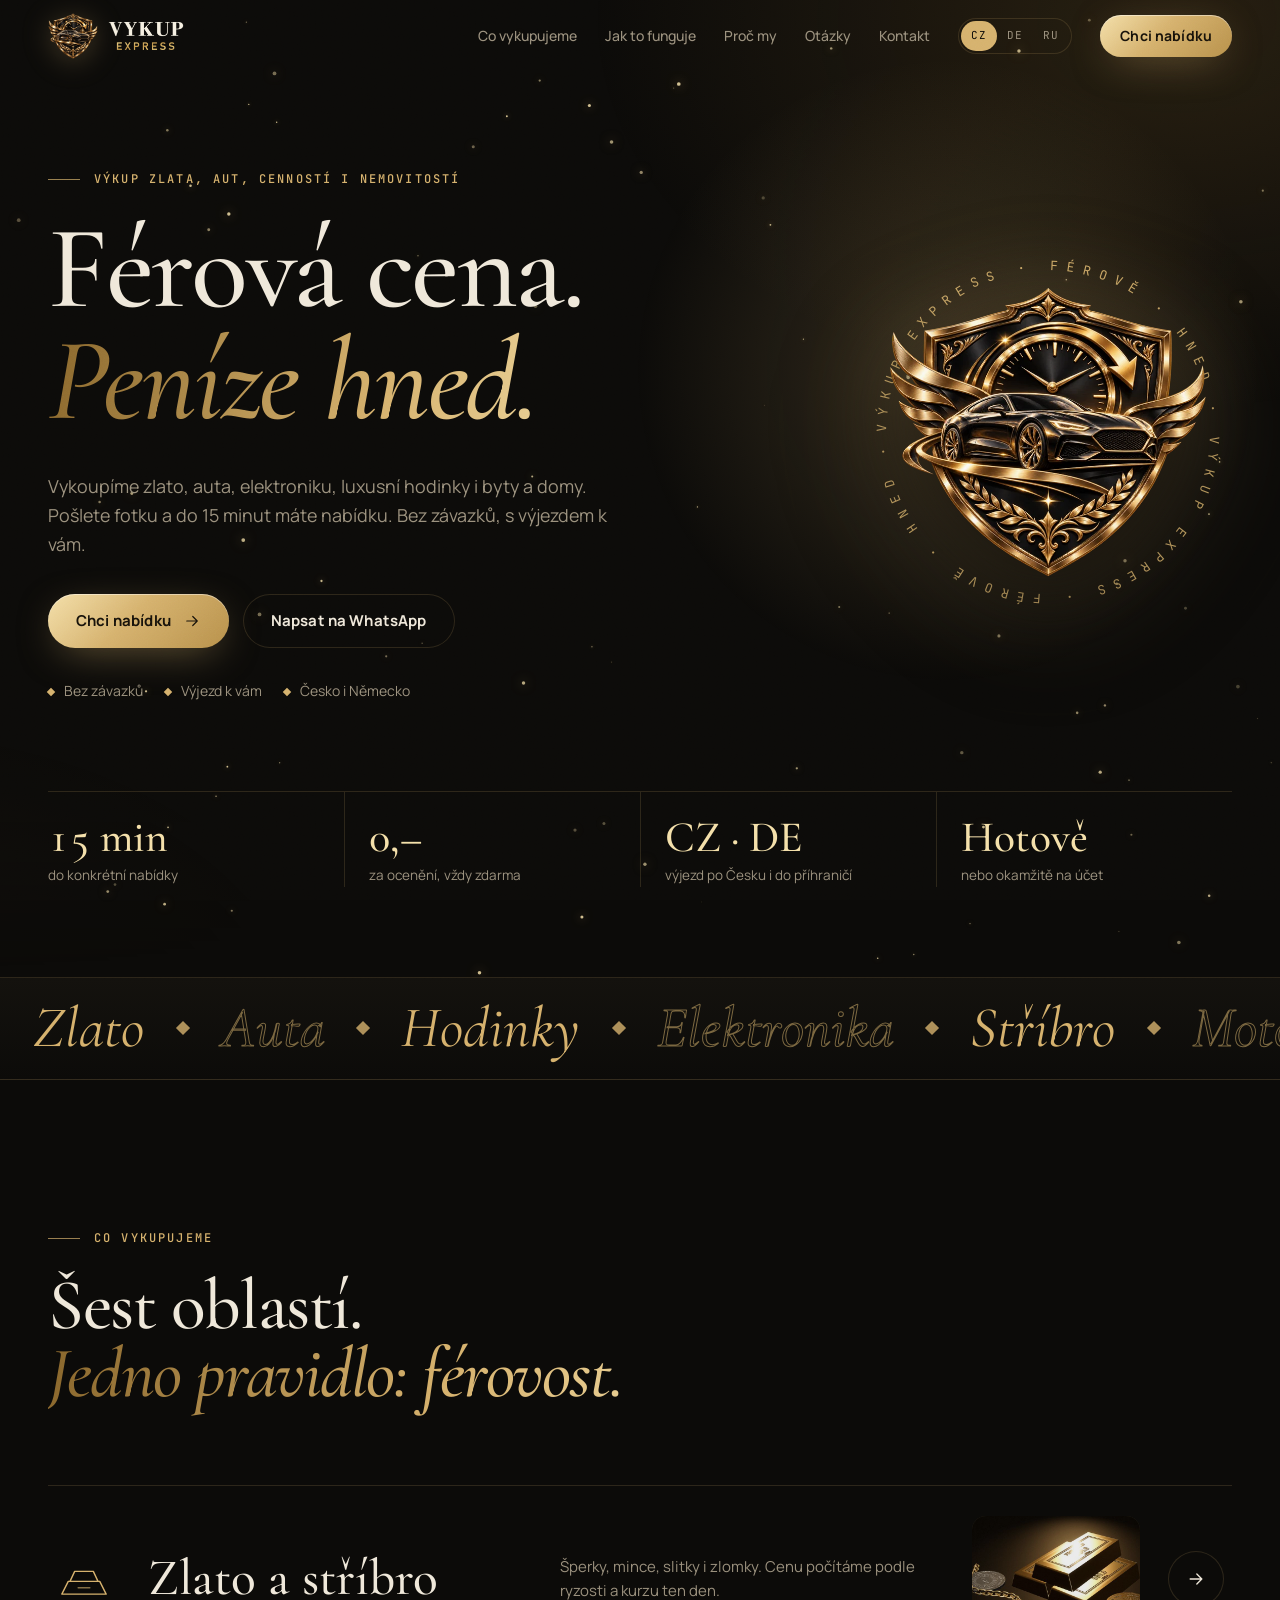
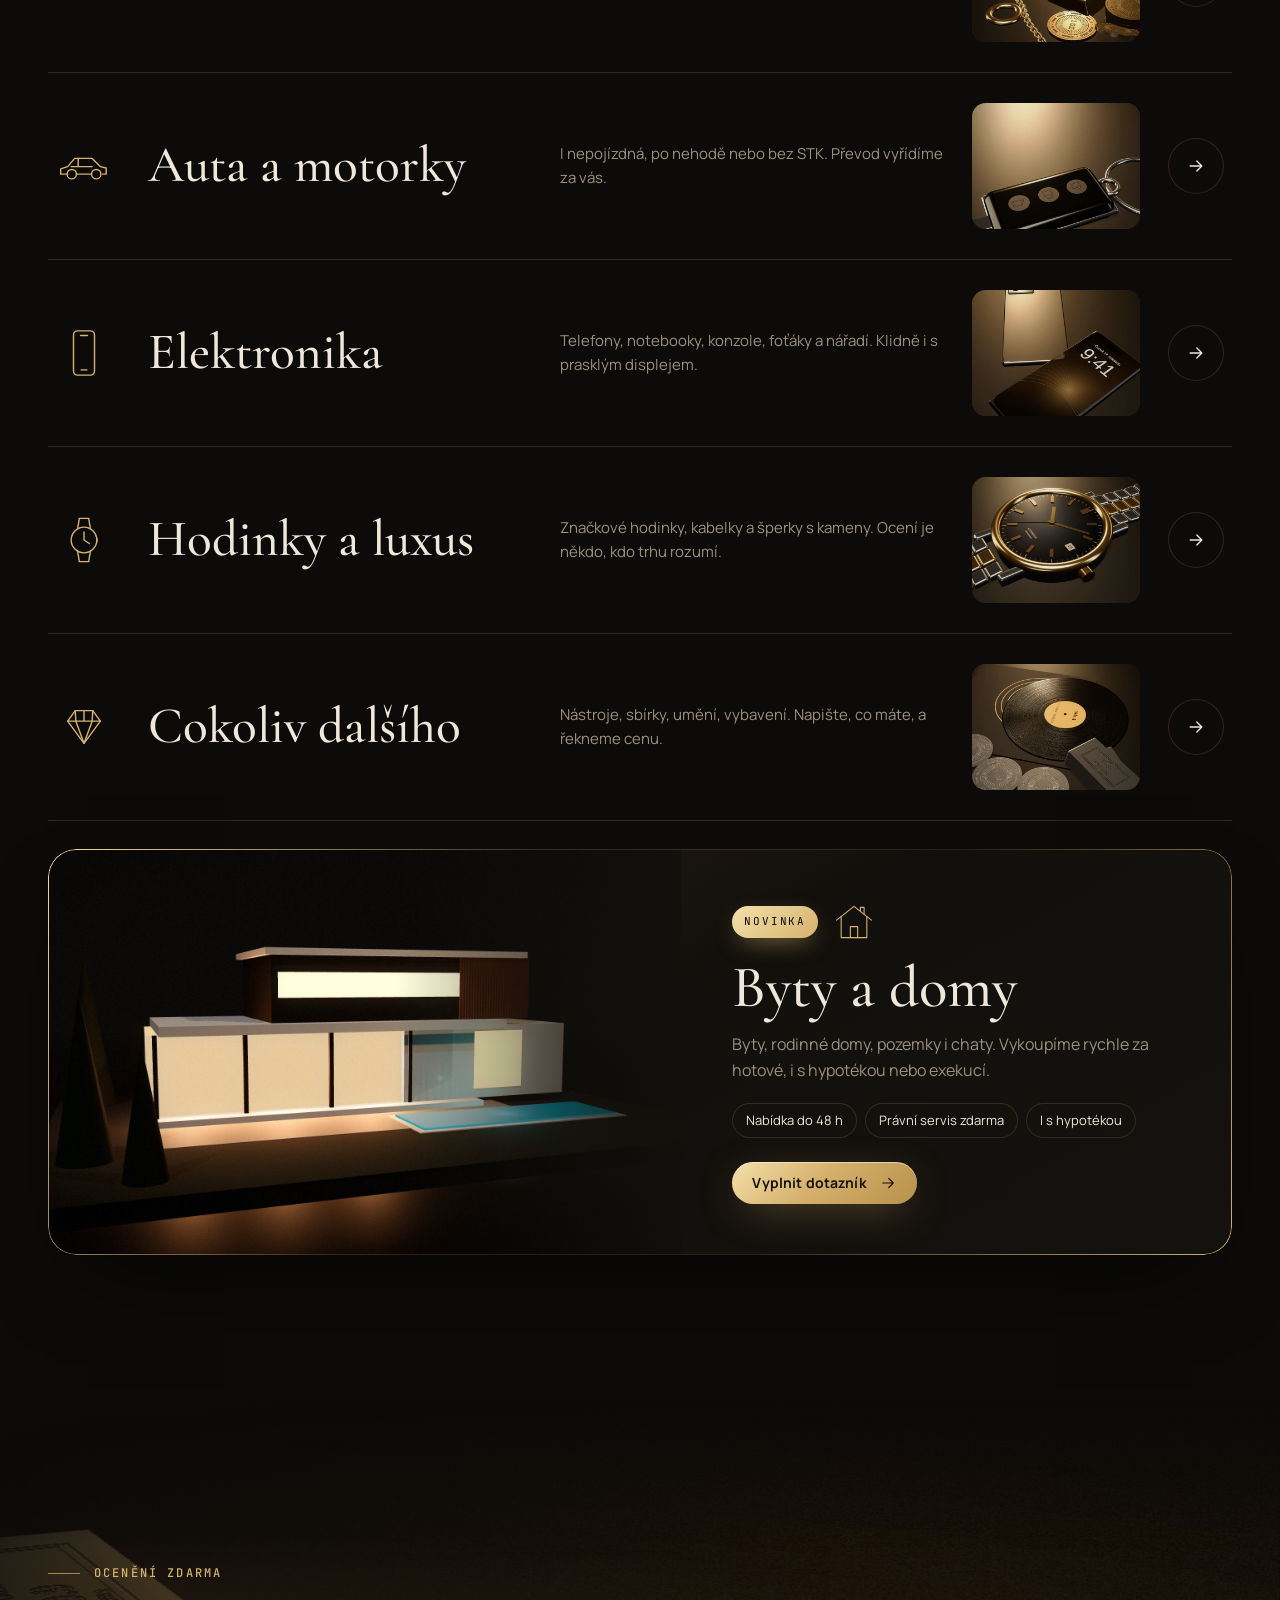
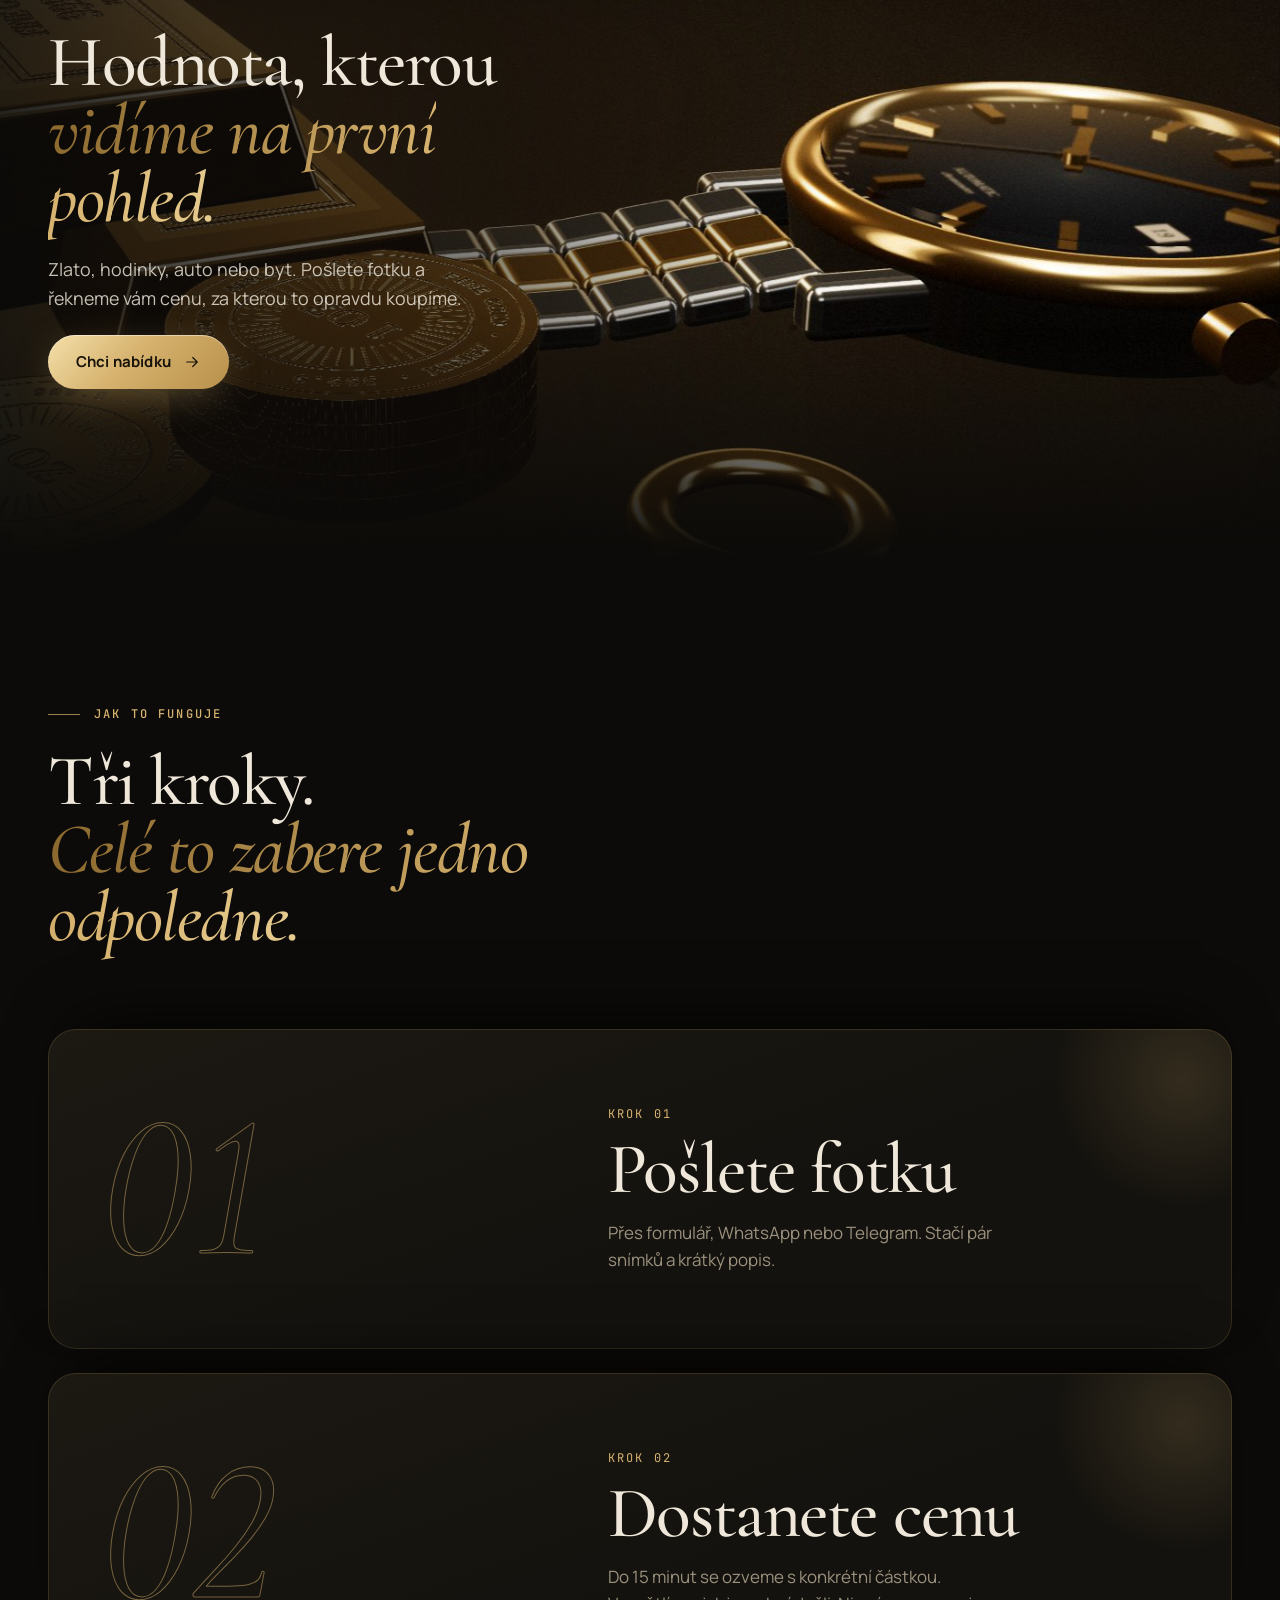
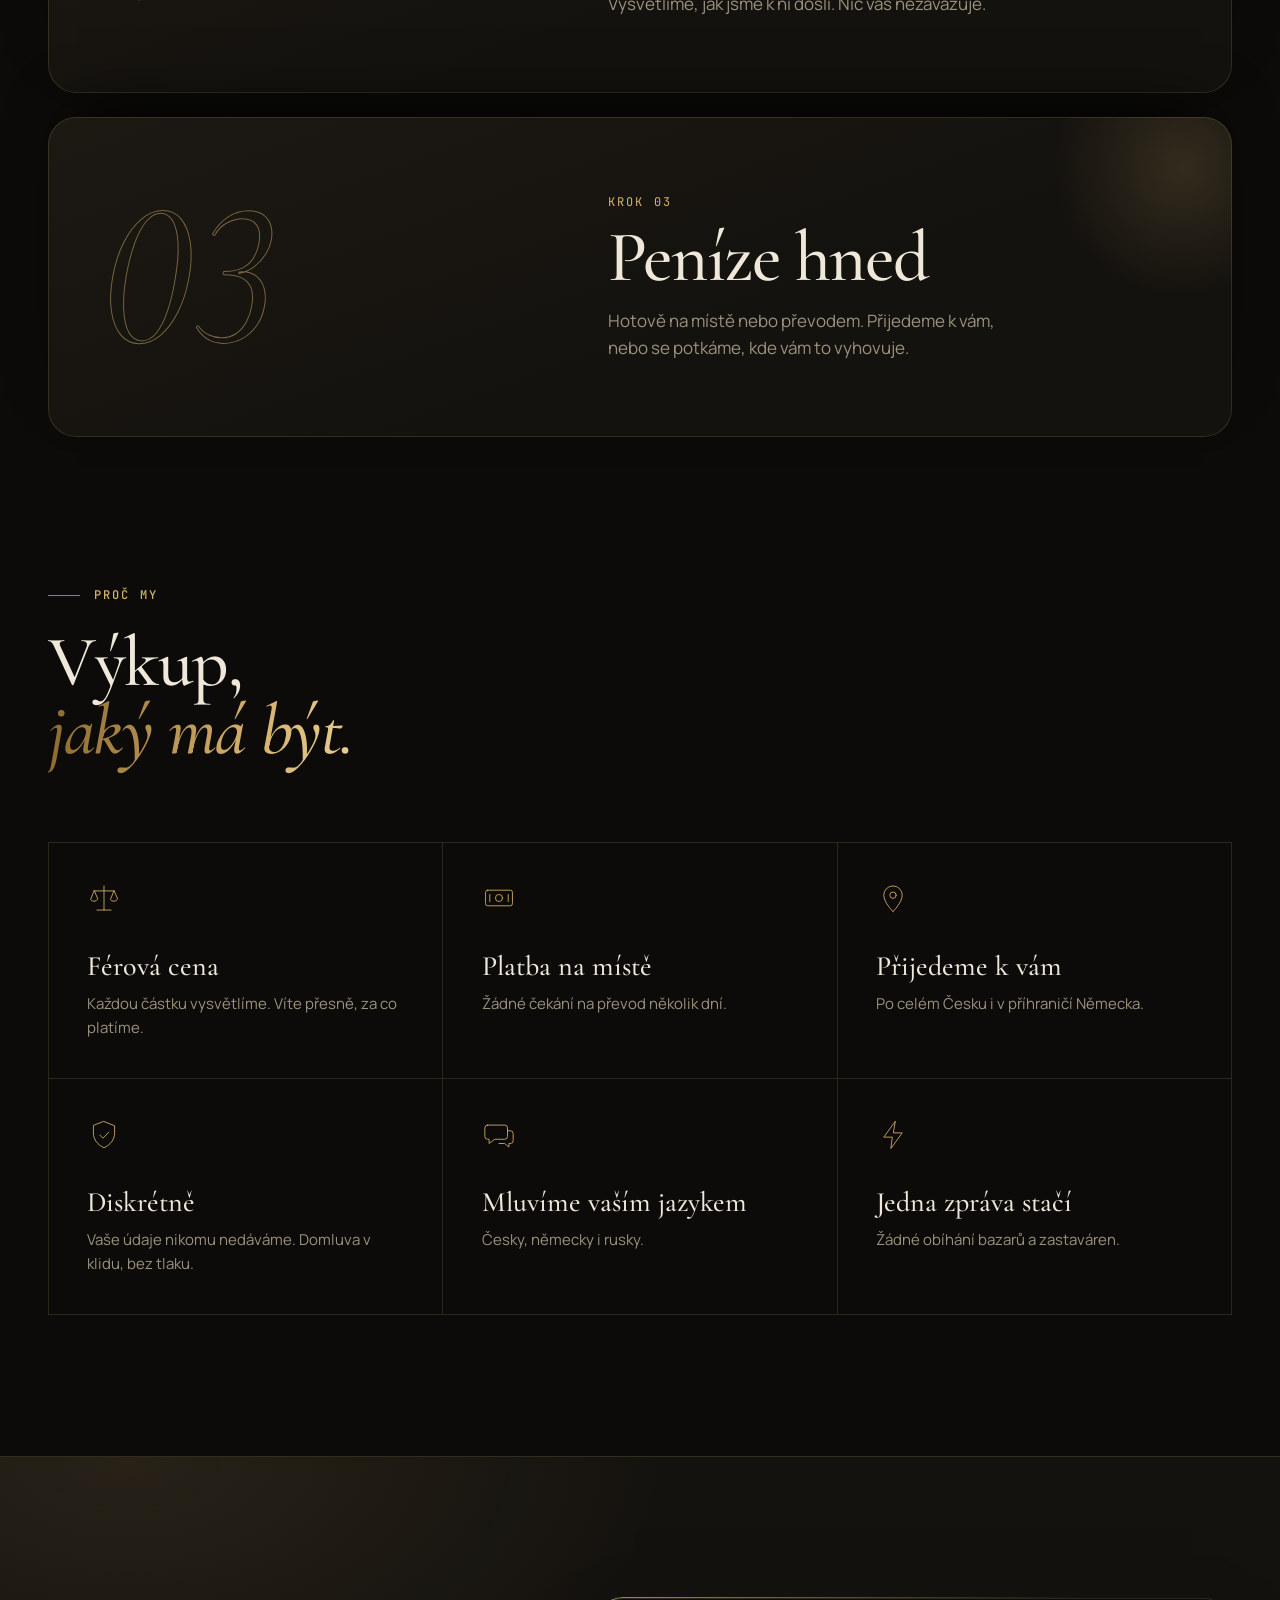
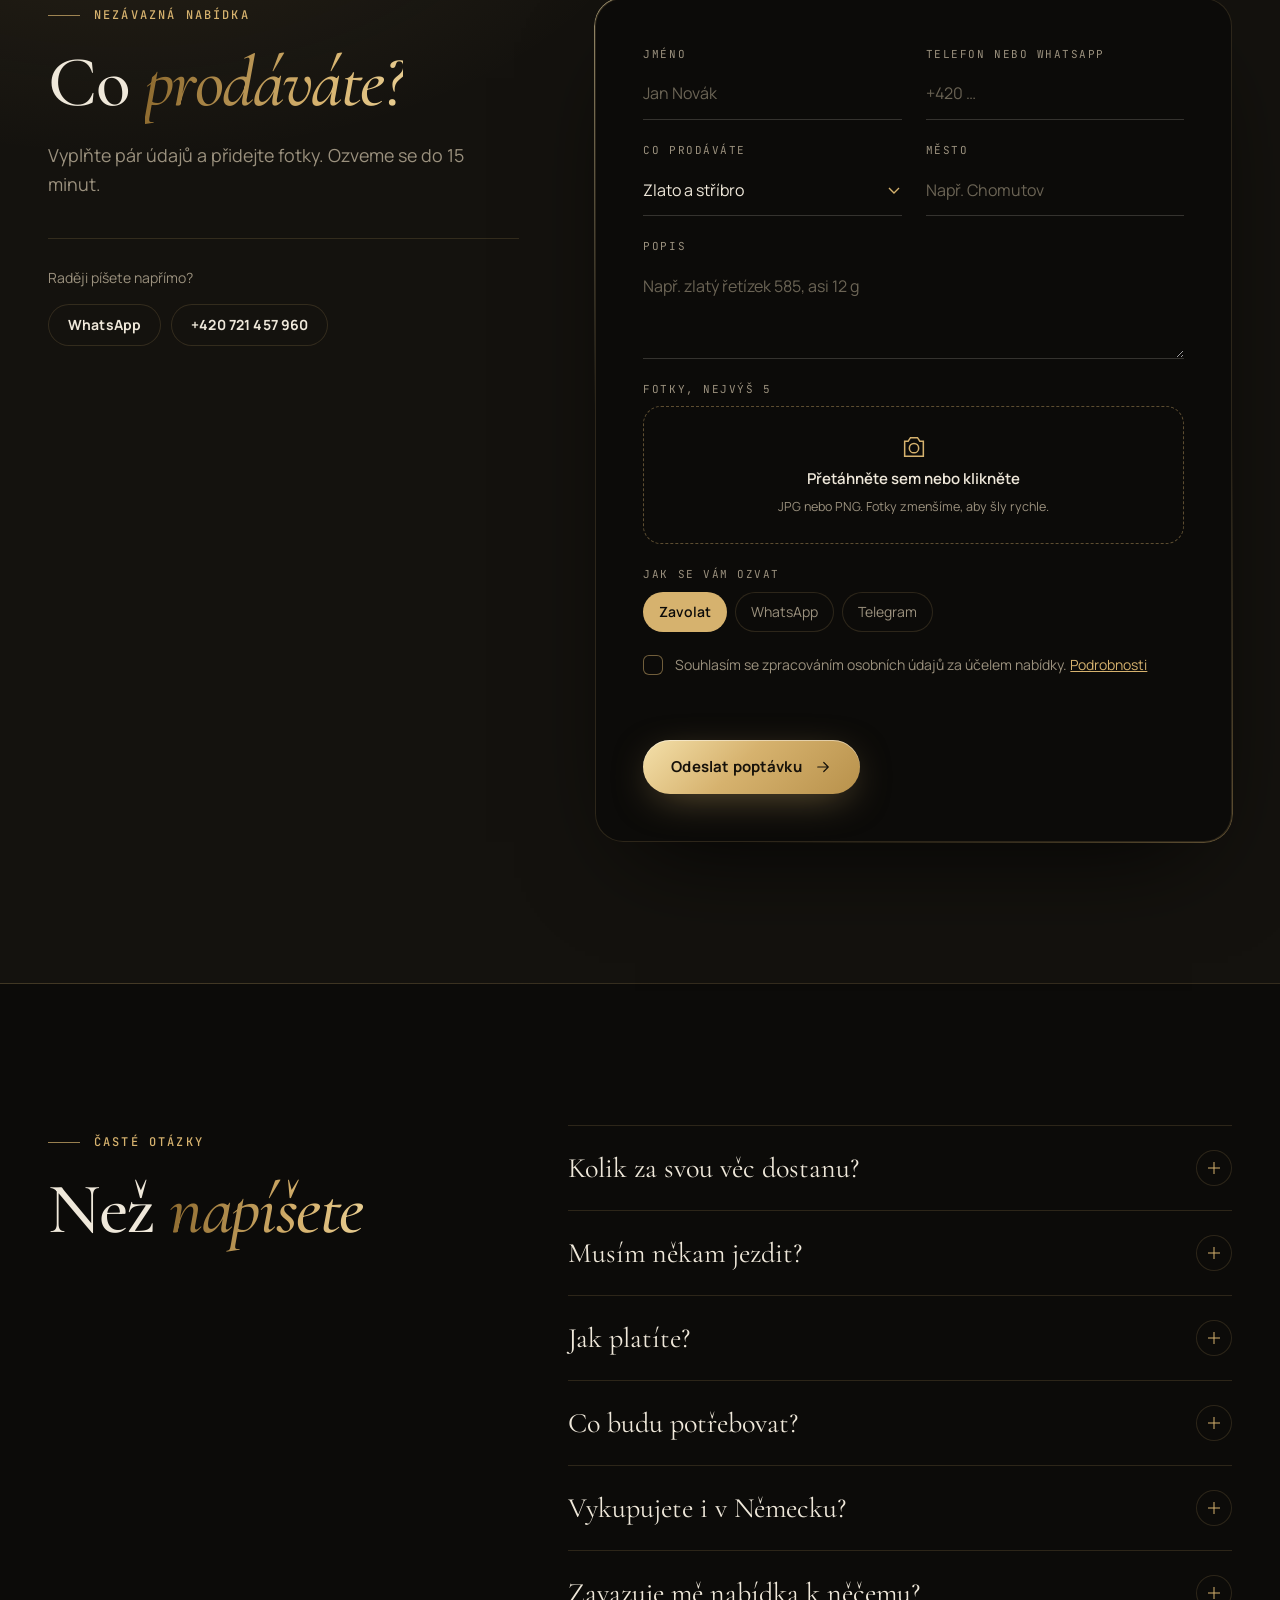
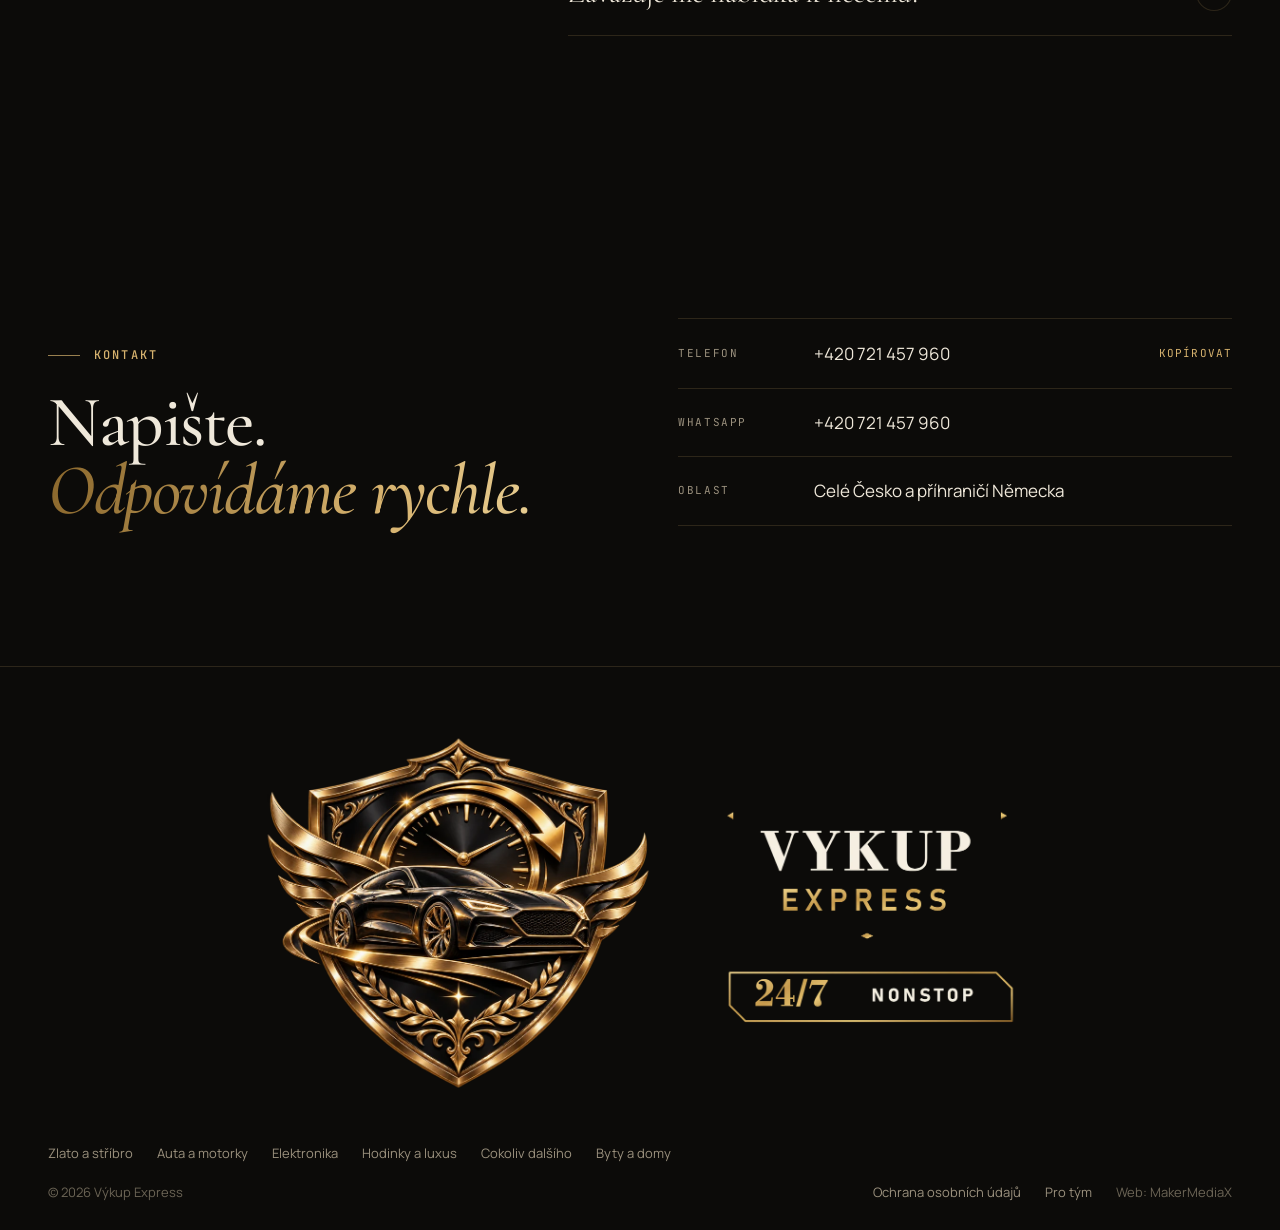
<file: index.html>
<!doctype html>
<html lang="cs">
<head>
<meta charset="utf-8">
<meta name="viewport" content="width=device-width, initial-scale=1, viewport-fit=cover">
<title>Výkup Express · Výkup zlata, aut a cenností</title>
<meta name="claude:viewport-fit-sides" content="cover">
<meta name="ve-page" content="index" data-title="home.title">
<meta name="description" content="Vykoupíme zlato, auta, elektroniku, luxusní hodinky i byty a domy. Pošlete fotku a do 15 minut máte nabídku. Bez závazků, s výjezdem k vám.">
<meta name="theme-color" content="#0c0b09">
<meta property="og:title" content="Výkup Express · Výkup zlata, aut a cenností">
<meta property="og:description" content="Vykoupíme zlato, auta, elektroniku, luxusní hodinky i byty a domy. Pošlete fotku a do 15 minut máte nabídku. Bez závazků, s výjezdem k vám.">
<link rel="icon" href="assets/brand/favicon-64.png" type="image/png">
<link rel="apple-touch-icon" href="assets/brand/apple-touch-icon.png">
<link rel="preconnect" href="https://fonts.googleapis.com"><link rel="preconnect" href="https://fonts.gstatic.com" crossorigin>
<link rel="stylesheet" href="https://fonts.googleapis.com/css2?family=Cormorant+Garamond:ital,wght@0,500;0,600;1,500;1,600&family=JetBrains+Mono:wght@400;500&family=Manrope:wght@400;500;600;700&display=swap">
<link rel="stylesheet" href="assets/style.css">
</head>
<body>

<header class="hdr"><div class="wrap">
  <a class="logo" href="index.html" aria-label="Výkup Express"><img class="lg-emblem" src="assets/brand/emblem-640.webp" alt="" width="52" height="48"><img class="lg-word" src="assets/brand/wordmark.png" alt="Výkup Express" width="302" height="120"></a>
  <nav class="nav" aria-label="Hlavní"><a href="#vykup" data-i18n="nav.buy">Co vykupujeme</a><a href="#jak" data-i18n="nav.how">Jak to funguje</a><a href="#proc" data-i18n="nav.why">Proč my</a><a href="#otazky" data-i18n="nav.faq">Otázky</a><a href="#kontakt" data-i18n="nav.contact">Kontakt</a></nav>
  <div class="langs" role="group" aria-label="Jazyk / Sprache / Язык"><button type="button" data-lang="cs" aria-pressed="true">CZ</button><button type="button" data-lang="de" aria-pressed="false">DE</button><button type="button" data-lang="ru" aria-pressed="false">RU</button></div>
  <a class="btn btn-gold btn-sm btn-cta" href="#nabidka" data-mag><span data-i18n="cta.offer">Chci nabídku</span></a>
  <button class="burger" type="button" aria-expanded="false" aria-controls="mnav" data-i18n-aria="nav.menu" aria-label="Menu"><span></span></button>
</div></header>
<div class="mnav" id="mnav" aria-hidden="true">
  <div class="top"><a class="logo" href="index.html" aria-label="Výkup Express"><img class="lg-emblem" src="assets/brand/emblem-640.webp" alt="" width="52" height="48"><img class="lg-word" src="assets/brand/wordmark.png" alt="Výkup Express" width="302" height="120"></a><button class="close" type="button" data-i18n-aria="nav.close" aria-label="Zavřít">×</button></div>
  <nav><a href="zlato.html" data-i18n="c.zlato">Zlato a stříbro</a><a href="auta.html" data-i18n="c.auta">Auta a motorky</a><a href="elektronika.html" data-i18n="c.elektronika">Elektronika</a><a href="luxus.html" data-i18n="c.luxus">Hodinky a luxus</a><a href="ostatni.html" data-i18n="c.ostatni">Cokoliv dalšího</a><a href="nemovitosti.html" data-i18n="c.nemovitosti">Byty a domy</a></nav>
  <div class="sub"><a href="#jak" data-i18n="nav.how">Jak to funguje</a><a href="#proc" data-i18n="nav.why">Proč my</a><a href="#otazky" data-i18n="nav.faq">Otázky</a><a href="#kontakt" data-i18n="nav.contact">Kontakt</a></div>
  <div class="bottom"><div class="langs" role="group" aria-label="Jazyk / Sprache / Язык"><button type="button" data-lang="cs" aria-pressed="true">CZ</button><button type="button" data-lang="de" aria-pressed="false">DE</button><button type="button" data-lang="ru" aria-pressed="false">RU</button></div><a class="btn btn-gold" href="#nabidka"><span data-i18n="cta.offer">Chci nabídku</span><svg class="arr" viewBox="0 0 24 24" fill="none" stroke="currentColor" stroke-width="1.6" stroke-linecap="round" stroke-linejoin="round" aria-hidden="true"><path d="M5 12h14M13 6l6 6-6 6"/></svg></a></div>
</div>
<main>
<section class="hero">
  <canvas class="dust" aria-hidden="true"></canvas>
  <div class="wrap">
    <div class="hero-grid">
      <div>
        <p class="eyebrow fade-in" data-i18n="hero.eyebrow">Výkup zlata, aut, cenností i nemovitostí</p>
        <h1 class="display h1">
          <span class="ln"><span class="word" style="--d:.1s" data-i18n="hero.l1">Férová cena.</span></span>
          <span class="ln"><em class="word" style="--d:.25s" data-i18n="hero.l2">Peníze hned.</em></span>
        </h1>
        <p class="lead fade-in" style="--d:.5s" data-i18n="hero.sub">Vykoupíme zlato, auta, elektroniku, luxusní hodinky i byty a domy. Pošlete fotku a do 15 minut máte nabídku. Bez závazků, s výjezdem k vám.</p>
        <div class="hero-ctas fade-in" style="--d:.65s">
          <a class="btn btn-gold" href="#nabidka" data-mag><span data-i18n="cta.offer">Chci nabídku</span><svg class="arr" viewBox="0 0 24 24" fill="none" stroke="currentColor" stroke-width="1.6" stroke-linecap="round" stroke-linejoin="round" aria-hidden="true"><path d="M5 12h14M13 6l6 6-6 6"/></svg></a>
          <a class="btn btn-ghost" href="#" data-wa><span data-i18n="cta.write">Napsat na WhatsApp</span></a>
        </div>
        <ul class="chips fade-in" style="--d:.8s"><li data-i18n="chip.1">Bez závazků</li><li data-i18n="chip.2">Výjezd k vám</li><li data-i18n="chip.3">Česko i Německo</li></ul>
      </div>
      <div class="seal fade-in" style="--d:.3s" aria-hidden="true">
        <svg class="ring" viewBox="0 0 300 300"><defs><path id="circ" d="M150 150m-132 0a132 132 0 1 1 264 0a132 132 0 1 1-264 0"/></defs><text textLength="820" lengthAdjust="spacing"><textPath href="#circ" id="ringText" textLength="820" lengthAdjust="spacing">VÝKUP EXPRESS · FÉROVĚ · HNED · VÝKUP EXPRESS · FÉROVĚ · HNED · </textPath></text></svg>
        <div class="coin emblem"><img src="assets/brand/emblem-640.webp" alt="" width="640" height="586"></div>
      </div>
    </div>
    <div class="stats fade-in" style="--d:.9s"><div class="stat"><b data-i18n="stat.1.v">15 min</b><span data-i18n="stat.1.l">do konkrétní nabídky</span></div><div class="stat"><b data-i18n="stat.2.v">0,–</b><span data-i18n="stat.2.l">za ocenění, vždy zdarma</span></div><div class="stat"><b data-i18n="stat.3.v">CZ · DE</b><span data-i18n="stat.3.l">výjezd po Česku i do příhraničí</span></div><div class="stat"><b data-i18n="stat.4.v">Hotově</b><span data-i18n="stat.4.l">nebo okamžitě na účet</span></div></div>
  </div>
</section>

<div class="marquee" aria-hidden="true"><div class="track"><div class="grp"><span class="it" data-i18n="mq.1">Zlato</span><span class="dm"></span><span class="it" data-i18n="mq.2">Auta</span><span class="dm"></span><span class="it" data-i18n="mq.3">Hodinky</span><span class="dm"></span><span class="it" data-i18n="mq.4">Elektronika</span><span class="dm"></span><span class="it" data-i18n="mq.5">Stříbro</span><span class="dm"></span><span class="it" data-i18n="mq.6">Motorky</span><span class="dm"></span><span class="it" data-i18n="mq.7">Šperky</span><span class="dm"></span><span class="it" data-i18n="mq.8">Nářadí</span><span class="dm"></span><span class="it" data-i18n="mq.9">Byty</span><span class="dm"></span><span class="it" data-i18n="mq.10">Domy</span><span class="dm"></span></div><div class="grp"><span class="it" data-i18n="mq.1">Zlato</span><span class="dm"></span><span class="it" data-i18n="mq.2">Auta</span><span class="dm"></span><span class="it" data-i18n="mq.3">Hodinky</span><span class="dm"></span><span class="it" data-i18n="mq.4">Elektronika</span><span class="dm"></span><span class="it" data-i18n="mq.5">Stříbro</span><span class="dm"></span><span class="it" data-i18n="mq.6">Motorky</span><span class="dm"></span><span class="it" data-i18n="mq.7">Šperky</span><span class="dm"></span><span class="it" data-i18n="mq.8">Nářadí</span><span class="dm"></span><span class="it" data-i18n="mq.9">Byty</span><span class="dm"></span><span class="it" data-i18n="mq.10">Domy</span><span class="dm"></span></div></div></div>

<section class="sec" id="vykup"><div class="wrap">
  <div class="sec-head"><div class="rv"><p class="eyebrow" data-i18n="cat.eyebrow">Co vykupujeme</p><h2 class="display h2" data-i18n-html="cat.title.h">Šest oblastí.<br><em>Jedno pravidlo: férovost.</em></h2></div></div>
  <div class="cats">
    <a class="cat rv" href="zlato.html" style="--d:0.00s">
      <span class="ico"><svg viewBox="0 0 48 48" class="" aria-hidden="true"><path d="M5 37h38l-5.5-11h-27zM12 26l4-8.5h16l4 8.5"/><path d="M19 31.5h10" opacity=".6"/></svg></span>
      <h3 data-i18n="c.zlato">Zlato a stříbro</h3>
      <p data-i18n="c.zlato.d">Šperky, mince, slitky i zlomky. Cenu počítáme podle ryzosti a kurzu ten den.</p>
      <span class="thumb"><img src="assets/img/zlato-thumb.jpg" alt="" width="640" height="480" loading="lazy"></span>
      <span class="go"><svg viewBox="0 0 24 24" fill="none" stroke="currentColor" stroke-width="1.6" stroke-linecap="round" stroke-linejoin="round" aria-hidden="true"><path d="M5 12h14M13 6l6 6-6 6"/></svg></span>
    </a>
    <a class="cat rv" href="auta.html" style="--d:0.06s">
      <span class="ico"><svg viewBox="0 0 48 48" class="" aria-hidden="true"><path d="M4 31v-4.5l6-2 6-7h15l7 7 5 1.2V31h-3M30 31H18M9 31H4"/><circle cx="13.5" cy="31" r="4"/><circle cx="34.5" cy="31" r="4"/><path d="M19 17.5v7h-6M31 24.5h-12"/></svg></span>
      <h3 data-i18n="c.auta">Auta a motorky</h3>
      <p data-i18n="c.auta.d">I nepojízdná, po nehodě nebo bez STK. Převod vyřídíme za vás.</p>
      <span class="thumb"><img src="assets/img/auta-thumb.jpg" alt="" width="640" height="480" loading="lazy"></span>
      <span class="go"><svg viewBox="0 0 24 24" fill="none" stroke="currentColor" stroke-width="1.6" stroke-linecap="round" stroke-linejoin="round" aria-hidden="true"><path d="M5 12h14M13 6l6 6-6 6"/></svg></span>
    </a>
    <a class="cat rv" href="elektronika.html" style="--d:0.12s">
      <span class="ico"><svg viewBox="0 0 48 48" class="" aria-hidden="true"><rect x="15" y="5" width="18" height="38" rx="3.5"/><path d="M21.5 38.5h5M21 9h6"/></svg></span>
      <h3 data-i18n="c.elektronika">Elektronika</h3>
      <p data-i18n="c.elektronika.d">Telefony, notebooky, konzole, foťáky a nářadí. Klidně i s prasklým displejem.</p>
      <span class="thumb"><img src="assets/img/elektronika-thumb.jpg" alt="" width="640" height="480" loading="lazy"></span>
      <span class="go"><svg viewBox="0 0 24 24" fill="none" stroke="currentColor" stroke-width="1.6" stroke-linecap="round" stroke-linejoin="round" aria-hidden="true"><path d="M5 12h14M13 6l6 6-6 6"/></svg></span>
    </a>
    <a class="cat rv" href="luxus.html" style="--d:0.18s">
      <span class="ico"><svg viewBox="0 0 48 48" class="" aria-hidden="true"><circle cx="24" cy="24" r="11"/><path d="M18.5 14.5l1.5-9h8l1.5 9M18.5 33.5l1.5 9h8l1.5-9M24 17v7l4.5 3M35 22.5v3"/></svg></span>
      <h3 data-i18n="c.luxus">Hodinky a luxus</h3>
      <p data-i18n="c.luxus.d">Značkové hodinky, kabelky a šperky s kameny. Ocení je někdo, kdo trhu rozumí.</p>
      <span class="thumb"><img src="assets/img/luxus-thumb.jpg" alt="" width="640" height="480" loading="lazy"></span>
      <span class="go"><svg viewBox="0 0 24 24" fill="none" stroke="currentColor" stroke-width="1.6" stroke-linecap="round" stroke-linejoin="round" aria-hidden="true"><path d="M5 12h14M13 6l6 6-6 6"/></svg></span>
    </a>
    <a class="cat rv" href="ostatni.html" style="--d:0.24s">
      <span class="ico"><svg viewBox="0 0 48 48" class="" aria-hidden="true"><path d="M10 19l6.5-9h15l6.5 9-14 19z"/><path d="M10 19h28M17 19l7 19 7-19M16.5 10l.5 9M31.5 10l-.5 9M24 10v9"/></svg></span>
      <h3 data-i18n="c.ostatni">Cokoliv dalšího</h3>
      <p data-i18n="c.ostatni.d">Nástroje, sbírky, umění, vybavení. Napište, co máte, a řekneme cenu.</p>
      <span class="thumb"><img src="assets/img/ostatni-thumb.jpg" alt="" width="640" height="480" loading="lazy"></span>
      <span class="go"><svg viewBox="0 0 24 24" fill="none" stroke="currentColor" stroke-width="1.6" stroke-linecap="round" stroke-linejoin="round" aria-hidden="true"><path d="M5 12h14M13 6l6 6-6 6"/></svg></span>
    </a>
    <a class="feat rv" href="nemovitosti.html">
      <span class="feat-img"><img src="assets/img/nemovitosti-wide.jpg" alt="" data-i18n-alt="c.nemovitosti" width="2000" height="1000" loading="lazy"></span>
      <span class="feat-body">
        <span class="feat-top"><span class="ph-badge static" data-i18n="badge.new">Novinka</span><span class="ico"><svg viewBox="0 0 48 48" class="" aria-hidden="true"><path d="M5 22L24 7l19 15"/><path d="M10 18v23h28V18"/><path d="M20 41V29h8v12M31 12V8h4v7.5"/></svg></span></span>
        <h3 data-i18n="c.nemovitosti">Byty a domy</h3>
        <p data-i18n="c.nemovitosti.d">Byty, rodinné domy, pozemky i chaty. Vykoupíme rychle za hotové, i s hypotékou nebo exekucí.</p>
        <ul class="feat-k"><li data-i18n="feat.k1">Nabídka do 48 h</li><li data-i18n="feat.k2">Právní servis zdarma</li><li data-i18n="feat.k3">I s hypotékou</li></ul>
        <span class="btn btn-gold btn-sm"><span data-i18n="feat.cta">Vyplnit dotazník</span><svg class="arr" viewBox="0 0 24 24" fill="none" stroke="currentColor" stroke-width="1.6" stroke-linecap="round" stroke-linejoin="round" aria-hidden="true"><path d="M5 12h14M13 6l6 6-6 6"/></svg></span>
      </span>
    </a></div>
</div></section>

<section class="band band-home" aria-labelledby="band-t">
  <div class="band-img"><img src="assets/img/hero-wide.jpg" alt="" width="2400" height="1030" loading="lazy" data-par></div>
  <div class="wrap band-cap rv">
    <p class="eyebrow" data-i18n="band.eyebrow">Ocenění zdarma</p>
    <h2 class="display h2" id="band-t" data-i18n-html="band.title.h">Hodnota, kterou<br><em>vidíme na první pohled.</em></h2>
    <p class="lead" data-i18n="band.sub">Zlato, hodinky, auto nebo byt. Pošlete fotku a řekneme vám cenu, za kterou to opravdu koupíme.</p>
    <a class="btn btn-gold" href="#nabidka" data-mag><span data-i18n="cta.offer">Chci nabídku</span><svg class="arr" viewBox="0 0 24 24" fill="none" stroke="currentColor" stroke-width="1.6" stroke-linecap="round" stroke-linejoin="round" aria-hidden="true"><path d="M5 12h14M13 6l6 6-6 6"/></svg></a>
  </div>
</section>
<section class="sec" id="jak"><div class="wrap">
  <div class="sec-head"><div class="rv"><p class="eyebrow" data-i18n="how.eyebrow">Jak to funguje</p><h2 class="display h2" data-i18n-html="how.title.h">Tři kroky.<br><em>Celé to zabere jedno odpoledne.</em></h2></div></div>
  <div class="stack">
    <article class="step">
      <div class="num" aria-hidden="true">01</div>
      <div><p class="lbl"><span data-i18n="step.label">Krok</span> 01</p><h3 class="display h2" data-i18n="step.1.t">Pošlete fotku</h3><p data-i18n="step.1.d">Přes formulář, WhatsApp nebo Telegram. Stačí pár snímků a krátký popis.</p></div>
    </article>
    <article class="step">
      <div class="num" aria-hidden="true">02</div>
      <div><p class="lbl"><span data-i18n="step.label">Krok</span> 02</p><h3 class="display h2" data-i18n="step.2.t">Dostanete cenu</h3><p data-i18n="step.2.d">Do 15 minut se ozveme s konkrétní částkou. Vysvětlíme, jak jsme k ní došli. Nic vás nezavazuje.</p></div>
    </article>
    <article class="step">
      <div class="num" aria-hidden="true">03</div>
      <div><p class="lbl"><span data-i18n="step.label">Krok</span> 03</p><h3 class="display h2" data-i18n="step.3.t">Peníze hned</h3><p data-i18n="step.3.d">Hotově na místě nebo převodem. Přijedeme k vám, nebo se potkáme, kde vám to vyhovuje.</p></div>
    </article></div>
</div></section>

<section class="sec" id="proc" style="padding-top:0"><div class="wrap">
  <div class="sec-head"><div class="rv"><p class="eyebrow" data-i18n="why.eyebrow">Proč my</p><h2 class="display h2" data-i18n-html="why.title.h">Výkup,<br><em>jaký má být.</em></h2></div></div>
  <div class="why"><div class="rv" style="--d:0.00s"><svg viewBox="0 0 48 48" class="" aria-hidden="true"><path d="M24 7v34M14 41h20M10 14h28M10 14l-5 12a6 6 0 0 0 10 0zM38 14l-5 12a6 6 0 0 0 10 0z"/></svg><h3 data-i18n="why.1.t">Férová cena</h3><p data-i18n="why.1.d">Každou částku vysvětlíme. Víte přesně, za co platíme.</p></div><div class="rv" style="--d:0.08s"><svg viewBox="0 0 48 48" class="" aria-hidden="true"><rect x="5" y="13" width="38" height="22" rx="3"/><circle cx="24" cy="24" r="5"/><path d="M11 19v10M37 19v10"/></svg><h3 data-i18n="why.2.t">Platba na místě</h3><p data-i18n="why.2.d">Žádné čekání na převod několik dní.</p></div><div class="rv" style="--d:0.16s"><svg viewBox="0 0 48 48" class="" aria-hidden="true"><path d="M24 43s13-12.5 13-23a13 13 0 0 0-26 0c0 10.5 13 23 13 23z"/><circle cx="24" cy="20" r="4.5"/></svg><h3 data-i18n="why.3.t">Přijedeme k vám</h3><p data-i18n="why.3.d">Po celém Česku i v příhraničí Německa.</p></div><div class="rv" style="--d:0.00s"><svg viewBox="0 0 48 48" class="" aria-hidden="true"><path d="M24 5l15 6v10c0 10-6.5 17-15 21-8.5-4-15-11-15-21V11z"/><path d="M18 24l4.5 4.5L31 20"/></svg><h3 data-i18n="why.4.t">Diskrétně</h3><p data-i18n="why.4.d">Vaše údaje nikomu nedáváme. Domluva v klidu, bez tlaku.</p></div><div class="rv" style="--d:0.08s"><svg viewBox="0 0 48 48" class="" aria-hidden="true"><path d="M8 10h24a4 4 0 0 1 4 4v12a4 4 0 0 1-4 4H18l-8 6v-6H8a4 4 0 0 1-4-4V14a4 4 0 0 1 4-4z"/><path d="M36 18h4a4 4 0 0 1 4 4v10a4 4 0 0 1-4 4h-2v5l-6-5h-8"/></svg><h3 data-i18n="why.5.t">Mluvíme vaším jazykem</h3><p data-i18n="why.5.d">Česky, německy i rusky.</p></div><div class="rv" style="--d:0.16s"><svg viewBox="0 0 48 48" class="" aria-hidden="true"><path d="M27 5L11 27h12l-2 16 16-22H25z"/></svg><h3 data-i18n="why.6.t">Jedna zpráva stačí</h3><p data-i18n="why.6.d">Žádné obíhání bazarů a zastaváren.</p></div></div>
</div></section>

<section class="sec offer" id="nabidka"><div class="wrap offer-grid">
  <div class="offer-aside rv">
    <p class="eyebrow" data-i18n="form.eyebrow">Nezávazná nabídka</p>
    <h2 class="display h2" data-i18n-html="form.title.h">Co <em>prodáváte?</em></h2>
    <p class="lead" data-i18n="form.sub">Vyplňte pár údajů a přidejte fotky. Ozveme se do 15 minut.</p>
    <div class="direct">
      <p data-i18n="form.alt">Raději píšete napřímo?</p>
      <div class="row">
        <a class="btn btn-ghost btn-sm" href="#" data-wa>WhatsApp</a>
        <a class="btn btn-ghost btn-sm" href="#" data-tg>Telegram</a>
        <a class="btn btn-ghost btn-sm" href="#" data-tel><span data-cfg="phone">+420</span></a>
      </div>
    </div>
  </div>
  <div class="card-form rv" style="--d:.1s">
    <div id="form-body">
    <form id="offer-form" novalidate data-cat="">
      <input type="hidden" id="f-lang" value="cs">
      <div class="fgrid">
        <div class="fld"><label for="f-name" data-i18n="f.name">Jméno</label><input type="text" id="f-name" autocomplete="name" data-i18n-ph="f.name.ph" placeholder="Jan Novák" required></div>
        <div class="fld"><label for="f-phone" data-i18n="f.phone">Telefon nebo WhatsApp</label><input type="tel" id="f-phone" autocomplete="tel" inputmode="tel" data-i18n-ph="f.phone.ph" placeholder="+420 …" required></div>
        <div class="fld"><label for="f-cat" data-i18n="f.cat">Co prodáváte</label><select id="f-cat"><option value="zlato" data-i18n="opt.zlato">Zlato a stříbro</option><option value="auta" data-i18n="opt.auta">Auto nebo motorka</option><option value="elektronika" data-i18n="opt.elektronika">Elektronika</option><option value="luxus" data-i18n="opt.luxus">Hodinky a luxus</option><option value="ostatni" data-i18n="opt.ostatni">Něco jiného</option><option value="nemovitosti" data-i18n="opt.nemovitosti">Byt nebo dům</option></select></div>
        <div class="fld"><label for="f-city" data-i18n="f.city">Město</label><input type="text" id="f-city" autocomplete="address-level2" data-i18n-ph="f.city.ph" placeholder="Např. Chomutov"></div>
        <p class="cat-hint full" id="f-cat-hint" hidden><span data-i18n="f.cat.hint">U nemovitostí potřebujeme víc údajů. Vyplňte prosím krátký dotazník.</span> <a href="nemovitosti.html#nabidka"><span data-i18n="f.cat.hint.a">Otevřít dotazník</span> →</a></p>
        <div class="fld full"><label for="f-desc" data-i18n="f.desc">Popis</label><textarea id="f-desc" rows="3" data-i18n-ph="f.desc.ph" placeholder="Např. zlatý řetízek 585, asi 12 g"></textarea></div>
        <div class="fld full"><span class="lab" data-i18n="f.photos">Fotky, nejvýš 5</span>
          <label class="drop" for="f-photos">
            <svg viewBox="0 0 24 24" aria-hidden="true"><path d="M4 7h3l2-3h6l2 3h3v13H4z"/><circle cx="12" cy="13" r="4"/></svg>
            <b data-i18n="f.photos.hint">Přetáhněte sem nebo klikněte</b><small data-i18n="f.photos.note">JPG nebo PNG. Fotky zmenšíme, aby šly rychle.</small>
            <input type="file" id="f-photos" accept="image/*" multiple>
          </label>
          <div class="thumbs" id="thumbs"></div>
        </div>
        <div class="fld full"><span class="lab" data-i18n="f.contact">Jak se vám ozvat</span><div class="seg"><input type="radio" name="contact" id="cp-call" value="call" checked><label for="cp-call" data-i18n="f.contact.call">Zavolat</label><input type="radio" name="contact" id="cp-whatsapp" value="whatsapp"><label for="cp-whatsapp">WhatsApp</label><input type="radio" name="contact" id="cp-telegram" value="telegram"><label for="cp-telegram">Telegram</label></div></div>
        <label class="check full" for="f-gdpr"><input type="checkbox" id="f-gdpr"><span><span data-i18n="f.gdpr">Souhlasím se zpracováním osobních údajů za účelem nabídky.</span> <a href="gdpr.html" data-i18n="f.gdpr.link">Podrobnosti</a></span></label>
      </div>
      <p class="form-msg" id="f-msg" role="alert"></p>
      <div class="form-foot">
        <button class="btn btn-gold" type="submit" id="f-submit" data-mag><span data-i18n="f.submit">Odeslat poptávku</span><svg class="arr" viewBox="0 0 24 24" fill="none" stroke="currentColor" stroke-width="1.6" stroke-linecap="round" stroke-linejoin="round" aria-hidden="true"><path d="M5 12h14M13 6l6 6-6 6"/></svg></button>
      </div>
      <p class="demo-note" id="demo-note" hidden data-i18n="demo.note">Ukázkový režim: poptávka se uloží jen v tomto prohlížeči a najdete ji v administraci.</p>
    </form>
    </div>
    <div class="form-ok" id="form-ok" hidden>
      <div class="tick"><svg viewBox="0 0 24 24"><path d="M5 12.5l4.5 4.5L19 7.5"/></svg></div>
      <h3 class="display h3" data-i18n="f.ok.title">Díky, máme to.</h3>
      <p data-i18n="f.ok.text">Ozveme se do 15 minut na číslo, které jste zadali.</p>
      <button class="btn btn-ghost btn-sm" type="button" id="f-again"><span data-i18n="f.ok.again">Poslat další poptávku</span></button>
    </div>
  </div>
</div></section>
<section class="sec" id="otazky"><div class="wrap faq-grid">
  <div class="rv"><p class="eyebrow" data-i18n="faq.eyebrow">Časté otázky</p><h2 class="display h2" data-i18n-html="faq.title.h">Než <em>napíšete</em></h2></div>
  <div class="faq"><details class="rv"><summary><span data-i18n="faq.1.q">Kolik za svou věc dostanu?</span><i aria-hidden="true"></i></summary><div class="ans" data-i18n="faq.1.a">Záleží na stavu, ryzosti a ceně na trhu. Podle fotek vám řekneme konkrétní částku. Ocenění je zdarma.</div></details><details class="rv"><summary><span data-i18n="faq.2.q">Musím někam jezdit?</span><i aria-hidden="true"></i></summary><div class="ans" data-i18n="faq.2.a">Nemusíte. Přijedeme domů, do práce, nebo kamkoliv po domluvě.</div></details><details class="rv"><summary><span data-i18n="faq.3.q">Jak platíte?</span><i aria-hidden="true"></i></summary><div class="ans" data-i18n="faq.3.a">Hotově na místě, nebo okamžitým převodem na účet. Vyberete si.</div></details><details class="rv"><summary><span data-i18n="faq.4.q">Co budu potřebovat?</span><i aria-hidden="true"></i></summary><div class="ans" data-i18n="faq.4.a">Doklad totožnosti. U zlata a aut ho vyžaduje zákon, u aut navíc technický průkaz.</div></details><details class="rv"><summary><span data-i18n="faq.5.q">Vykupujete i v Německu?</span><i aria-hidden="true"></i></summary><div class="ans" data-i18n="faq.5.a">Ano, v příhraničí a po domluvě i dál. Mluvíme německy.</div></details><details class="rv"><summary><span data-i18n="faq.6.q">Zavazuje mě nabídka k něčemu?</span><i aria-hidden="true"></i></summary><div class="ans" data-i18n="faq.6.a">Ne. Když se vám cena nebude líbit, prostě řeknete ne.</div></details></div>
</div></section>
<section class="sec" id="kontakt"><div class="wrap contact-grid">
  <div class="rv"><p class="eyebrow" data-i18n="ct.eyebrow">Kontakt</p><h2 class="display h2" data-i18n-html="ct.title.h">Napište.<br><em>Odpovídáme rychle.</em></h2></div>
  <dl class="cinfo rv" style="--d:.1s">
    <div><dt data-i18n="ct.phone">Telefon</dt><dd><a href="#" data-tel data-cfg="phone">+420</a></dd><button class="copy" type="button" data-copy="phone" data-i18n="copy">Kopírovat</button></div>
    <div><dt>WhatsApp</dt><dd><a href="#" data-wa data-cfg="phone">+420</a></dd><span></span></div>
    <div><dt>Telegram</dt><dd><a href="#" data-tg>@<span data-cfg="telegram"></span></a></dd><span></span></div>
    <div><dt data-i18n="ct.email">E-mail</dt><dd><a href="#" data-mail data-cfg="email">info@</a></dd><button class="copy" type="button" data-copy="email" data-i18n="copy">Kopírovat</button></div>
    <div><dt data-i18n="ct.area">Oblast</dt><dd data-i18n="ct.area.v">Celé Česko a příhraničí Německa</dd><span></span></div>
  </dl>
</div></section>
</main>
<footer class="foot"><div class="wrap">
  <p class="mega-logo"><img src="assets/brand/logo-full.webp" alt="Výkup Express · 24/7 nonstop" width="1600" height="765" loading="lazy"></p>
  <div class="row"><nav aria-label="Kategorie"><a href="zlato.html" data-i18n="c.zlato">Zlato a stříbro</a><a href="auta.html" data-i18n="c.auta">Auta a motorky</a><a href="elektronika.html" data-i18n="c.elektronika">Elektronika</a><a href="luxus.html" data-i18n="c.luxus">Hodinky a luxus</a><a href="ostatni.html" data-i18n="c.ostatni">Cokoliv dalšího</a><a href="nemovitosti.html" data-i18n="c.nemovitosti">Byty a domy</a></nav></div>
  <div class="row" style="margin-top:18px">
    <span>© <span data-year>2026</span> Výkup Express</span>
    <nav><a href="gdpr.html" data-i18n="foot.gdpr">Ochrana osobních údajů</a><a href="admin.html" data-i18n="foot.team">Pro tým</a><span data-i18n="foot.made">Web: MakerMediaX</span></nav>
  </div>
</div></footer>
<a class="fab" href="#" data-wa aria-label="WhatsApp"><svg viewBox="0 0 24 24" aria-hidden="true"><path d="M12 2a10 10 0 0 0-8.6 15.1L2 22l5-1.3A10 10 0 1 0 12 2zm0 18.2a8.2 8.2 0 0 1-4.2-1.2l-.3-.2-3 .8.8-2.9-.2-.3A8.2 8.2 0 1 1 12 20.2zm4.5-6.1c-.2-.1-1.5-.7-1.7-.8s-.4-.1-.6.1-.7.8-.8 1-.3.2-.5.1a6.7 6.7 0 0 1-3.3-2.9c-.3-.4.3-.4.7-1.3a.5.5 0 0 0 0-.5l-.8-1.9c-.2-.5-.4-.4-.6-.4h-.5a1 1 0 0 0-.7.3 3 3 0 0 0-.9 2.2 5.2 5.2 0 0 0 1.1 2.8 11.9 11.9 0 0 0 4.6 4c1.7.7 2.4.8 3.2.7a2.8 2.8 0 0 0 1.8-1.3 2.3 2.3 0 0 0 .2-1.3c-.1-.1-.3-.2-.6-.3z"/></svg></a>

<script src="assets/config.js"></script>
<script src="assets/i18n.js"></script>
<script src="assets/store.js"></script>
<script src="assets/main.js"></script>
</body>
</html>
</file>
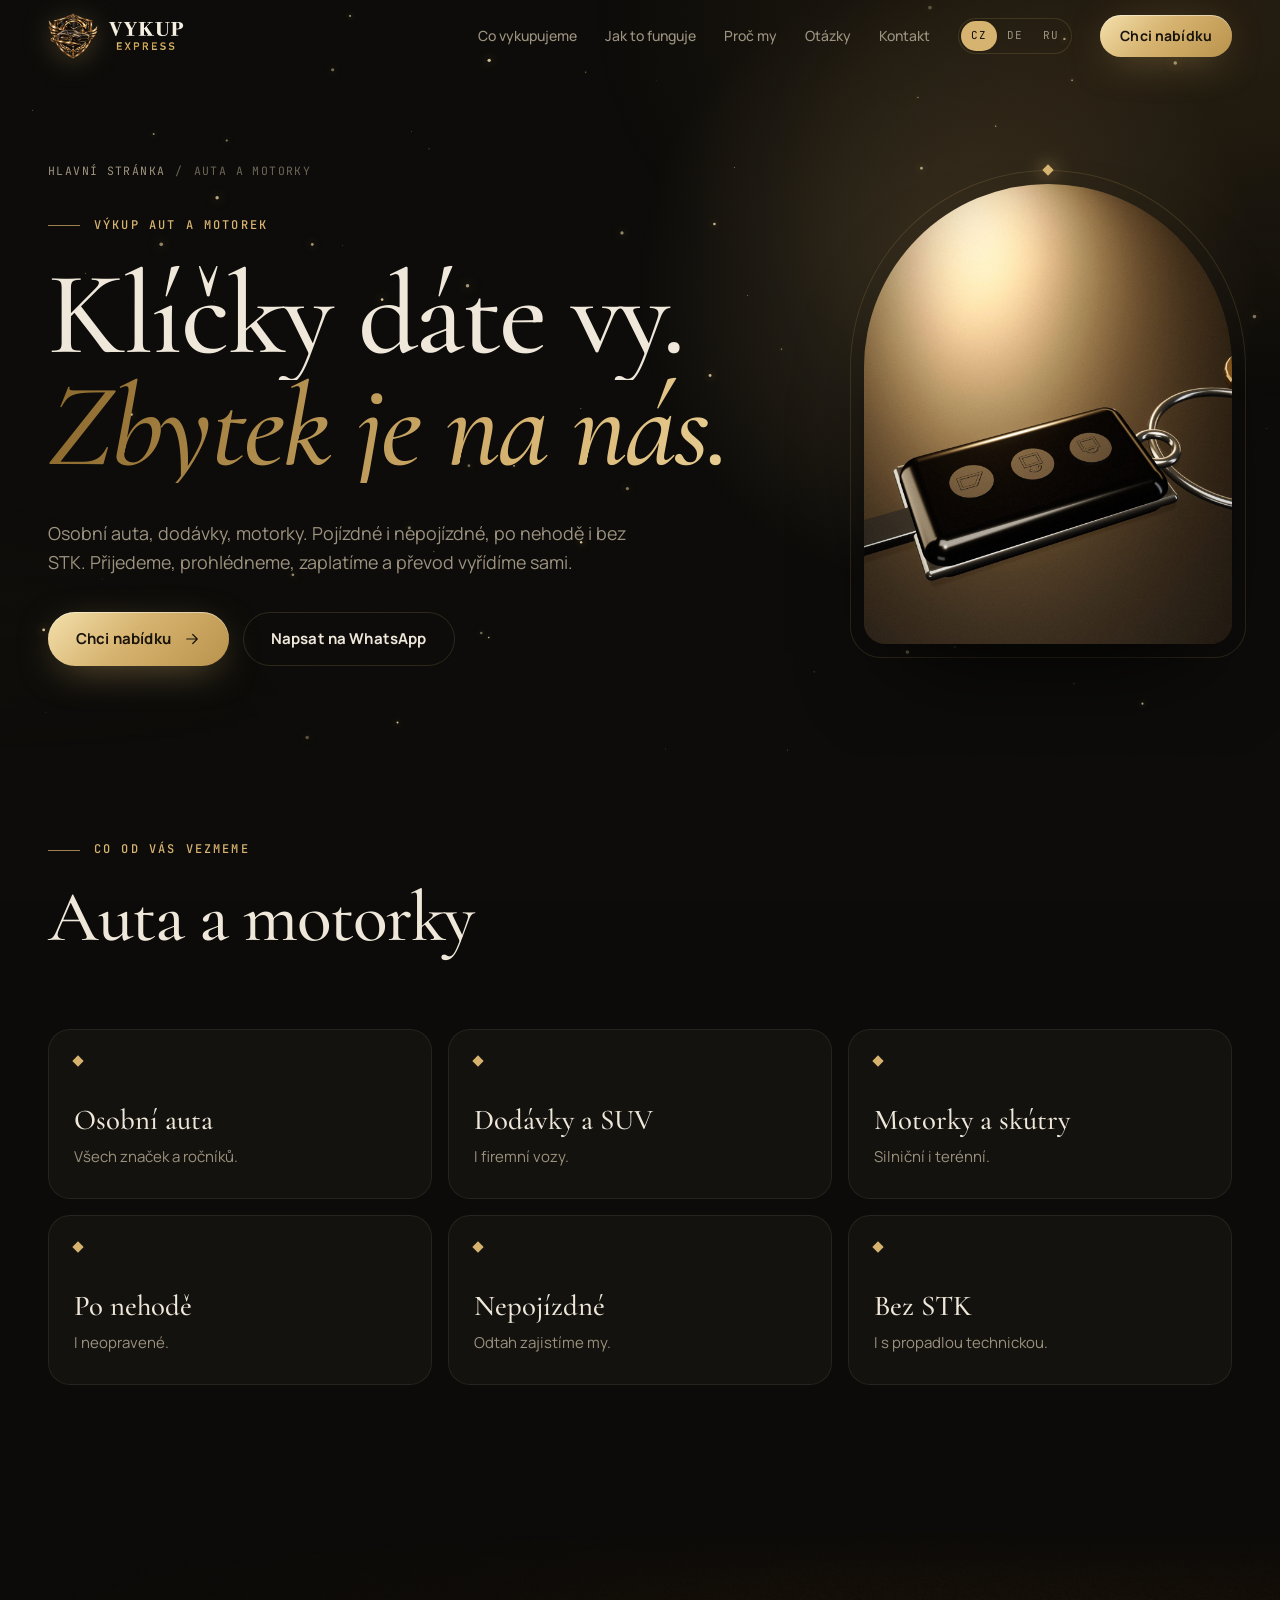
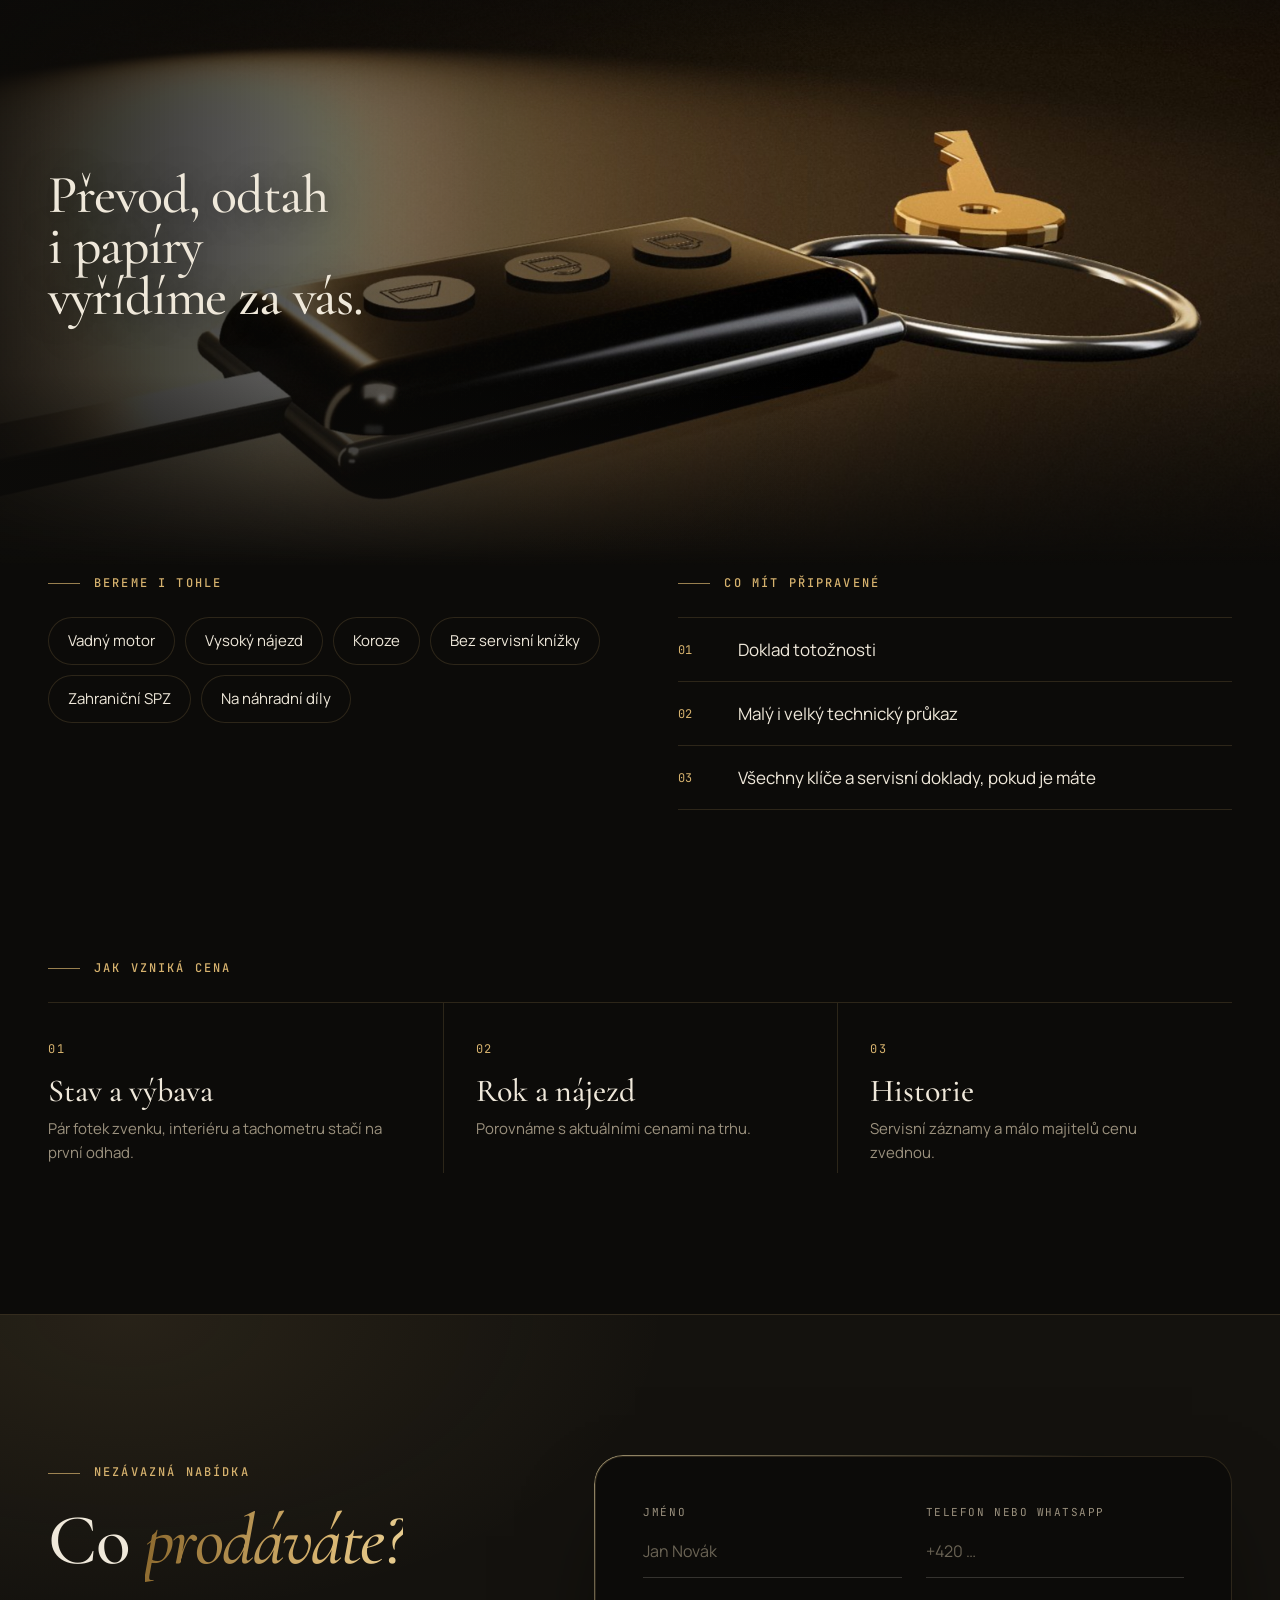
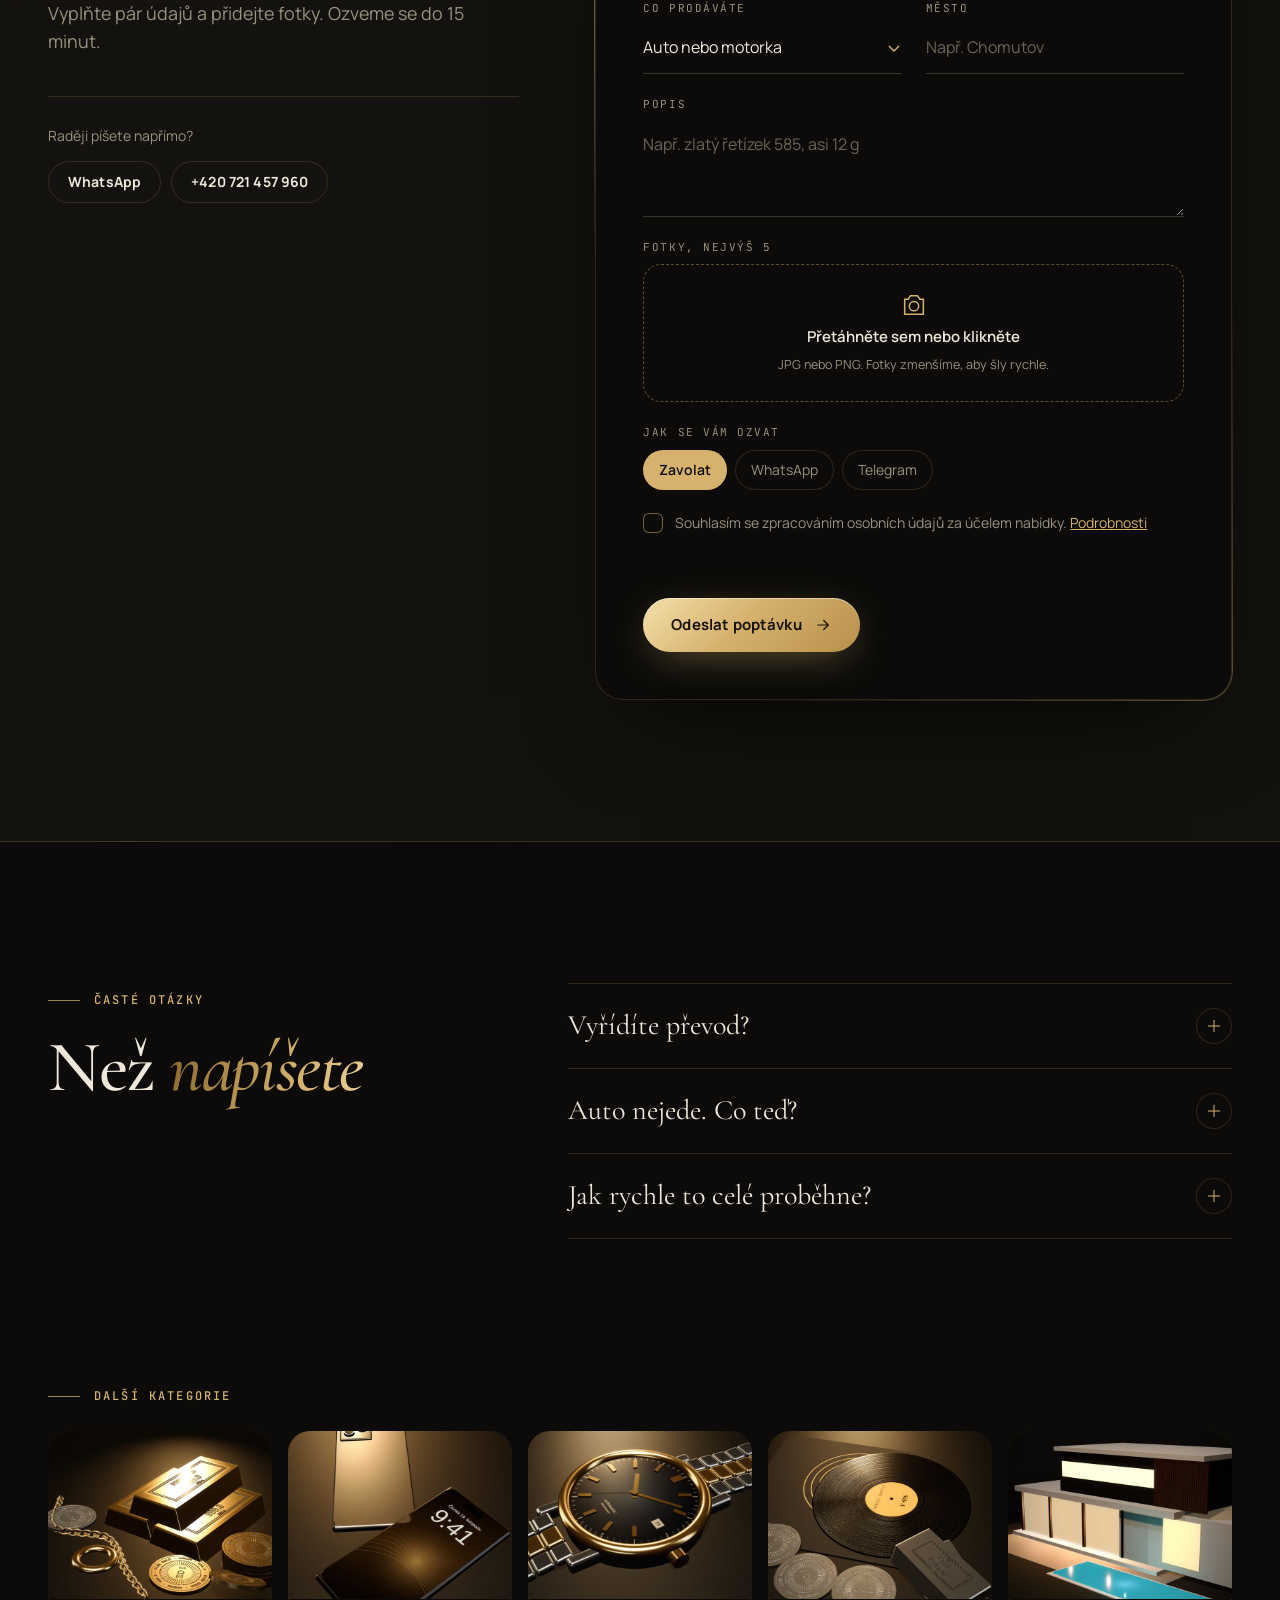
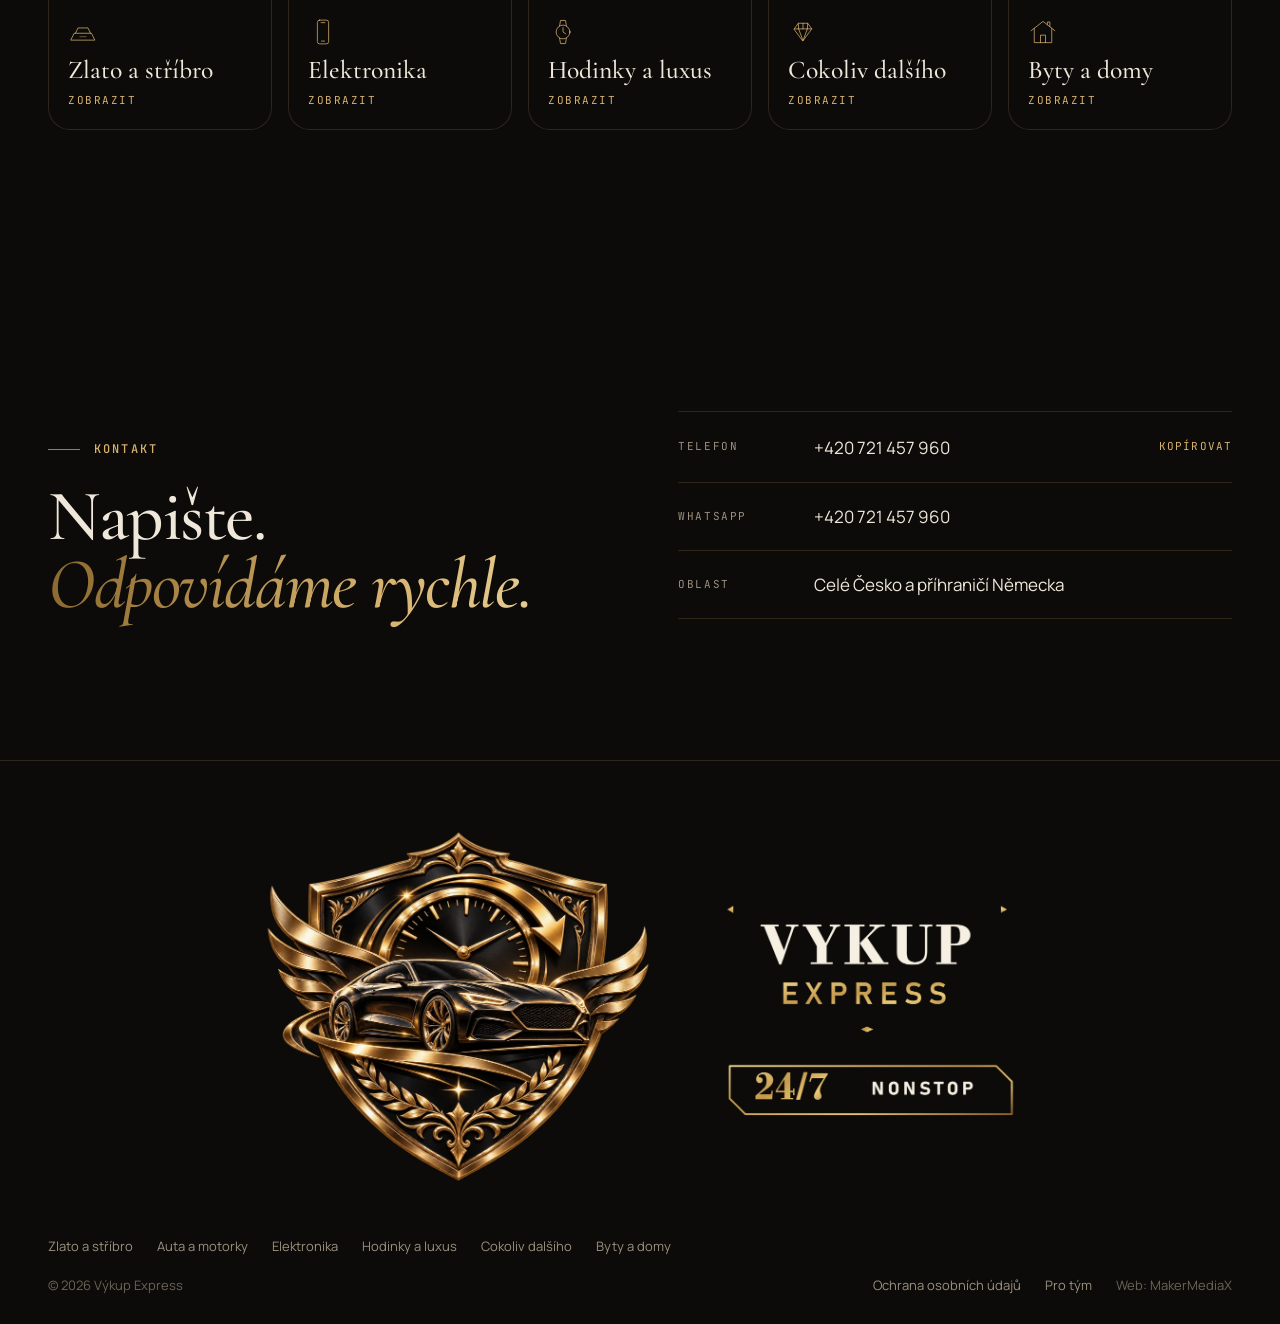
<file: auta.html>
<!doctype html>
<html lang="cs">
<head>
<meta charset="utf-8">
<meta name="viewport" content="width=device-width, initial-scale=1, viewport-fit=cover">
<title>Výkup aut a motorek · Výkup Express</title>
<meta name="claude:viewport-fit-sides" content="cover">
<meta name="ve-page" content="auta" data-title="a.title">
<meta name="description" content="Osobní auta, dodávky, motorky. Pojízdné i nepojízdné, po nehodě i bez STK. Přijedeme, prohlédneme, zaplatíme a převod vyřídíme sami.">
<meta name="theme-color" content="#0c0b09">
<meta property="og:title" content="Výkup aut a motorek · Výkup Express">
<meta property="og:description" content="Osobní auta, dodávky, motorky. Pojízdné i nepojízdné, po nehodě i bez STK. Přijedeme, prohlédneme, zaplatíme a převod vyřídíme sami.">
<link rel="icon" href="assets/brand/favicon-64.png" type="image/png">
<link rel="apple-touch-icon" href="assets/brand/apple-touch-icon.png">
<link rel="preconnect" href="https://fonts.googleapis.com"><link rel="preconnect" href="https://fonts.gstatic.com" crossorigin>
<link rel="stylesheet" href="https://fonts.googleapis.com/css2?family=Cormorant+Garamond:ital,wght@0,500;0,600;1,500;1,600&family=JetBrains+Mono:wght@400;500&family=Manrope:wght@400;500;600;700&display=swap">
<link rel="stylesheet" href="assets/style.css">
</head>
<body>

<header class="hdr"><div class="wrap">
  <a class="logo" href="index.html" aria-label="Výkup Express"><img class="lg-emblem" src="assets/brand/emblem-640.webp" alt="" width="52" height="48"><img class="lg-word" src="assets/brand/wordmark.png" alt="Výkup Express" width="302" height="120"></a>
  <nav class="nav" aria-label="Hlavní"><a href="index.html#vykup" data-i18n="nav.buy">Co vykupujeme</a><a href="index.html#jak" data-i18n="nav.how">Jak to funguje</a><a href="index.html#proc" data-i18n="nav.why">Proč my</a><a href="#otazky" data-i18n="nav.faq">Otázky</a><a href="#kontakt" data-i18n="nav.contact">Kontakt</a></nav>
  <div class="langs" role="group" aria-label="Jazyk / Sprache / Язык"><button type="button" data-lang="cs" aria-pressed="true">CZ</button><button type="button" data-lang="de" aria-pressed="false">DE</button><button type="button" data-lang="ru" aria-pressed="false">RU</button></div>
  <a class="btn btn-gold btn-sm btn-cta" href="#nabidka" data-mag><span data-i18n="cta.offer">Chci nabídku</span></a>
  <button class="burger" type="button" aria-expanded="false" aria-controls="mnav" data-i18n-aria="nav.menu" aria-label="Menu"><span></span></button>
</div></header>
<div class="mnav" id="mnav" aria-hidden="true">
  <div class="top"><a class="logo" href="index.html" aria-label="Výkup Express"><img class="lg-emblem" src="assets/brand/emblem-640.webp" alt="" width="52" height="48"><img class="lg-word" src="assets/brand/wordmark.png" alt="Výkup Express" width="302" height="120"></a><button class="close" type="button" data-i18n-aria="nav.close" aria-label="Zavřít">×</button></div>
  <nav><a href="zlato.html" data-i18n="c.zlato">Zlato a stříbro</a><a href="auta.html" data-i18n="c.auta">Auta a motorky</a><a href="elektronika.html" data-i18n="c.elektronika">Elektronika</a><a href="luxus.html" data-i18n="c.luxus">Hodinky a luxus</a><a href="ostatni.html" data-i18n="c.ostatni">Cokoliv dalšího</a><a href="nemovitosti.html" data-i18n="c.nemovitosti">Byty a domy</a></nav>
  <div class="sub"><a href="index.html#jak" data-i18n="nav.how">Jak to funguje</a><a href="index.html#proc" data-i18n="nav.why">Proč my</a><a href="#otazky" data-i18n="nav.faq">Otázky</a><a href="#kontakt" data-i18n="nav.contact">Kontakt</a></div>
  <div class="bottom"><div class="langs" role="group" aria-label="Jazyk / Sprache / Язык"><button type="button" data-lang="cs" aria-pressed="true">CZ</button><button type="button" data-lang="de" aria-pressed="false">DE</button><button type="button" data-lang="ru" aria-pressed="false">RU</button></div><a class="btn btn-gold" href="#nabidka"><span data-i18n="cta.offer">Chci nabídku</span><svg class="arr" viewBox="0 0 24 24" fill="none" stroke="currentColor" stroke-width="1.6" stroke-linecap="round" stroke-linejoin="round" aria-hidden="true"><path d="M5 12h14M13 6l6 6-6 6"/></svg></a></div>
</div>
<main>
<section class="hero cp-hero">
  <canvas class="dust" aria-hidden="true"></canvas>
  <div class="wrap">
    <div class="hero-grid">
      <div>
        <nav class="crumbs fade-in" aria-label="Drobečková navigace"><a href="index.html" data-i18n="cp.home">Hlavní stránka</a><span>/</span><span data-i18n="c.auta">Auta a motorky</span></nav>
        <p class="eyebrow fade-in" data-i18n="a.eyebrow">Výkup aut a motorek</p>
        <h1 class="display h1">
          <span class="ln"><span class="word" style="--d:.1s" data-i18n="a.l1">Klíčky dáte vy.</span></span>
          <span class="ln"><em class="word" style="--d:.25s" data-i18n="a.l2">Zbytek je na nás.</em></span>
        </h1>
        <p class="lead fade-in" style="--d:.5s" data-i18n="a.sub">Osobní auta, dodávky, motorky. Pojízdné i nepojízdné, po nehodě i bez STK. Přijedeme, prohlédneme, zaplatíme a převod vyřídíme sami.</p>
        <div class="hero-ctas fade-in" style="--d:.65s">
          <a class="btn btn-gold" href="#nabidka" data-mag><span data-i18n="cta.offer">Chci nabídku</span><svg class="arr" viewBox="0 0 24 24" fill="none" stroke="currentColor" stroke-width="1.6" stroke-linecap="round" stroke-linejoin="round" aria-hidden="true"><path d="M5 12h14M13 6l6 6-6 6"/></svg></a>
          <a class="btn btn-ghost" href="#" data-wa><span data-i18n="cta.write">Napsat na WhatsApp</span></a>
        </div>
      </div>
      <div class="ph-hero fade-in" style="--d:.2s">
        <div class="ph-frame"><img src="assets/img/auta-hero.jpg" alt="" data-i18n-alt="c.auta" width="1200" height="1500" fetchpriority="high"></div>
        
      </div>
    </div>
  </div>
</section>

<section class="sec" style="padding-top:clamp(40px,6vw,80px)"><div class="wrap">
  <div class="sec-head"><div class="rv"><p class="eyebrow" data-i18n="cp.buy.eyebrow">Co od vás vezmeme</p><h2 class="display h2" data-i18n="c.auta">Auta a motorky</h2></div></div>
  <div class="bgrid"><div class="bitem rv" style="--d:0.07s"><span class="dm"></span><h3 data-i18n="a.b1.t">Osobní auta</h3><p data-i18n="a.b1.d">Všech značek a ročníků.</p></div><div class="bitem rv" style="--d:0.14s"><span class="dm"></span><h3 data-i18n="a.b2.t">Dodávky a SUV</h3><p data-i18n="a.b2.d">I firemní vozy.</p></div><div class="bitem rv" style="--d:0.00s"><span class="dm"></span><h3 data-i18n="a.b3.t">Motorky a skútry</h3><p data-i18n="a.b3.d">Silniční i terénní.</p></div><div class="bitem rv" style="--d:0.07s"><span class="dm"></span><h3 data-i18n="a.b4.t">Po nehodě</h3><p data-i18n="a.b4.d">I neopravené.</p></div><div class="bitem rv" style="--d:0.14s"><span class="dm"></span><h3 data-i18n="a.b5.t">Nepojízdné</h3><p data-i18n="a.b5.d">Odtah zajistíme my.</p></div><div class="bitem rv" style="--d:0.00s"><span class="dm"></span><h3 data-i18n="a.b6.t">Bez STK</h3><p data-i18n="a.b6.d">I s propadlou technickou.</p></div></div>
</div></section>

<section class="band" aria-hidden="false">
  <div class="band-img"><img src="assets/img/auta-wide.jpg" alt="" data-i18n-alt="c.auta" width="2000" height="1000" loading="lazy" data-par></div>
  <div class="wrap band-cap rv"><p class="display h2 band-line" data-i18n="a.band">Převod, odtah i papíry vyřídíme za vás.</p></div>
</section>

<section class="sec" style="padding-top:0"><div class="wrap split2">
  <div class="rv"><p class="eyebrow" data-i18n="a.cond.eyebrow">Bereme i tohle</p><ul class="tags"><li data-i18n="a.cond.1">Vadný motor</li><li data-i18n="a.cond.2">Vysoký nájezd</li><li data-i18n="a.cond.3">Koroze</li><li data-i18n="a.cond.4">Bez servisní knížky</li><li data-i18n="a.cond.5">Zahraniční SPZ</li><li data-i18n="a.cond.6">Na náhradní díly</li></ul></div>
  <div class="rv" style="--d:.1s"><p class="eyebrow" data-i18n="a.docs.title">Co mít připravené</p><ol class="docs"><li data-i18n="a.docs.1">Doklad totožnosti</li><li data-i18n="a.docs.2">Malý i velký technický průkaz</li><li data-i18n="a.docs.3">Všechny klíče a servisní doklady, pokud je máte</li></ol></div>
</div></section>
<section class="sec" style="padding-top:0"><div class="wrap">
  <div class="rv"><p class="eyebrow" data-i18n="cp.price.eyebrow">Jak vzniká cena</p></div>
  <div class="factors"><div class="rv" style="--d:0.00s"><span class="k">01</span><h3 data-i18n="a.p1.t">Stav a výbava</h3><p data-i18n="a.p1.d">Pár fotek zvenku, interiéru a tachometru stačí na první odhad.</p></div><div class="rv" style="--d:0.08s"><span class="k">02</span><h3 data-i18n="a.p2.t">Rok a nájezd</h3><p data-i18n="a.p2.d">Porovnáme s aktuálními cenami na trhu.</p></div><div class="rv" style="--d:0.16s"><span class="k">03</span><h3 data-i18n="a.p3.t">Historie</h3><p data-i18n="a.p3.d">Servisní záznamy a málo majitelů cenu zvednou.</p></div></div>
</div></section>

<section class="sec offer" id="nabidka"><div class="wrap offer-grid">
  <div class="offer-aside rv">
    <p class="eyebrow" data-i18n="form.eyebrow">Nezávazná nabídka</p>
    <h2 class="display h2" data-i18n-html="form.title.h">Co <em>prodáváte?</em></h2>
    <p class="lead" data-i18n="form.sub">Vyplňte pár údajů a přidejte fotky. Ozveme se do 15 minut.</p>
    <div class="direct">
      <p data-i18n="form.alt">Raději píšete napřímo?</p>
      <div class="row">
        <a class="btn btn-ghost btn-sm" href="#" data-wa>WhatsApp</a>
        <a class="btn btn-ghost btn-sm" href="#" data-tg>Telegram</a>
        <a class="btn btn-ghost btn-sm" href="#" data-tel><span data-cfg="phone">+420</span></a>
      </div>
    </div>
  </div>
  <div class="card-form rv" style="--d:.1s">
    <div id="form-body">
    <form id="offer-form" novalidate data-cat="auta">
      <input type="hidden" id="f-lang" value="cs">
      <div class="fgrid">
        <div class="fld"><label for="f-name" data-i18n="f.name">Jméno</label><input type="text" id="f-name" autocomplete="name" data-i18n-ph="f.name.ph" placeholder="Jan Novák" required></div>
        <div class="fld"><label for="f-phone" data-i18n="f.phone">Telefon nebo WhatsApp</label><input type="tel" id="f-phone" autocomplete="tel" inputmode="tel" data-i18n-ph="f.phone.ph" placeholder="+420 …" required></div>
        <div class="fld"><label for="f-cat" data-i18n="f.cat">Co prodáváte</label><select id="f-cat"><option value="zlato" data-i18n="opt.zlato">Zlato a stříbro</option><option value="auta" data-i18n="opt.auta">Auto nebo motorka</option><option value="elektronika" data-i18n="opt.elektronika">Elektronika</option><option value="luxus" data-i18n="opt.luxus">Hodinky a luxus</option><option value="ostatni" data-i18n="opt.ostatni">Něco jiného</option><option value="nemovitosti" data-i18n="opt.nemovitosti">Byt nebo dům</option></select></div>
        <div class="fld"><label for="f-city" data-i18n="f.city">Město</label><input type="text" id="f-city" autocomplete="address-level2" data-i18n-ph="f.city.ph" placeholder="Např. Chomutov"></div>
        <p class="cat-hint full" id="f-cat-hint" hidden><span data-i18n="f.cat.hint">U nemovitostí potřebujeme víc údajů. Vyplňte prosím krátký dotazník.</span> <a href="nemovitosti.html#nabidka"><span data-i18n="f.cat.hint.a">Otevřít dotazník</span> →</a></p>
        <div class="fld full"><label for="f-desc" data-i18n="f.desc">Popis</label><textarea id="f-desc" rows="3" data-i18n-ph="f.desc.ph" placeholder="Např. zlatý řetízek 585, asi 12 g"></textarea></div>
        <div class="fld full"><span class="lab" data-i18n="f.photos">Fotky, nejvýš 5</span>
          <label class="drop" for="f-photos">
            <svg viewBox="0 0 24 24" aria-hidden="true"><path d="M4 7h3l2-3h6l2 3h3v13H4z"/><circle cx="12" cy="13" r="4"/></svg>
            <b data-i18n="f.photos.hint">Přetáhněte sem nebo klikněte</b><small data-i18n="f.photos.note">JPG nebo PNG. Fotky zmenšíme, aby šly rychle.</small>
            <input type="file" id="f-photos" accept="image/*" multiple>
          </label>
          <div class="thumbs" id="thumbs"></div>
        </div>
        <div class="fld full"><span class="lab" data-i18n="f.contact">Jak se vám ozvat</span><div class="seg"><input type="radio" name="contact" id="cp-call" value="call" checked><label for="cp-call" data-i18n="f.contact.call">Zavolat</label><input type="radio" name="contact" id="cp-whatsapp" value="whatsapp"><label for="cp-whatsapp">WhatsApp</label><input type="radio" name="contact" id="cp-telegram" value="telegram"><label for="cp-telegram">Telegram</label></div></div>
        <label class="check full" for="f-gdpr"><input type="checkbox" id="f-gdpr"><span><span data-i18n="f.gdpr">Souhlasím se zpracováním osobních údajů za účelem nabídky.</span> <a href="gdpr.html" data-i18n="f.gdpr.link">Podrobnosti</a></span></label>
      </div>
      <p class="form-msg" id="f-msg" role="alert"></p>
      <div class="form-foot">
        <button class="btn btn-gold" type="submit" id="f-submit" data-mag><span data-i18n="f.submit">Odeslat poptávku</span><svg class="arr" viewBox="0 0 24 24" fill="none" stroke="currentColor" stroke-width="1.6" stroke-linecap="round" stroke-linejoin="round" aria-hidden="true"><path d="M5 12h14M13 6l6 6-6 6"/></svg></button>
      </div>
      <p class="demo-note" id="demo-note" hidden data-i18n="demo.note">Ukázkový režim: poptávka se uloží jen v tomto prohlížeči a najdete ji v administraci.</p>
    </form>
    </div>
    <div class="form-ok" id="form-ok" hidden>
      <div class="tick"><svg viewBox="0 0 24 24"><path d="M5 12.5l4.5 4.5L19 7.5"/></svg></div>
      <h3 class="display h3" data-i18n="f.ok.title">Díky, máme to.</h3>
      <p data-i18n="f.ok.text">Ozveme se do 15 minut na číslo, které jste zadali.</p>
      <button class="btn btn-ghost btn-sm" type="button" id="f-again"><span data-i18n="f.ok.again">Poslat další poptávku</span></button>
    </div>
  </div>
</div></section>
<section class="sec" id="otazky"><div class="wrap faq-grid">
  <div class="rv"><p class="eyebrow" data-i18n="cp.faq.eyebrow">Časté otázky</p><h2 class="display h2" data-i18n-html="faq.title.h">Než <em>napíšete</em></h2></div>
  <div class="faq"><details class="rv"><summary><span data-i18n="a.f1.q">Vyřídíte převod?</span><i aria-hidden="true"></i></summary><div class="ans" data-i18n="a.f1.a">Ano, kompletně. Vy jen podepíšete plnou moc.</div></details><details class="rv"><summary><span data-i18n="a.f2.q">Auto nejede. Co teď?</span><i aria-hidden="true"></i></summary><div class="ans" data-i18n="a.f2.a">Pošlete fotky, domluvíme cenu a odtah zajistíme my.</div></details><details class="rv"><summary><span data-i18n="a.f3.q">Jak rychle to celé proběhne?</span><i aria-hidden="true"></i></summary><div class="ans" data-i18n="a.f3.a">Často ještě ten den: fotka, cena, schůzka, peníze.</div></details></div>
</div></section>
<section class="sec" style="padding-top:0"><div class="wrap">
  <div class="rv"><p class="eyebrow" data-i18n="cp.other">Další kategorie</p></div>
  <div class="others"><a class="other rv" href="zlato.html"><span class="oimg"><img src="assets/img/zlato-thumb.jpg" alt="" width="640" height="480" loading="lazy"></span><span class="obody"><svg viewBox="0 0 48 48" class="" aria-hidden="true"><path d="M5 37h38l-5.5-11h-27zM12 26l4-8.5h16l4 8.5"/><path d="M19 31.5h10" opacity=".6"/></svg><b data-i18n="c.zlato">Zlato a stříbro</b><span data-i18n="cta.more">Zobrazit</span></span></a><a class="other rv" href="elektronika.html"><span class="oimg"><img src="assets/img/elektronika-thumb.jpg" alt="" width="640" height="480" loading="lazy"></span><span class="obody"><svg viewBox="0 0 48 48" class="" aria-hidden="true"><rect x="15" y="5" width="18" height="38" rx="3.5"/><path d="M21.5 38.5h5M21 9h6"/></svg><b data-i18n="c.elektronika">Elektronika</b><span data-i18n="cta.more">Zobrazit</span></span></a><a class="other rv" href="luxus.html"><span class="oimg"><img src="assets/img/luxus-thumb.jpg" alt="" width="640" height="480" loading="lazy"></span><span class="obody"><svg viewBox="0 0 48 48" class="" aria-hidden="true"><circle cx="24" cy="24" r="11"/><path d="M18.5 14.5l1.5-9h8l1.5 9M18.5 33.5l1.5 9h8l1.5-9M24 17v7l4.5 3M35 22.5v3"/></svg><b data-i18n="c.luxus">Hodinky a luxus</b><span data-i18n="cta.more">Zobrazit</span></span></a><a class="other rv" href="ostatni.html"><span class="oimg"><img src="assets/img/ostatni-thumb.jpg" alt="" width="640" height="480" loading="lazy"></span><span class="obody"><svg viewBox="0 0 48 48" class="" aria-hidden="true"><path d="M10 19l6.5-9h15l6.5 9-14 19z"/><path d="M10 19h28M17 19l7 19 7-19M16.5 10l.5 9M31.5 10l-.5 9M24 10v9"/></svg><b data-i18n="c.ostatni">Cokoliv dalšího</b><span data-i18n="cta.more">Zobrazit</span></span></a><a class="other rv" href="nemovitosti.html"><span class="oimg"><img src="assets/img/nemovitosti-thumb.jpg" alt="" width="640" height="480" loading="lazy"></span><span class="obody"><svg viewBox="0 0 48 48" class="" aria-hidden="true"><path d="M5 22L24 7l19 15"/><path d="M10 18v23h28V18"/><path d="M20 41V29h8v12M31 12V8h4v7.5"/></svg><b data-i18n="c.nemovitosti">Byty a domy</b><span data-i18n="cta.more">Zobrazit</span></span></a></div>
</div></section>

<section class="sec" id="kontakt"><div class="wrap contact-grid">
  <div class="rv"><p class="eyebrow" data-i18n="ct.eyebrow">Kontakt</p><h2 class="display h2" data-i18n-html="ct.title.h">Napište.<br><em>Odpovídáme rychle.</em></h2></div>
  <dl class="cinfo rv" style="--d:.1s">
    <div><dt data-i18n="ct.phone">Telefon</dt><dd><a href="#" data-tel data-cfg="phone">+420</a></dd><button class="copy" type="button" data-copy="phone" data-i18n="copy">Kopírovat</button></div>
    <div><dt>WhatsApp</dt><dd><a href="#" data-wa data-cfg="phone">+420</a></dd><span></span></div>
    <div><dt>Telegram</dt><dd><a href="#" data-tg>@<span data-cfg="telegram"></span></a></dd><span></span></div>
    <div><dt data-i18n="ct.email">E-mail</dt><dd><a href="#" data-mail data-cfg="email">info@</a></dd><button class="copy" type="button" data-copy="email" data-i18n="copy">Kopírovat</button></div>
    <div><dt data-i18n="ct.area">Oblast</dt><dd data-i18n="ct.area.v">Celé Česko a příhraničí Německa</dd><span></span></div>
  </dl>
</div></section>
</main>
<footer class="foot"><div class="wrap">
  <p class="mega-logo"><img src="assets/brand/logo-full.webp" alt="Výkup Express · 24/7 nonstop" width="1600" height="765" loading="lazy"></p>
  <div class="row"><nav aria-label="Kategorie"><a href="zlato.html" data-i18n="c.zlato">Zlato a stříbro</a><a href="auta.html" data-i18n="c.auta">Auta a motorky</a><a href="elektronika.html" data-i18n="c.elektronika">Elektronika</a><a href="luxus.html" data-i18n="c.luxus">Hodinky a luxus</a><a href="ostatni.html" data-i18n="c.ostatni">Cokoliv dalšího</a><a href="nemovitosti.html" data-i18n="c.nemovitosti">Byty a domy</a></nav></div>
  <div class="row" style="margin-top:18px">
    <span>© <span data-year>2026</span> Výkup Express</span>
    <nav><a href="gdpr.html" data-i18n="foot.gdpr">Ochrana osobních údajů</a><a href="admin.html" data-i18n="foot.team">Pro tým</a><span data-i18n="foot.made">Web: MakerMediaX</span></nav>
  </div>
</div></footer>
<a class="fab" href="#" data-wa aria-label="WhatsApp"><svg viewBox="0 0 24 24" aria-hidden="true"><path d="M12 2a10 10 0 0 0-8.6 15.1L2 22l5-1.3A10 10 0 1 0 12 2zm0 18.2a8.2 8.2 0 0 1-4.2-1.2l-.3-.2-3 .8.8-2.9-.2-.3A8.2 8.2 0 1 1 12 20.2zm4.5-6.1c-.2-.1-1.5-.7-1.7-.8s-.4-.1-.6.1-.7.8-.8 1-.3.2-.5.1a6.7 6.7 0 0 1-3.3-2.9c-.3-.4.3-.4.7-1.3a.5.5 0 0 0 0-.5l-.8-1.9c-.2-.5-.4-.4-.6-.4h-.5a1 1 0 0 0-.7.3 3 3 0 0 0-.9 2.2 5.2 5.2 0 0 0 1.1 2.8 11.9 11.9 0 0 0 4.6 4c1.7.7 2.4.8 3.2.7a2.8 2.8 0 0 0 1.8-1.3 2.3 2.3 0 0 0 .2-1.3c-.1-.1-.3-.2-.6-.3z"/></svg></a>

<script src="assets/config.js"></script>
<script src="assets/i18n.js"></script>
<script src="assets/store.js"></script>
<script src="assets/main.js"></script>
</body>
</html>
</file>
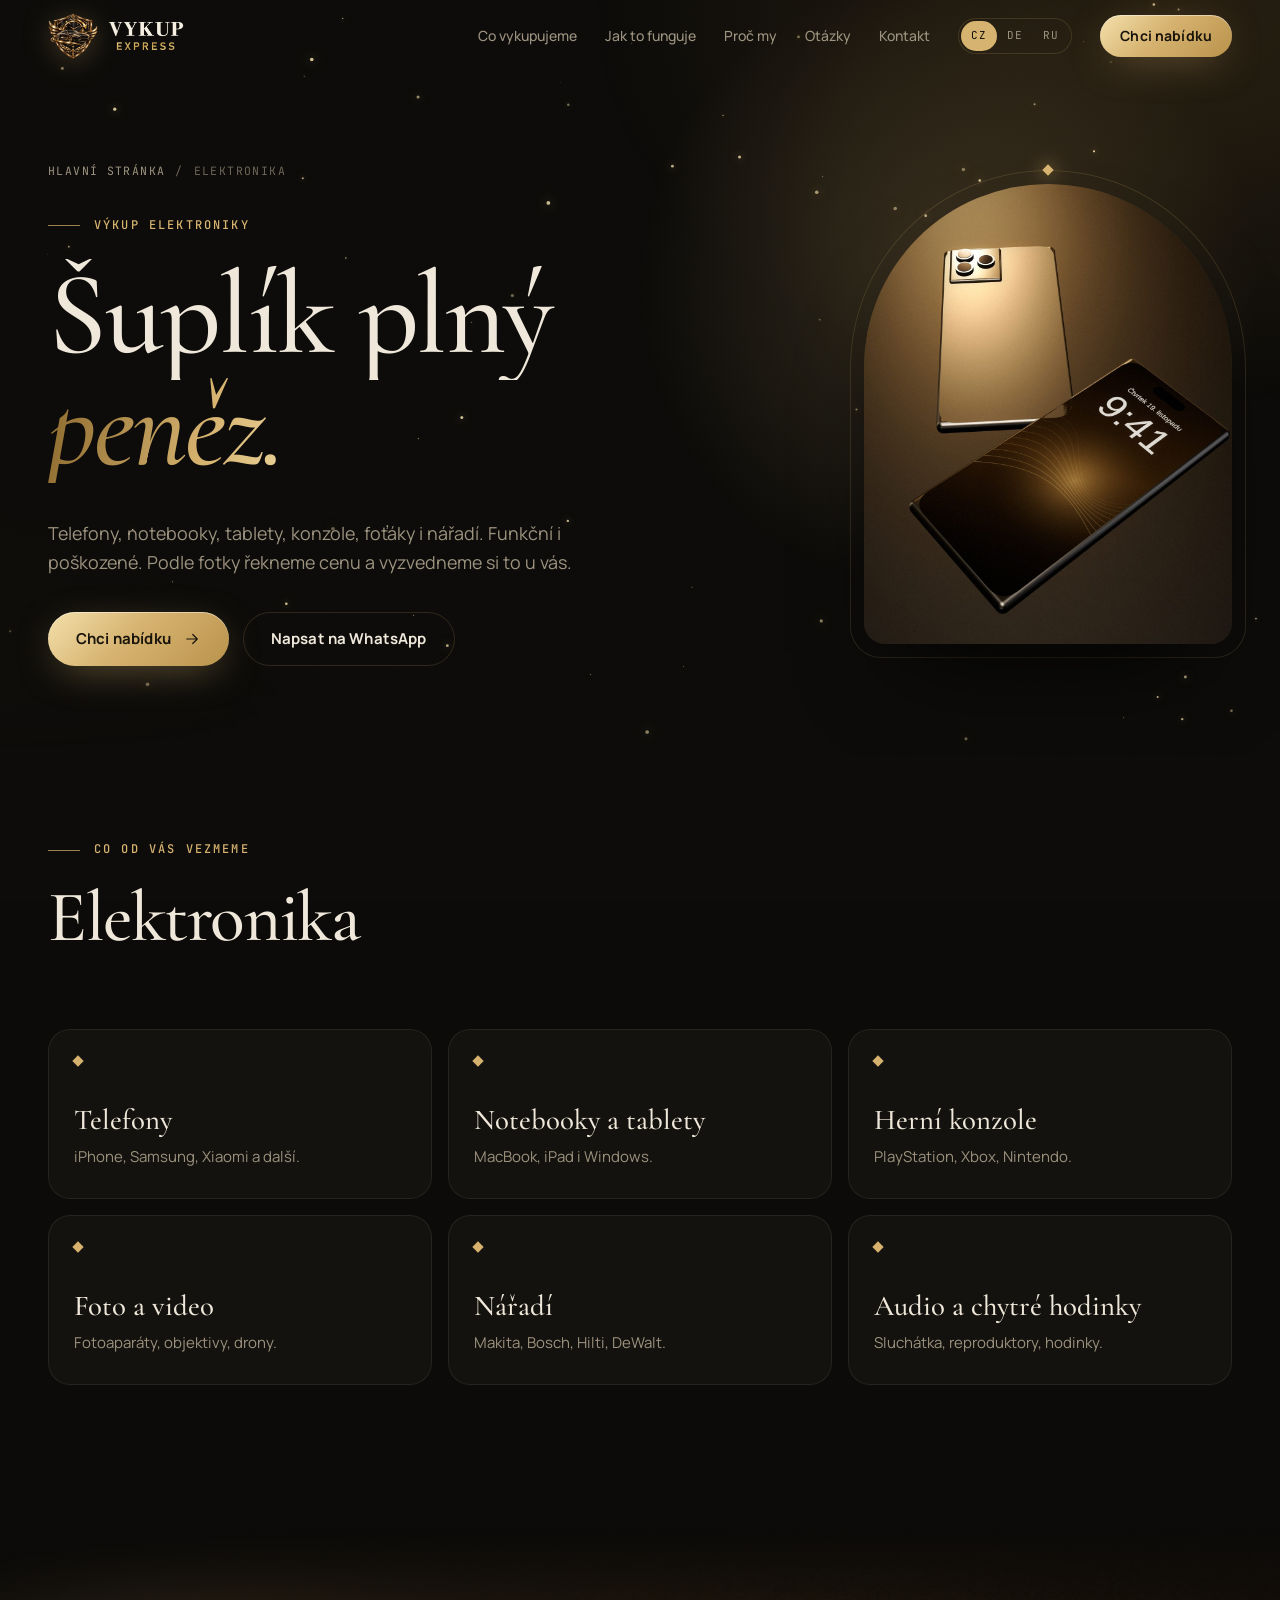
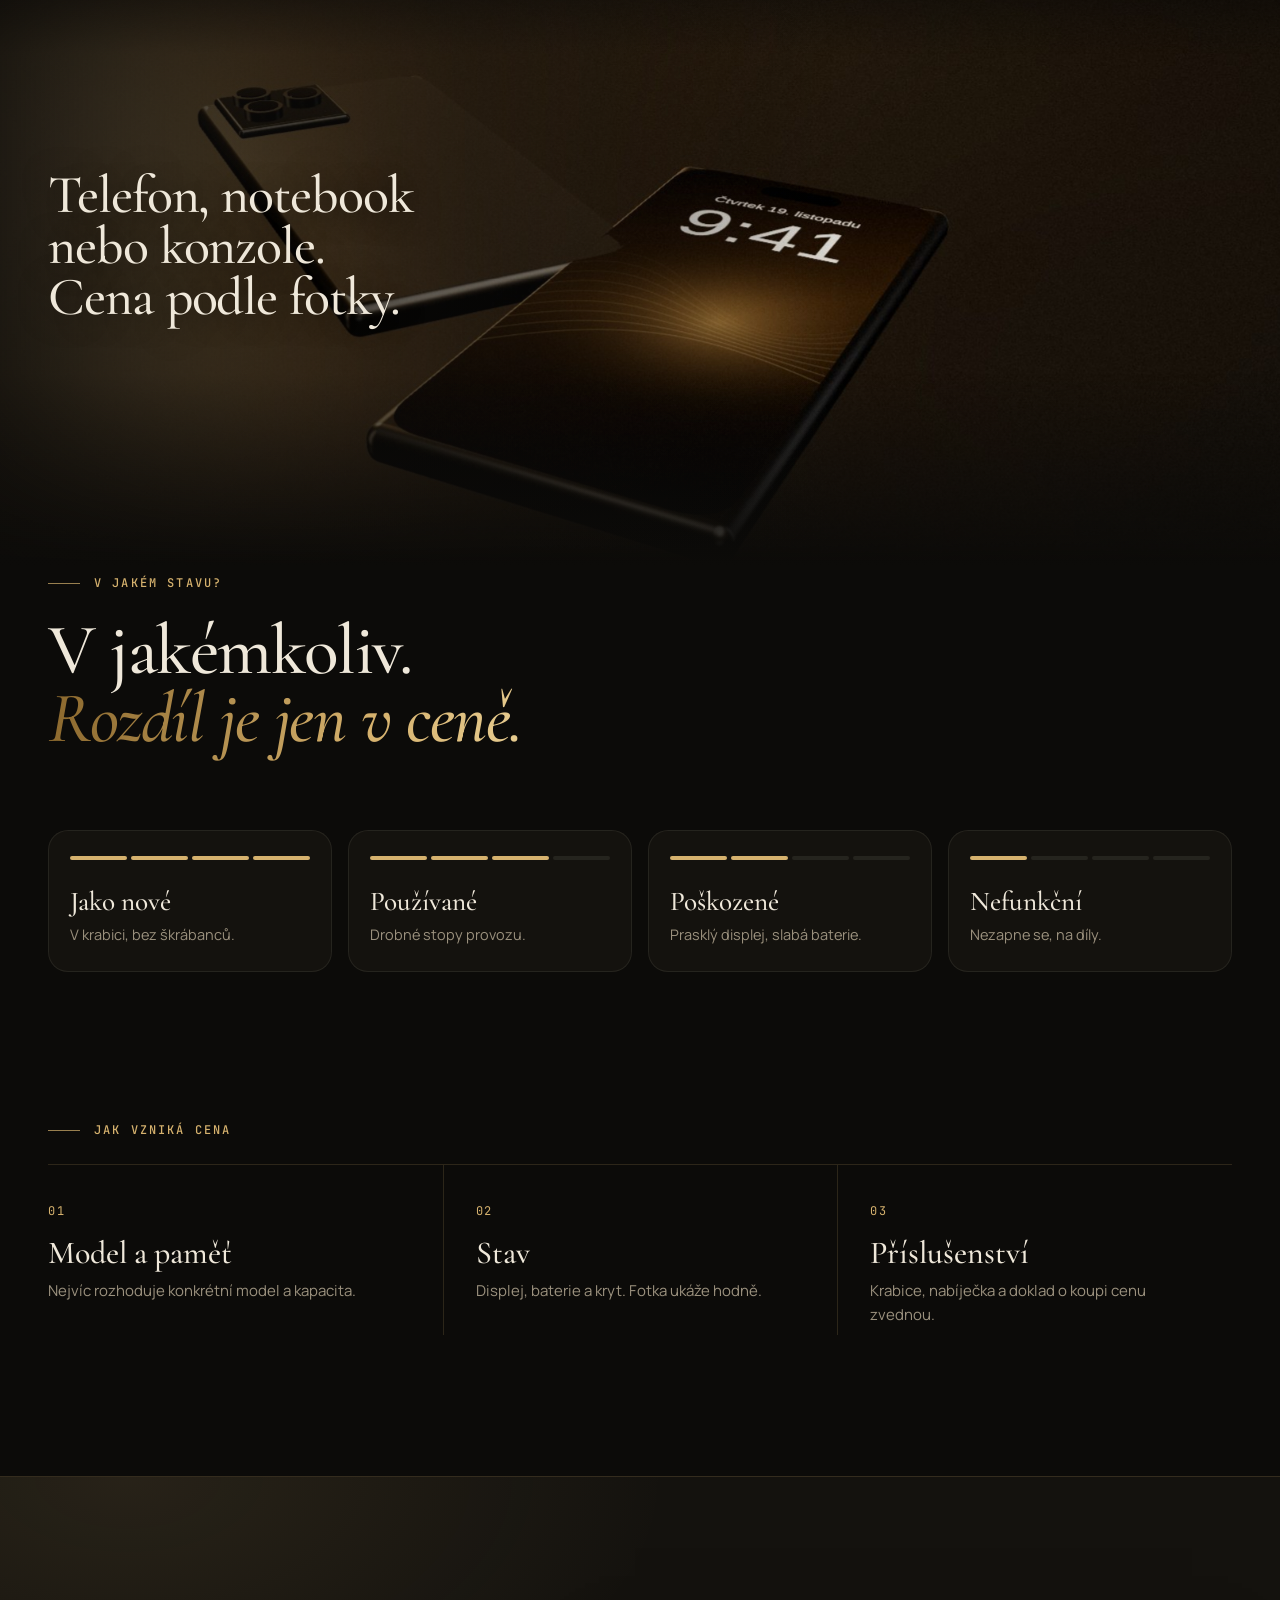
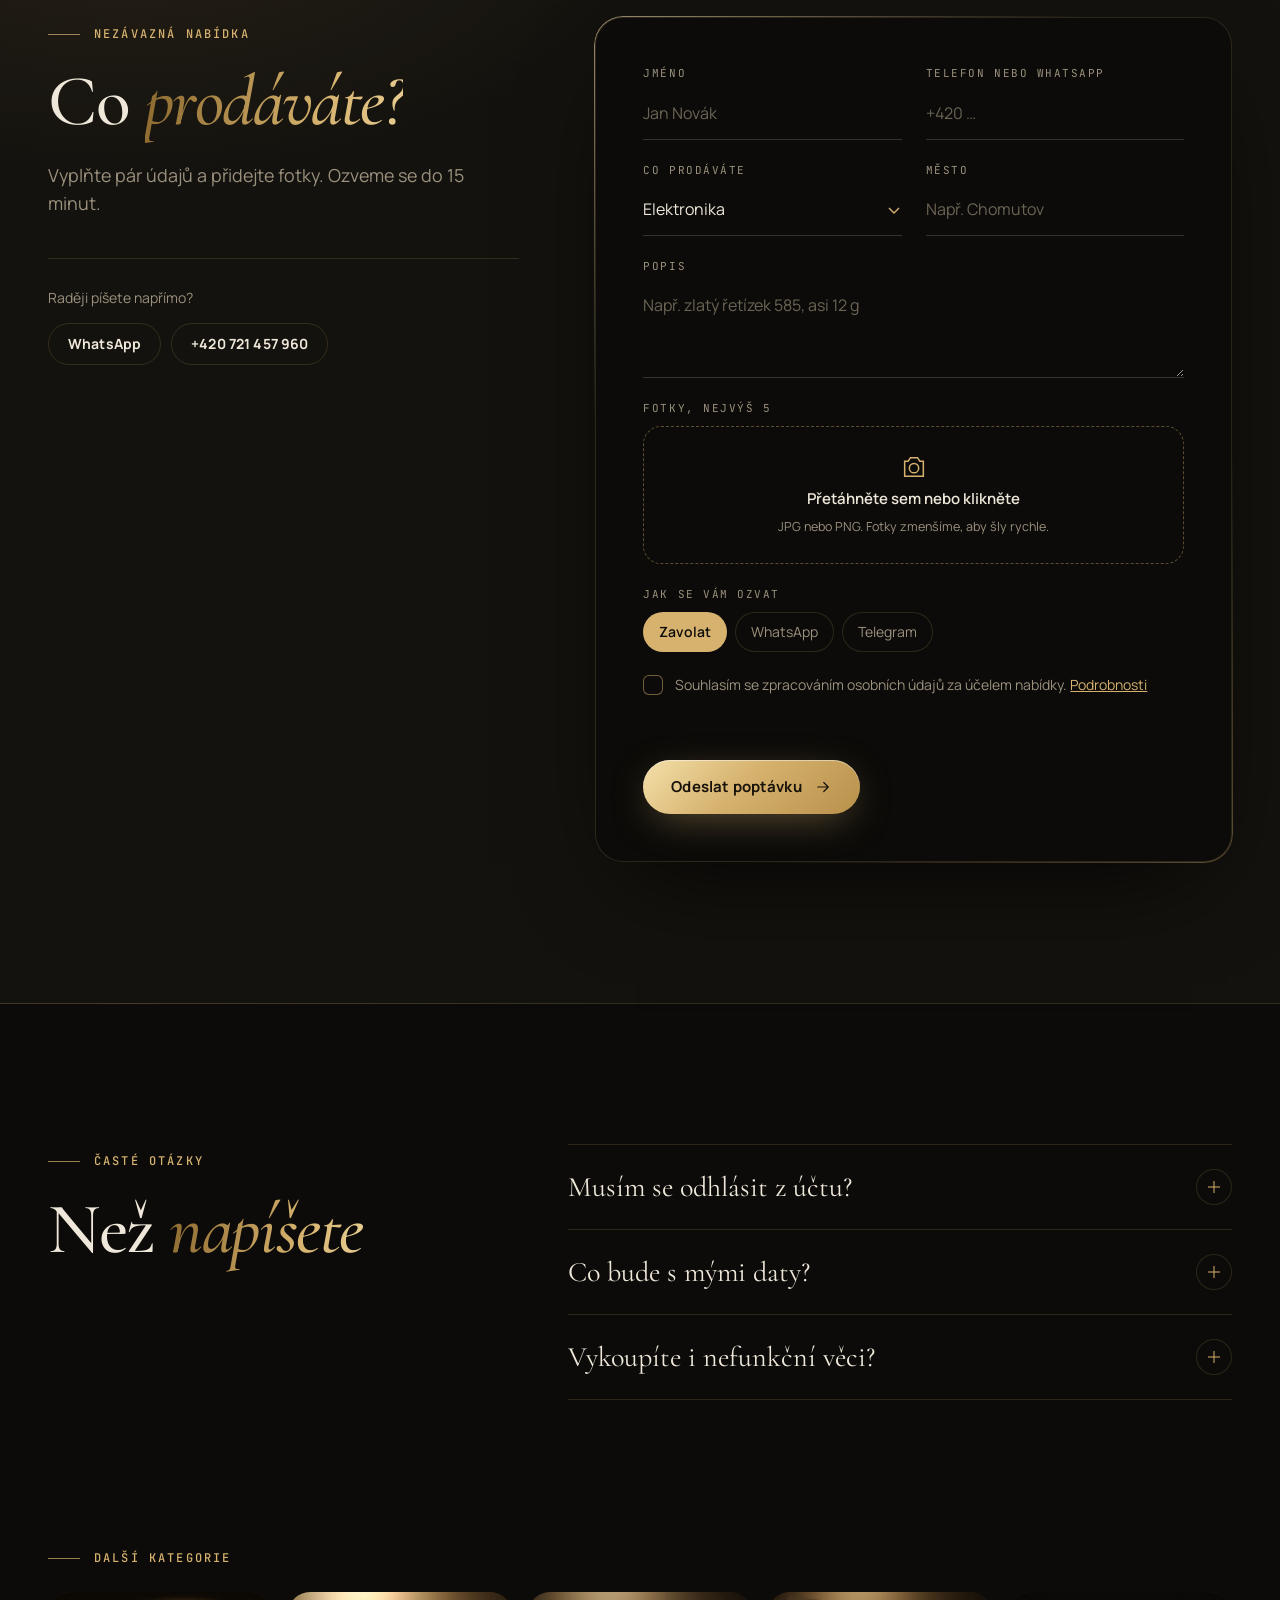
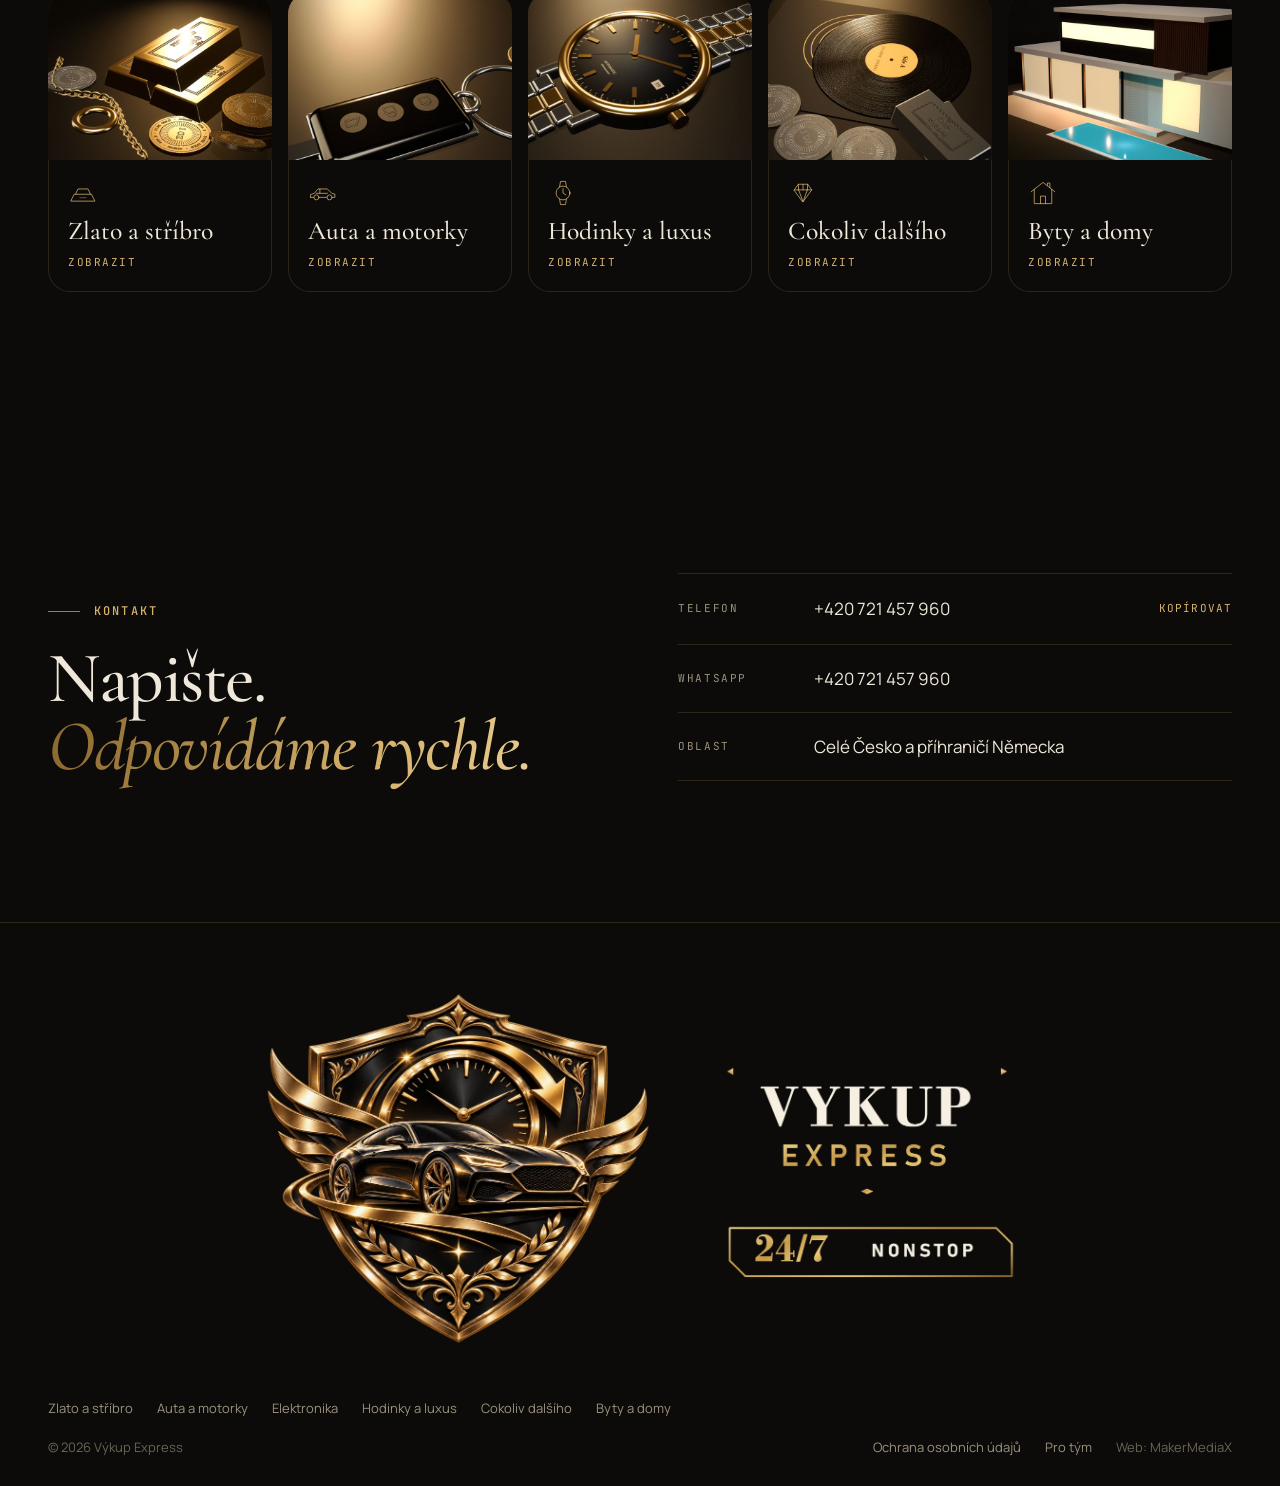
<file: elektronika.html>
<!doctype html>
<html lang="cs">
<head>
<meta charset="utf-8">
<meta name="viewport" content="width=device-width, initial-scale=1, viewport-fit=cover">
<title>Výkup elektroniky · Výkup Express</title>
<meta name="claude:viewport-fit-sides" content="cover">
<meta name="ve-page" content="elektronika" data-title="e.title">
<meta name="description" content="Telefony, notebooky, tablety, konzole, foťáky i nářadí. Funkční i poškozené. Podle fotky řekneme cenu a vyzvedneme si to u vás.">
<meta name="theme-color" content="#0c0b09">
<meta property="og:title" content="Výkup elektroniky · Výkup Express">
<meta property="og:description" content="Telefony, notebooky, tablety, konzole, foťáky i nářadí. Funkční i poškozené. Podle fotky řekneme cenu a vyzvedneme si to u vás.">
<link rel="icon" href="assets/brand/favicon-64.png" type="image/png">
<link rel="apple-touch-icon" href="assets/brand/apple-touch-icon.png">
<link rel="preconnect" href="https://fonts.googleapis.com"><link rel="preconnect" href="https://fonts.gstatic.com" crossorigin>
<link rel="stylesheet" href="https://fonts.googleapis.com/css2?family=Cormorant+Garamond:ital,wght@0,500;0,600;1,500;1,600&family=JetBrains+Mono:wght@400;500&family=Manrope:wght@400;500;600;700&display=swap">
<link rel="stylesheet" href="assets/style.css">
</head>
<body>

<header class="hdr"><div class="wrap">
  <a class="logo" href="index.html" aria-label="Výkup Express"><img class="lg-emblem" src="assets/brand/emblem-640.webp" alt="" width="52" height="48"><img class="lg-word" src="assets/brand/wordmark.png" alt="Výkup Express" width="302" height="120"></a>
  <nav class="nav" aria-label="Hlavní"><a href="index.html#vykup" data-i18n="nav.buy">Co vykupujeme</a><a href="index.html#jak" data-i18n="nav.how">Jak to funguje</a><a href="index.html#proc" data-i18n="nav.why">Proč my</a><a href="#otazky" data-i18n="nav.faq">Otázky</a><a href="#kontakt" data-i18n="nav.contact">Kontakt</a></nav>
  <div class="langs" role="group" aria-label="Jazyk / Sprache / Язык"><button type="button" data-lang="cs" aria-pressed="true">CZ</button><button type="button" data-lang="de" aria-pressed="false">DE</button><button type="button" data-lang="ru" aria-pressed="false">RU</button></div>
  <a class="btn btn-gold btn-sm btn-cta" href="#nabidka" data-mag><span data-i18n="cta.offer">Chci nabídku</span></a>
  <button class="burger" type="button" aria-expanded="false" aria-controls="mnav" data-i18n-aria="nav.menu" aria-label="Menu"><span></span></button>
</div></header>
<div class="mnav" id="mnav" aria-hidden="true">
  <div class="top"><a class="logo" href="index.html" aria-label="Výkup Express"><img class="lg-emblem" src="assets/brand/emblem-640.webp" alt="" width="52" height="48"><img class="lg-word" src="assets/brand/wordmark.png" alt="Výkup Express" width="302" height="120"></a><button class="close" type="button" data-i18n-aria="nav.close" aria-label="Zavřít">×</button></div>
  <nav><a href="zlato.html" data-i18n="c.zlato">Zlato a stříbro</a><a href="auta.html" data-i18n="c.auta">Auta a motorky</a><a href="elektronika.html" data-i18n="c.elektronika">Elektronika</a><a href="luxus.html" data-i18n="c.luxus">Hodinky a luxus</a><a href="ostatni.html" data-i18n="c.ostatni">Cokoliv dalšího</a><a href="nemovitosti.html" data-i18n="c.nemovitosti">Byty a domy</a></nav>
  <div class="sub"><a href="index.html#jak" data-i18n="nav.how">Jak to funguje</a><a href="index.html#proc" data-i18n="nav.why">Proč my</a><a href="#otazky" data-i18n="nav.faq">Otázky</a><a href="#kontakt" data-i18n="nav.contact">Kontakt</a></div>
  <div class="bottom"><div class="langs" role="group" aria-label="Jazyk / Sprache / Язык"><button type="button" data-lang="cs" aria-pressed="true">CZ</button><button type="button" data-lang="de" aria-pressed="false">DE</button><button type="button" data-lang="ru" aria-pressed="false">RU</button></div><a class="btn btn-gold" href="#nabidka"><span data-i18n="cta.offer">Chci nabídku</span><svg class="arr" viewBox="0 0 24 24" fill="none" stroke="currentColor" stroke-width="1.6" stroke-linecap="round" stroke-linejoin="round" aria-hidden="true"><path d="M5 12h14M13 6l6 6-6 6"/></svg></a></div>
</div>
<main>
<section class="hero cp-hero">
  <canvas class="dust" aria-hidden="true"></canvas>
  <div class="wrap">
    <div class="hero-grid">
      <div>
        <nav class="crumbs fade-in" aria-label="Drobečková navigace"><a href="index.html" data-i18n="cp.home">Hlavní stránka</a><span>/</span><span data-i18n="c.elektronika">Elektronika</span></nav>
        <p class="eyebrow fade-in" data-i18n="e.eyebrow">Výkup elektroniky</p>
        <h1 class="display h1">
          <span class="ln"><span class="word" style="--d:.1s" data-i18n="e.l1">Šuplík plný</span></span>
          <span class="ln"><em class="word" style="--d:.25s" data-i18n="e.l2">peněz.</em></span>
        </h1>
        <p class="lead fade-in" style="--d:.5s" data-i18n="e.sub">Telefony, notebooky, tablety, konzole, foťáky i nářadí. Funkční i poškozené. Podle fotky řekneme cenu a vyzvedneme si to u vás.</p>
        <div class="hero-ctas fade-in" style="--d:.65s">
          <a class="btn btn-gold" href="#nabidka" data-mag><span data-i18n="cta.offer">Chci nabídku</span><svg class="arr" viewBox="0 0 24 24" fill="none" stroke="currentColor" stroke-width="1.6" stroke-linecap="round" stroke-linejoin="round" aria-hidden="true"><path d="M5 12h14M13 6l6 6-6 6"/></svg></a>
          <a class="btn btn-ghost" href="#" data-wa><span data-i18n="cta.write">Napsat na WhatsApp</span></a>
        </div>
      </div>
      <div class="ph-hero fade-in" style="--d:.2s">
        <div class="ph-frame"><img src="assets/img/elektronika-hero.jpg" alt="" data-i18n-alt="c.elektronika" width="1200" height="1500" fetchpriority="high"></div>
        
      </div>
    </div>
  </div>
</section>

<section class="sec" style="padding-top:clamp(40px,6vw,80px)"><div class="wrap">
  <div class="sec-head"><div class="rv"><p class="eyebrow" data-i18n="cp.buy.eyebrow">Co od vás vezmeme</p><h2 class="display h2" data-i18n="c.elektronika">Elektronika</h2></div></div>
  <div class="bgrid"><div class="bitem rv" style="--d:0.07s"><span class="dm"></span><h3 data-i18n="e.b1.t">Telefony</h3><p data-i18n="e.b1.d">iPhone, Samsung, Xiaomi a další.</p></div><div class="bitem rv" style="--d:0.14s"><span class="dm"></span><h3 data-i18n="e.b2.t">Notebooky a tablety</h3><p data-i18n="e.b2.d">MacBook, iPad i Windows.</p></div><div class="bitem rv" style="--d:0.00s"><span class="dm"></span><h3 data-i18n="e.b3.t">Herní konzole</h3><p data-i18n="e.b3.d">PlayStation, Xbox, Nintendo.</p></div><div class="bitem rv" style="--d:0.07s"><span class="dm"></span><h3 data-i18n="e.b4.t">Foto a video</h3><p data-i18n="e.b4.d">Fotoaparáty, objektivy, drony.</p></div><div class="bitem rv" style="--d:0.14s"><span class="dm"></span><h3 data-i18n="e.b5.t">Nářadí</h3><p data-i18n="e.b5.d">Makita, Bosch, Hilti, DeWalt.</p></div><div class="bitem rv" style="--d:0.00s"><span class="dm"></span><h3 data-i18n="e.b6.t">Audio a chytré hodinky</h3><p data-i18n="e.b6.d">Sluchátka, reproduktory, hodinky.</p></div></div>
</div></section>

<section class="band" aria-hidden="false">
  <div class="band-img"><img src="assets/img/elektronika-wide.jpg" alt="" data-i18n-alt="c.elektronika" width="2000" height="1000" loading="lazy" data-par></div>
  <div class="wrap band-cap rv"><p class="display h2 band-line" data-i18n="e.band">Telefon, notebook nebo konzole. Cena podle fotky.</p></div>
</section>

<section class="sec" style="padding-top:0"><div class="wrap">
  <div class="sec-head"><div class="rv"><p class="eyebrow" data-i18n="e.gr.eyebrow">V jakém stavu?</p><h2 class="display h2" data-i18n-html="e.gr.title.h">V jakémkoliv.<br><em>Rozdíl je jen v ceně.</em></h2></div></div>
  <div class="grades"><div class="grade rv" style="--d:0.00s"><div class="meter"><i class="on"></i><i class="on"></i><i class="on"></i><i class="on"></i></div><h3 data-i18n="e.gr.1.t">Jako nové</h3><p data-i18n="e.gr.1.d">V krabici, bez škrábanců.</p></div><div class="grade rv" style="--d:0.07s"><div class="meter"><i class="on"></i><i class="on"></i><i class="on"></i><i></i></div><h3 data-i18n="e.gr.2.t">Používané</h3><p data-i18n="e.gr.2.d">Drobné stopy provozu.</p></div><div class="grade rv" style="--d:0.14s"><div class="meter"><i class="on"></i><i class="on"></i><i></i><i></i></div><h3 data-i18n="e.gr.3.t">Poškozené</h3><p data-i18n="e.gr.3.d">Prasklý displej, slabá baterie.</p></div><div class="grade rv" style="--d:0.21s"><div class="meter"><i class="on"></i><i></i><i></i><i></i></div><h3 data-i18n="e.gr.4.t">Nefunkční</h3><p data-i18n="e.gr.4.d">Nezapne se, na díly.</p></div></div>
</div></section>
<section class="sec" style="padding-top:0"><div class="wrap">
  <div class="rv"><p class="eyebrow" data-i18n="cp.price.eyebrow">Jak vzniká cena</p></div>
  <div class="factors"><div class="rv" style="--d:0.00s"><span class="k">01</span><h3 data-i18n="e.p1.t">Model a paměť</h3><p data-i18n="e.p1.d">Nejvíc rozhoduje konkrétní model a kapacita.</p></div><div class="rv" style="--d:0.08s"><span class="k">02</span><h3 data-i18n="e.p2.t">Stav</h3><p data-i18n="e.p2.d">Displej, baterie a kryt. Fotka ukáže hodně.</p></div><div class="rv" style="--d:0.16s"><span class="k">03</span><h3 data-i18n="e.p3.t">Příslušenství</h3><p data-i18n="e.p3.d">Krabice, nabíječka a doklad o koupi cenu zvednou.</p></div></div>
</div></section>

<section class="sec offer" id="nabidka"><div class="wrap offer-grid">
  <div class="offer-aside rv">
    <p class="eyebrow" data-i18n="form.eyebrow">Nezávazná nabídka</p>
    <h2 class="display h2" data-i18n-html="form.title.h">Co <em>prodáváte?</em></h2>
    <p class="lead" data-i18n="form.sub">Vyplňte pár údajů a přidejte fotky. Ozveme se do 15 minut.</p>
    <div class="direct">
      <p data-i18n="form.alt">Raději píšete napřímo?</p>
      <div class="row">
        <a class="btn btn-ghost btn-sm" href="#" data-wa>WhatsApp</a>
        <a class="btn btn-ghost btn-sm" href="#" data-tg>Telegram</a>
        <a class="btn btn-ghost btn-sm" href="#" data-tel><span data-cfg="phone">+420</span></a>
      </div>
    </div>
  </div>
  <div class="card-form rv" style="--d:.1s">
    <div id="form-body">
    <form id="offer-form" novalidate data-cat="elektronika">
      <input type="hidden" id="f-lang" value="cs">
      <div class="fgrid">
        <div class="fld"><label for="f-name" data-i18n="f.name">Jméno</label><input type="text" id="f-name" autocomplete="name" data-i18n-ph="f.name.ph" placeholder="Jan Novák" required></div>
        <div class="fld"><label for="f-phone" data-i18n="f.phone">Telefon nebo WhatsApp</label><input type="tel" id="f-phone" autocomplete="tel" inputmode="tel" data-i18n-ph="f.phone.ph" placeholder="+420 …" required></div>
        <div class="fld"><label for="f-cat" data-i18n="f.cat">Co prodáváte</label><select id="f-cat"><option value="zlato" data-i18n="opt.zlato">Zlato a stříbro</option><option value="auta" data-i18n="opt.auta">Auto nebo motorka</option><option value="elektronika" data-i18n="opt.elektronika">Elektronika</option><option value="luxus" data-i18n="opt.luxus">Hodinky a luxus</option><option value="ostatni" data-i18n="opt.ostatni">Něco jiného</option><option value="nemovitosti" data-i18n="opt.nemovitosti">Byt nebo dům</option></select></div>
        <div class="fld"><label for="f-city" data-i18n="f.city">Město</label><input type="text" id="f-city" autocomplete="address-level2" data-i18n-ph="f.city.ph" placeholder="Např. Chomutov"></div>
        <p class="cat-hint full" id="f-cat-hint" hidden><span data-i18n="f.cat.hint">U nemovitostí potřebujeme víc údajů. Vyplňte prosím krátký dotazník.</span> <a href="nemovitosti.html#nabidka"><span data-i18n="f.cat.hint.a">Otevřít dotazník</span> →</a></p>
        <div class="fld full"><label for="f-desc" data-i18n="f.desc">Popis</label><textarea id="f-desc" rows="3" data-i18n-ph="f.desc.ph" placeholder="Např. zlatý řetízek 585, asi 12 g"></textarea></div>
        <div class="fld full"><span class="lab" data-i18n="f.photos">Fotky, nejvýš 5</span>
          <label class="drop" for="f-photos">
            <svg viewBox="0 0 24 24" aria-hidden="true"><path d="M4 7h3l2-3h6l2 3h3v13H4z"/><circle cx="12" cy="13" r="4"/></svg>
            <b data-i18n="f.photos.hint">Přetáhněte sem nebo klikněte</b><small data-i18n="f.photos.note">JPG nebo PNG. Fotky zmenšíme, aby šly rychle.</small>
            <input type="file" id="f-photos" accept="image/*" multiple>
          </label>
          <div class="thumbs" id="thumbs"></div>
        </div>
        <div class="fld full"><span class="lab" data-i18n="f.contact">Jak se vám ozvat</span><div class="seg"><input type="radio" name="contact" id="cp-call" value="call" checked><label for="cp-call" data-i18n="f.contact.call">Zavolat</label><input type="radio" name="contact" id="cp-whatsapp" value="whatsapp"><label for="cp-whatsapp">WhatsApp</label><input type="radio" name="contact" id="cp-telegram" value="telegram"><label for="cp-telegram">Telegram</label></div></div>
        <label class="check full" for="f-gdpr"><input type="checkbox" id="f-gdpr"><span><span data-i18n="f.gdpr">Souhlasím se zpracováním osobních údajů za účelem nabídky.</span> <a href="gdpr.html" data-i18n="f.gdpr.link">Podrobnosti</a></span></label>
      </div>
      <p class="form-msg" id="f-msg" role="alert"></p>
      <div class="form-foot">
        <button class="btn btn-gold" type="submit" id="f-submit" data-mag><span data-i18n="f.submit">Odeslat poptávku</span><svg class="arr" viewBox="0 0 24 24" fill="none" stroke="currentColor" stroke-width="1.6" stroke-linecap="round" stroke-linejoin="round" aria-hidden="true"><path d="M5 12h14M13 6l6 6-6 6"/></svg></button>
      </div>
      <p class="demo-note" id="demo-note" hidden data-i18n="demo.note">Ukázkový režim: poptávka se uloží jen v tomto prohlížeči a najdete ji v administraci.</p>
    </form>
    </div>
    <div class="form-ok" id="form-ok" hidden>
      <div class="tick"><svg viewBox="0 0 24 24"><path d="M5 12.5l4.5 4.5L19 7.5"/></svg></div>
      <h3 class="display h3" data-i18n="f.ok.title">Díky, máme to.</h3>
      <p data-i18n="f.ok.text">Ozveme se do 15 minut na číslo, které jste zadali.</p>
      <button class="btn btn-ghost btn-sm" type="button" id="f-again"><span data-i18n="f.ok.again">Poslat další poptávku</span></button>
    </div>
  </div>
</div></section>
<section class="sec" id="otazky"><div class="wrap faq-grid">
  <div class="rv"><p class="eyebrow" data-i18n="cp.faq.eyebrow">Časté otázky</p><h2 class="display h2" data-i18n-html="faq.title.h">Než <em>napíšete</em></h2></div>
  <div class="faq"><details class="rv"><summary><span data-i18n="e.f1.q">Musím se odhlásit z účtu?</span><i aria-hidden="true"></i></summary><div class="ans" data-i18n="e.f1.a">Ano, před předáním odhlaste iCloud nebo Google účet. Rádi poradíme jak.</div></details><details class="rv"><summary><span data-i18n="e.f2.q">Co bude s mými daty?</span><i aria-hidden="true"></i></summary><div class="ans" data-i18n="e.f2.a">Zařízení před výkupem společně uvedeme do továrního nastavení.</div></details><details class="rv"><summary><span data-i18n="e.f3.q">Vykoupíte i nefunkční věci?</span><i aria-hidden="true"></i></summary><div class="ans" data-i18n="e.f3.a">Ano, za nižší cenu na náhradní díly.</div></details></div>
</div></section>
<section class="sec" style="padding-top:0"><div class="wrap">
  <div class="rv"><p class="eyebrow" data-i18n="cp.other">Další kategorie</p></div>
  <div class="others"><a class="other rv" href="zlato.html"><span class="oimg"><img src="assets/img/zlato-thumb.jpg" alt="" width="640" height="480" loading="lazy"></span><span class="obody"><svg viewBox="0 0 48 48" class="" aria-hidden="true"><path d="M5 37h38l-5.5-11h-27zM12 26l4-8.5h16l4 8.5"/><path d="M19 31.5h10" opacity=".6"/></svg><b data-i18n="c.zlato">Zlato a stříbro</b><span data-i18n="cta.more">Zobrazit</span></span></a><a class="other rv" href="auta.html"><span class="oimg"><img src="assets/img/auta-thumb.jpg" alt="" width="640" height="480" loading="lazy"></span><span class="obody"><svg viewBox="0 0 48 48" class="" aria-hidden="true"><path d="M4 31v-4.5l6-2 6-7h15l7 7 5 1.2V31h-3M30 31H18M9 31H4"/><circle cx="13.5" cy="31" r="4"/><circle cx="34.5" cy="31" r="4"/><path d="M19 17.5v7h-6M31 24.5h-12"/></svg><b data-i18n="c.auta">Auta a motorky</b><span data-i18n="cta.more">Zobrazit</span></span></a><a class="other rv" href="luxus.html"><span class="oimg"><img src="assets/img/luxus-thumb.jpg" alt="" width="640" height="480" loading="lazy"></span><span class="obody"><svg viewBox="0 0 48 48" class="" aria-hidden="true"><circle cx="24" cy="24" r="11"/><path d="M18.5 14.5l1.5-9h8l1.5 9M18.5 33.5l1.5 9h8l1.5-9M24 17v7l4.5 3M35 22.5v3"/></svg><b data-i18n="c.luxus">Hodinky a luxus</b><span data-i18n="cta.more">Zobrazit</span></span></a><a class="other rv" href="ostatni.html"><span class="oimg"><img src="assets/img/ostatni-thumb.jpg" alt="" width="640" height="480" loading="lazy"></span><span class="obody"><svg viewBox="0 0 48 48" class="" aria-hidden="true"><path d="M10 19l6.5-9h15l6.5 9-14 19z"/><path d="M10 19h28M17 19l7 19 7-19M16.5 10l.5 9M31.5 10l-.5 9M24 10v9"/></svg><b data-i18n="c.ostatni">Cokoliv dalšího</b><span data-i18n="cta.more">Zobrazit</span></span></a><a class="other rv" href="nemovitosti.html"><span class="oimg"><img src="assets/img/nemovitosti-thumb.jpg" alt="" width="640" height="480" loading="lazy"></span><span class="obody"><svg viewBox="0 0 48 48" class="" aria-hidden="true"><path d="M5 22L24 7l19 15"/><path d="M10 18v23h28V18"/><path d="M20 41V29h8v12M31 12V8h4v7.5"/></svg><b data-i18n="c.nemovitosti">Byty a domy</b><span data-i18n="cta.more">Zobrazit</span></span></a></div>
</div></section>

<section class="sec" id="kontakt"><div class="wrap contact-grid">
  <div class="rv"><p class="eyebrow" data-i18n="ct.eyebrow">Kontakt</p><h2 class="display h2" data-i18n-html="ct.title.h">Napište.<br><em>Odpovídáme rychle.</em></h2></div>
  <dl class="cinfo rv" style="--d:.1s">
    <div><dt data-i18n="ct.phone">Telefon</dt><dd><a href="#" data-tel data-cfg="phone">+420</a></dd><button class="copy" type="button" data-copy="phone" data-i18n="copy">Kopírovat</button></div>
    <div><dt>WhatsApp</dt><dd><a href="#" data-wa data-cfg="phone">+420</a></dd><span></span></div>
    <div><dt>Telegram</dt><dd><a href="#" data-tg>@<span data-cfg="telegram"></span></a></dd><span></span></div>
    <div><dt data-i18n="ct.email">E-mail</dt><dd><a href="#" data-mail data-cfg="email">info@</a></dd><button class="copy" type="button" data-copy="email" data-i18n="copy">Kopírovat</button></div>
    <div><dt data-i18n="ct.area">Oblast</dt><dd data-i18n="ct.area.v">Celé Česko a příhraničí Německa</dd><span></span></div>
  </dl>
</div></section>
</main>
<footer class="foot"><div class="wrap">
  <p class="mega-logo"><img src="assets/brand/logo-full.webp" alt="Výkup Express · 24/7 nonstop" width="1600" height="765" loading="lazy"></p>
  <div class="row"><nav aria-label="Kategorie"><a href="zlato.html" data-i18n="c.zlato">Zlato a stříbro</a><a href="auta.html" data-i18n="c.auta">Auta a motorky</a><a href="elektronika.html" data-i18n="c.elektronika">Elektronika</a><a href="luxus.html" data-i18n="c.luxus">Hodinky a luxus</a><a href="ostatni.html" data-i18n="c.ostatni">Cokoliv dalšího</a><a href="nemovitosti.html" data-i18n="c.nemovitosti">Byty a domy</a></nav></div>
  <div class="row" style="margin-top:18px">
    <span>© <span data-year>2026</span> Výkup Express</span>
    <nav><a href="gdpr.html" data-i18n="foot.gdpr">Ochrana osobních údajů</a><a href="admin.html" data-i18n="foot.team">Pro tým</a><span data-i18n="foot.made">Web: MakerMediaX</span></nav>
  </div>
</div></footer>
<a class="fab" href="#" data-wa aria-label="WhatsApp"><svg viewBox="0 0 24 24" aria-hidden="true"><path d="M12 2a10 10 0 0 0-8.6 15.1L2 22l5-1.3A10 10 0 1 0 12 2zm0 18.2a8.2 8.2 0 0 1-4.2-1.2l-.3-.2-3 .8.8-2.9-.2-.3A8.2 8.2 0 1 1 12 20.2zm4.5-6.1c-.2-.1-1.5-.7-1.7-.8s-.4-.1-.6.1-.7.8-.8 1-.3.2-.5.1a6.7 6.7 0 0 1-3.3-2.9c-.3-.4.3-.4.7-1.3a.5.5 0 0 0 0-.5l-.8-1.9c-.2-.5-.4-.4-.6-.4h-.5a1 1 0 0 0-.7.3 3 3 0 0 0-.9 2.2 5.2 5.2 0 0 0 1.1 2.8 11.9 11.9 0 0 0 4.6 4c1.7.7 2.4.8 3.2.7a2.8 2.8 0 0 0 1.8-1.3 2.3 2.3 0 0 0 .2-1.3c-.1-.1-.3-.2-.6-.3z"/></svg></a>

<script src="assets/config.js"></script>
<script src="assets/i18n.js"></script>
<script src="assets/store.js"></script>
<script src="assets/main.js"></script>
</body>
</html>
</file>
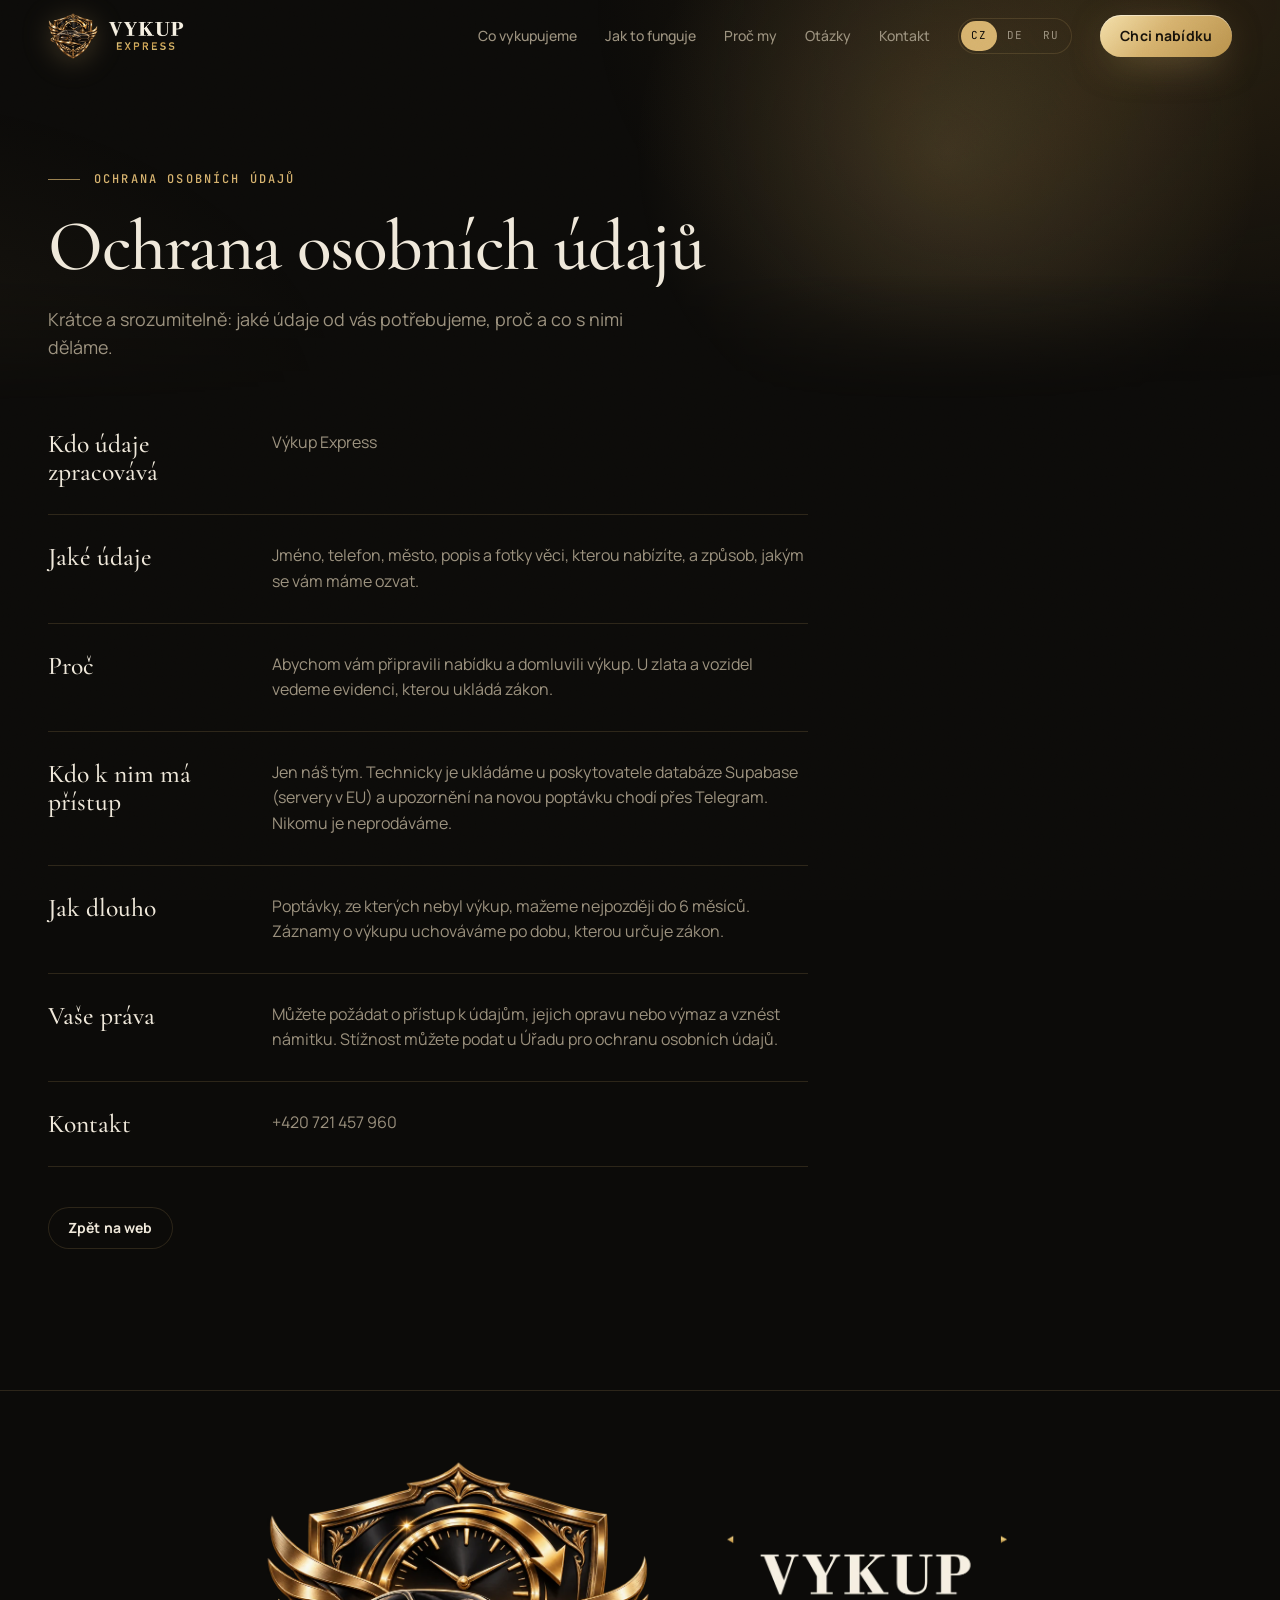
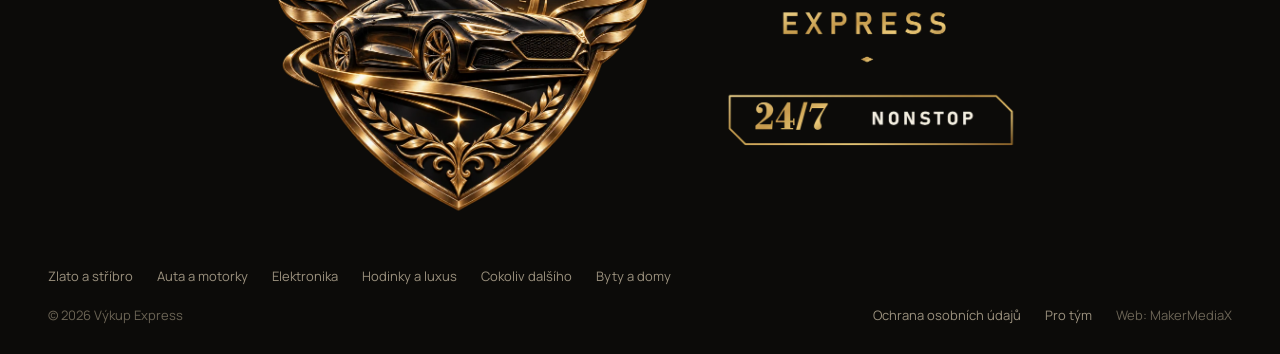
<file: gdpr.html>
<!doctype html>
<html lang="cs">
<head>
<meta charset="utf-8">
<meta name="viewport" content="width=device-width, initial-scale=1, viewport-fit=cover">
<title>Ochrana osobních údajů · Výkup Express</title>
<meta name="claude:viewport-fit-sides" content="cover">
<meta name="ve-page" content="gdpr" data-title="g.title">
<meta name="description" content="Krátce a srozumitelně: jaké údaje od vás potřebujeme, proč a co s nimi děláme.">
<meta name="theme-color" content="#0c0b09">
<meta property="og:title" content="Ochrana osobních údajů · Výkup Express">
<meta property="og:description" content="Krátce a srozumitelně: jaké údaje od vás potřebujeme, proč a co s nimi děláme.">
<link rel="icon" href="assets/brand/favicon-64.png" type="image/png">
<link rel="apple-touch-icon" href="assets/brand/apple-touch-icon.png">
<link rel="preconnect" href="https://fonts.googleapis.com"><link rel="preconnect" href="https://fonts.gstatic.com" crossorigin>
<link rel="stylesheet" href="https://fonts.googleapis.com/css2?family=Cormorant+Garamond:ital,wght@0,500;0,600;1,500;1,600&family=JetBrains+Mono:wght@400;500&family=Manrope:wght@400;500;600;700&display=swap">
<link rel="stylesheet" href="assets/style.css">
</head>
<body>

<header class="hdr"><div class="wrap">
  <a class="logo" href="index.html" aria-label="Výkup Express"><img class="lg-emblem" src="assets/brand/emblem-640.webp" alt="" width="52" height="48"><img class="lg-word" src="assets/brand/wordmark.png" alt="Výkup Express" width="302" height="120"></a>
  <nav class="nav" aria-label="Hlavní"><a href="index.html#vykup" data-i18n="nav.buy">Co vykupujeme</a><a href="index.html#jak" data-i18n="nav.how">Jak to funguje</a><a href="index.html#proc" data-i18n="nav.why">Proč my</a><a href="#otazky" data-i18n="nav.faq">Otázky</a><a href="#kontakt" data-i18n="nav.contact">Kontakt</a></nav>
  <div class="langs" role="group" aria-label="Jazyk / Sprache / Язык"><button type="button" data-lang="cs" aria-pressed="true">CZ</button><button type="button" data-lang="de" aria-pressed="false">DE</button><button type="button" data-lang="ru" aria-pressed="false">RU</button></div>
  <a class="btn btn-gold btn-sm btn-cta" href="#nabidka" data-mag><span data-i18n="cta.offer">Chci nabídku</span></a>
  <button class="burger" type="button" aria-expanded="false" aria-controls="mnav" data-i18n-aria="nav.menu" aria-label="Menu"><span></span></button>
</div></header>
<div class="mnav" id="mnav" aria-hidden="true">
  <div class="top"><a class="logo" href="index.html" aria-label="Výkup Express"><img class="lg-emblem" src="assets/brand/emblem-640.webp" alt="" width="52" height="48"><img class="lg-word" src="assets/brand/wordmark.png" alt="Výkup Express" width="302" height="120"></a><button class="close" type="button" data-i18n-aria="nav.close" aria-label="Zavřít">×</button></div>
  <nav><a href="zlato.html" data-i18n="c.zlato">Zlato a stříbro</a><a href="auta.html" data-i18n="c.auta">Auta a motorky</a><a href="elektronika.html" data-i18n="c.elektronika">Elektronika</a><a href="luxus.html" data-i18n="c.luxus">Hodinky a luxus</a><a href="ostatni.html" data-i18n="c.ostatni">Cokoliv dalšího</a><a href="nemovitosti.html" data-i18n="c.nemovitosti">Byty a domy</a></nav>
  <div class="sub"><a href="index.html#jak" data-i18n="nav.how">Jak to funguje</a><a href="index.html#proc" data-i18n="nav.why">Proč my</a><a href="#otazky" data-i18n="nav.faq">Otázky</a><a href="#kontakt" data-i18n="nav.contact">Kontakt</a></div>
  <div class="bottom"><div class="langs" role="group" aria-label="Jazyk / Sprache / Язык"><button type="button" data-lang="cs" aria-pressed="true">CZ</button><button type="button" data-lang="de" aria-pressed="false">DE</button><button type="button" data-lang="ru" aria-pressed="false">RU</button></div><a class="btn btn-gold" href="#nabidka"><span data-i18n="cta.offer">Chci nabídku</span><svg class="arr" viewBox="0 0 24 24" fill="none" stroke="currentColor" stroke-width="1.6" stroke-linecap="round" stroke-linejoin="round" aria-hidden="true"><path d="M5 12h14M13 6l6 6-6 6"/></svg></a></div>
</div>
<main>
<section class="hero" style="padding-bottom:40px"><div class="wrap">
  <p class="eyebrow fade-in" data-i18n="foot.gdpr">Ochrana osobních údajů</p>
  <h1 class="display h2"><span class="ln"><span class="word" data-i18n="g.h">Ochrana osobních údajů</span></span></h1>
  <p class="lead fade-in" style="margin-top:24px;--d:.3s" data-i18n="g.lead">Krátce a srozumitelně: jaké údaje od vás potřebujeme, proč a co s nimi děláme.</p>
</div></section>
<section class="sec" style="padding-top:0"><div class="wrap"><div class="legal"><section><h2 data-i18n="g.s1.t">Kdo údaje zpracovává</h2><p data-cfg="company">Výkup Express</p></section><section><h2 data-i18n="g.s2.t">Jaké údaje</h2><p data-i18n="g.s2.d">Jméno, telefon, město, popis a fotky věci, kterou nabízíte, a způsob, jakým se vám máme ozvat.</p></section><section><h2 data-i18n="g.s3.t">Proč</h2><p data-i18n="g.s3.d">Abychom vám připravili nabídku a domluvili výkup. U zlata a vozidel vedeme evidenci, kterou ukládá zákon.</p></section><section><h2 data-i18n="g.s4.t">Kdo k nim má přístup</h2><p data-i18n="g.s4.d">Jen náš tým. Technicky je ukládáme u poskytovatele databáze Supabase (servery v EU) a upozornění na novou poptávku chodí přes Telegram. Nikomu je neprodáváme.</p></section><section><h2 data-i18n="g.s5.t">Jak dlouho</h2><p data-i18n="g.s5.d">Poptávky, ze kterých nebyl výkup, mažeme nejpozději do 6 měsíců. Záznamy o výkupu uchováváme po dobu, kterou určuje zákon.</p></section><section><h2 data-i18n="g.s6.t">Vaše práva</h2><p data-i18n="g.s6.d">Můžete požádat o přístup k údajům, jejich opravu nebo výmaz a vznést námitku. Stížnost můžete podat u Úřadu pro ochranu osobních údajů.</p></section><section><h2 data-i18n="g.s7.t">Kontakt</h2><p><a href="#" data-mail data-cfg="email">info@</a> · <span data-cfg="phone"></span></p></section>
  <p style="margin-top:40px"><a class="btn btn-ghost btn-sm" href="index.html"><span data-i18n="g.back">Zpět na web</span></a></p>
</div></div></section>
</main>
<footer class="foot"><div class="wrap">
  <p class="mega-logo"><img src="assets/brand/logo-full.webp" alt="Výkup Express · 24/7 nonstop" width="1600" height="765" loading="lazy"></p>
  <div class="row"><nav aria-label="Kategorie"><a href="zlato.html" data-i18n="c.zlato">Zlato a stříbro</a><a href="auta.html" data-i18n="c.auta">Auta a motorky</a><a href="elektronika.html" data-i18n="c.elektronika">Elektronika</a><a href="luxus.html" data-i18n="c.luxus">Hodinky a luxus</a><a href="ostatni.html" data-i18n="c.ostatni">Cokoliv dalšího</a><a href="nemovitosti.html" data-i18n="c.nemovitosti">Byty a domy</a></nav></div>
  <div class="row" style="margin-top:18px">
    <span>© <span data-year>2026</span> Výkup Express</span>
    <nav><a href="gdpr.html" data-i18n="foot.gdpr">Ochrana osobních údajů</a><a href="admin.html" data-i18n="foot.team">Pro tým</a><span data-i18n="foot.made">Web: MakerMediaX</span></nav>
  </div>
</div></footer>
<a class="fab" href="#" data-wa aria-label="WhatsApp"><svg viewBox="0 0 24 24" aria-hidden="true"><path d="M12 2a10 10 0 0 0-8.6 15.1L2 22l5-1.3A10 10 0 1 0 12 2zm0 18.2a8.2 8.2 0 0 1-4.2-1.2l-.3-.2-3 .8.8-2.9-.2-.3A8.2 8.2 0 1 1 12 20.2zm4.5-6.1c-.2-.1-1.5-.7-1.7-.8s-.4-.1-.6.1-.7.8-.8 1-.3.2-.5.1a6.7 6.7 0 0 1-3.3-2.9c-.3-.4.3-.4.7-1.3a.5.5 0 0 0 0-.5l-.8-1.9c-.2-.5-.4-.4-.6-.4h-.5a1 1 0 0 0-.7.3 3 3 0 0 0-.9 2.2 5.2 5.2 0 0 0 1.1 2.8 11.9 11.9 0 0 0 4.6 4c1.7.7 2.4.8 3.2.7a2.8 2.8 0 0 0 1.8-1.3 2.3 2.3 0 0 0 .2-1.3c-.1-.1-.3-.2-.6-.3z"/></svg></a>

<script src="assets/config.js"></script>
<script src="assets/i18n.js"></script>
<script src="assets/store.js"></script>
<script src="assets/main.js"></script>
</body>
</html>
</file>
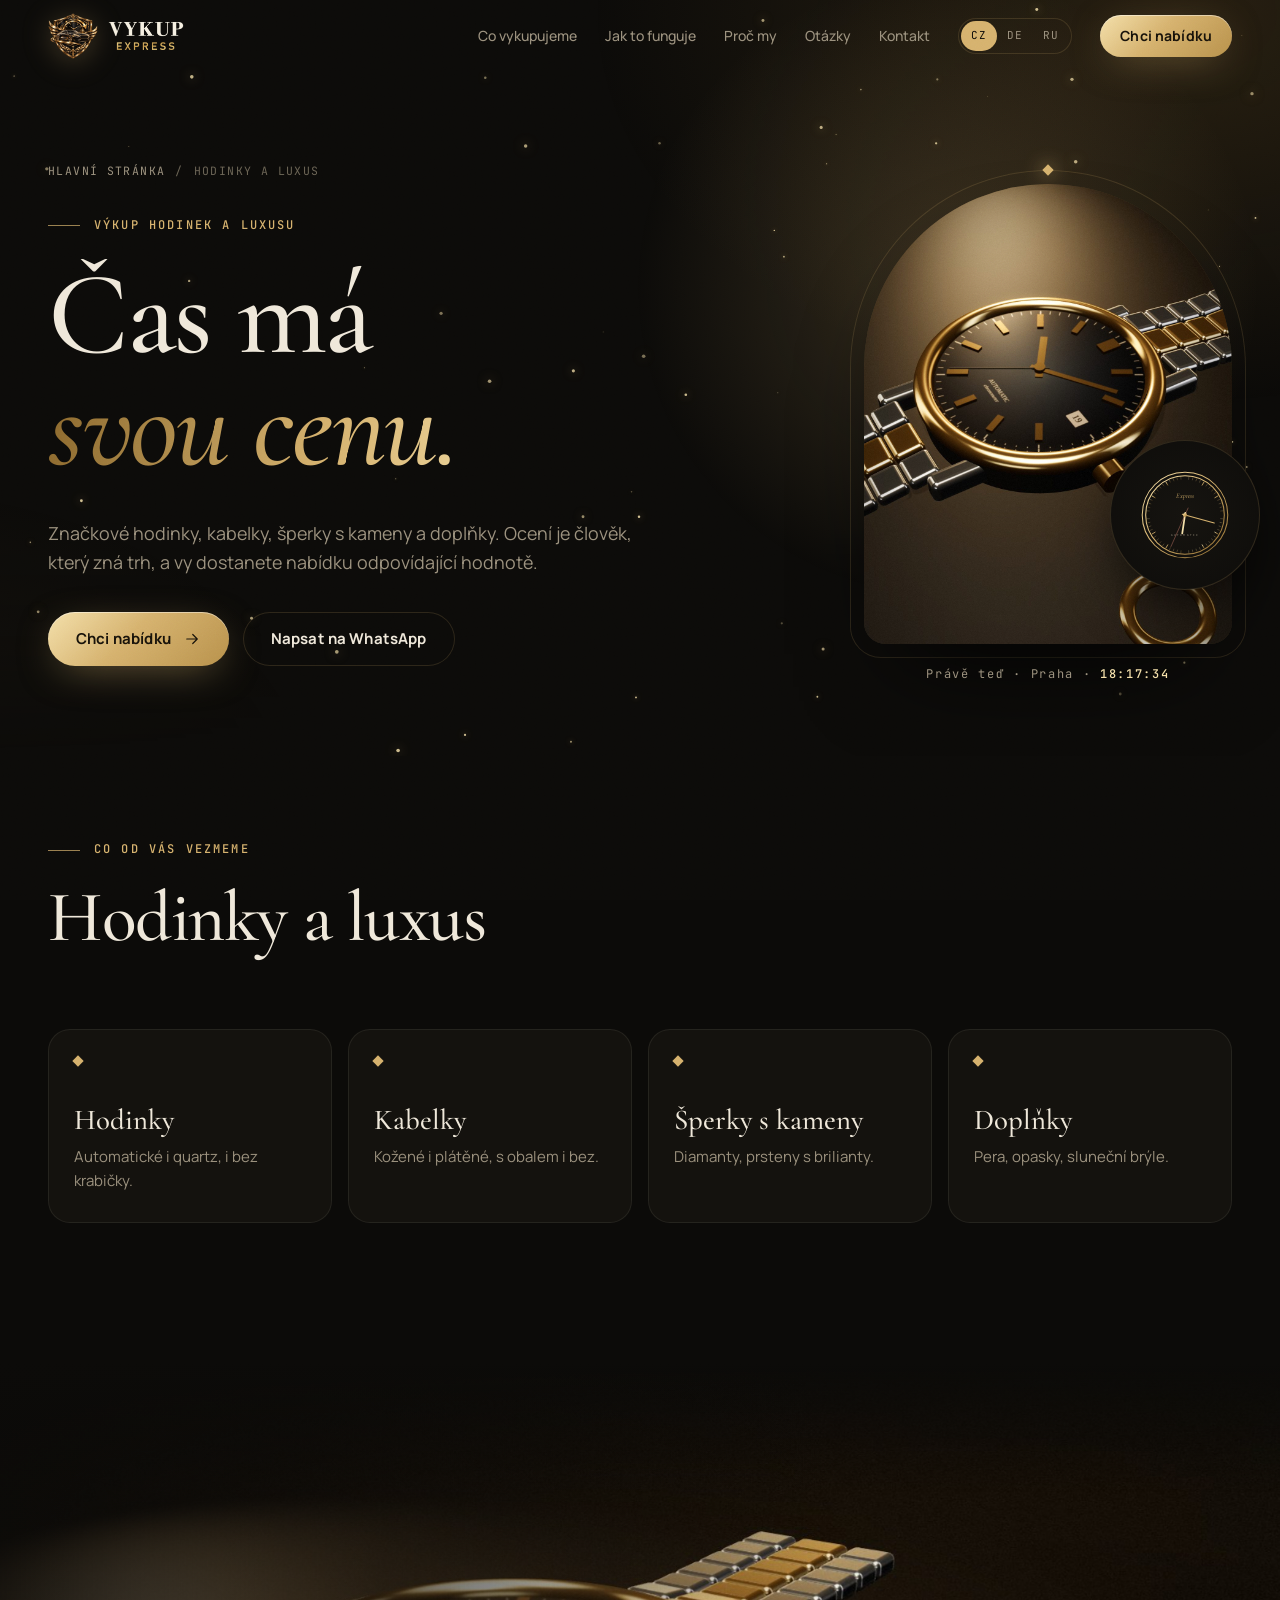
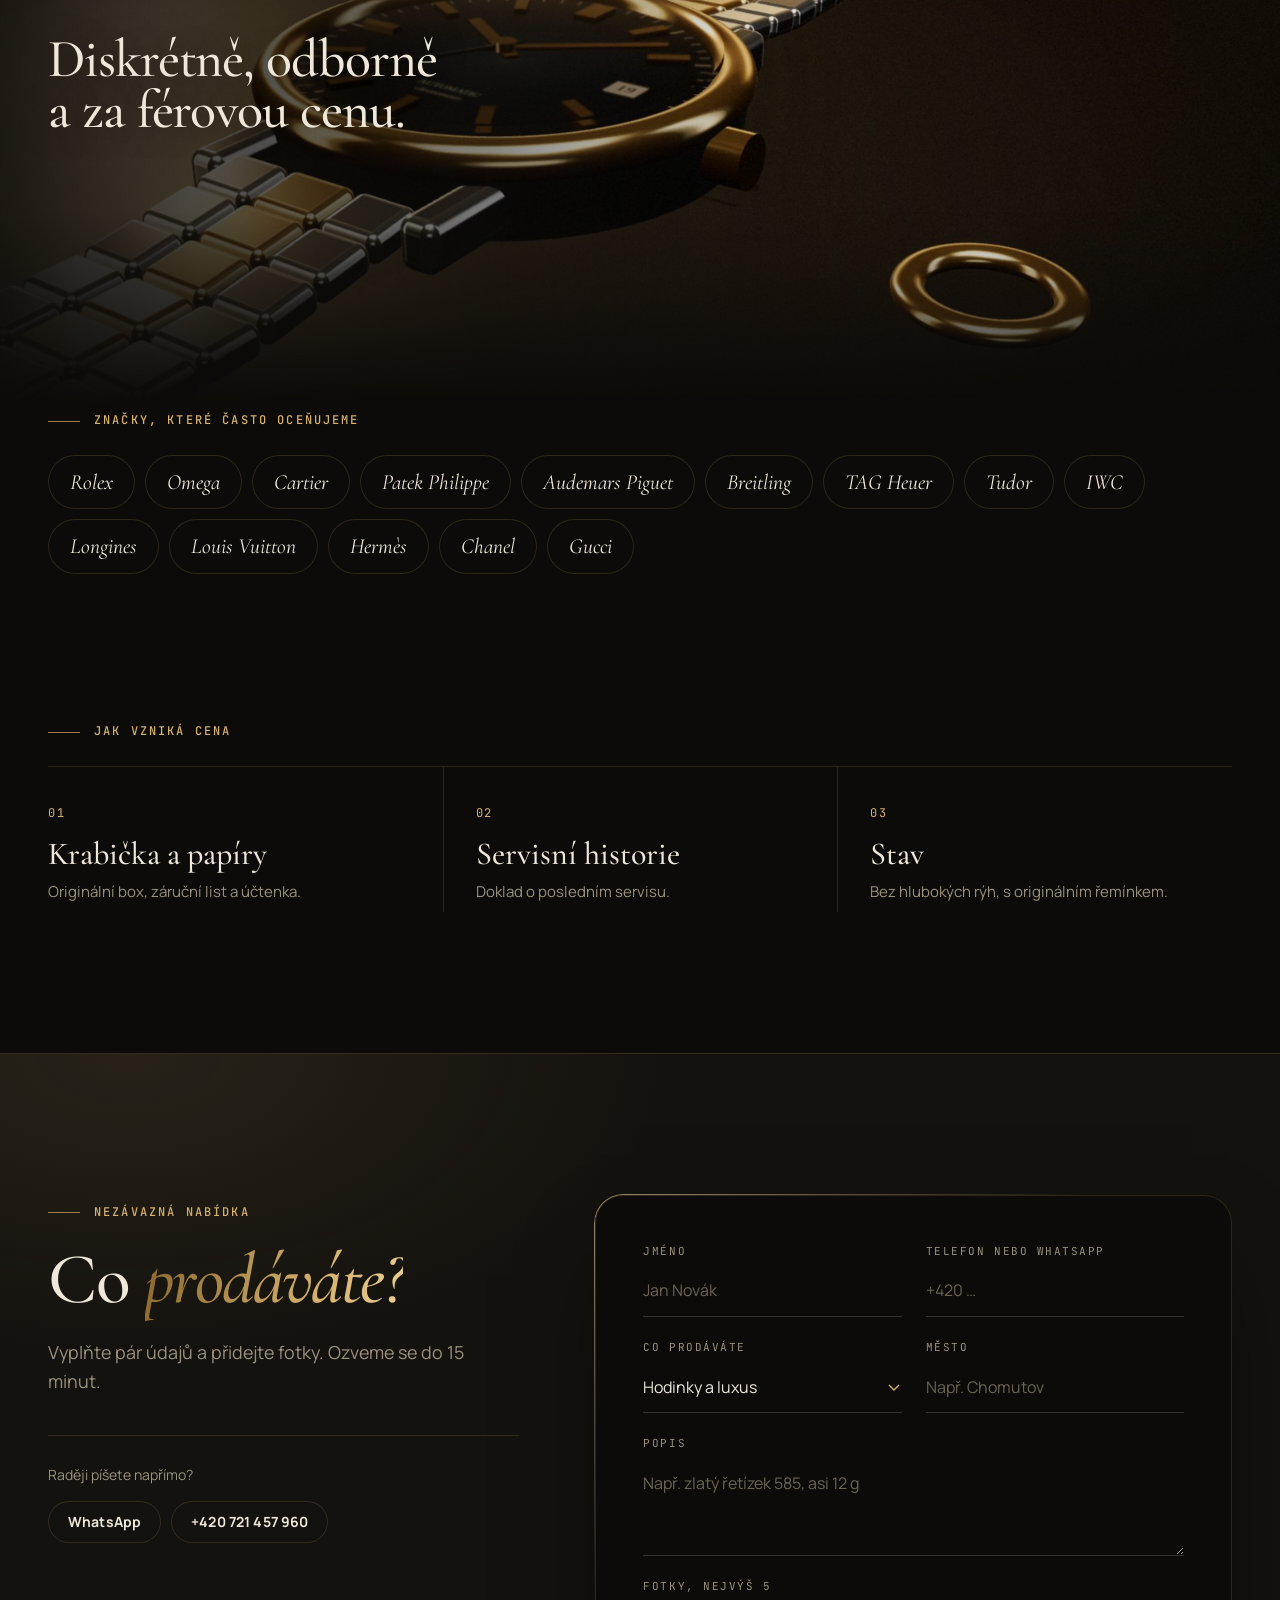
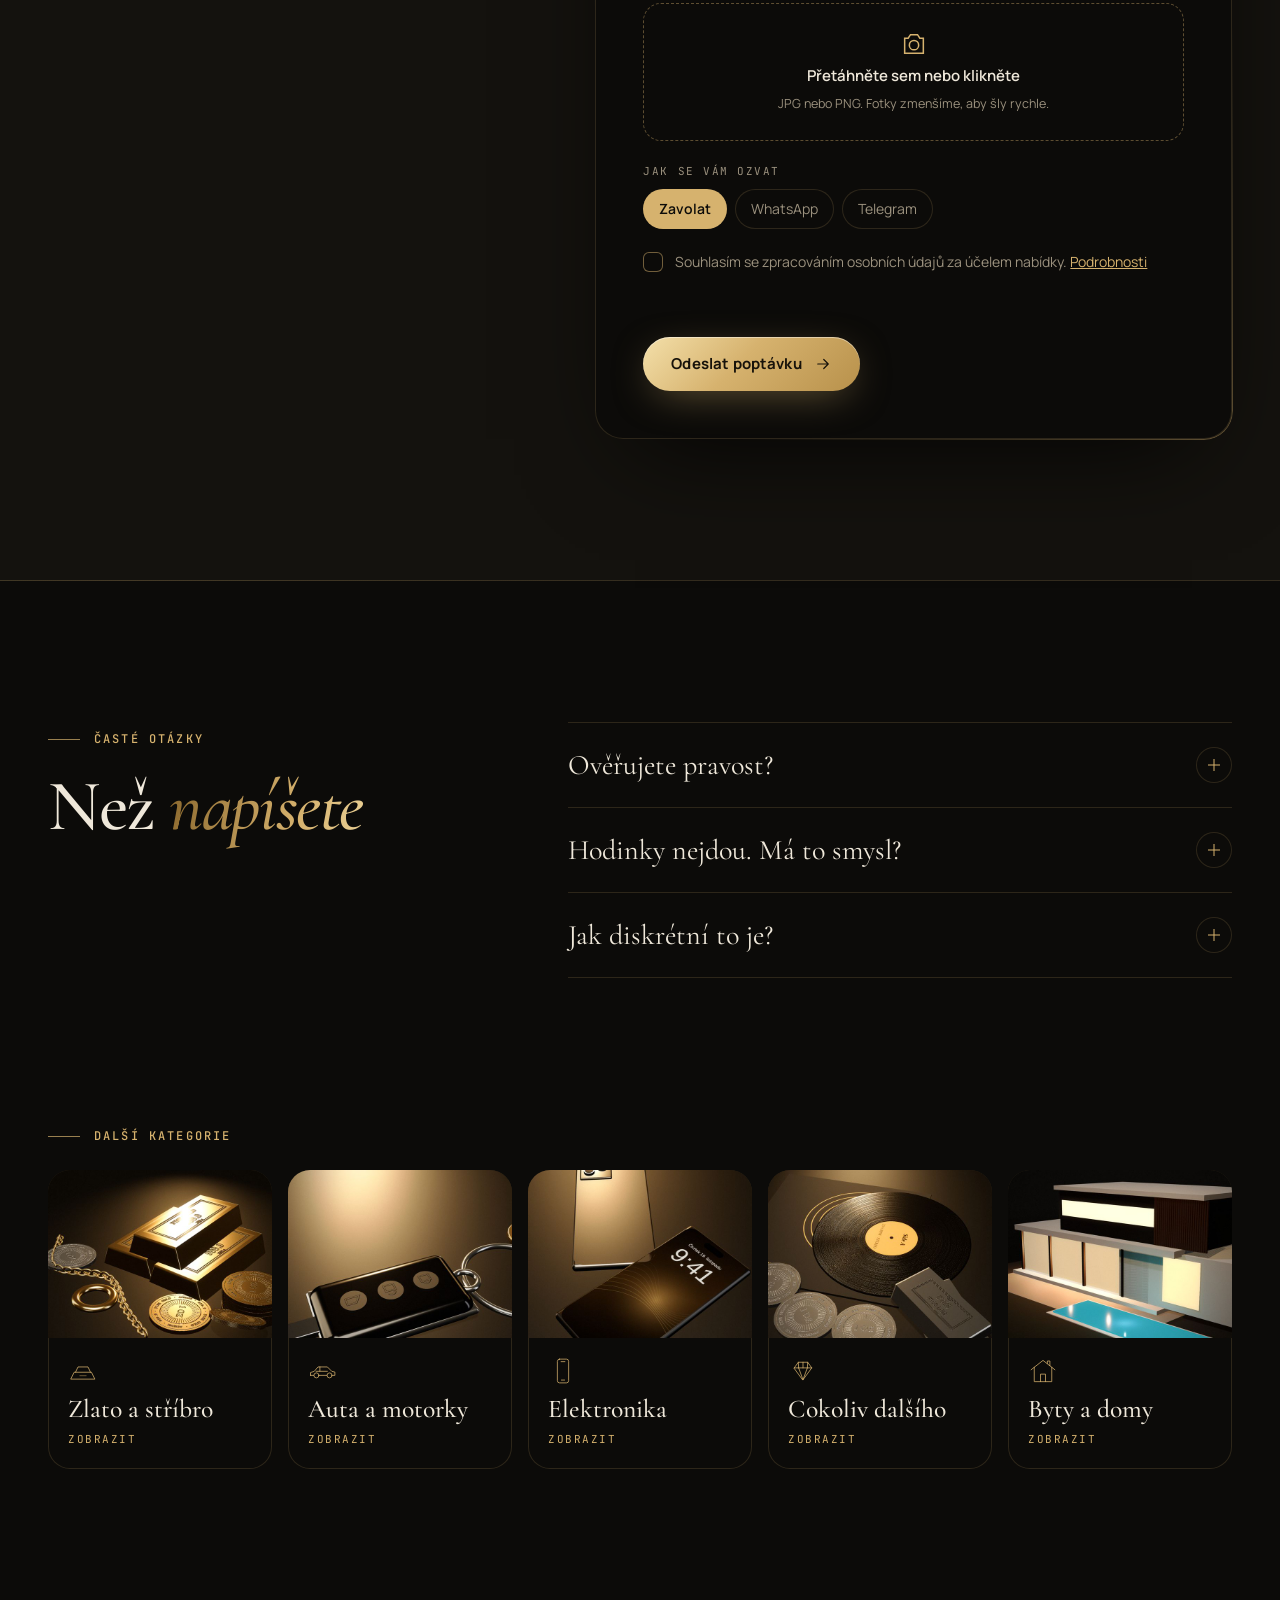
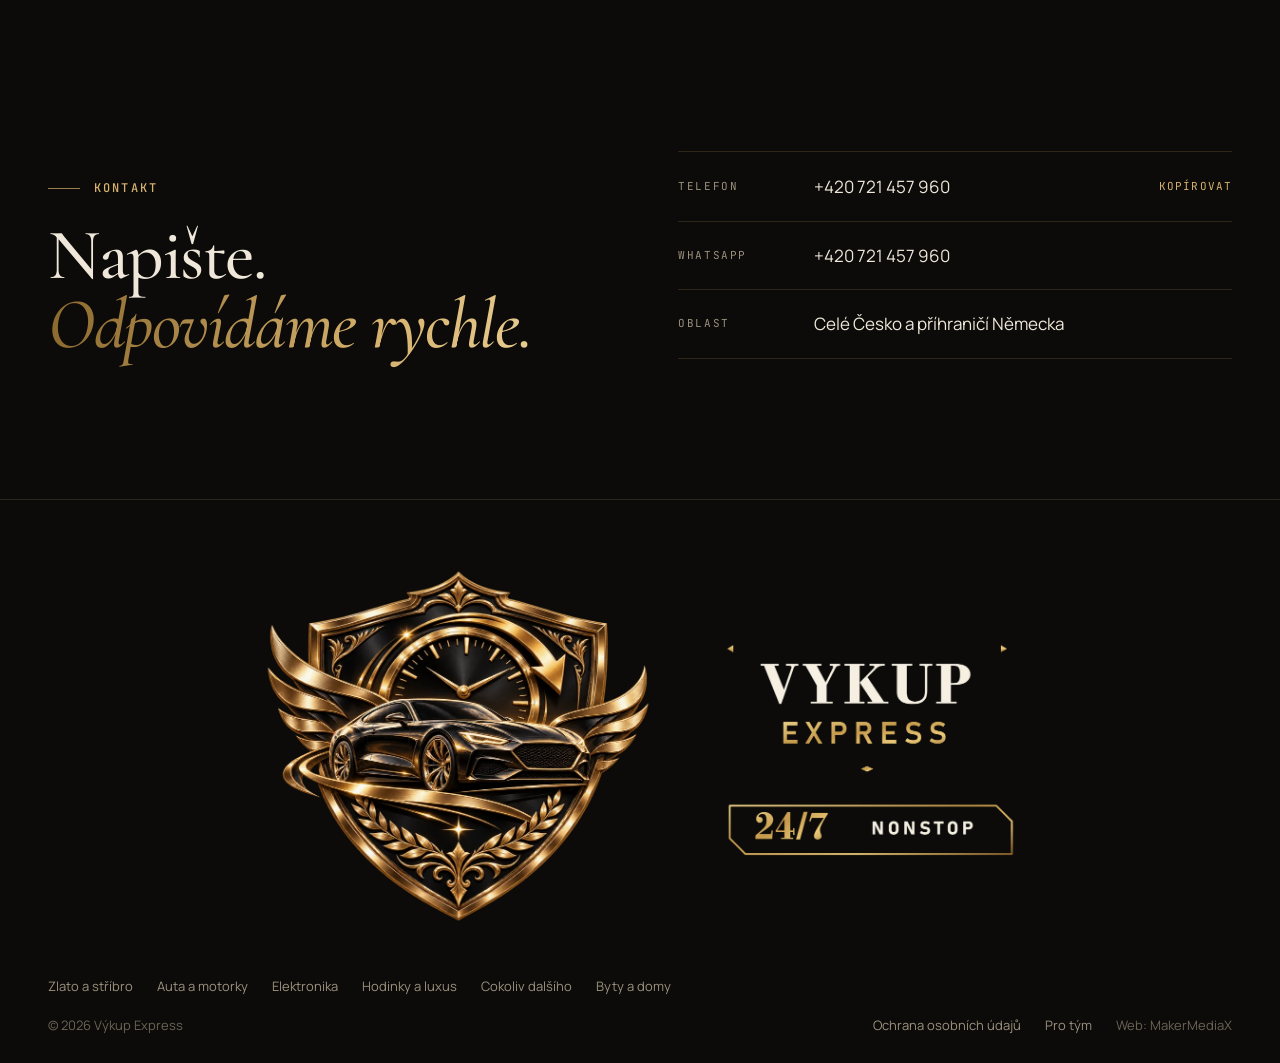
<file: luxus.html>
<!doctype html>
<html lang="cs">
<head>
<meta charset="utf-8">
<meta name="viewport" content="width=device-width, initial-scale=1, viewport-fit=cover">
<title>Výkup hodinek a luxusu · Výkup Express</title>
<meta name="claude:viewport-fit-sides" content="cover">
<meta name="ve-page" content="luxus" data-title="l.title">
<meta name="description" content="Značkové hodinky, kabelky, šperky s kameny a doplňky. Ocení je člověk, který zná trh, a vy dostanete nabídku odpovídající hodnotě.">
<meta name="theme-color" content="#0c0b09">
<meta property="og:title" content="Výkup hodinek a luxusu · Výkup Express">
<meta property="og:description" content="Značkové hodinky, kabelky, šperky s kameny a doplňky. Ocení je člověk, který zná trh, a vy dostanete nabídku odpovídající hodnotě.">
<link rel="icon" href="assets/brand/favicon-64.png" type="image/png">
<link rel="apple-touch-icon" href="assets/brand/apple-touch-icon.png">
<link rel="preconnect" href="https://fonts.googleapis.com"><link rel="preconnect" href="https://fonts.gstatic.com" crossorigin>
<link rel="stylesheet" href="https://fonts.googleapis.com/css2?family=Cormorant+Garamond:ital,wght@0,500;0,600;1,500;1,600&family=JetBrains+Mono:wght@400;500&family=Manrope:wght@400;500;600;700&display=swap">
<link rel="stylesheet" href="assets/style.css">
</head>
<body>

<header class="hdr"><div class="wrap">
  <a class="logo" href="index.html" aria-label="Výkup Express"><img class="lg-emblem" src="assets/brand/emblem-640.webp" alt="" width="52" height="48"><img class="lg-word" src="assets/brand/wordmark.png" alt="Výkup Express" width="302" height="120"></a>
  <nav class="nav" aria-label="Hlavní"><a href="index.html#vykup" data-i18n="nav.buy">Co vykupujeme</a><a href="index.html#jak" data-i18n="nav.how">Jak to funguje</a><a href="index.html#proc" data-i18n="nav.why">Proč my</a><a href="#otazky" data-i18n="nav.faq">Otázky</a><a href="#kontakt" data-i18n="nav.contact">Kontakt</a></nav>
  <div class="langs" role="group" aria-label="Jazyk / Sprache / Язык"><button type="button" data-lang="cs" aria-pressed="true">CZ</button><button type="button" data-lang="de" aria-pressed="false">DE</button><button type="button" data-lang="ru" aria-pressed="false">RU</button></div>
  <a class="btn btn-gold btn-sm btn-cta" href="#nabidka" data-mag><span data-i18n="cta.offer">Chci nabídku</span></a>
  <button class="burger" type="button" aria-expanded="false" aria-controls="mnav" data-i18n-aria="nav.menu" aria-label="Menu"><span></span></button>
</div></header>
<div class="mnav" id="mnav" aria-hidden="true">
  <div class="top"><a class="logo" href="index.html" aria-label="Výkup Express"><img class="lg-emblem" src="assets/brand/emblem-640.webp" alt="" width="52" height="48"><img class="lg-word" src="assets/brand/wordmark.png" alt="Výkup Express" width="302" height="120"></a><button class="close" type="button" data-i18n-aria="nav.close" aria-label="Zavřít">×</button></div>
  <nav><a href="zlato.html" data-i18n="c.zlato">Zlato a stříbro</a><a href="auta.html" data-i18n="c.auta">Auta a motorky</a><a href="elektronika.html" data-i18n="c.elektronika">Elektronika</a><a href="luxus.html" data-i18n="c.luxus">Hodinky a luxus</a><a href="ostatni.html" data-i18n="c.ostatni">Cokoliv dalšího</a><a href="nemovitosti.html" data-i18n="c.nemovitosti">Byty a domy</a></nav>
  <div class="sub"><a href="index.html#jak" data-i18n="nav.how">Jak to funguje</a><a href="index.html#proc" data-i18n="nav.why">Proč my</a><a href="#otazky" data-i18n="nav.faq">Otázky</a><a href="#kontakt" data-i18n="nav.contact">Kontakt</a></div>
  <div class="bottom"><div class="langs" role="group" aria-label="Jazyk / Sprache / Язык"><button type="button" data-lang="cs" aria-pressed="true">CZ</button><button type="button" data-lang="de" aria-pressed="false">DE</button><button type="button" data-lang="ru" aria-pressed="false">RU</button></div><a class="btn btn-gold" href="#nabidka"><span data-i18n="cta.offer">Chci nabídku</span><svg class="arr" viewBox="0 0 24 24" fill="none" stroke="currentColor" stroke-width="1.6" stroke-linecap="round" stroke-linejoin="round" aria-hidden="true"><path d="M5 12h14M13 6l6 6-6 6"/></svg></a></div>
</div>
<main>
<section class="hero cp-hero">
  <canvas class="dust" aria-hidden="true"></canvas>
  <div class="wrap">
    <div class="hero-grid">
      <div>
        <nav class="crumbs fade-in" aria-label="Drobečková navigace"><a href="index.html" data-i18n="cp.home">Hlavní stránka</a><span>/</span><span data-i18n="c.luxus">Hodinky a luxus</span></nav>
        <p class="eyebrow fade-in" data-i18n="l.eyebrow">Výkup hodinek a luxusu</p>
        <h1 class="display h1">
          <span class="ln"><span class="word" style="--d:.1s" data-i18n="l.l1">Čas má</span></span>
          <span class="ln"><em class="word" style="--d:.25s" data-i18n="l.l2">svou cenu.</em></span>
        </h1>
        <p class="lead fade-in" style="--d:.5s" data-i18n="l.sub">Značkové hodinky, kabelky, šperky s kameny a doplňky. Ocení je člověk, který zná trh, a vy dostanete nabídku odpovídající hodnotě.</p>
        <div class="hero-ctas fade-in" style="--d:.65s">
          <a class="btn btn-gold" href="#nabidka" data-mag><span data-i18n="cta.offer">Chci nabídku</span><svg class="arr" viewBox="0 0 24 24" fill="none" stroke="currentColor" stroke-width="1.6" stroke-linecap="round" stroke-linejoin="round" aria-hidden="true"><path d="M5 12h14M13 6l6 6-6 6"/></svg></a>
          <a class="btn btn-ghost" href="#" data-wa><span data-i18n="cta.write">Napsat na WhatsApp</span></a>
        </div>
      </div>
      <div class="ph-hero fade-in" style="--d:.2s">
        <div class="ph-frame"><img src="assets/img/luxus-hero.jpg" alt="" data-i18n-alt="c.luxus" width="1200" height="1500" fetchpriority="high"></div>
        <div class="live-watch" aria-hidden="true"><svg viewBox="0 0 400 400"><defs><linearGradient id="gg" x1="0" y1="0" x2="1" y2="1"><stop offset="0" stop-color="#f4e0aa"/><stop offset=".45" stop-color="#d6b26e"/><stop offset="1" stop-color="#8a672c"/></linearGradient></defs>
  <path class="s" d="M158 92L170 22H230L242 92"/><path class="s" d="M158 308L170 378H230L242 308"/>
  <circle class="s d2" cx="200" cy="200" r="124"/><circle class="s d3" cx="200" cy="200" r="114"/>
  <rect class="s d3" x="324" y="188" width="16" height="24" rx="3"/>
  <g class="ticks"><line x1="200.0" y1="100.0" x2="200.0" y2="90.0" stroke="url(#gg)" stroke-width="2.4" stroke-linecap="round"/><line x1="210.9" y1="96.6" x2="211.5" y2="90.6" stroke="url(#gg)" stroke-width="0.8" stroke-linecap="round"/><line x1="221.6" y1="98.3" x2="222.9" y2="92.4" stroke="url(#gg)" stroke-width="0.8" stroke-linecap="round"/><line x1="232.1" y1="101.1" x2="234.0" y2="95.4" stroke="url(#gg)" stroke-width="0.8" stroke-linecap="round"/><line x1="242.3" y1="105.0" x2="244.7" y2="99.5" stroke="url(#gg)" stroke-width="0.8" stroke-linecap="round"/><line x1="250.0" y1="113.4" x2="255.0" y2="104.7" stroke="url(#gg)" stroke-width="2.4" stroke-linecap="round"/><line x1="261.1" y1="115.9" x2="264.7" y2="111.0" stroke="url(#gg)" stroke-width="0.8" stroke-linecap="round"/><line x1="269.6" y1="122.7" x2="273.6" y2="118.3" stroke="url(#gg)" stroke-width="0.8" stroke-linecap="round"/><line x1="277.3" y1="130.4" x2="281.7" y2="126.4" stroke="url(#gg)" stroke-width="0.8" stroke-linecap="round"/><line x1="284.1" y1="138.9" x2="289.0" y2="135.3" stroke="url(#gg)" stroke-width="0.8" stroke-linecap="round"/><line x1="286.6" y1="150.0" x2="295.3" y2="145.0" stroke="url(#gg)" stroke-width="2.4" stroke-linecap="round"/><line x1="295.0" y1="157.7" x2="300.5" y2="155.3" stroke="url(#gg)" stroke-width="0.8" stroke-linecap="round"/><line x1="298.9" y1="167.9" x2="304.6" y2="166.0" stroke="url(#gg)" stroke-width="0.8" stroke-linecap="round"/><line x1="301.7" y1="178.4" x2="307.6" y2="177.1" stroke="url(#gg)" stroke-width="0.8" stroke-linecap="round"/><line x1="303.4" y1="189.1" x2="309.4" y2="188.5" stroke="url(#gg)" stroke-width="0.8" stroke-linecap="round"/><line x1="300.0" y1="200.0" x2="310.0" y2="200.0" stroke="url(#gg)" stroke-width="2.4" stroke-linecap="round"/><line x1="303.4" y1="210.9" x2="309.4" y2="211.5" stroke="url(#gg)" stroke-width="0.8" stroke-linecap="round"/><line x1="301.7" y1="221.6" x2="307.6" y2="222.9" stroke="url(#gg)" stroke-width="0.8" stroke-linecap="round"/><line x1="298.9" y1="232.1" x2="304.6" y2="234.0" stroke="url(#gg)" stroke-width="0.8" stroke-linecap="round"/><line x1="295.0" y1="242.3" x2="300.5" y2="244.7" stroke="url(#gg)" stroke-width="0.8" stroke-linecap="round"/><line x1="286.6" y1="250.0" x2="295.3" y2="255.0" stroke="url(#gg)" stroke-width="2.4" stroke-linecap="round"/><line x1="284.1" y1="261.1" x2="289.0" y2="264.7" stroke="url(#gg)" stroke-width="0.8" stroke-linecap="round"/><line x1="277.3" y1="269.6" x2="281.7" y2="273.6" stroke="url(#gg)" stroke-width="0.8" stroke-linecap="round"/><line x1="269.6" y1="277.3" x2="273.6" y2="281.7" stroke="url(#gg)" stroke-width="0.8" stroke-linecap="round"/><line x1="261.1" y1="284.1" x2="264.7" y2="289.0" stroke="url(#gg)" stroke-width="0.8" stroke-linecap="round"/><line x1="250.0" y1="286.6" x2="255.0" y2="295.3" stroke="url(#gg)" stroke-width="2.4" stroke-linecap="round"/><line x1="242.3" y1="295.0" x2="244.7" y2="300.5" stroke="url(#gg)" stroke-width="0.8" stroke-linecap="round"/><line x1="232.1" y1="298.9" x2="234.0" y2="304.6" stroke="url(#gg)" stroke-width="0.8" stroke-linecap="round"/><line x1="221.6" y1="301.7" x2="222.9" y2="307.6" stroke="url(#gg)" stroke-width="0.8" stroke-linecap="round"/><line x1="210.9" y1="303.4" x2="211.5" y2="309.4" stroke="url(#gg)" stroke-width="0.8" stroke-linecap="round"/><line x1="200.0" y1="300.0" x2="200.0" y2="310.0" stroke="url(#gg)" stroke-width="2.4" stroke-linecap="round"/><line x1="189.1" y1="303.4" x2="188.5" y2="309.4" stroke="url(#gg)" stroke-width="0.8" stroke-linecap="round"/><line x1="178.4" y1="301.7" x2="177.1" y2="307.6" stroke="url(#gg)" stroke-width="0.8" stroke-linecap="round"/><line x1="167.9" y1="298.9" x2="166.0" y2="304.6" stroke="url(#gg)" stroke-width="0.8" stroke-linecap="round"/><line x1="157.7" y1="295.0" x2="155.3" y2="300.5" stroke="url(#gg)" stroke-width="0.8" stroke-linecap="round"/><line x1="150.0" y1="286.6" x2="145.0" y2="295.3" stroke="url(#gg)" stroke-width="2.4" stroke-linecap="round"/><line x1="138.9" y1="284.1" x2="135.3" y2="289.0" stroke="url(#gg)" stroke-width="0.8" stroke-linecap="round"/><line x1="130.4" y1="277.3" x2="126.4" y2="281.7" stroke="url(#gg)" stroke-width="0.8" stroke-linecap="round"/><line x1="122.7" y1="269.6" x2="118.3" y2="273.6" stroke="url(#gg)" stroke-width="0.8" stroke-linecap="round"/><line x1="115.9" y1="261.1" x2="111.0" y2="264.7" stroke="url(#gg)" stroke-width="0.8" stroke-linecap="round"/><line x1="113.4" y1="250.0" x2="104.7" y2="255.0" stroke="url(#gg)" stroke-width="2.4" stroke-linecap="round"/><line x1="105.0" y1="242.3" x2="99.5" y2="244.7" stroke="url(#gg)" stroke-width="0.8" stroke-linecap="round"/><line x1="101.1" y1="232.1" x2="95.4" y2="234.0" stroke="url(#gg)" stroke-width="0.8" stroke-linecap="round"/><line x1="98.3" y1="221.6" x2="92.4" y2="222.9" stroke="url(#gg)" stroke-width="0.8" stroke-linecap="round"/><line x1="96.6" y1="210.9" x2="90.6" y2="211.5" stroke="url(#gg)" stroke-width="0.8" stroke-linecap="round"/><line x1="100.0" y1="200.0" x2="90.0" y2="200.0" stroke="url(#gg)" stroke-width="2.4" stroke-linecap="round"/><line x1="96.6" y1="189.1" x2="90.6" y2="188.5" stroke="url(#gg)" stroke-width="0.8" stroke-linecap="round"/><line x1="98.3" y1="178.4" x2="92.4" y2="177.1" stroke="url(#gg)" stroke-width="0.8" stroke-linecap="round"/><line x1="101.1" y1="167.9" x2="95.4" y2="166.0" stroke="url(#gg)" stroke-width="0.8" stroke-linecap="round"/><line x1="105.0" y1="157.7" x2="99.5" y2="155.3" stroke="url(#gg)" stroke-width="0.8" stroke-linecap="round"/><line x1="113.4" y1="150.0" x2="104.7" y2="145.0" stroke="url(#gg)" stroke-width="2.4" stroke-linecap="round"/><line x1="115.9" y1="138.9" x2="111.0" y2="135.3" stroke="url(#gg)" stroke-width="0.8" stroke-linecap="round"/><line x1="122.7" y1="130.4" x2="118.3" y2="126.4" stroke="url(#gg)" stroke-width="0.8" stroke-linecap="round"/><line x1="130.4" y1="122.7" x2="126.4" y2="118.3" stroke="url(#gg)" stroke-width="0.8" stroke-linecap="round"/><line x1="138.9" y1="115.9" x2="135.3" y2="111.0" stroke="url(#gg)" stroke-width="0.8" stroke-linecap="round"/><line x1="150.0" y1="113.4" x2="145.0" y2="104.7" stroke="url(#gg)" stroke-width="2.4" stroke-linecap="round"/><line x1="157.7" y1="105.0" x2="155.3" y2="99.5" stroke="url(#gg)" stroke-width="0.8" stroke-linecap="round"/><line x1="167.9" y1="101.1" x2="166.0" y2="95.4" stroke="url(#gg)" stroke-width="0.8" stroke-linecap="round"/><line x1="178.4" y1="98.3" x2="177.1" y2="92.4" stroke="url(#gg)" stroke-width="0.8" stroke-linecap="round"/><line x1="189.1" y1="96.6" x2="188.5" y2="90.6" stroke="url(#gg)" stroke-width="0.8" stroke-linecap="round"/></g>
  <text x="200" y="152" text-anchor="middle" font-family="Cormorant Garamond, Georgia, serif" font-style="italic" font-size="20" fill="#d6b26e">Express</text>
  <text x="200" y="262" text-anchor="middle" font-family="JetBrains Mono, monospace" font-size="8" letter-spacing="3" fill="#9b917e">AUTOMATIC</text>
  <g id="wh"><line x1="200" y1="206" x2="200" y2="146" stroke="#f4e0aa" stroke-width="5" stroke-linecap="round"/></g>
  <g id="wm"><line x1="200" y1="208" x2="200" y2="112" stroke="#d6b26e" stroke-width="3" stroke-linecap="round"/></g>
  <g id="ws"><line x1="200" y1="222" x2="200" y2="100" stroke="#e58b7a" stroke-width="1" stroke-linecap="round"/></g>
  <circle cx="200" cy="200" r="6" fill="url(#gg)"/></svg></div><p class="watch-now"><span data-i18n="l.now">Právě teď</span> · Praha · <b id="watchNow">--:--:--</b></p>
      </div>
    </div>
  </div>
</section>

<section class="sec" style="padding-top:clamp(40px,6vw,80px)"><div class="wrap">
  <div class="sec-head"><div class="rv"><p class="eyebrow" data-i18n="cp.buy.eyebrow">Co od vás vezmeme</p><h2 class="display h2" data-i18n="c.luxus">Hodinky a luxus</h2></div></div>
  <div class="bgrid" style="grid-template-columns:repeat(auto-fit,minmax(min(100%,240px),1fr))"><div class="bitem rv" style="--d:0.07s"><span class="dm"></span><h3 data-i18n="l.b1.t">Hodinky</h3><p data-i18n="l.b1.d">Automatické i quartz, i bez krabičky.</p></div><div class="bitem rv" style="--d:0.14s"><span class="dm"></span><h3 data-i18n="l.b2.t">Kabelky</h3><p data-i18n="l.b2.d">Kožené i plátěné, s obalem i bez.</p></div><div class="bitem rv" style="--d:0.00s"><span class="dm"></span><h3 data-i18n="l.b3.t">Šperky s kameny</h3><p data-i18n="l.b3.d">Diamanty, prsteny s brilianty.</p></div><div class="bitem rv" style="--d:0.07s"><span class="dm"></span><h3 data-i18n="l.b4.t">Doplňky</h3><p data-i18n="l.b4.d">Pera, opasky, sluneční brýle.</p></div></div>
</div></section>

<section class="band" aria-hidden="false">
  <div class="band-img"><img src="assets/img/luxus-wide.jpg" alt="" data-i18n-alt="c.luxus" width="2000" height="1000" loading="lazy" data-par></div>
  <div class="wrap band-cap rv"><p class="display h2 band-line" data-i18n="l.band">Diskrétně, odborně a za férovou cenu.</p></div>
</section>

<section class="sec" style="padding-top:0"><div class="wrap">
  <div class="rv"><p class="eyebrow" data-i18n="l.br.eyebrow">Značky, které často oceňujeme</p><ul class="tags brands"><li>Rolex</li><li>Omega</li><li>Cartier</li><li>Patek Philippe</li><li>Audemars Piguet</li><li>Breitling</li><li>TAG Heuer</li><li>Tudor</li><li>IWC</li><li>Longines</li><li>Louis Vuitton</li><li>Hermès</li><li>Chanel</li><li>Gucci</li></ul></div>
</div></section>
<section class="sec" style="padding-top:0"><div class="wrap">
  <div class="rv"><p class="eyebrow" data-i18n="cp.price.eyebrow">Jak vzniká cena</p></div>
  <div class="factors"><div class="rv" style="--d:0.00s"><span class="k">01</span><h3 data-i18n="l.p1.t">Krabička a papíry</h3><p data-i18n="l.p1.d">Originální box, záruční list a účtenka.</p></div><div class="rv" style="--d:0.08s"><span class="k">02</span><h3 data-i18n="l.p2.t">Servisní historie</h3><p data-i18n="l.p2.d">Doklad o posledním servisu.</p></div><div class="rv" style="--d:0.16s"><span class="k">03</span><h3 data-i18n="l.p3.t">Stav</h3><p data-i18n="l.p3.d">Bez hlubokých rýh, s originálním řemínkem.</p></div></div>
</div></section>

<section class="sec offer" id="nabidka"><div class="wrap offer-grid">
  <div class="offer-aside rv">
    <p class="eyebrow" data-i18n="form.eyebrow">Nezávazná nabídka</p>
    <h2 class="display h2" data-i18n-html="form.title.h">Co <em>prodáváte?</em></h2>
    <p class="lead" data-i18n="form.sub">Vyplňte pár údajů a přidejte fotky. Ozveme se do 15 minut.</p>
    <div class="direct">
      <p data-i18n="form.alt">Raději píšete napřímo?</p>
      <div class="row">
        <a class="btn btn-ghost btn-sm" href="#" data-wa>WhatsApp</a>
        <a class="btn btn-ghost btn-sm" href="#" data-tg>Telegram</a>
        <a class="btn btn-ghost btn-sm" href="#" data-tel><span data-cfg="phone">+420</span></a>
      </div>
    </div>
  </div>
  <div class="card-form rv" style="--d:.1s">
    <div id="form-body">
    <form id="offer-form" novalidate data-cat="luxus">
      <input type="hidden" id="f-lang" value="cs">
      <div class="fgrid">
        <div class="fld"><label for="f-name" data-i18n="f.name">Jméno</label><input type="text" id="f-name" autocomplete="name" data-i18n-ph="f.name.ph" placeholder="Jan Novák" required></div>
        <div class="fld"><label for="f-phone" data-i18n="f.phone">Telefon nebo WhatsApp</label><input type="tel" id="f-phone" autocomplete="tel" inputmode="tel" data-i18n-ph="f.phone.ph" placeholder="+420 …" required></div>
        <div class="fld"><label for="f-cat" data-i18n="f.cat">Co prodáváte</label><select id="f-cat"><option value="zlato" data-i18n="opt.zlato">Zlato a stříbro</option><option value="auta" data-i18n="opt.auta">Auto nebo motorka</option><option value="elektronika" data-i18n="opt.elektronika">Elektronika</option><option value="luxus" data-i18n="opt.luxus">Hodinky a luxus</option><option value="ostatni" data-i18n="opt.ostatni">Něco jiného</option><option value="nemovitosti" data-i18n="opt.nemovitosti">Byt nebo dům</option></select></div>
        <div class="fld"><label for="f-city" data-i18n="f.city">Město</label><input type="text" id="f-city" autocomplete="address-level2" data-i18n-ph="f.city.ph" placeholder="Např. Chomutov"></div>
        <p class="cat-hint full" id="f-cat-hint" hidden><span data-i18n="f.cat.hint">U nemovitostí potřebujeme víc údajů. Vyplňte prosím krátký dotazník.</span> <a href="nemovitosti.html#nabidka"><span data-i18n="f.cat.hint.a">Otevřít dotazník</span> →</a></p>
        <div class="fld full"><label for="f-desc" data-i18n="f.desc">Popis</label><textarea id="f-desc" rows="3" data-i18n-ph="f.desc.ph" placeholder="Např. zlatý řetízek 585, asi 12 g"></textarea></div>
        <div class="fld full"><span class="lab" data-i18n="f.photos">Fotky, nejvýš 5</span>
          <label class="drop" for="f-photos">
            <svg viewBox="0 0 24 24" aria-hidden="true"><path d="M4 7h3l2-3h6l2 3h3v13H4z"/><circle cx="12" cy="13" r="4"/></svg>
            <b data-i18n="f.photos.hint">Přetáhněte sem nebo klikněte</b><small data-i18n="f.photos.note">JPG nebo PNG. Fotky zmenšíme, aby šly rychle.</small>
            <input type="file" id="f-photos" accept="image/*" multiple>
          </label>
          <div class="thumbs" id="thumbs"></div>
        </div>
        <div class="fld full"><span class="lab" data-i18n="f.contact">Jak se vám ozvat</span><div class="seg"><input type="radio" name="contact" id="cp-call" value="call" checked><label for="cp-call" data-i18n="f.contact.call">Zavolat</label><input type="radio" name="contact" id="cp-whatsapp" value="whatsapp"><label for="cp-whatsapp">WhatsApp</label><input type="radio" name="contact" id="cp-telegram" value="telegram"><label for="cp-telegram">Telegram</label></div></div>
        <label class="check full" for="f-gdpr"><input type="checkbox" id="f-gdpr"><span><span data-i18n="f.gdpr">Souhlasím se zpracováním osobních údajů za účelem nabídky.</span> <a href="gdpr.html" data-i18n="f.gdpr.link">Podrobnosti</a></span></label>
      </div>
      <p class="form-msg" id="f-msg" role="alert"></p>
      <div class="form-foot">
        <button class="btn btn-gold" type="submit" id="f-submit" data-mag><span data-i18n="f.submit">Odeslat poptávku</span><svg class="arr" viewBox="0 0 24 24" fill="none" stroke="currentColor" stroke-width="1.6" stroke-linecap="round" stroke-linejoin="round" aria-hidden="true"><path d="M5 12h14M13 6l6 6-6 6"/></svg></button>
      </div>
      <p class="demo-note" id="demo-note" hidden data-i18n="demo.note">Ukázkový režim: poptávka se uloží jen v tomto prohlížeči a najdete ji v administraci.</p>
    </form>
    </div>
    <div class="form-ok" id="form-ok" hidden>
      <div class="tick"><svg viewBox="0 0 24 24"><path d="M5 12.5l4.5 4.5L19 7.5"/></svg></div>
      <h3 class="display h3" data-i18n="f.ok.title">Díky, máme to.</h3>
      <p data-i18n="f.ok.text">Ozveme se do 15 minut na číslo, které jste zadali.</p>
      <button class="btn btn-ghost btn-sm" type="button" id="f-again"><span data-i18n="f.ok.again">Poslat další poptávku</span></button>
    </div>
  </div>
</div></section>
<section class="sec" id="otazky"><div class="wrap faq-grid">
  <div class="rv"><p class="eyebrow" data-i18n="cp.faq.eyebrow">Časté otázky</p><h2 class="display h2" data-i18n-html="faq.title.h">Než <em>napíšete</em></h2></div>
  <div class="faq"><details class="rv"><summary><span data-i18n="l.f1.q">Ověřujete pravost?</span><i aria-hidden="true"></i></summary><div class="ans" data-i18n="l.f1.a">Ano, každý kus prohlédneme. Na padělky nabídku nedáváme.</div></details><details class="rv"><summary><span data-i18n="l.f2.q">Hodinky nejdou. Má to smysl?</span><i aria-hidden="true"></i></summary><div class="ans" data-i18n="l.f2.a">Ano. I nefunkční značkové hodinky mají hodnotu.</div></details><details class="rv"><summary><span data-i18n="l.f3.q">Jak diskrétní to je?</span><i aria-hidden="true"></i></summary><div class="ans" data-i18n="l.f3.a">Úplně. Sejdeme se, kde vám to vyhovuje, a nikomu nic neříkáme.</div></details></div>
</div></section>
<section class="sec" style="padding-top:0"><div class="wrap">
  <div class="rv"><p class="eyebrow" data-i18n="cp.other">Další kategorie</p></div>
  <div class="others"><a class="other rv" href="zlato.html"><span class="oimg"><img src="assets/img/zlato-thumb.jpg" alt="" width="640" height="480" loading="lazy"></span><span class="obody"><svg viewBox="0 0 48 48" class="" aria-hidden="true"><path d="M5 37h38l-5.5-11h-27zM12 26l4-8.5h16l4 8.5"/><path d="M19 31.5h10" opacity=".6"/></svg><b data-i18n="c.zlato">Zlato a stříbro</b><span data-i18n="cta.more">Zobrazit</span></span></a><a class="other rv" href="auta.html"><span class="oimg"><img src="assets/img/auta-thumb.jpg" alt="" width="640" height="480" loading="lazy"></span><span class="obody"><svg viewBox="0 0 48 48" class="" aria-hidden="true"><path d="M4 31v-4.5l6-2 6-7h15l7 7 5 1.2V31h-3M30 31H18M9 31H4"/><circle cx="13.5" cy="31" r="4"/><circle cx="34.5" cy="31" r="4"/><path d="M19 17.5v7h-6M31 24.5h-12"/></svg><b data-i18n="c.auta">Auta a motorky</b><span data-i18n="cta.more">Zobrazit</span></span></a><a class="other rv" href="elektronika.html"><span class="oimg"><img src="assets/img/elektronika-thumb.jpg" alt="" width="640" height="480" loading="lazy"></span><span class="obody"><svg viewBox="0 0 48 48" class="" aria-hidden="true"><rect x="15" y="5" width="18" height="38" rx="3.5"/><path d="M21.5 38.5h5M21 9h6"/></svg><b data-i18n="c.elektronika">Elektronika</b><span data-i18n="cta.more">Zobrazit</span></span></a><a class="other rv" href="ostatni.html"><span class="oimg"><img src="assets/img/ostatni-thumb.jpg" alt="" width="640" height="480" loading="lazy"></span><span class="obody"><svg viewBox="0 0 48 48" class="" aria-hidden="true"><path d="M10 19l6.5-9h15l6.5 9-14 19z"/><path d="M10 19h28M17 19l7 19 7-19M16.5 10l.5 9M31.5 10l-.5 9M24 10v9"/></svg><b data-i18n="c.ostatni">Cokoliv dalšího</b><span data-i18n="cta.more">Zobrazit</span></span></a><a class="other rv" href="nemovitosti.html"><span class="oimg"><img src="assets/img/nemovitosti-thumb.jpg" alt="" width="640" height="480" loading="lazy"></span><span class="obody"><svg viewBox="0 0 48 48" class="" aria-hidden="true"><path d="M5 22L24 7l19 15"/><path d="M10 18v23h28V18"/><path d="M20 41V29h8v12M31 12V8h4v7.5"/></svg><b data-i18n="c.nemovitosti">Byty a domy</b><span data-i18n="cta.more">Zobrazit</span></span></a></div>
</div></section>

<section class="sec" id="kontakt"><div class="wrap contact-grid">
  <div class="rv"><p class="eyebrow" data-i18n="ct.eyebrow">Kontakt</p><h2 class="display h2" data-i18n-html="ct.title.h">Napište.<br><em>Odpovídáme rychle.</em></h2></div>
  <dl class="cinfo rv" style="--d:.1s">
    <div><dt data-i18n="ct.phone">Telefon</dt><dd><a href="#" data-tel data-cfg="phone">+420</a></dd><button class="copy" type="button" data-copy="phone" data-i18n="copy">Kopírovat</button></div>
    <div><dt>WhatsApp</dt><dd><a href="#" data-wa data-cfg="phone">+420</a></dd><span></span></div>
    <div><dt>Telegram</dt><dd><a href="#" data-tg>@<span data-cfg="telegram"></span></a></dd><span></span></div>
    <div><dt data-i18n="ct.email">E-mail</dt><dd><a href="#" data-mail data-cfg="email">info@</a></dd><button class="copy" type="button" data-copy="email" data-i18n="copy">Kopírovat</button></div>
    <div><dt data-i18n="ct.area">Oblast</dt><dd data-i18n="ct.area.v">Celé Česko a příhraničí Německa</dd><span></span></div>
  </dl>
</div></section>
</main>
<footer class="foot"><div class="wrap">
  <p class="mega-logo"><img src="assets/brand/logo-full.webp" alt="Výkup Express · 24/7 nonstop" width="1600" height="765" loading="lazy"></p>
  <div class="row"><nav aria-label="Kategorie"><a href="zlato.html" data-i18n="c.zlato">Zlato a stříbro</a><a href="auta.html" data-i18n="c.auta">Auta a motorky</a><a href="elektronika.html" data-i18n="c.elektronika">Elektronika</a><a href="luxus.html" data-i18n="c.luxus">Hodinky a luxus</a><a href="ostatni.html" data-i18n="c.ostatni">Cokoliv dalšího</a><a href="nemovitosti.html" data-i18n="c.nemovitosti">Byty a domy</a></nav></div>
  <div class="row" style="margin-top:18px">
    <span>© <span data-year>2026</span> Výkup Express</span>
    <nav><a href="gdpr.html" data-i18n="foot.gdpr">Ochrana osobních údajů</a><a href="admin.html" data-i18n="foot.team">Pro tým</a><span data-i18n="foot.made">Web: MakerMediaX</span></nav>
  </div>
</div></footer>
<a class="fab" href="#" data-wa aria-label="WhatsApp"><svg viewBox="0 0 24 24" aria-hidden="true"><path d="M12 2a10 10 0 0 0-8.6 15.1L2 22l5-1.3A10 10 0 1 0 12 2zm0 18.2a8.2 8.2 0 0 1-4.2-1.2l-.3-.2-3 .8.8-2.9-.2-.3A8.2 8.2 0 1 1 12 20.2zm4.5-6.1c-.2-.1-1.5-.7-1.7-.8s-.4-.1-.6.1-.7.8-.8 1-.3.2-.5.1a6.7 6.7 0 0 1-3.3-2.9c-.3-.4.3-.4.7-1.3a.5.5 0 0 0 0-.5l-.8-1.9c-.2-.5-.4-.4-.6-.4h-.5a1 1 0 0 0-.7.3 3 3 0 0 0-.9 2.2 5.2 5.2 0 0 0 1.1 2.8 11.9 11.9 0 0 0 4.6 4c1.7.7 2.4.8 3.2.7a2.8 2.8 0 0 0 1.8-1.3 2.3 2.3 0 0 0 .2-1.3c-.1-.1-.3-.2-.6-.3z"/></svg></a>

<script src="assets/config.js"></script>
<script src="assets/i18n.js"></script>
<script src="assets/store.js"></script>
<script src="assets/main.js"></script>
</body>
</html>
</file>
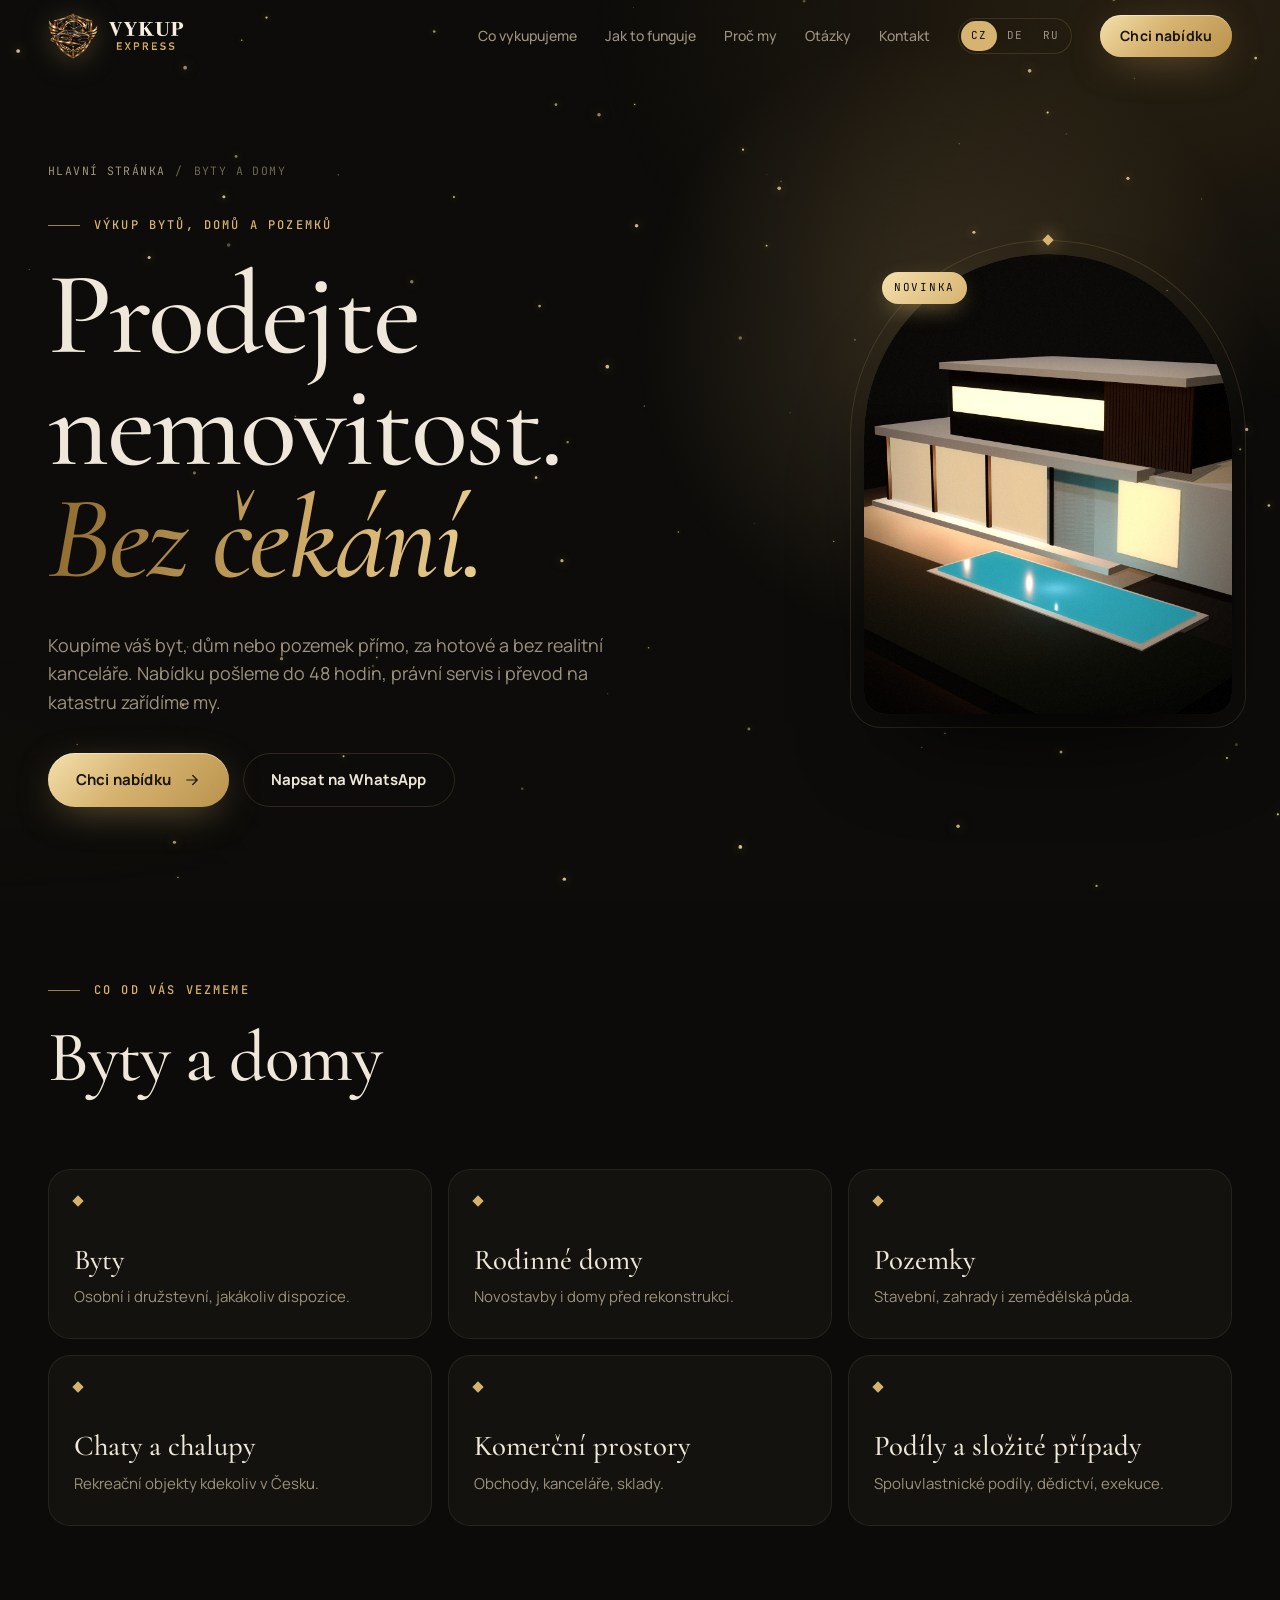
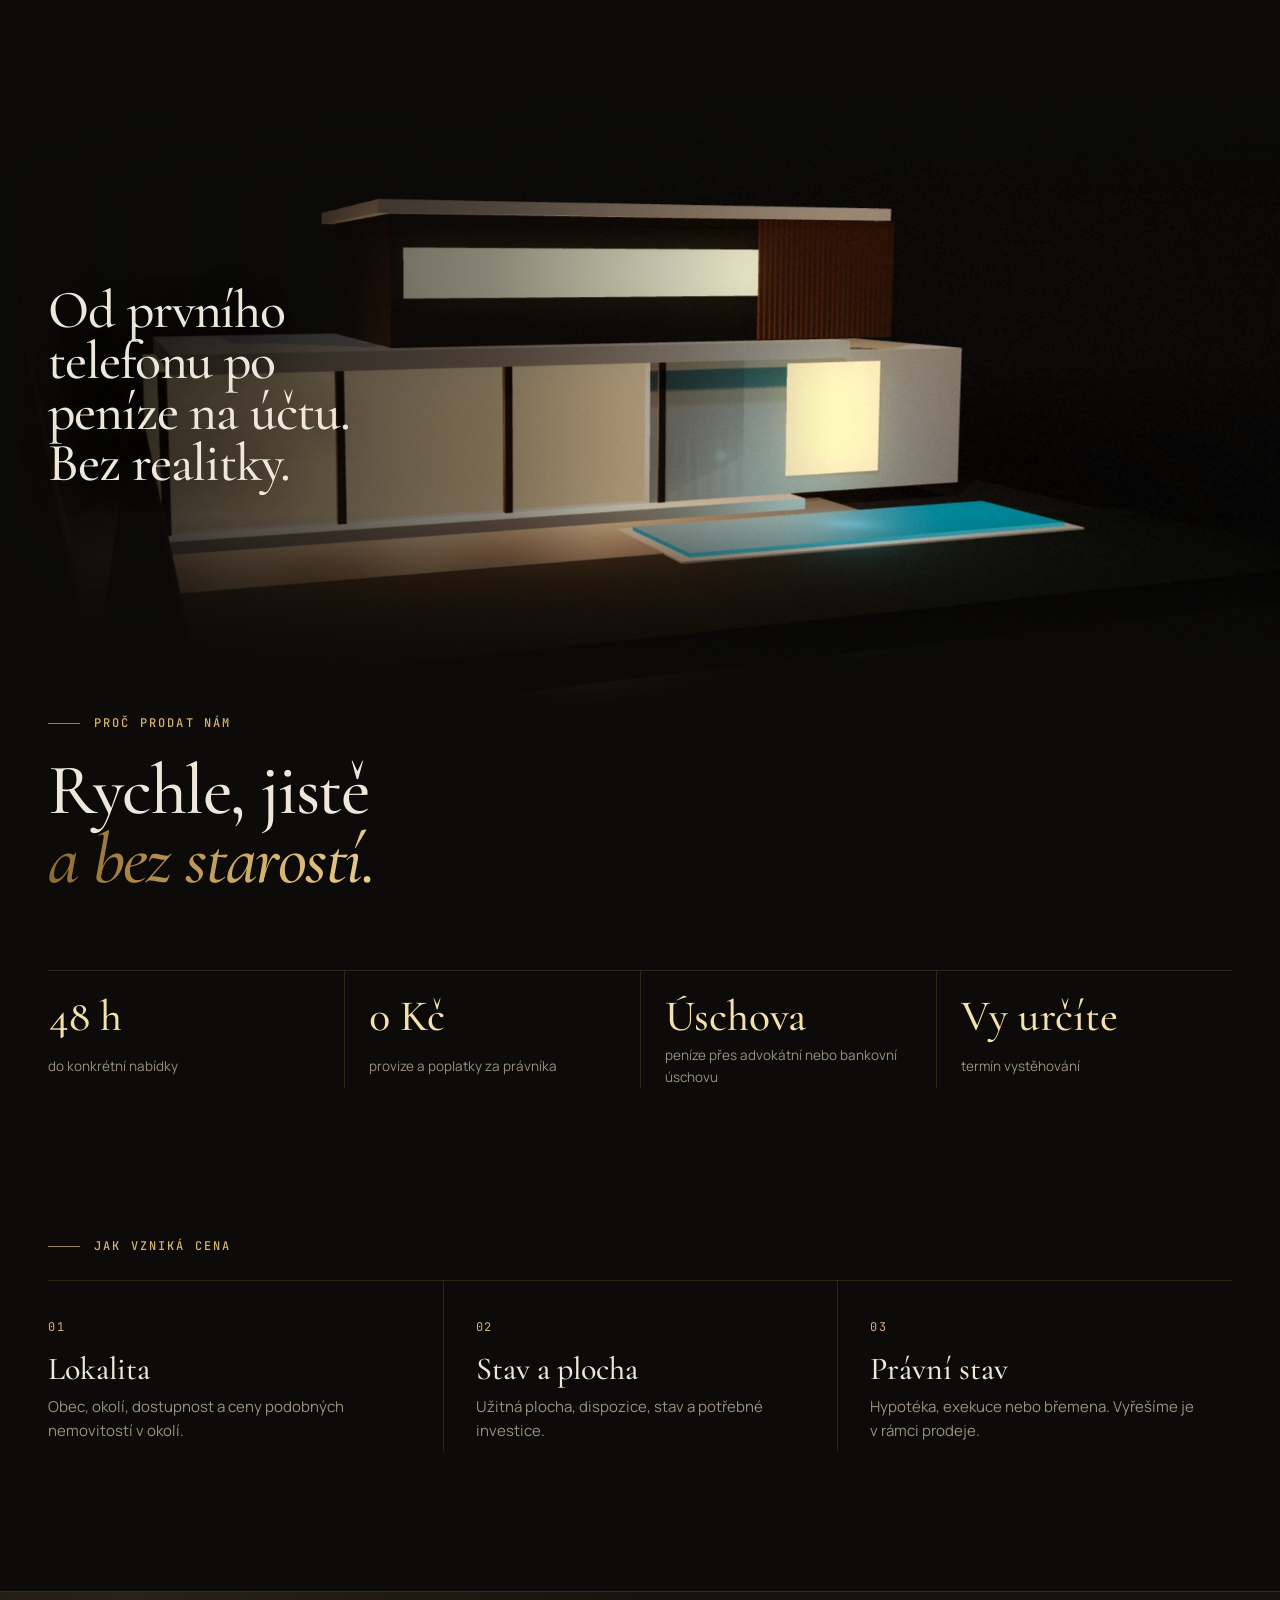
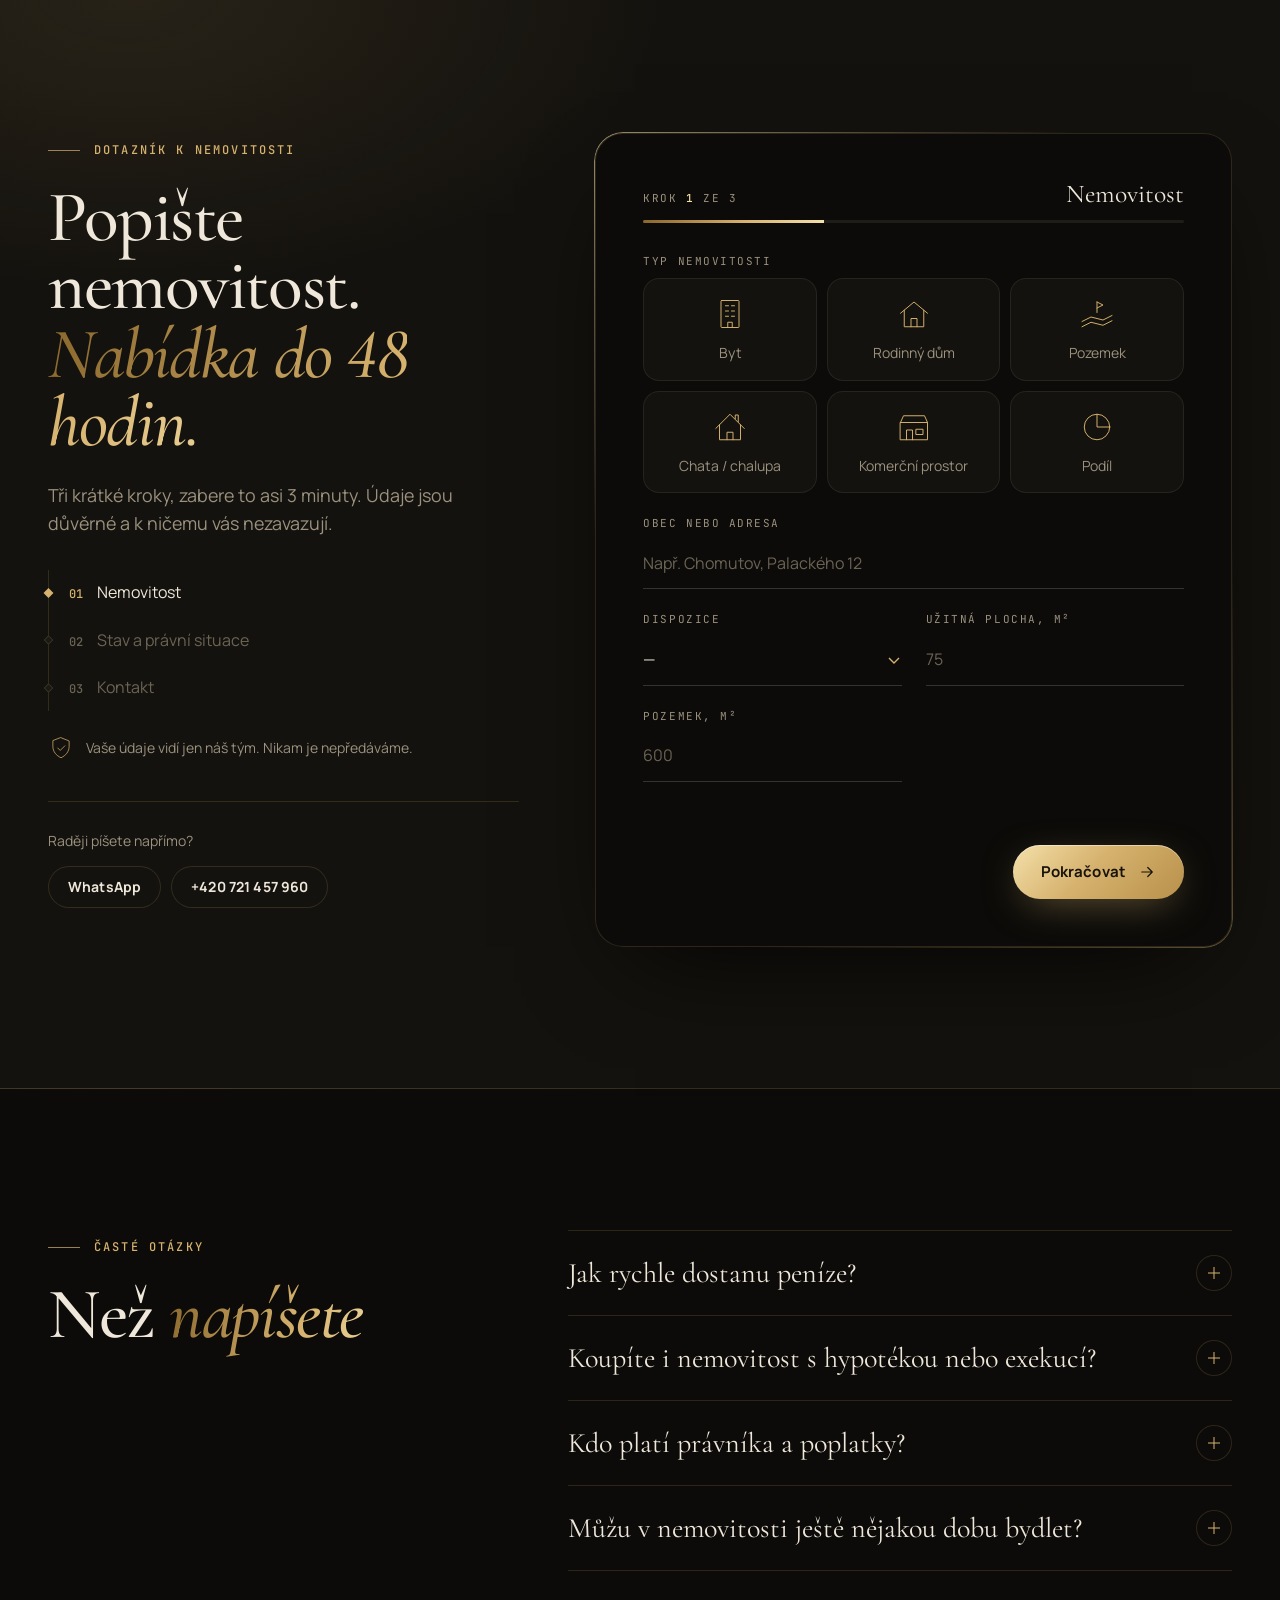
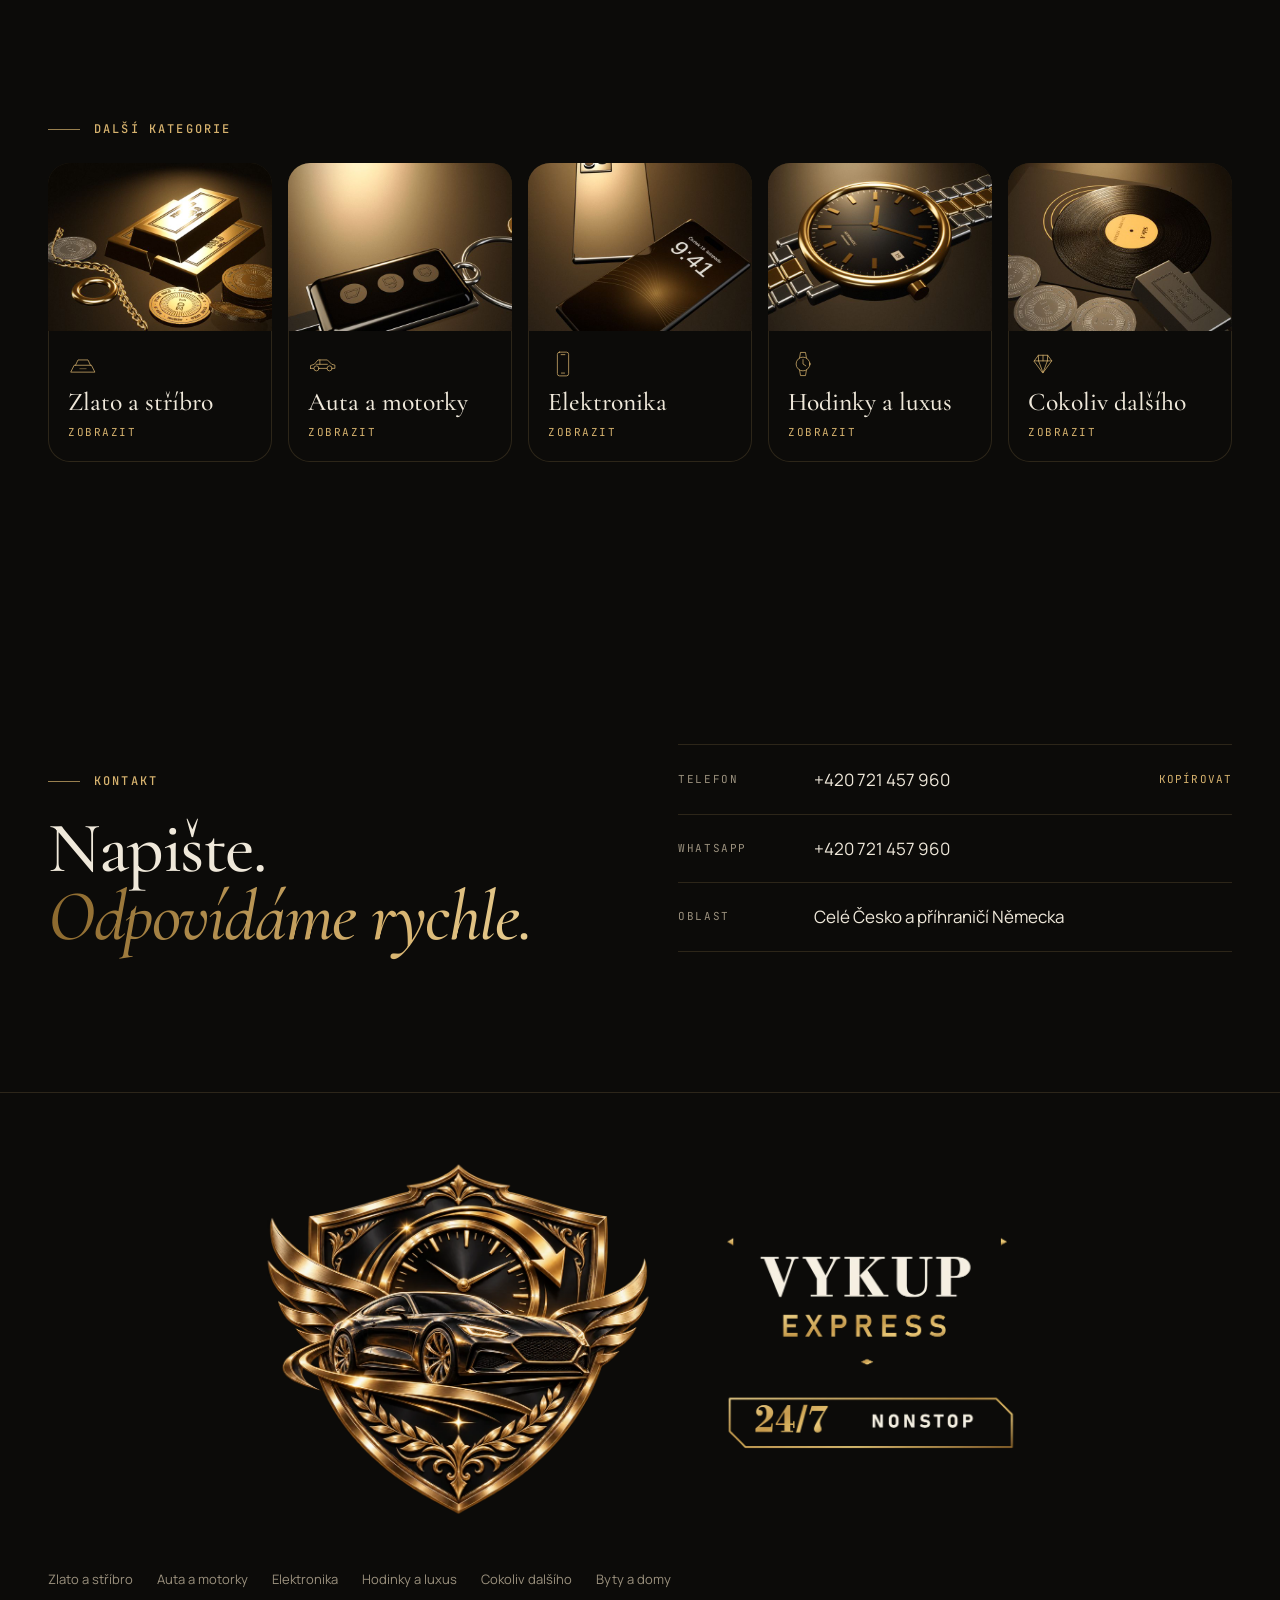
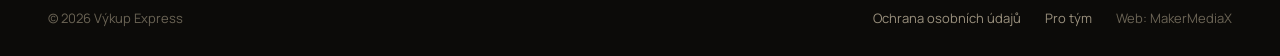
<file: nemovitosti.html>
<!doctype html>
<html lang="cs">
<head>
<meta charset="utf-8">
<meta name="viewport" content="width=device-width, initial-scale=1, viewport-fit=cover">
<title>Výkup nemovitostí · Výkup Express</title>
<meta name="claude:viewport-fit-sides" content="cover">
<meta name="ve-page" content="nemovitosti" data-title="n.title">
<meta name="description" content="Koupíme váš byt, dům nebo pozemek přímo, za hotové a bez realitní kanceláře. Nabídku pošleme do 48 hodin, právní servis i převod na katastru zařídíme my.">
<meta name="theme-color" content="#0c0b09">
<meta property="og:title" content="Výkup nemovitostí · Výkup Express">
<meta property="og:description" content="Koupíme váš byt, dům nebo pozemek přímo, za hotové a bez realitní kanceláře. Nabídku pošleme do 48 hodin, právní servis i převod na katastru zařídíme my.">
<link rel="icon" href="assets/brand/favicon-64.png" type="image/png">
<link rel="apple-touch-icon" href="assets/brand/apple-touch-icon.png">
<link rel="preconnect" href="https://fonts.googleapis.com"><link rel="preconnect" href="https://fonts.gstatic.com" crossorigin>
<link rel="stylesheet" href="https://fonts.googleapis.com/css2?family=Cormorant+Garamond:ital,wght@0,500;0,600;1,500;1,600&family=JetBrains+Mono:wght@400;500&family=Manrope:wght@400;500;600;700&display=swap">
<link rel="stylesheet" href="assets/style.css">
</head>
<body>

<header class="hdr"><div class="wrap">
  <a class="logo" href="index.html" aria-label="Výkup Express"><img class="lg-emblem" src="assets/brand/emblem-640.webp" alt="" width="52" height="48"><img class="lg-word" src="assets/brand/wordmark.png" alt="Výkup Express" width="302" height="120"></a>
  <nav class="nav" aria-label="Hlavní"><a href="index.html#vykup" data-i18n="nav.buy">Co vykupujeme</a><a href="index.html#jak" data-i18n="nav.how">Jak to funguje</a><a href="index.html#proc" data-i18n="nav.why">Proč my</a><a href="#otazky" data-i18n="nav.faq">Otázky</a><a href="#kontakt" data-i18n="nav.contact">Kontakt</a></nav>
  <div class="langs" role="group" aria-label="Jazyk / Sprache / Язык"><button type="button" data-lang="cs" aria-pressed="true">CZ</button><button type="button" data-lang="de" aria-pressed="false">DE</button><button type="button" data-lang="ru" aria-pressed="false">RU</button></div>
  <a class="btn btn-gold btn-sm btn-cta" href="#nabidka" data-mag><span data-i18n="cta.offer">Chci nabídku</span></a>
  <button class="burger" type="button" aria-expanded="false" aria-controls="mnav" data-i18n-aria="nav.menu" aria-label="Menu"><span></span></button>
</div></header>
<div class="mnav" id="mnav" aria-hidden="true">
  <div class="top"><a class="logo" href="index.html" aria-label="Výkup Express"><img class="lg-emblem" src="assets/brand/emblem-640.webp" alt="" width="52" height="48"><img class="lg-word" src="assets/brand/wordmark.png" alt="Výkup Express" width="302" height="120"></a><button class="close" type="button" data-i18n-aria="nav.close" aria-label="Zavřít">×</button></div>
  <nav><a href="zlato.html" data-i18n="c.zlato">Zlato a stříbro</a><a href="auta.html" data-i18n="c.auta">Auta a motorky</a><a href="elektronika.html" data-i18n="c.elektronika">Elektronika</a><a href="luxus.html" data-i18n="c.luxus">Hodinky a luxus</a><a href="ostatni.html" data-i18n="c.ostatni">Cokoliv dalšího</a><a href="nemovitosti.html" data-i18n="c.nemovitosti">Byty a domy</a></nav>
  <div class="sub"><a href="index.html#jak" data-i18n="nav.how">Jak to funguje</a><a href="index.html#proc" data-i18n="nav.why">Proč my</a><a href="#otazky" data-i18n="nav.faq">Otázky</a><a href="#kontakt" data-i18n="nav.contact">Kontakt</a></div>
  <div class="bottom"><div class="langs" role="group" aria-label="Jazyk / Sprache / Язык"><button type="button" data-lang="cs" aria-pressed="true">CZ</button><button type="button" data-lang="de" aria-pressed="false">DE</button><button type="button" data-lang="ru" aria-pressed="false">RU</button></div><a class="btn btn-gold" href="#nabidka"><span data-i18n="cta.offer">Chci nabídku</span><svg class="arr" viewBox="0 0 24 24" fill="none" stroke="currentColor" stroke-width="1.6" stroke-linecap="round" stroke-linejoin="round" aria-hidden="true"><path d="M5 12h14M13 6l6 6-6 6"/></svg></a></div>
</div>
<main>
<section class="hero cp-hero">
  <canvas class="dust" aria-hidden="true"></canvas>
  <div class="wrap">
    <div class="hero-grid">
      <div>
        <nav class="crumbs fade-in" aria-label="Drobečková navigace"><a href="index.html" data-i18n="cp.home">Hlavní stránka</a><span>/</span><span data-i18n="c.nemovitosti">Byty a domy</span></nav>
        <p class="eyebrow fade-in" data-i18n="n.eyebrow">Výkup bytů, domů a pozemků</p>
        <h1 class="display h1">
          <span class="ln"><span class="word" style="--d:.1s" data-i18n="n.l1">Prodejte nemovitost.</span></span>
          <span class="ln"><em class="word" style="--d:.25s" data-i18n="n.l2">Bez čekání.</em></span>
        </h1>
        <p class="lead fade-in" style="--d:.5s" data-i18n="n.sub">Koupíme váš byt, dům nebo pozemek přímo, za hotové a bez realitní kanceláře. Nabídku pošleme do 48 hodin, právní servis i převod na katastru zařídíme my.</p>
        <div class="hero-ctas fade-in" style="--d:.65s">
          <a class="btn btn-gold" href="#nabidka" data-mag><span data-i18n="cta.offer">Chci nabídku</span><svg class="arr" viewBox="0 0 24 24" fill="none" stroke="currentColor" stroke-width="1.6" stroke-linecap="round" stroke-linejoin="round" aria-hidden="true"><path d="M5 12h14M13 6l6 6-6 6"/></svg></a>
          <a class="btn btn-ghost" href="#" data-wa><span data-i18n="cta.write">Napsat na WhatsApp</span></a>
        </div>
      </div>
      <div class="ph-hero fade-in" style="--d:.2s">
        <div class="ph-frame"><img src="assets/img/nemovitosti-hero.jpg" alt="" data-i18n-alt="c.nemovitosti" width="1200" height="1500" fetchpriority="high"></div>
        <span class="ph-badge" data-i18n="badge.new">Novinka</span>
      </div>
    </div>
  </div>
</section>

<section class="sec" style="padding-top:clamp(40px,6vw,80px)"><div class="wrap">
  <div class="sec-head"><div class="rv"><p class="eyebrow" data-i18n="cp.buy.eyebrow">Co od vás vezmeme</p><h2 class="display h2" data-i18n="c.nemovitosti">Byty a domy</h2></div></div>
  <div class="bgrid"><div class="bitem rv" style="--d:0.07s"><span class="dm"></span><h3 data-i18n="n.b1.t">Byty</h3><p data-i18n="n.b1.d">Osobní i družstevní, jakákoliv dispozice.</p></div><div class="bitem rv" style="--d:0.14s"><span class="dm"></span><h3 data-i18n="n.b2.t">Rodinné domy</h3><p data-i18n="n.b2.d">Novostavby i domy před rekonstrukcí.</p></div><div class="bitem rv" style="--d:0.00s"><span class="dm"></span><h3 data-i18n="n.b3.t">Pozemky</h3><p data-i18n="n.b3.d">Stavební, zahrady i zemědělská půda.</p></div><div class="bitem rv" style="--d:0.07s"><span class="dm"></span><h3 data-i18n="n.b4.t">Chaty a chalupy</h3><p data-i18n="n.b4.d">Rekreační objekty kdekoliv v Česku.</p></div><div class="bitem rv" style="--d:0.14s"><span class="dm"></span><h3 data-i18n="n.b5.t">Komerční prostory</h3><p data-i18n="n.b5.d">Obchody, kanceláře, sklady.</p></div><div class="bitem rv" style="--d:0.00s"><span class="dm"></span><h3 data-i18n="n.b6.t">Podíly a složité případy</h3><p data-i18n="n.b6.d">Spoluvlastnické podíly, dědictví, exekuce.</p></div></div>
</div></section>

<section class="band" aria-hidden="false">
  <div class="band-img"><img src="assets/img/nemovitosti-wide.jpg" alt="" data-i18n-alt="c.nemovitosti" width="2000" height="1000" loading="lazy" data-par></div>
  <div class="wrap band-cap rv"><p class="display h2 band-line" data-i18n="n.band">Od prvního telefonu po peníze na účtu. Bez realitky.</p></div>
</section>

<section class="sec" style="padding-top:0"><div class="wrap">
  <div class="sec-head"><div class="rv"><p class="eyebrow" data-i18n="n.why.eyebrow">Proč prodat nám</p><h2 class="display h2" data-i18n-html="n.why.title.h">Rychle, jistě<br><em>a bez starostí.</em></h2></div></div>
  <div class="stats rv" style="margin-top:0"><div class="stat"><b data-i18n="n.k1.v">48 h</b><span data-i18n="n.k1.l">do konkrétní nabídky</span></div><div class="stat"><b data-i18n="n.k2.v">0 Kč</b><span data-i18n="n.k2.l">provize a poplatky za právníka</span></div><div class="stat"><b data-i18n="n.k3.v">Úschova</b><span data-i18n="n.k3.l">peníze přes advokátní nebo bankovní úschovu</span></div><div class="stat"><b data-i18n="n.k4.v">Vy určíte</b><span data-i18n="n.k4.l">termín vystěhování</span></div></div>
</div></section>
<section class="sec" style="padding-top:0"><div class="wrap">
  <div class="rv"><p class="eyebrow" data-i18n="cp.price.eyebrow">Jak vzniká cena</p></div>
  <div class="factors"><div class="rv" style="--d:0.00s"><span class="k">01</span><h3 data-i18n="n.p1.t">Lokalita</h3><p data-i18n="n.p1.d">Obec, okolí, dostupnost a ceny podobných nemovitostí v okolí.</p></div><div class="rv" style="--d:0.08s"><span class="k">02</span><h3 data-i18n="n.p2.t">Stav a plocha</h3><p data-i18n="n.p2.d">Užitná plocha, dispozice, stav a potřebné investice.</p></div><div class="rv" style="--d:0.16s"><span class="k">03</span><h3 data-i18n="n.p3.t">Právní stav</h3><p data-i18n="n.p3.d">Hypotéka, exekuce nebo břemena. Vyřešíme je v rámci prodeje.</p></div></div>
</div></section>

<section class="sec offer" id="nabidka"><div class="wrap offer-grid">
  <div class="offer-aside rv">
    <p class="eyebrow" data-i18n="q.eyebrow">Dotazník k nemovitosti</p>
    <h2 class="display h2" data-i18n-html="q.title.h">Popište nemovitost.<br><em>Nabídka do 48 hodin.</em></h2>
    <p class="lead" data-i18n="q.sub">Tři krátké kroky, zabere to asi 3 minuty. Údaje jsou důvěrné a k ničemu vás nezavazují.</p>
    <ol class="wiz-aside" id="wiz-aside"><li data-s="1" class="on"><b>01</b><span data-i18n="q.s1">Nemovitost</span></li><li data-s="2"><b>02</b><span data-i18n="q.s2">Stav a právní situace</span></li><li data-s="3"><b>03</b><span data-i18n="q.s3">Kontakt</span></li></ol>
    <p class="safe"><svg viewBox="0 0 48 48" aria-hidden="true"><path d="M24 5l15 6v10c0 10-6.5 17-15 21-8.5-4-15-11-15-21V11z"/><path d="M18 24l4.5 4.5L31 20"/></svg><span data-i18n="q.safe">Vaše údaje vidí jen náš tým. Nikam je nepředáváme.</span></p>
    <div class="direct">
      <p data-i18n="form.alt">Raději píšete napřímo?</p>
      <div class="row">
        <a class="btn btn-ghost btn-sm" href="#" data-wa>WhatsApp</a>
        <a class="btn btn-ghost btn-sm" href="#" data-tel><span data-cfg="phone">+420</span></a>
      </div>
    </div>
  </div>
  <div class="card-form rv" style="--d:.1s" id="dotaznik">
    <div id="q-body">
    <form id="prop-form" novalidate>
      <div class="wiz-head"><span class="wiz-count"><span data-i18n="q.step">Krok</span> <b id="wiz-n">1</b> <span data-i18n="q.of">ze 3</span></span><span class="wiz-name" id="wiz-name" data-i18n="q.s1">Nemovitost</span></div>
      <div class="wiz-bar" aria-hidden="true"><i id="wiz-bar"></i></div>

      <fieldset class="wiz-step" data-step="1">
        <legend class="sr" data-i18n="q.s1">Nemovitost</legend>
        <div class="fgrid">
          <div class="fld full"><span class="lab" data-i18n="q.type">Typ nemovitosti</span><div class="tiles"><input type="radio" name="ptype" id="q-t-byt" value="byt"><label for="q-t-byt"><svg viewBox="0 0 48 48" aria-hidden="true"><rect x="12" y="6" width="24" height="36" rx="1"/><path d="M18 13h4M26 13h4M18 20h4M26 20h4M18 27h4M26 27h4M21 42v-7h6v7"/></svg><span data-i18n="q.t.byt">Byt</span></label><input type="radio" name="ptype" id="q-t-dum" value="dum"><label for="q-t-dum"><svg viewBox="0 0 48 48" aria-hidden="true"><path d="M6 23L24 8l18 15"/><path d="M11 19v22h26V19"/><path d="M20 41V30h8v11"/></svg><span data-i18n="q.t.dum">Rodinný dům</span></label><input type="radio" name="ptype" id="q-t-pozemek" value="pozemek"><label for="q-t-pozemek"><svg viewBox="0 0 48 48" aria-hidden="true"><path d="M4 34l12-6 16 4 12-6M4 41l12-6 16 4 12-6"/><path d="M24 22V8M24 8l8 4-8 4"/></svg><span data-i18n="q.t.pozemek">Pozemek</span></label><input type="radio" name="ptype" id="q-t-chata" value="chata"><label for="q-t-chata"><svg viewBox="0 0 48 48" aria-hidden="true"><path d="M5 26L24 7l19 19"/><path d="M10 21v20h28V21"/><path d="M20 41V31h8v10M31 13V8h4v9"/></svg><span data-i18n="q.t.chata">Chata / chalupa</span></label><input type="radio" name="ptype" id="q-t-komercni" value="komercni"><label for="q-t-komercni"><svg viewBox="0 0 48 48" aria-hidden="true"><path d="M6 18h36v23H6zM6 18l4-9h28l4 9"/><path d="M14 41V28h8v13M27 27h9v7h-9z"/></svg><span data-i18n="q.t.komercni">Komerční prostor</span></label><input type="radio" name="ptype" id="q-t-podil" value="podil"><label for="q-t-podil"><svg viewBox="0 0 48 48" aria-hidden="true"><circle cx="24" cy="24" r="17"/><path d="M24 7v17h17"/></svg><span data-i18n="q.t.podil">Podíl</span></label></div></div>
          <div class="fld full"><label for="q-address" data-i18n="q.address">Obec nebo adresa</label><input type="text" id="q-address" autocomplete="street-address" data-i18n-ph="q.address.ph" placeholder="Např. Chomutov, Palackého 12"></div>
          <div class="fld" data-only="byt dum chata"><label for="q-layout" data-i18n="q.layout">Dispozice</label><select id="q-layout"><option value="">—</option><option value="1+kk">1+kk</option><option value="1+1">1+1</option><option value="2+kk">2+kk</option><option value="2+1">2+1</option><option value="3+kk">3+kk</option><option value="3+1">3+1</option><option value="4+kk">4+kk</option><option value="4+1">4+1</option><option value="5+">5+</option><option value="other" data-i18n="q.layout.other">Jiná</option></select></div>
          <div class="fld" data-only="byt dum chata komercni podil"><label for="q-area" data-i18n="q.area">Užitná plocha, m²</label><input type="number" id="q-area" inputmode="numeric" min="0" placeholder="75"></div>
          <div class="fld" data-only="dum pozemek chata podil"><label for="q-land" data-i18n="q.land">Pozemek, m²</label><input type="number" id="q-land" inputmode="numeric" min="0" placeholder="600"></div>
        </div>
      </fieldset>

      <fieldset class="wiz-step" data-step="2" hidden>
        <legend class="sr" data-i18n="q.s2">Stav a právní situace</legend>
        <div class="fgrid">
          <div class="fld full"><span class="lab" data-i18n="q.own">Vlastnictví</span><div class="seg"><input type="radio" name="own" id="q-own-os" value="os" checked><label for="q-own-os" data-i18n="q.own.os">Osobní</label><input type="radio" name="own" id="q-own-dr" value="dr"><label for="q-own-dr" data-i18n="q.own.dr">Družstevní</label><input type="radio" name="own" id="q-own-sp" value="sp"><label for="q-own-sp" data-i18n="q.own.sp">Spoluvlastnictví</label></div></div>
          <div class="fld full"><span class="lab" data-i18n="q.cond">Stav</span><div class="seg"><input type="radio" name="cond" id="q-cond-new" value="new"><label for="q-cond-new" data-i18n="q.c.new">Novostavba</label><input type="radio" name="cond" id="q-cond-good" value="good" checked><label for="q-cond-good" data-i18n="q.c.good">Dobrý</label><input type="radio" name="cond" id="q-cond-reno" value="reno"><label for="q-cond-reno" data-i18n="q.c.reno">Před rekonstrukcí</label><input type="radio" name="cond" id="q-cond-demo" value="demo"><label for="q-cond-demo" data-i18n="q.c.demo">Ke zbourání</label></div></div>
          <div class="fld full"><span class="lab" data-i18n="q.burden">Zatížení (může být víc)</span><div class="seg"><input type="checkbox" name="burden" id="q-burden-mort" value="mort"><label for="q-burden-mort" data-i18n="q.b.mort">Hypotéka</label><input type="checkbox" name="burden" id="q-burden-exe" value="exe"><label for="q-burden-exe" data-i18n="q.b.exe">Exekuce</label><input type="checkbox" name="burden" id="q-burden-ease" value="ease"><label for="q-burden-ease" data-i18n="q.b.ease">Věcné břemeno</label><input type="checkbox" name="burden" id="q-burden-none" value="none"><label for="q-burden-none" data-i18n="q.b.none">Bez zatížení</label></div></div>
          <div class="fld full"><span class="lab" data-i18n="q.occ">Obsazenost</span><div class="seg"><input type="radio" name="occ" id="q-occ-free" value="free"><label for="q-occ-free" data-i18n="q.o.free">Volná</label><input type="radio" name="occ" id="q-occ-owner" value="owner" checked><label for="q-occ-owner" data-i18n="q.o.owner">Bydlí vlastník</label><input type="radio" name="occ" id="q-occ-rent" value="rent"><label for="q-occ-rent" data-i18n="q.o.rent">Pronajato</label></div></div>
          <div class="fld full"><span class="lab" data-i18n="q.when">Kdy chcete prodat</span><div class="seg"><input type="radio" name="when" id="q-when-asap" value="asap" checked><label for="q-when-asap" data-i18n="q.w.asap">Co nejdřív</label><input type="radio" name="when" id="q-when-3m" value="3m"><label for="q-when-3m" data-i18n="q.w.3m">Do 3 měsíců</label><input type="radio" name="when" id="q-when-info" value="info"><label for="q-when-info" data-i18n="q.w.info">Zatím zjišťuji cenu</label></div></div>
          <div class="fld"><label for="q-price" data-i18n="q.price">Vaše cenová představa, Kč</label><input type="number" id="q-price" inputmode="numeric" min="0" step="10000" data-i18n-ph="q.price.ph" placeholder="Nepovinné"></div>
          <div class="fld full"><label for="q-desc" data-i18n="q.desc">Cokoliv dalšího, co bychom měli vědět</label><textarea id="q-desc" rows="3" data-i18n-ph="q.desc.ph" placeholder="Rok výstavby, patro, výtah, garáž, sklep, energie…"></textarea></div>
          <div class="fld full"><span class="lab" data-i18n="f.photos">Fotky, nejvýš 5</span>
            <label class="drop" for="q-photos">
              <svg viewBox="0 0 24 24" aria-hidden="true"><path d="M4 7h3l2-3h6l2 3h3v13H4z"/><circle cx="12" cy="13" r="4"/></svg>
              <b data-i18n="f.photos.hint">Přetáhněte sem nebo klikněte</b><small data-i18n="f.photos.note">JPG nebo PNG. Fotky zmenšíme, aby šly rychle.</small>
              <input type="file" id="q-photos" accept="image/*" multiple>
            </label>
            <div class="thumbs" id="q-thumbs"></div>
          </div>
        </div>
      </fieldset>

      <fieldset class="wiz-step" data-step="3" hidden>
        <legend class="sr" data-i18n="q.s3">Kontakt</legend>
        <div class="fgrid">
          <div class="fld"><label for="q-name" data-i18n="f.name">Jméno</label><input type="text" id="q-name" autocomplete="name" data-i18n-ph="f.name.ph" placeholder="Jan Novák"></div>
          <div class="fld"><label for="q-phone" data-i18n="f.phone">Telefon nebo WhatsApp</label><input type="tel" id="q-phone" autocomplete="tel" inputmode="tel" data-i18n-ph="f.phone.ph" placeholder="+420 …"></div>
          <div class="fld full"><label for="q-email" data-i18n="q.email">E-mail</label><input type="email" id="q-email" autocomplete="email" data-i18n-ph="q.email.ph" placeholder="Nepovinné"></div>
          <div class="fld full"><span class="lab" data-i18n="f.contact">Jak se vám ozvat</span><div class="seg"><input type="radio" name="qcontact" id="qc-call" value="call" checked><label for="qc-call" data-i18n="f.contact.call">Zavolat</label><input type="radio" name="qcontact" id="qc-whatsapp" value="whatsapp"><label for="qc-whatsapp">WhatsApp</label><input type="radio" name="qcontact" id="qc-telegram" value="telegram"><label for="qc-telegram">Telegram</label></div></div>
          <label class="check full" for="q-gdpr"><input type="checkbox" id="q-gdpr"><span><span data-i18n="f.gdpr">Souhlasím se zpracováním osobních údajů za účelem nabídky.</span> <a href="gdpr.html" data-i18n="f.gdpr.link">Podrobnosti</a></span></label>
        </div>
      </fieldset>

      <p class="form-msg" id="q-msg" role="alert"></p>
      <div class="form-foot wiz-foot">
        <button class="btn btn-ghost" type="button" id="q-back" hidden><span data-i18n="q.back">Zpět</span></button>
        <button class="btn btn-gold" type="button" id="q-next" data-mag><span data-i18n="q.next">Pokračovat</span><svg class="arr" viewBox="0 0 24 24" fill="none" stroke="currentColor" stroke-width="1.6" stroke-linecap="round" stroke-linejoin="round" aria-hidden="true"><path d="M5 12h14M13 6l6 6-6 6"/></svg></button>
        <button class="btn btn-gold" type="submit" id="q-submit" hidden data-mag><span data-i18n="q.submit">Odeslat dotazník</span><svg class="arr" viewBox="0 0 24 24" fill="none" stroke="currentColor" stroke-width="1.6" stroke-linecap="round" stroke-linejoin="round" aria-hidden="true"><path d="M5 12h14M13 6l6 6-6 6"/></svg></button>
      </div>
      <p class="demo-note" id="q-demo-note" hidden data-i18n="demo.note">Ukázkový režim: poptávka se uloží jen v tomto prohlížeči a najdete ji v administraci.</p>
    </form>
    </div>
    <div class="form-ok" id="q-ok" hidden>
      <div class="tick"><svg viewBox="0 0 24 24"><path d="M5 12.5l4.5 4.5L19 7.5"/></svg></div>
      <h3 class="display h3" data-i18n="q.ok.title">Děkujeme, dotazník máme.</h3>
      <p data-i18n="q.ok.text">Nemovitost projdeme a do 24 hodin vám zavoláme. Konkrétní nabídku dostanete do 48 hodin.</p>
      <button class="btn btn-ghost btn-sm" type="button" id="q-again"><span data-i18n="q.ok.again">Poslat další nemovitost</span></button>
    </div>
  </div>
</div></section>
<section class="sec" id="otazky"><div class="wrap faq-grid">
  <div class="rv"><p class="eyebrow" data-i18n="cp.faq.eyebrow">Časté otázky</p><h2 class="display h2" data-i18n-html="faq.title.h">Než <em>napíšete</em></h2></div>
  <div class="faq"><details class="rv"><summary><span data-i18n="n.f1.q">Jak rychle dostanu peníze?</span><i aria-hidden="true"></i></summary><div class="ans" data-i18n="n.f1.a">Nabídku pošleme do 48 hodin od dotazníku. Po podpisu smlouvy jsou peníze v úschově a uvolní se po zápisu do katastru, obvykle během několika týdnů.</div></details><details class="rv"><summary><span data-i18n="n.f2.q">Koupíte i nemovitost s hypotékou nebo exekucí?</span><i aria-hidden="true"></i></summary><div class="ans" data-i18n="n.f2.a">Ano. Dluh se zaplatí z kupní ceny přímo bance nebo exekutorovi a zbytek dostanete vy.</div></details><details class="rv"><summary><span data-i18n="n.f3.q">Kdo platí právníka a poplatky?</span><i aria-hidden="true"></i></summary><div class="ans" data-i18n="n.f3.a">My. Smlouvy, úschovu i návrh na vklad do katastru zajistíme a zaplatíme.</div></details><details class="rv"><summary><span data-i18n="n.f4.q">Můžu v nemovitosti ještě nějakou dobu bydlet?</span><i aria-hidden="true"></i></summary><div class="ans" data-i18n="n.f4.a">Ano, termín vystěhování domluvíme podle vás. Někdy je možný i zpětný pronájem.</div></details></div>
</div></section>
<section class="sec" style="padding-top:0"><div class="wrap">
  <div class="rv"><p class="eyebrow" data-i18n="cp.other">Další kategorie</p></div>
  <div class="others"><a class="other rv" href="zlato.html"><span class="oimg"><img src="assets/img/zlato-thumb.jpg" alt="" width="640" height="480" loading="lazy"></span><span class="obody"><svg viewBox="0 0 48 48" class="" aria-hidden="true"><path d="M5 37h38l-5.5-11h-27zM12 26l4-8.5h16l4 8.5"/><path d="M19 31.5h10" opacity=".6"/></svg><b data-i18n="c.zlato">Zlato a stříbro</b><span data-i18n="cta.more">Zobrazit</span></span></a><a class="other rv" href="auta.html"><span class="oimg"><img src="assets/img/auta-thumb.jpg" alt="" width="640" height="480" loading="lazy"></span><span class="obody"><svg viewBox="0 0 48 48" class="" aria-hidden="true"><path d="M4 31v-4.5l6-2 6-7h15l7 7 5 1.2V31h-3M30 31H18M9 31H4"/><circle cx="13.5" cy="31" r="4"/><circle cx="34.5" cy="31" r="4"/><path d="M19 17.5v7h-6M31 24.5h-12"/></svg><b data-i18n="c.auta">Auta a motorky</b><span data-i18n="cta.more">Zobrazit</span></span></a><a class="other rv" href="elektronika.html"><span class="oimg"><img src="assets/img/elektronika-thumb.jpg" alt="" width="640" height="480" loading="lazy"></span><span class="obody"><svg viewBox="0 0 48 48" class="" aria-hidden="true"><rect x="15" y="5" width="18" height="38" rx="3.5"/><path d="M21.5 38.5h5M21 9h6"/></svg><b data-i18n="c.elektronika">Elektronika</b><span data-i18n="cta.more">Zobrazit</span></span></a><a class="other rv" href="luxus.html"><span class="oimg"><img src="assets/img/luxus-thumb.jpg" alt="" width="640" height="480" loading="lazy"></span><span class="obody"><svg viewBox="0 0 48 48" class="" aria-hidden="true"><circle cx="24" cy="24" r="11"/><path d="M18.5 14.5l1.5-9h8l1.5 9M18.5 33.5l1.5 9h8l1.5-9M24 17v7l4.5 3M35 22.5v3"/></svg><b data-i18n="c.luxus">Hodinky a luxus</b><span data-i18n="cta.more">Zobrazit</span></span></a><a class="other rv" href="ostatni.html"><span class="oimg"><img src="assets/img/ostatni-thumb.jpg" alt="" width="640" height="480" loading="lazy"></span><span class="obody"><svg viewBox="0 0 48 48" class="" aria-hidden="true"><path d="M10 19l6.5-9h15l6.5 9-14 19z"/><path d="M10 19h28M17 19l7 19 7-19M16.5 10l.5 9M31.5 10l-.5 9M24 10v9"/></svg><b data-i18n="c.ostatni">Cokoliv dalšího</b><span data-i18n="cta.more">Zobrazit</span></span></a></div>
</div></section>

<section class="sec" id="kontakt"><div class="wrap contact-grid">
  <div class="rv"><p class="eyebrow" data-i18n="ct.eyebrow">Kontakt</p><h2 class="display h2" data-i18n-html="ct.title.h">Napište.<br><em>Odpovídáme rychle.</em></h2></div>
  <dl class="cinfo rv" style="--d:.1s">
    <div><dt data-i18n="ct.phone">Telefon</dt><dd><a href="#" data-tel data-cfg="phone">+420</a></dd><button class="copy" type="button" data-copy="phone" data-i18n="copy">Kopírovat</button></div>
    <div><dt>WhatsApp</dt><dd><a href="#" data-wa data-cfg="phone">+420</a></dd><span></span></div>
    <div><dt>Telegram</dt><dd><a href="#" data-tg>@<span data-cfg="telegram"></span></a></dd><span></span></div>
    <div><dt data-i18n="ct.email">E-mail</dt><dd><a href="#" data-mail data-cfg="email">info@</a></dd><button class="copy" type="button" data-copy="email" data-i18n="copy">Kopírovat</button></div>
    <div><dt data-i18n="ct.area">Oblast</dt><dd data-i18n="ct.area.v">Celé Česko a příhraničí Německa</dd><span></span></div>
  </dl>
</div></section>
</main>
<footer class="foot"><div class="wrap">
  <p class="mega-logo"><img src="assets/brand/logo-full.webp" alt="Výkup Express · 24/7 nonstop" width="1600" height="765" loading="lazy"></p>
  <div class="row"><nav aria-label="Kategorie"><a href="zlato.html" data-i18n="c.zlato">Zlato a stříbro</a><a href="auta.html" data-i18n="c.auta">Auta a motorky</a><a href="elektronika.html" data-i18n="c.elektronika">Elektronika</a><a href="luxus.html" data-i18n="c.luxus">Hodinky a luxus</a><a href="ostatni.html" data-i18n="c.ostatni">Cokoliv dalšího</a><a href="nemovitosti.html" data-i18n="c.nemovitosti">Byty a domy</a></nav></div>
  <div class="row" style="margin-top:18px">
    <span>© <span data-year>2026</span> Výkup Express</span>
    <nav><a href="gdpr.html" data-i18n="foot.gdpr">Ochrana osobních údajů</a><a href="admin.html" data-i18n="foot.team">Pro tým</a><span data-i18n="foot.made">Web: MakerMediaX</span></nav>
  </div>
</div></footer>
<a class="fab" href="#" data-wa aria-label="WhatsApp"><svg viewBox="0 0 24 24" aria-hidden="true"><path d="M12 2a10 10 0 0 0-8.6 15.1L2 22l5-1.3A10 10 0 1 0 12 2zm0 18.2a8.2 8.2 0 0 1-4.2-1.2l-.3-.2-3 .8.8-2.9-.2-.3A8.2 8.2 0 1 1 12 20.2zm4.5-6.1c-.2-.1-1.5-.7-1.7-.8s-.4-.1-.6.1-.7.8-.8 1-.3.2-.5.1a6.7 6.7 0 0 1-3.3-2.9c-.3-.4.3-.4.7-1.3a.5.5 0 0 0 0-.5l-.8-1.9c-.2-.5-.4-.4-.6-.4h-.5a1 1 0 0 0-.7.3 3 3 0 0 0-.9 2.2 5.2 5.2 0 0 0 1.1 2.8 11.9 11.9 0 0 0 4.6 4c1.7.7 2.4.8 3.2.7a2.8 2.8 0 0 0 1.8-1.3 2.3 2.3 0 0 0 .2-1.3c-.1-.1-.3-.2-.6-.3z"/></svg></a>

<script src="assets/config.js"></script>
<script src="assets/i18n.js"></script>
<script src="assets/store.js"></script>
<script src="assets/main.js"></script>
</body>
</html>
</file>
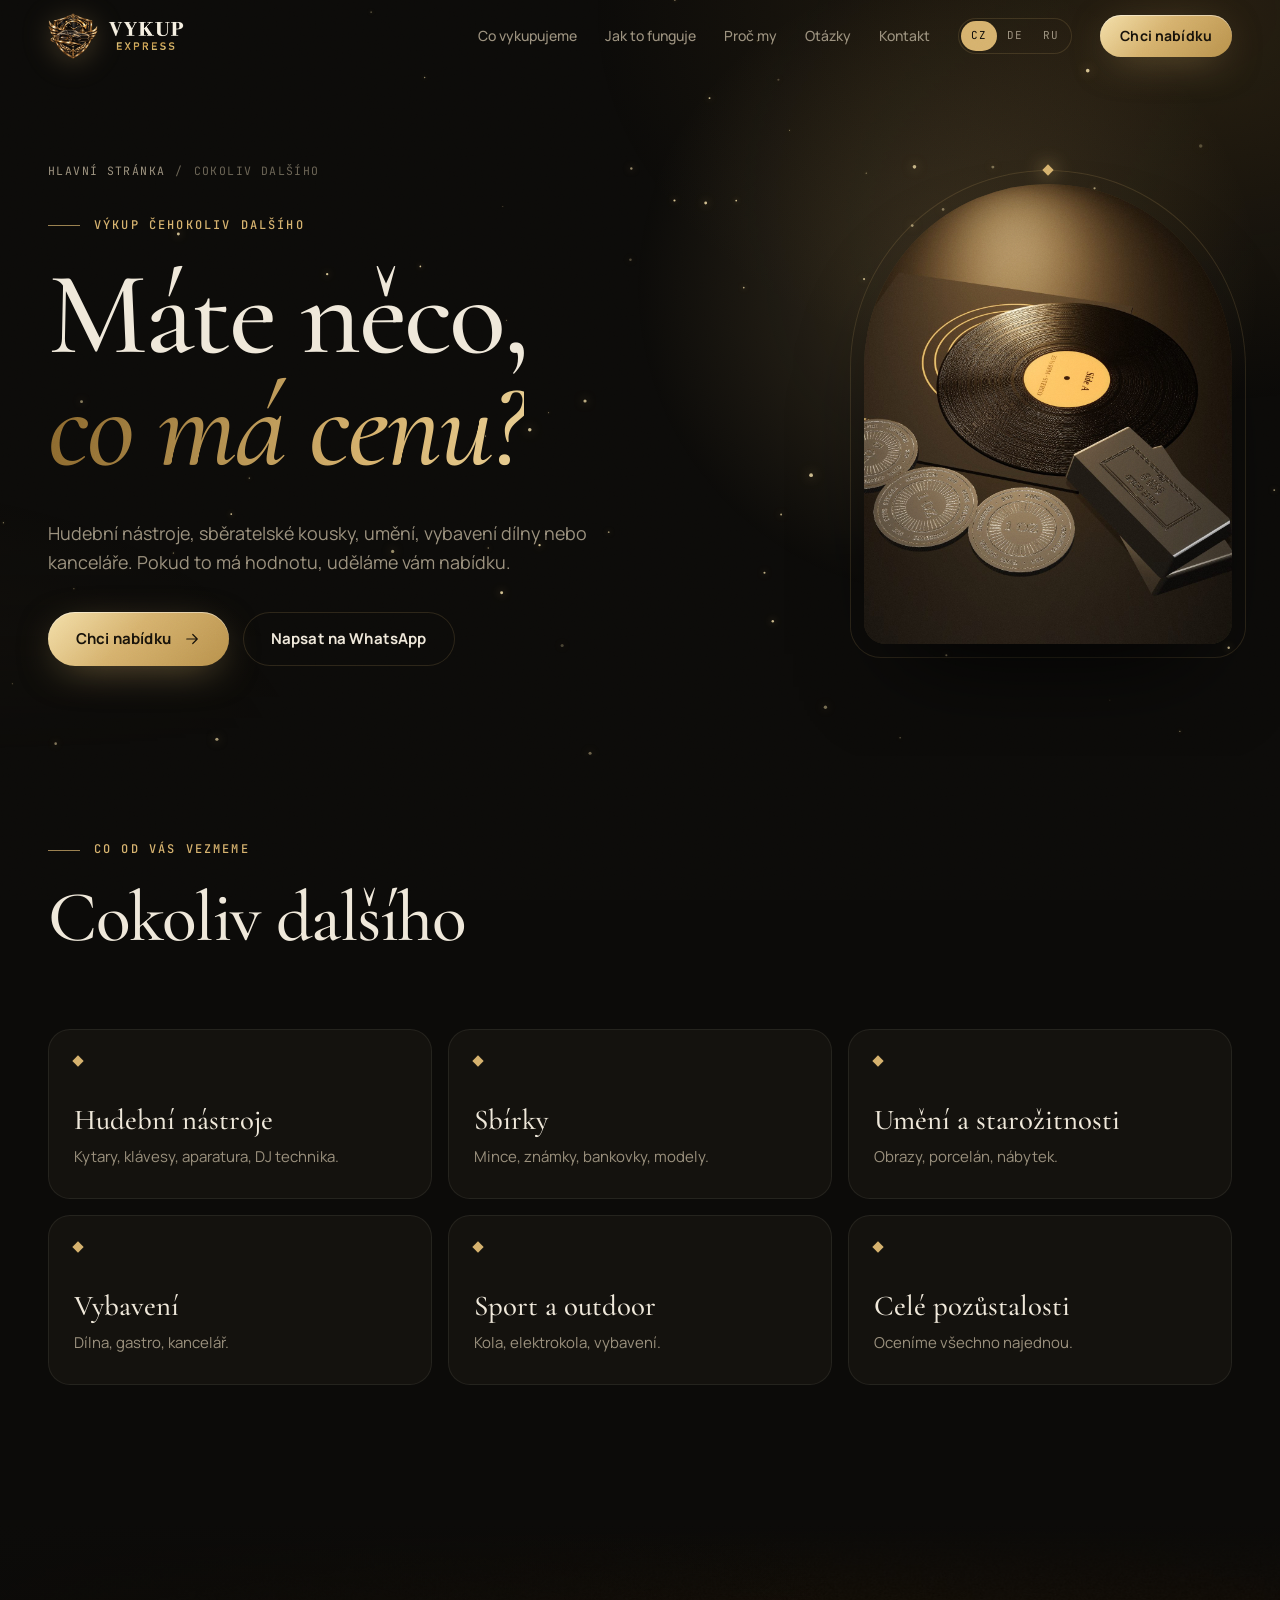
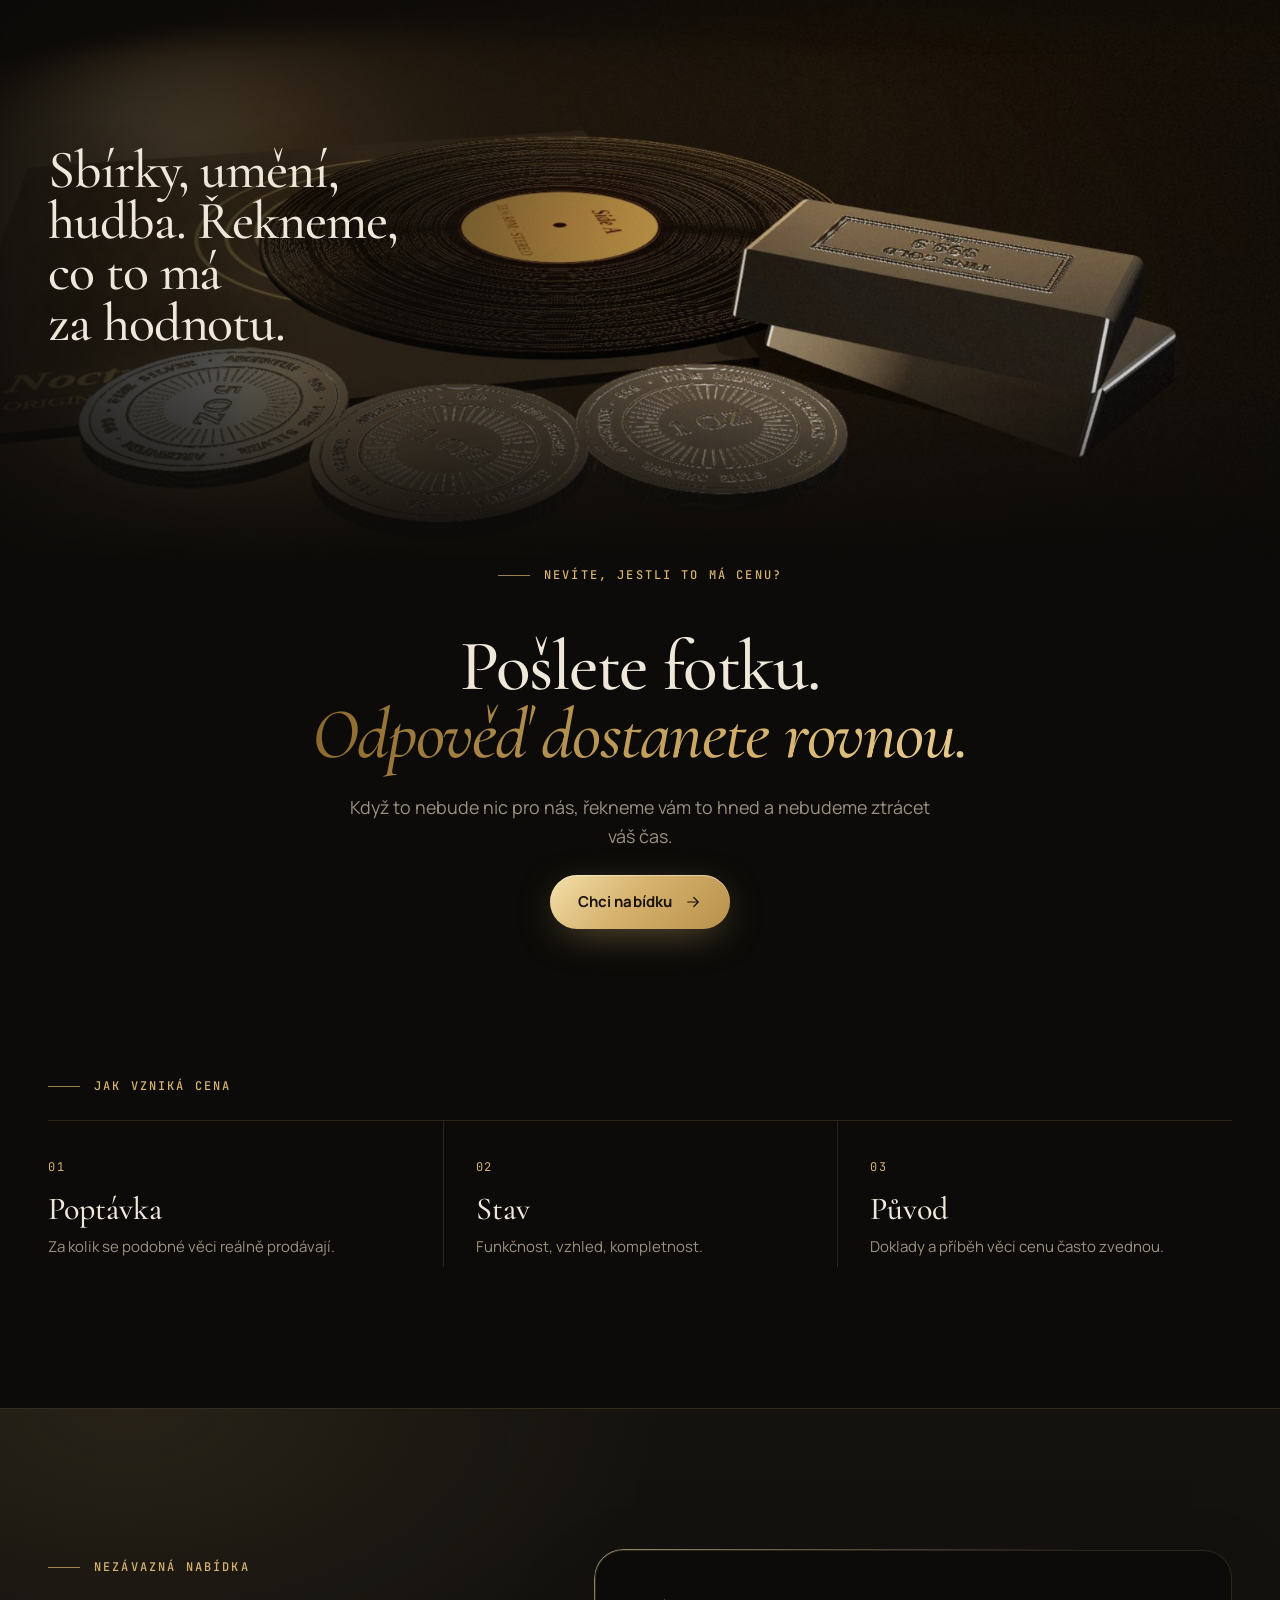
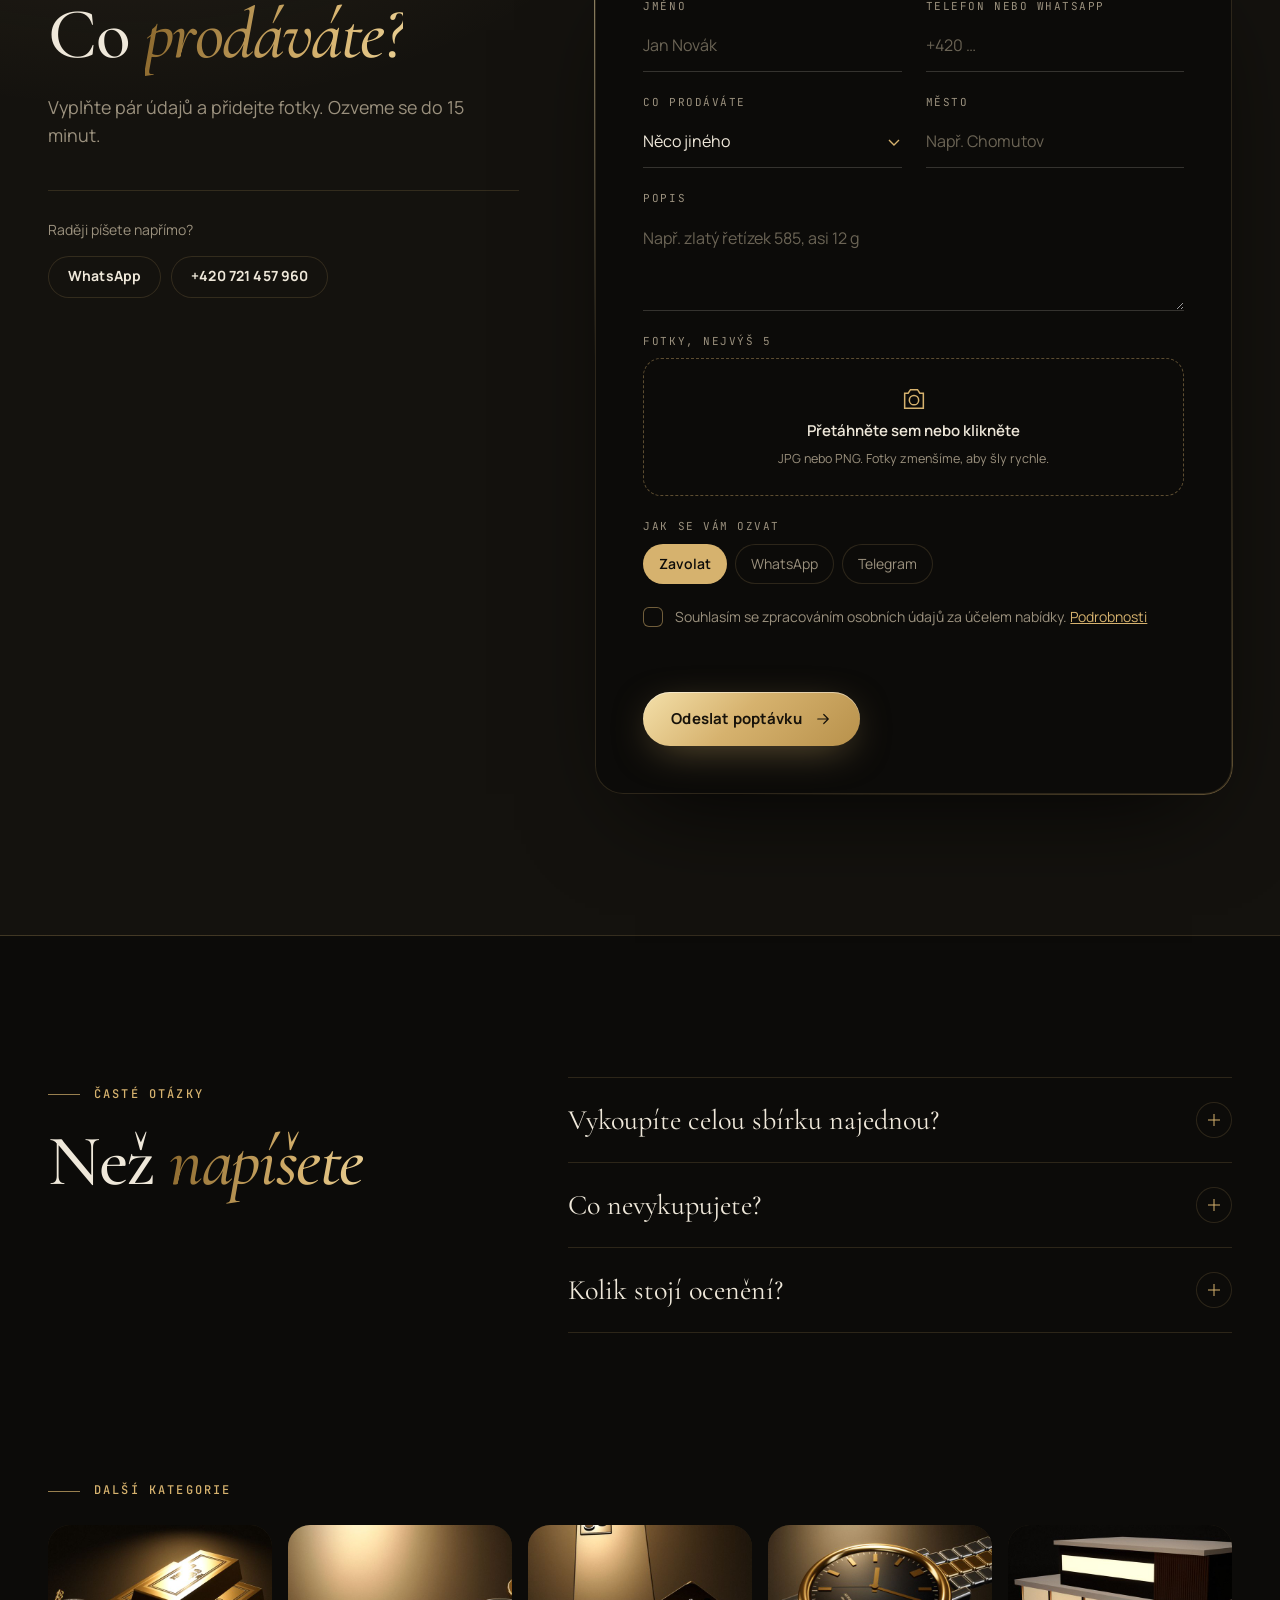
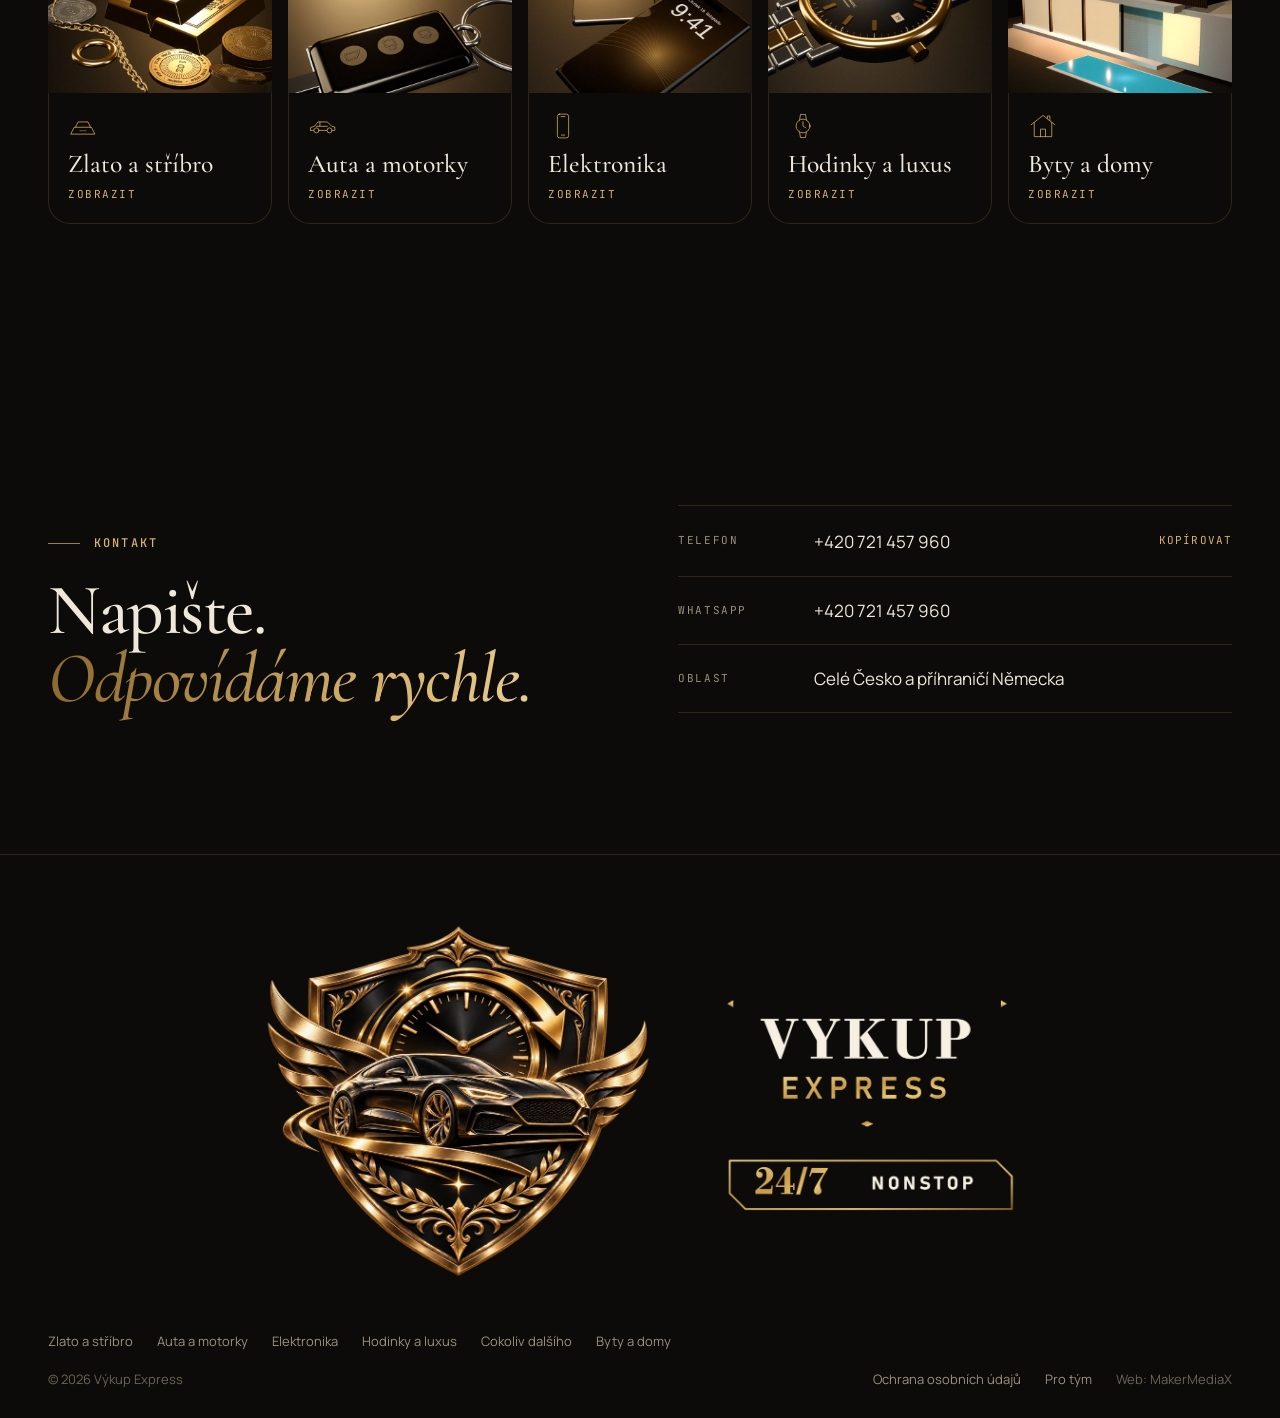
<file: ostatni.html>
<!doctype html>
<html lang="cs">
<head>
<meta charset="utf-8">
<meta name="viewport" content="width=device-width, initial-scale=1, viewport-fit=cover">
<title>Výkup čehokoliv · Výkup Express</title>
<meta name="claude:viewport-fit-sides" content="cover">
<meta name="ve-page" content="ostatni" data-title="o.title">
<meta name="description" content="Hudební nástroje, sběratelské kousky, umění, vybavení dílny nebo kanceláře. Pokud to má hodnotu, uděláme vám nabídku.">
<meta name="theme-color" content="#0c0b09">
<meta property="og:title" content="Výkup čehokoliv · Výkup Express">
<meta property="og:description" content="Hudební nástroje, sběratelské kousky, umění, vybavení dílny nebo kanceláře. Pokud to má hodnotu, uděláme vám nabídku.">
<link rel="icon" href="assets/brand/favicon-64.png" type="image/png">
<link rel="apple-touch-icon" href="assets/brand/apple-touch-icon.png">
<link rel="preconnect" href="https://fonts.googleapis.com"><link rel="preconnect" href="https://fonts.gstatic.com" crossorigin>
<link rel="stylesheet" href="https://fonts.googleapis.com/css2?family=Cormorant+Garamond:ital,wght@0,500;0,600;1,500;1,600&family=JetBrains+Mono:wght@400;500&family=Manrope:wght@400;500;600;700&display=swap">
<link rel="stylesheet" href="assets/style.css">
</head>
<body>

<header class="hdr"><div class="wrap">
  <a class="logo" href="index.html" aria-label="Výkup Express"><img class="lg-emblem" src="assets/brand/emblem-640.webp" alt="" width="52" height="48"><img class="lg-word" src="assets/brand/wordmark.png" alt="Výkup Express" width="302" height="120"></a>
  <nav class="nav" aria-label="Hlavní"><a href="index.html#vykup" data-i18n="nav.buy">Co vykupujeme</a><a href="index.html#jak" data-i18n="nav.how">Jak to funguje</a><a href="index.html#proc" data-i18n="nav.why">Proč my</a><a href="#otazky" data-i18n="nav.faq">Otázky</a><a href="#kontakt" data-i18n="nav.contact">Kontakt</a></nav>
  <div class="langs" role="group" aria-label="Jazyk / Sprache / Язык"><button type="button" data-lang="cs" aria-pressed="true">CZ</button><button type="button" data-lang="de" aria-pressed="false">DE</button><button type="button" data-lang="ru" aria-pressed="false">RU</button></div>
  <a class="btn btn-gold btn-sm btn-cta" href="#nabidka" data-mag><span data-i18n="cta.offer">Chci nabídku</span></a>
  <button class="burger" type="button" aria-expanded="false" aria-controls="mnav" data-i18n-aria="nav.menu" aria-label="Menu"><span></span></button>
</div></header>
<div class="mnav" id="mnav" aria-hidden="true">
  <div class="top"><a class="logo" href="index.html" aria-label="Výkup Express"><img class="lg-emblem" src="assets/brand/emblem-640.webp" alt="" width="52" height="48"><img class="lg-word" src="assets/brand/wordmark.png" alt="Výkup Express" width="302" height="120"></a><button class="close" type="button" data-i18n-aria="nav.close" aria-label="Zavřít">×</button></div>
  <nav><a href="zlato.html" data-i18n="c.zlato">Zlato a stříbro</a><a href="auta.html" data-i18n="c.auta">Auta a motorky</a><a href="elektronika.html" data-i18n="c.elektronika">Elektronika</a><a href="luxus.html" data-i18n="c.luxus">Hodinky a luxus</a><a href="ostatni.html" data-i18n="c.ostatni">Cokoliv dalšího</a><a href="nemovitosti.html" data-i18n="c.nemovitosti">Byty a domy</a></nav>
  <div class="sub"><a href="index.html#jak" data-i18n="nav.how">Jak to funguje</a><a href="index.html#proc" data-i18n="nav.why">Proč my</a><a href="#otazky" data-i18n="nav.faq">Otázky</a><a href="#kontakt" data-i18n="nav.contact">Kontakt</a></div>
  <div class="bottom"><div class="langs" role="group" aria-label="Jazyk / Sprache / Язык"><button type="button" data-lang="cs" aria-pressed="true">CZ</button><button type="button" data-lang="de" aria-pressed="false">DE</button><button type="button" data-lang="ru" aria-pressed="false">RU</button></div><a class="btn btn-gold" href="#nabidka"><span data-i18n="cta.offer">Chci nabídku</span><svg class="arr" viewBox="0 0 24 24" fill="none" stroke="currentColor" stroke-width="1.6" stroke-linecap="round" stroke-linejoin="round" aria-hidden="true"><path d="M5 12h14M13 6l6 6-6 6"/></svg></a></div>
</div>
<main>
<section class="hero cp-hero">
  <canvas class="dust" aria-hidden="true"></canvas>
  <div class="wrap">
    <div class="hero-grid">
      <div>
        <nav class="crumbs fade-in" aria-label="Drobečková navigace"><a href="index.html" data-i18n="cp.home">Hlavní stránka</a><span>/</span><span data-i18n="c.ostatni">Cokoliv dalšího</span></nav>
        <p class="eyebrow fade-in" data-i18n="o.eyebrow">Výkup čehokoliv dalšího</p>
        <h1 class="display h1">
          <span class="ln"><span class="word" style="--d:.1s" data-i18n="o.l1">Máte něco,</span></span>
          <span class="ln"><em class="word" style="--d:.25s" data-i18n="o.l2">co má cenu?</em></span>
        </h1>
        <p class="lead fade-in" style="--d:.5s" data-i18n="o.sub">Hudební nástroje, sběratelské kousky, umění, vybavení dílny nebo kanceláře. Pokud to má hodnotu, uděláme vám nabídku.</p>
        <div class="hero-ctas fade-in" style="--d:.65s">
          <a class="btn btn-gold" href="#nabidka" data-mag><span data-i18n="cta.offer">Chci nabídku</span><svg class="arr" viewBox="0 0 24 24" fill="none" stroke="currentColor" stroke-width="1.6" stroke-linecap="round" stroke-linejoin="round" aria-hidden="true"><path d="M5 12h14M13 6l6 6-6 6"/></svg></a>
          <a class="btn btn-ghost" href="#" data-wa><span data-i18n="cta.write">Napsat na WhatsApp</span></a>
        </div>
      </div>
      <div class="ph-hero fade-in" style="--d:.2s">
        <div class="ph-frame"><img src="assets/img/ostatni-hero.jpg" alt="" data-i18n-alt="c.ostatni" width="1200" height="1500" fetchpriority="high"></div>
        
      </div>
    </div>
  </div>
</section>

<section class="sec" style="padding-top:clamp(40px,6vw,80px)"><div class="wrap">
  <div class="sec-head"><div class="rv"><p class="eyebrow" data-i18n="cp.buy.eyebrow">Co od vás vezmeme</p><h2 class="display h2" data-i18n="c.ostatni">Cokoliv dalšího</h2></div></div>
  <div class="bgrid"><div class="bitem rv" style="--d:0.07s"><span class="dm"></span><h3 data-i18n="o.b1.t">Hudební nástroje</h3><p data-i18n="o.b1.d">Kytary, klávesy, aparatura, DJ technika.</p></div><div class="bitem rv" style="--d:0.14s"><span class="dm"></span><h3 data-i18n="o.b2.t">Sbírky</h3><p data-i18n="o.b2.d">Mince, známky, bankovky, modely.</p></div><div class="bitem rv" style="--d:0.00s"><span class="dm"></span><h3 data-i18n="o.b3.t">Umění a starožitnosti</h3><p data-i18n="o.b3.d">Obrazy, porcelán, nábytek.</p></div><div class="bitem rv" style="--d:0.07s"><span class="dm"></span><h3 data-i18n="o.b4.t">Vybavení</h3><p data-i18n="o.b4.d">Dílna, gastro, kancelář.</p></div><div class="bitem rv" style="--d:0.14s"><span class="dm"></span><h3 data-i18n="o.b5.t">Sport a outdoor</h3><p data-i18n="o.b5.d">Kola, elektrokola, vybavení.</p></div><div class="bitem rv" style="--d:0.00s"><span class="dm"></span><h3 data-i18n="o.b6.t">Celé pozůstalosti</h3><p data-i18n="o.b6.d">Oceníme všechno najednou.</p></div></div>
</div></section>

<section class="band" aria-hidden="false">
  <div class="band-img"><img src="assets/img/ostatni-wide.jpg" alt="" data-i18n-alt="c.ostatni" width="2000" height="1000" loading="lazy" data-par></div>
  <div class="wrap band-cap rv"><p class="display h2 band-line" data-i18n="o.band">Sbírky, umění, hudba. Řekneme, co to má za hodnotu.</p></div>
</section>

<section class="sec" style="padding-top:0"><div class="wrap callout rv">
  <p class="eyebrow" data-i18n="o.q.eyebrow">Nevíte, jestli to má cenu?</p><h2 class="display h2" data-i18n-html="o.q.title.h">Pošlete fotku.<br><em>Odpověď dostanete rovnou.</em></h2><p class="lead" data-i18n="o.q.d">Když to nebude nic pro nás, řekneme vám to hned a nebudeme ztrácet váš čas.</p>
  <a class="btn btn-gold" href="#nabidka" data-mag><span data-i18n="cta.offer">Chci nabídku</span><svg class="arr" viewBox="0 0 24 24" fill="none" stroke="currentColor" stroke-width="1.6" stroke-linecap="round" stroke-linejoin="round" aria-hidden="true"><path d="M5 12h14M13 6l6 6-6 6"/></svg></a>
</div></section>
<section class="sec" style="padding-top:0"><div class="wrap">
  <div class="rv"><p class="eyebrow" data-i18n="cp.price.eyebrow">Jak vzniká cena</p></div>
  <div class="factors"><div class="rv" style="--d:0.00s"><span class="k">01</span><h3 data-i18n="o.p1.t">Poptávka</h3><p data-i18n="o.p1.d">Za kolik se podobné věci reálně prodávají.</p></div><div class="rv" style="--d:0.08s"><span class="k">02</span><h3 data-i18n="o.p2.t">Stav</h3><p data-i18n="o.p2.d">Funkčnost, vzhled, kompletnost.</p></div><div class="rv" style="--d:0.16s"><span class="k">03</span><h3 data-i18n="o.p3.t">Původ</h3><p data-i18n="o.p3.d">Doklady a příběh věci cenu často zvednou.</p></div></div>
</div></section>

<section class="sec offer" id="nabidka"><div class="wrap offer-grid">
  <div class="offer-aside rv">
    <p class="eyebrow" data-i18n="form.eyebrow">Nezávazná nabídka</p>
    <h2 class="display h2" data-i18n-html="form.title.h">Co <em>prodáváte?</em></h2>
    <p class="lead" data-i18n="form.sub">Vyplňte pár údajů a přidejte fotky. Ozveme se do 15 minut.</p>
    <div class="direct">
      <p data-i18n="form.alt">Raději píšete napřímo?</p>
      <div class="row">
        <a class="btn btn-ghost btn-sm" href="#" data-wa>WhatsApp</a>
        <a class="btn btn-ghost btn-sm" href="#" data-tg>Telegram</a>
        <a class="btn btn-ghost btn-sm" href="#" data-tel><span data-cfg="phone">+420</span></a>
      </div>
    </div>
  </div>
  <div class="card-form rv" style="--d:.1s">
    <div id="form-body">
    <form id="offer-form" novalidate data-cat="ostatni">
      <input type="hidden" id="f-lang" value="cs">
      <div class="fgrid">
        <div class="fld"><label for="f-name" data-i18n="f.name">Jméno</label><input type="text" id="f-name" autocomplete="name" data-i18n-ph="f.name.ph" placeholder="Jan Novák" required></div>
        <div class="fld"><label for="f-phone" data-i18n="f.phone">Telefon nebo WhatsApp</label><input type="tel" id="f-phone" autocomplete="tel" inputmode="tel" data-i18n-ph="f.phone.ph" placeholder="+420 …" required></div>
        <div class="fld"><label for="f-cat" data-i18n="f.cat">Co prodáváte</label><select id="f-cat"><option value="zlato" data-i18n="opt.zlato">Zlato a stříbro</option><option value="auta" data-i18n="opt.auta">Auto nebo motorka</option><option value="elektronika" data-i18n="opt.elektronika">Elektronika</option><option value="luxus" data-i18n="opt.luxus">Hodinky a luxus</option><option value="ostatni" data-i18n="opt.ostatni">Něco jiného</option><option value="nemovitosti" data-i18n="opt.nemovitosti">Byt nebo dům</option></select></div>
        <div class="fld"><label for="f-city" data-i18n="f.city">Město</label><input type="text" id="f-city" autocomplete="address-level2" data-i18n-ph="f.city.ph" placeholder="Např. Chomutov"></div>
        <p class="cat-hint full" id="f-cat-hint" hidden><span data-i18n="f.cat.hint">U nemovitostí potřebujeme víc údajů. Vyplňte prosím krátký dotazník.</span> <a href="nemovitosti.html#nabidka"><span data-i18n="f.cat.hint.a">Otevřít dotazník</span> →</a></p>
        <div class="fld full"><label for="f-desc" data-i18n="f.desc">Popis</label><textarea id="f-desc" rows="3" data-i18n-ph="f.desc.ph" placeholder="Např. zlatý řetízek 585, asi 12 g"></textarea></div>
        <div class="fld full"><span class="lab" data-i18n="f.photos">Fotky, nejvýš 5</span>
          <label class="drop" for="f-photos">
            <svg viewBox="0 0 24 24" aria-hidden="true"><path d="M4 7h3l2-3h6l2 3h3v13H4z"/><circle cx="12" cy="13" r="4"/></svg>
            <b data-i18n="f.photos.hint">Přetáhněte sem nebo klikněte</b><small data-i18n="f.photos.note">JPG nebo PNG. Fotky zmenšíme, aby šly rychle.</small>
            <input type="file" id="f-photos" accept="image/*" multiple>
          </label>
          <div class="thumbs" id="thumbs"></div>
        </div>
        <div class="fld full"><span class="lab" data-i18n="f.contact">Jak se vám ozvat</span><div class="seg"><input type="radio" name="contact" id="cp-call" value="call" checked><label for="cp-call" data-i18n="f.contact.call">Zavolat</label><input type="radio" name="contact" id="cp-whatsapp" value="whatsapp"><label for="cp-whatsapp">WhatsApp</label><input type="radio" name="contact" id="cp-telegram" value="telegram"><label for="cp-telegram">Telegram</label></div></div>
        <label class="check full" for="f-gdpr"><input type="checkbox" id="f-gdpr"><span><span data-i18n="f.gdpr">Souhlasím se zpracováním osobních údajů za účelem nabídky.</span> <a href="gdpr.html" data-i18n="f.gdpr.link">Podrobnosti</a></span></label>
      </div>
      <p class="form-msg" id="f-msg" role="alert"></p>
      <div class="form-foot">
        <button class="btn btn-gold" type="submit" id="f-submit" data-mag><span data-i18n="f.submit">Odeslat poptávku</span><svg class="arr" viewBox="0 0 24 24" fill="none" stroke="currentColor" stroke-width="1.6" stroke-linecap="round" stroke-linejoin="round" aria-hidden="true"><path d="M5 12h14M13 6l6 6-6 6"/></svg></button>
      </div>
      <p class="demo-note" id="demo-note" hidden data-i18n="demo.note">Ukázkový režim: poptávka se uloží jen v tomto prohlížeči a najdete ji v administraci.</p>
    </form>
    </div>
    <div class="form-ok" id="form-ok" hidden>
      <div class="tick"><svg viewBox="0 0 24 24"><path d="M5 12.5l4.5 4.5L19 7.5"/></svg></div>
      <h3 class="display h3" data-i18n="f.ok.title">Díky, máme to.</h3>
      <p data-i18n="f.ok.text">Ozveme se do 15 minut na číslo, které jste zadali.</p>
      <button class="btn btn-ghost btn-sm" type="button" id="f-again"><span data-i18n="f.ok.again">Poslat další poptávku</span></button>
    </div>
  </div>
</div></section>
<section class="sec" id="otazky"><div class="wrap faq-grid">
  <div class="rv"><p class="eyebrow" data-i18n="cp.faq.eyebrow">Časté otázky</p><h2 class="display h2" data-i18n-html="faq.title.h">Než <em>napíšete</em></h2></div>
  <div class="faq"><details class="rv"><summary><span data-i18n="o.f1.q">Vykoupíte celou sbírku najednou?</span><i aria-hidden="true"></i></summary><div class="ans" data-i18n="o.f1.a">Ano. Velké celky oceníme u vás na místě.</div></details><details class="rv"><summary><span data-i18n="o.f2.q">Co nevykupujete?</span><i aria-hidden="true"></i></summary><div class="ans" data-i18n="o.f2.a">Zbraně, léky, běžné oblečení a věci nejasného původu.</div></details><details class="rv"><summary><span data-i18n="o.f3.q">Kolik stojí ocenění?</span><i aria-hidden="true"></i></summary><div class="ans" data-i18n="o.f3.a">Nic. Je zdarma a k ničemu vás nezavazuje.</div></details></div>
</div></section>
<section class="sec" style="padding-top:0"><div class="wrap">
  <div class="rv"><p class="eyebrow" data-i18n="cp.other">Další kategorie</p></div>
  <div class="others"><a class="other rv" href="zlato.html"><span class="oimg"><img src="assets/img/zlato-thumb.jpg" alt="" width="640" height="480" loading="lazy"></span><span class="obody"><svg viewBox="0 0 48 48" class="" aria-hidden="true"><path d="M5 37h38l-5.5-11h-27zM12 26l4-8.5h16l4 8.5"/><path d="M19 31.5h10" opacity=".6"/></svg><b data-i18n="c.zlato">Zlato a stříbro</b><span data-i18n="cta.more">Zobrazit</span></span></a><a class="other rv" href="auta.html"><span class="oimg"><img src="assets/img/auta-thumb.jpg" alt="" width="640" height="480" loading="lazy"></span><span class="obody"><svg viewBox="0 0 48 48" class="" aria-hidden="true"><path d="M4 31v-4.5l6-2 6-7h15l7 7 5 1.2V31h-3M30 31H18M9 31H4"/><circle cx="13.5" cy="31" r="4"/><circle cx="34.5" cy="31" r="4"/><path d="M19 17.5v7h-6M31 24.5h-12"/></svg><b data-i18n="c.auta">Auta a motorky</b><span data-i18n="cta.more">Zobrazit</span></span></a><a class="other rv" href="elektronika.html"><span class="oimg"><img src="assets/img/elektronika-thumb.jpg" alt="" width="640" height="480" loading="lazy"></span><span class="obody"><svg viewBox="0 0 48 48" class="" aria-hidden="true"><rect x="15" y="5" width="18" height="38" rx="3.5"/><path d="M21.5 38.5h5M21 9h6"/></svg><b data-i18n="c.elektronika">Elektronika</b><span data-i18n="cta.more">Zobrazit</span></span></a><a class="other rv" href="luxus.html"><span class="oimg"><img src="assets/img/luxus-thumb.jpg" alt="" width="640" height="480" loading="lazy"></span><span class="obody"><svg viewBox="0 0 48 48" class="" aria-hidden="true"><circle cx="24" cy="24" r="11"/><path d="M18.5 14.5l1.5-9h8l1.5 9M18.5 33.5l1.5 9h8l1.5-9M24 17v7l4.5 3M35 22.5v3"/></svg><b data-i18n="c.luxus">Hodinky a luxus</b><span data-i18n="cta.more">Zobrazit</span></span></a><a class="other rv" href="nemovitosti.html"><span class="oimg"><img src="assets/img/nemovitosti-thumb.jpg" alt="" width="640" height="480" loading="lazy"></span><span class="obody"><svg viewBox="0 0 48 48" class="" aria-hidden="true"><path d="M5 22L24 7l19 15"/><path d="M10 18v23h28V18"/><path d="M20 41V29h8v12M31 12V8h4v7.5"/></svg><b data-i18n="c.nemovitosti">Byty a domy</b><span data-i18n="cta.more">Zobrazit</span></span></a></div>
</div></section>

<section class="sec" id="kontakt"><div class="wrap contact-grid">
  <div class="rv"><p class="eyebrow" data-i18n="ct.eyebrow">Kontakt</p><h2 class="display h2" data-i18n-html="ct.title.h">Napište.<br><em>Odpovídáme rychle.</em></h2></div>
  <dl class="cinfo rv" style="--d:.1s">
    <div><dt data-i18n="ct.phone">Telefon</dt><dd><a href="#" data-tel data-cfg="phone">+420</a></dd><button class="copy" type="button" data-copy="phone" data-i18n="copy">Kopírovat</button></div>
    <div><dt>WhatsApp</dt><dd><a href="#" data-wa data-cfg="phone">+420</a></dd><span></span></div>
    <div><dt>Telegram</dt><dd><a href="#" data-tg>@<span data-cfg="telegram"></span></a></dd><span></span></div>
    <div><dt data-i18n="ct.email">E-mail</dt><dd><a href="#" data-mail data-cfg="email">info@</a></dd><button class="copy" type="button" data-copy="email" data-i18n="copy">Kopírovat</button></div>
    <div><dt data-i18n="ct.area">Oblast</dt><dd data-i18n="ct.area.v">Celé Česko a příhraničí Německa</dd><span></span></div>
  </dl>
</div></section>
</main>
<footer class="foot"><div class="wrap">
  <p class="mega-logo"><img src="assets/brand/logo-full.webp" alt="Výkup Express · 24/7 nonstop" width="1600" height="765" loading="lazy"></p>
  <div class="row"><nav aria-label="Kategorie"><a href="zlato.html" data-i18n="c.zlato">Zlato a stříbro</a><a href="auta.html" data-i18n="c.auta">Auta a motorky</a><a href="elektronika.html" data-i18n="c.elektronika">Elektronika</a><a href="luxus.html" data-i18n="c.luxus">Hodinky a luxus</a><a href="ostatni.html" data-i18n="c.ostatni">Cokoliv dalšího</a><a href="nemovitosti.html" data-i18n="c.nemovitosti">Byty a domy</a></nav></div>
  <div class="row" style="margin-top:18px">
    <span>© <span data-year>2026</span> Výkup Express</span>
    <nav><a href="gdpr.html" data-i18n="foot.gdpr">Ochrana osobních údajů</a><a href="admin.html" data-i18n="foot.team">Pro tým</a><span data-i18n="foot.made">Web: MakerMediaX</span></nav>
  </div>
</div></footer>
<a class="fab" href="#" data-wa aria-label="WhatsApp"><svg viewBox="0 0 24 24" aria-hidden="true"><path d="M12 2a10 10 0 0 0-8.6 15.1L2 22l5-1.3A10 10 0 1 0 12 2zm0 18.2a8.2 8.2 0 0 1-4.2-1.2l-.3-.2-3 .8.8-2.9-.2-.3A8.2 8.2 0 1 1 12 20.2zm4.5-6.1c-.2-.1-1.5-.7-1.7-.8s-.4-.1-.6.1-.7.8-.8 1-.3.2-.5.1a6.7 6.7 0 0 1-3.3-2.9c-.3-.4.3-.4.7-1.3a.5.5 0 0 0 0-.5l-.8-1.9c-.2-.5-.4-.4-.6-.4h-.5a1 1 0 0 0-.7.3 3 3 0 0 0-.9 2.2 5.2 5.2 0 0 0 1.1 2.8 11.9 11.9 0 0 0 4.6 4c1.7.7 2.4.8 3.2.7a2.8 2.8 0 0 0 1.8-1.3 2.3 2.3 0 0 0 .2-1.3c-.1-.1-.3-.2-.6-.3z"/></svg></a>

<script src="assets/config.js"></script>
<script src="assets/i18n.js"></script>
<script src="assets/store.js"></script>
<script src="assets/main.js"></script>
</body>
</html>
</file>
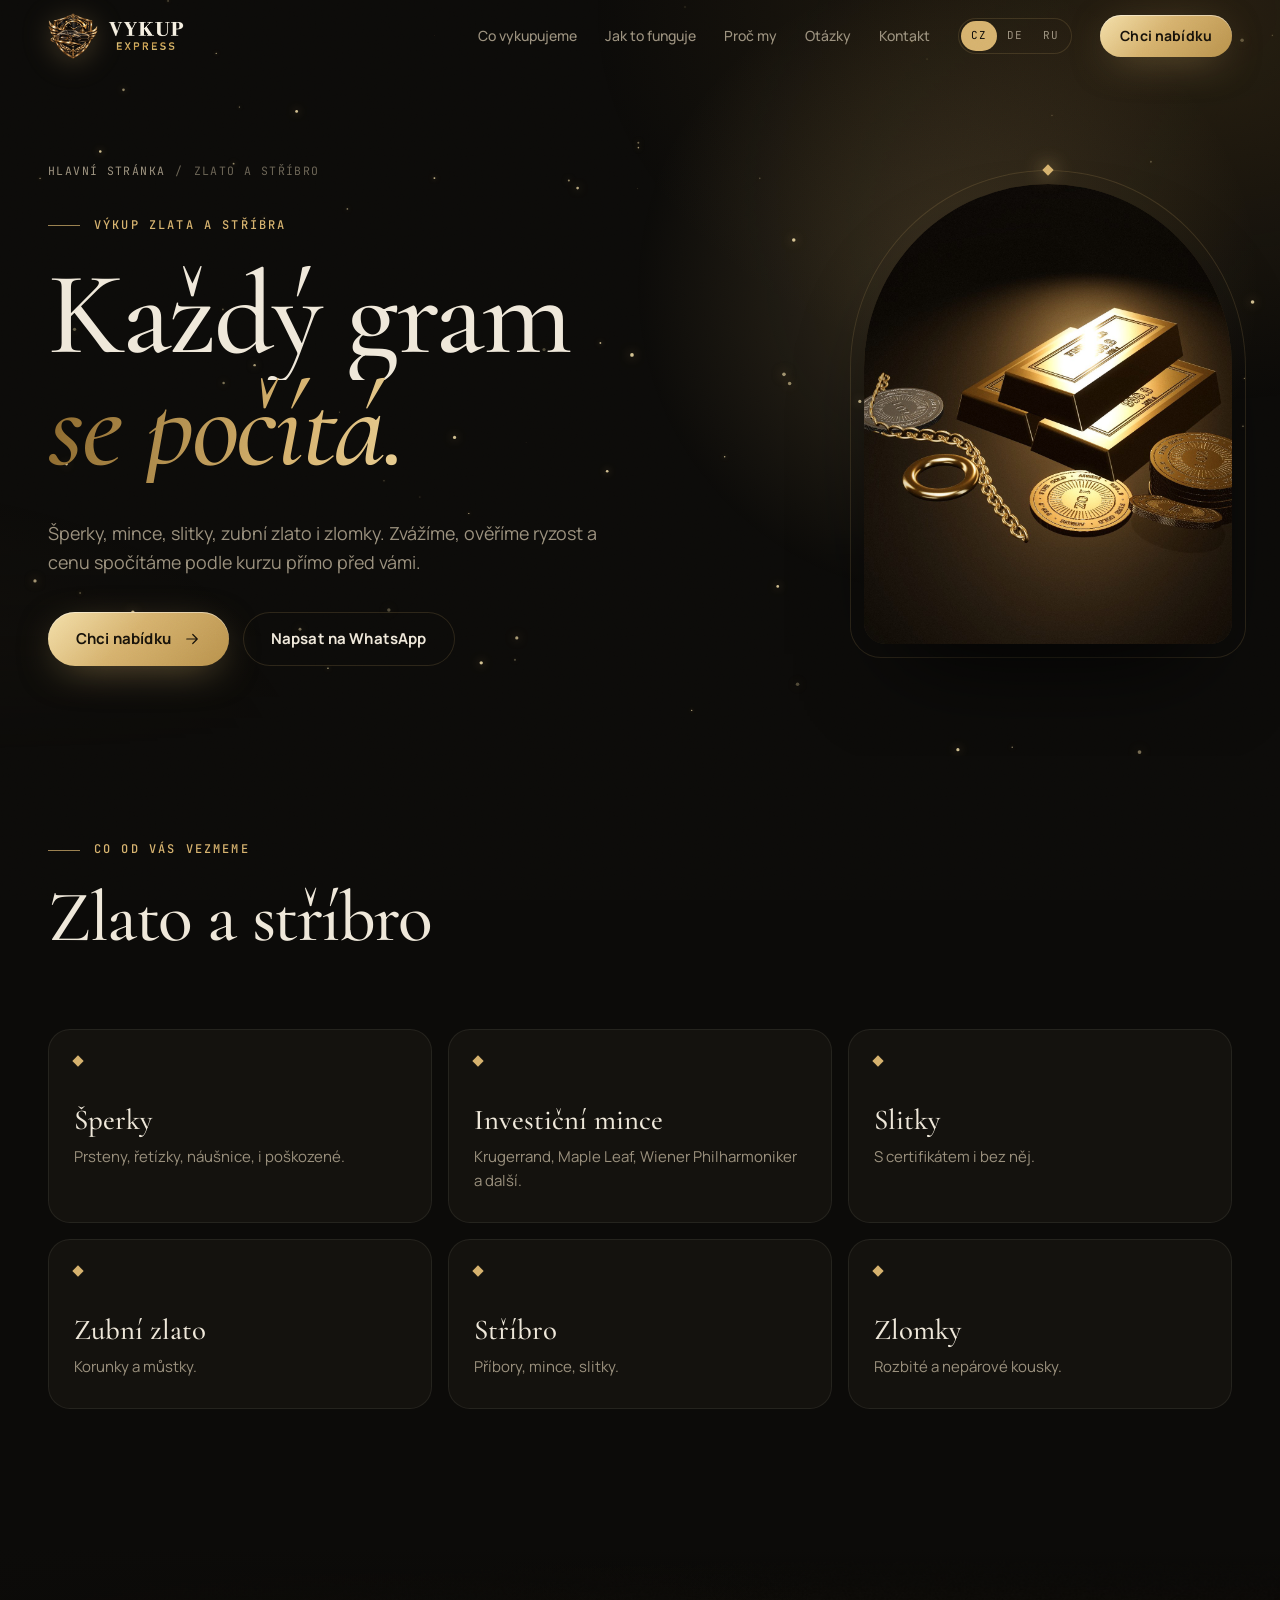
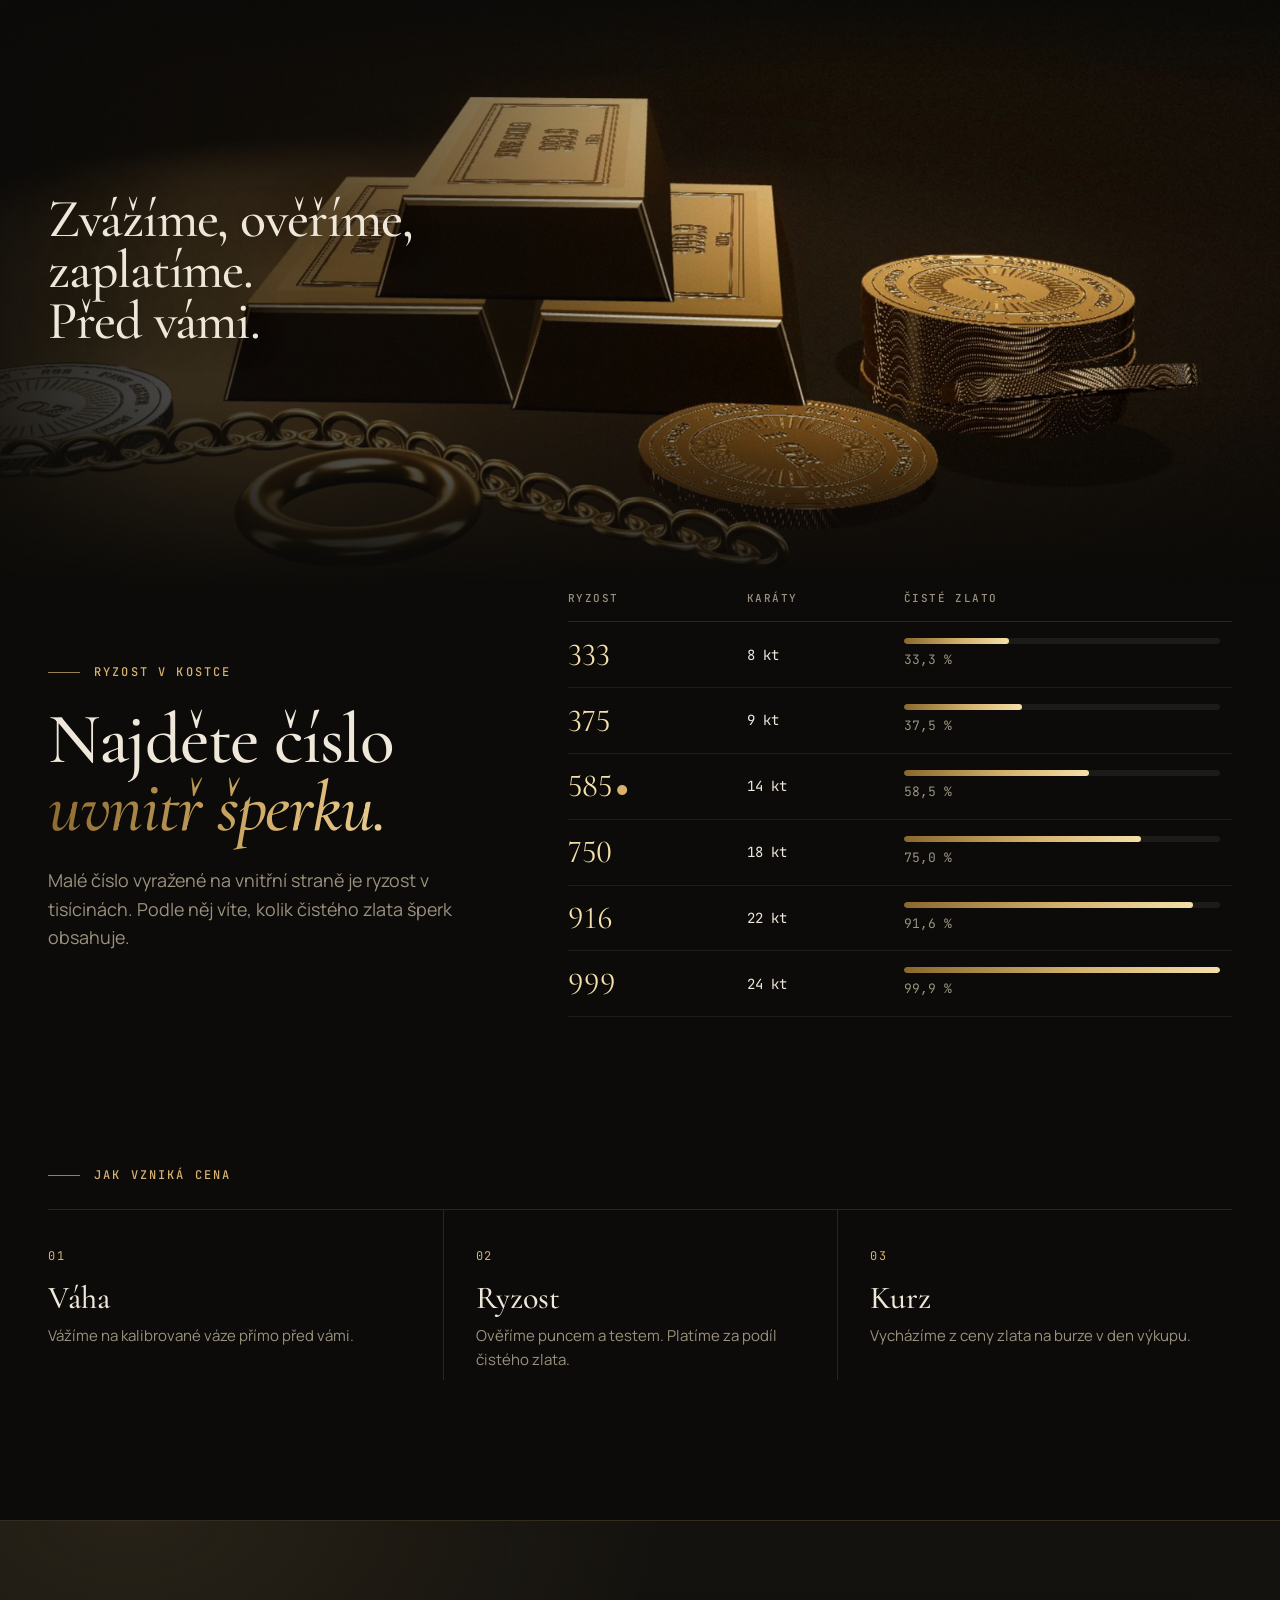
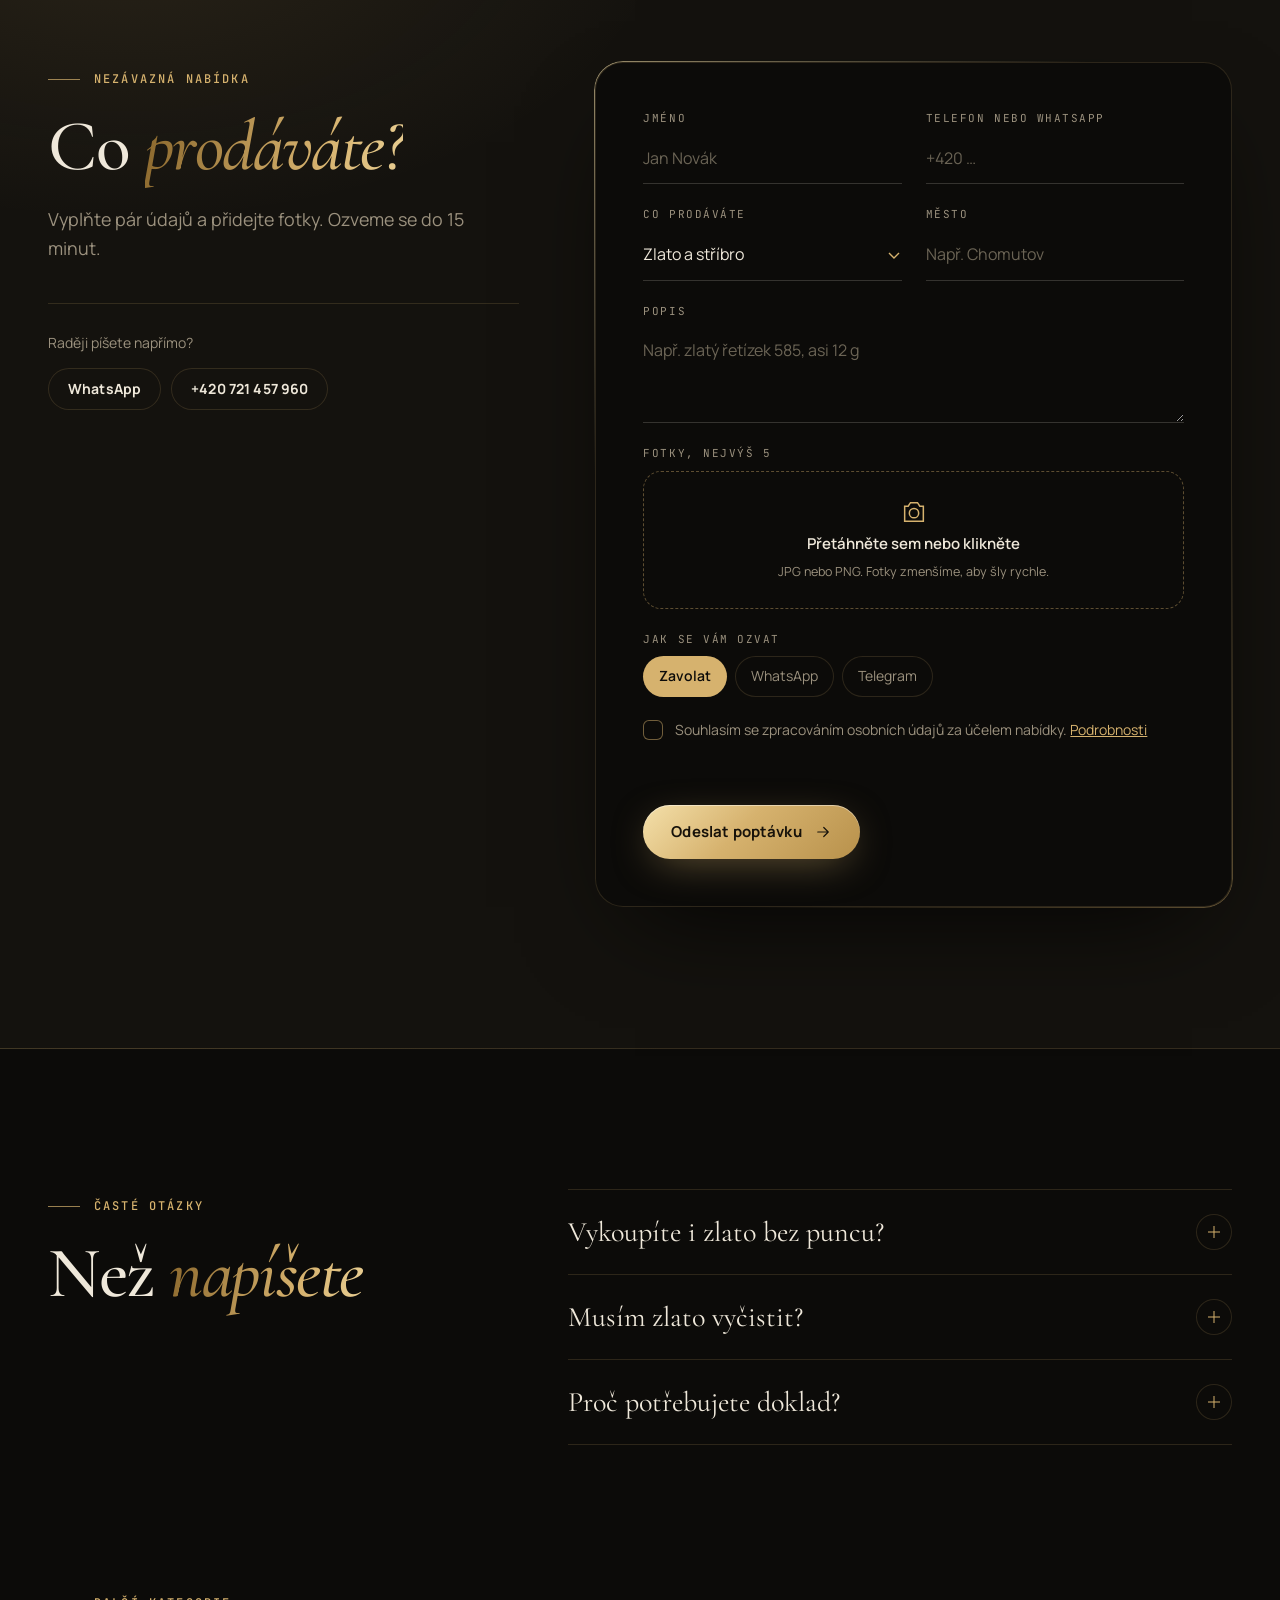
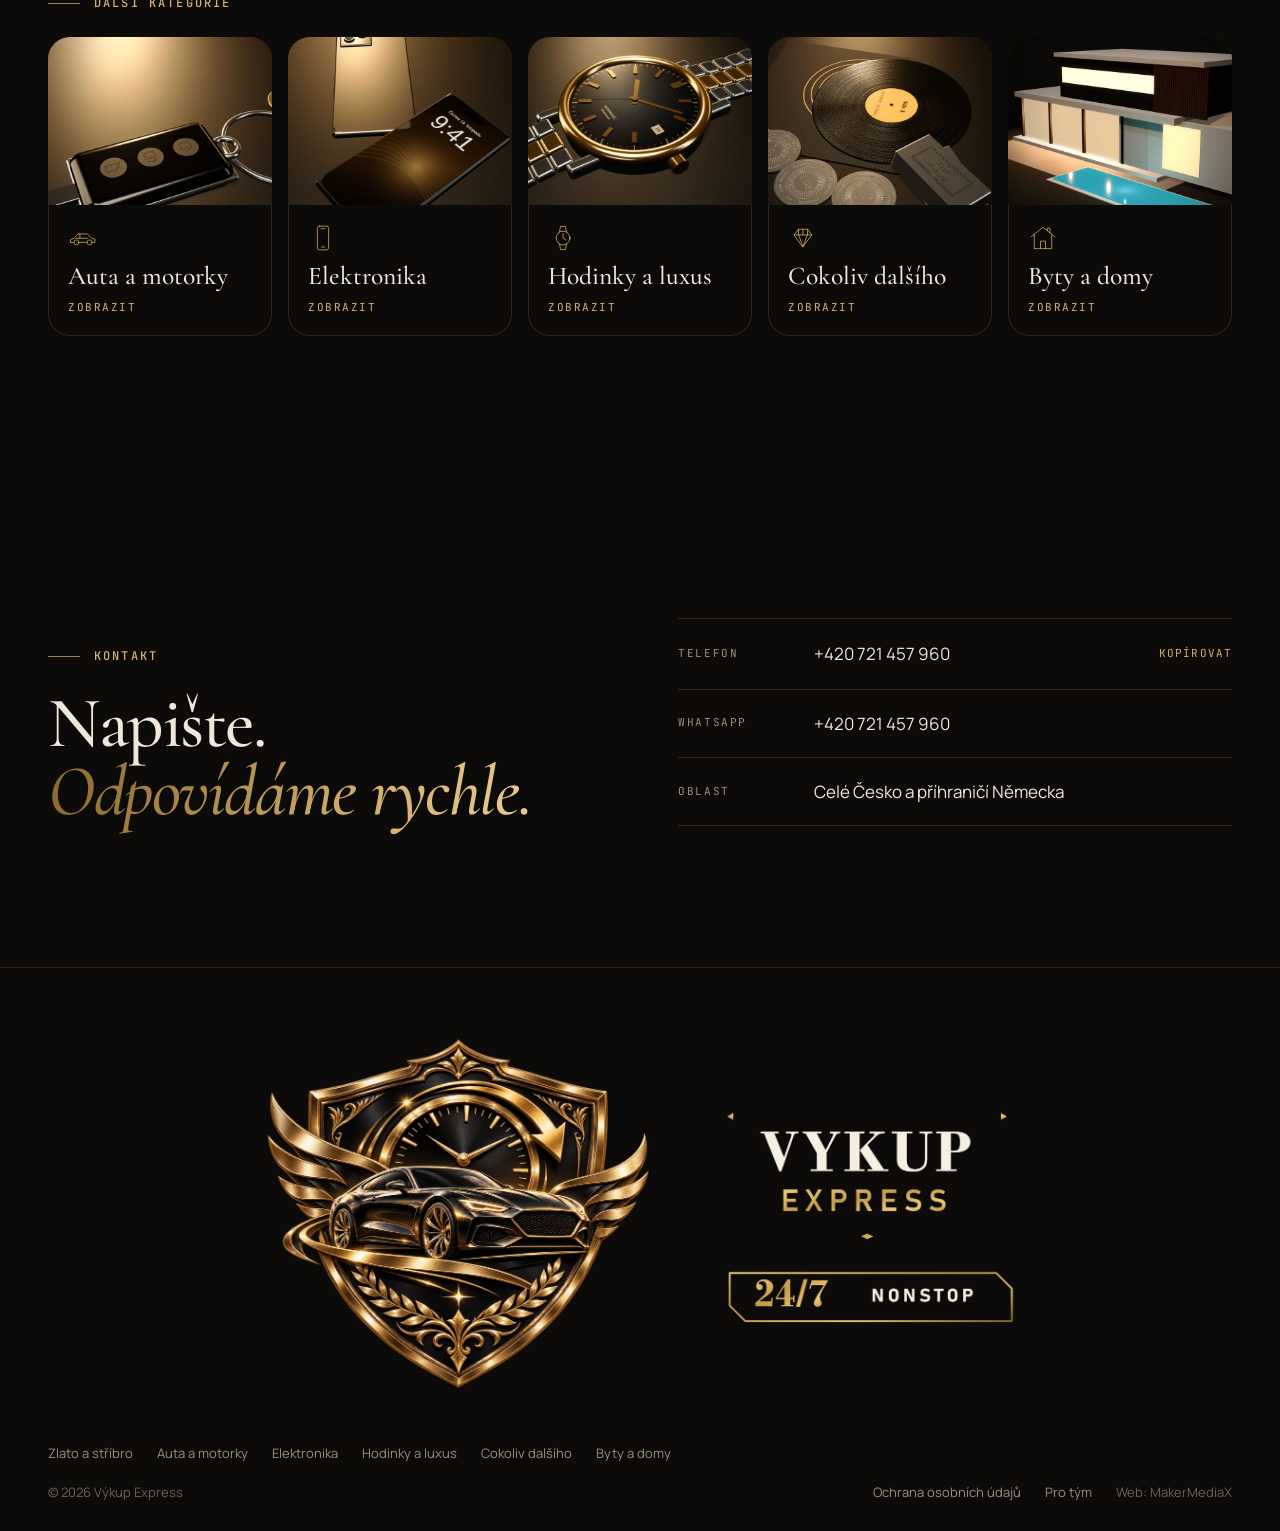
<file: zlato.html>
<!doctype html>
<html lang="cs">
<head>
<meta charset="utf-8">
<meta name="viewport" content="width=device-width, initial-scale=1, viewport-fit=cover">
<title>Výkup zlata a stříbra · Výkup Express</title>
<meta name="claude:viewport-fit-sides" content="cover">
<meta name="ve-page" content="zlato" data-title="z.title">
<meta name="description" content="Šperky, mince, slitky, zubní zlato i zlomky. Zvážíme, ověříme ryzost a cenu spočítáme podle kurzu přímo před vámi.">
<meta name="theme-color" content="#0c0b09">
<meta property="og:title" content="Výkup zlata a stříbra · Výkup Express">
<meta property="og:description" content="Šperky, mince, slitky, zubní zlato i zlomky. Zvážíme, ověříme ryzost a cenu spočítáme podle kurzu přímo před vámi.">
<link rel="icon" href="assets/brand/favicon-64.png" type="image/png">
<link rel="apple-touch-icon" href="assets/brand/apple-touch-icon.png">
<link rel="preconnect" href="https://fonts.googleapis.com"><link rel="preconnect" href="https://fonts.gstatic.com" crossorigin>
<link rel="stylesheet" href="https://fonts.googleapis.com/css2?family=Cormorant+Garamond:ital,wght@0,500;0,600;1,500;1,600&family=JetBrains+Mono:wght@400;500&family=Manrope:wght@400;500;600;700&display=swap">
<link rel="stylesheet" href="assets/style.css">
</head>
<body>

<header class="hdr"><div class="wrap">
  <a class="logo" href="index.html" aria-label="Výkup Express"><img class="lg-emblem" src="assets/brand/emblem-640.webp" alt="" width="52" height="48"><img class="lg-word" src="assets/brand/wordmark.png" alt="Výkup Express" width="302" height="120"></a>
  <nav class="nav" aria-label="Hlavní"><a href="index.html#vykup" data-i18n="nav.buy">Co vykupujeme</a><a href="index.html#jak" data-i18n="nav.how">Jak to funguje</a><a href="index.html#proc" data-i18n="nav.why">Proč my</a><a href="#otazky" data-i18n="nav.faq">Otázky</a><a href="#kontakt" data-i18n="nav.contact">Kontakt</a></nav>
  <div class="langs" role="group" aria-label="Jazyk / Sprache / Язык"><button type="button" data-lang="cs" aria-pressed="true">CZ</button><button type="button" data-lang="de" aria-pressed="false">DE</button><button type="button" data-lang="ru" aria-pressed="false">RU</button></div>
  <a class="btn btn-gold btn-sm btn-cta" href="#nabidka" data-mag><span data-i18n="cta.offer">Chci nabídku</span></a>
  <button class="burger" type="button" aria-expanded="false" aria-controls="mnav" data-i18n-aria="nav.menu" aria-label="Menu"><span></span></button>
</div></header>
<div class="mnav" id="mnav" aria-hidden="true">
  <div class="top"><a class="logo" href="index.html" aria-label="Výkup Express"><img class="lg-emblem" src="assets/brand/emblem-640.webp" alt="" width="52" height="48"><img class="lg-word" src="assets/brand/wordmark.png" alt="Výkup Express" width="302" height="120"></a><button class="close" type="button" data-i18n-aria="nav.close" aria-label="Zavřít">×</button></div>
  <nav><a href="zlato.html" data-i18n="c.zlato">Zlato a stříbro</a><a href="auta.html" data-i18n="c.auta">Auta a motorky</a><a href="elektronika.html" data-i18n="c.elektronika">Elektronika</a><a href="luxus.html" data-i18n="c.luxus">Hodinky a luxus</a><a href="ostatni.html" data-i18n="c.ostatni">Cokoliv dalšího</a><a href="nemovitosti.html" data-i18n="c.nemovitosti">Byty a domy</a></nav>
  <div class="sub"><a href="index.html#jak" data-i18n="nav.how">Jak to funguje</a><a href="index.html#proc" data-i18n="nav.why">Proč my</a><a href="#otazky" data-i18n="nav.faq">Otázky</a><a href="#kontakt" data-i18n="nav.contact">Kontakt</a></div>
  <div class="bottom"><div class="langs" role="group" aria-label="Jazyk / Sprache / Язык"><button type="button" data-lang="cs" aria-pressed="true">CZ</button><button type="button" data-lang="de" aria-pressed="false">DE</button><button type="button" data-lang="ru" aria-pressed="false">RU</button></div><a class="btn btn-gold" href="#nabidka"><span data-i18n="cta.offer">Chci nabídku</span><svg class="arr" viewBox="0 0 24 24" fill="none" stroke="currentColor" stroke-width="1.6" stroke-linecap="round" stroke-linejoin="round" aria-hidden="true"><path d="M5 12h14M13 6l6 6-6 6"/></svg></a></div>
</div>
<main>
<section class="hero cp-hero">
  <canvas class="dust" aria-hidden="true"></canvas>
  <div class="wrap">
    <div class="hero-grid">
      <div>
        <nav class="crumbs fade-in" aria-label="Drobečková navigace"><a href="index.html" data-i18n="cp.home">Hlavní stránka</a><span>/</span><span data-i18n="c.zlato">Zlato a stříbro</span></nav>
        <p class="eyebrow fade-in" data-i18n="z.eyebrow">Výkup zlata a stříbra</p>
        <h1 class="display h1">
          <span class="ln"><span class="word" style="--d:.1s" data-i18n="z.l1">Každý gram</span></span>
          <span class="ln"><em class="word" style="--d:.25s" data-i18n="z.l2">se počítá.</em></span>
        </h1>
        <p class="lead fade-in" style="--d:.5s" data-i18n="z.sub">Šperky, mince, slitky, zubní zlato i zlomky. Zvážíme, ověříme ryzost a cenu spočítáme podle kurzu přímo před vámi.</p>
        <div class="hero-ctas fade-in" style="--d:.65s">
          <a class="btn btn-gold" href="#nabidka" data-mag><span data-i18n="cta.offer">Chci nabídku</span><svg class="arr" viewBox="0 0 24 24" fill="none" stroke="currentColor" stroke-width="1.6" stroke-linecap="round" stroke-linejoin="round" aria-hidden="true"><path d="M5 12h14M13 6l6 6-6 6"/></svg></a>
          <a class="btn btn-ghost" href="#" data-wa><span data-i18n="cta.write">Napsat na WhatsApp</span></a>
        </div>
      </div>
      <div class="ph-hero fade-in" style="--d:.2s">
        <div class="ph-frame"><img src="assets/img/zlato-hero.jpg" alt="" data-i18n-alt="c.zlato" width="1200" height="1500" fetchpriority="high"></div>
        
      </div>
    </div>
  </div>
</section>

<section class="sec" style="padding-top:clamp(40px,6vw,80px)"><div class="wrap">
  <div class="sec-head"><div class="rv"><p class="eyebrow" data-i18n="cp.buy.eyebrow">Co od vás vezmeme</p><h2 class="display h2" data-i18n="c.zlato">Zlato a stříbro</h2></div></div>
  <div class="bgrid"><div class="bitem rv" style="--d:0.07s"><span class="dm"></span><h3 data-i18n="z.b1.t">Šperky</h3><p data-i18n="z.b1.d">Prsteny, řetízky, náušnice, i poškozené.</p></div><div class="bitem rv" style="--d:0.14s"><span class="dm"></span><h3 data-i18n="z.b2.t">Investiční mince</h3><p data-i18n="z.b2.d">Krugerrand, Maple Leaf, Wiener Philharmoniker a další.</p></div><div class="bitem rv" style="--d:0.00s"><span class="dm"></span><h3 data-i18n="z.b3.t">Slitky</h3><p data-i18n="z.b3.d">S certifikátem i bez něj.</p></div><div class="bitem rv" style="--d:0.07s"><span class="dm"></span><h3 data-i18n="z.b4.t">Zubní zlato</h3><p data-i18n="z.b4.d">Korunky a můstky.</p></div><div class="bitem rv" style="--d:0.14s"><span class="dm"></span><h3 data-i18n="z.b5.t">Stříbro</h3><p data-i18n="z.b5.d">Příbory, mince, slitky.</p></div><div class="bitem rv" style="--d:0.00s"><span class="dm"></span><h3 data-i18n="z.b6.t">Zlomky</h3><p data-i18n="z.b6.d">Rozbité a nepárové kousky.</p></div></div>
</div></section>

<section class="band" aria-hidden="false">
  <div class="band-img"><img src="assets/img/zlato-wide.jpg" alt="" data-i18n-alt="c.zlato" width="2000" height="1000" loading="lazy" data-par></div>
  <div class="wrap band-cap rv"><p class="display h2 band-line" data-i18n="z.band">Zvážíme, ověříme, zaplatíme. Před vámi.</p></div>
</section>

<section class="sec" style="padding-top:0"><div class="wrap purity-wrap">
  <div class="rv"><p class="eyebrow" data-i18n="z.tab.eyebrow">Ryzost v kostce</p><h2 class="display h2" data-i18n-html="z.tab.title.h">Najděte číslo<br><em>uvnitř šperku.</em></h2><p class="lead" style="margin-top:24px" data-i18n="z.tab.note">Malé číslo vyražené na vnitřní straně je ryzost v tisícinách. Podle něj víte, kolik čistého zlata šperk obsahuje.</p></div>
  <div class="purity rv" style="--d:.1s"><table><thead><tr><th data-i18n="z.tab.c1">Ryzost</th><th data-i18n="z.tab.c2">Karáty</th><th data-i18n="z.tab.c3">Čisté zlato</th></tr></thead><tbody><tr><td class="p">333</td><td class="k">8 kt</td><td><div class="bar"><i style="--w:33.3%"></i></div><div class="pct">33,3 %</div></td></tr><tr><td class="p">375</td><td class="k">9 kt</td><td><div class="bar"><i style="--w:37.5%"></i></div><div class="pct">37,5 %</div></td></tr><tr class="hl"><td class="p">585</td><td class="k">14 kt</td><td><div class="bar"><i style="--w:58.5%"></i></div><div class="pct">58,5 %</div></td></tr><tr><td class="p">750</td><td class="k">18 kt</td><td><div class="bar"><i style="--w:75.0%"></i></div><div class="pct">75,0 %</div></td></tr><tr><td class="p">916</td><td class="k">22 kt</td><td><div class="bar"><i style="--w:91.6%"></i></div><div class="pct">91,6 %</div></td></tr><tr><td class="p">999</td><td class="k">24 kt</td><td><div class="bar"><i style="--w:99.9%"></i></div><div class="pct">99,9 %</div></td></tr></tbody></table></div>
</div></section>
<section class="sec" style="padding-top:0"><div class="wrap">
  <div class="rv"><p class="eyebrow" data-i18n="cp.price.eyebrow">Jak vzniká cena</p></div>
  <div class="factors"><div class="rv" style="--d:0.00s"><span class="k">01</span><h3 data-i18n="z.p1.t">Váha</h3><p data-i18n="z.p1.d">Vážíme na kalibrované váze přímo před vámi.</p></div><div class="rv" style="--d:0.08s"><span class="k">02</span><h3 data-i18n="z.p2.t">Ryzost</h3><p data-i18n="z.p2.d">Ověříme puncem a testem. Platíme za podíl čistého zlata.</p></div><div class="rv" style="--d:0.16s"><span class="k">03</span><h3 data-i18n="z.p3.t">Kurz</h3><p data-i18n="z.p3.d">Vycházíme z ceny zlata na burze v den výkupu.</p></div></div>
</div></section>

<section class="sec offer" id="nabidka"><div class="wrap offer-grid">
  <div class="offer-aside rv">
    <p class="eyebrow" data-i18n="form.eyebrow">Nezávazná nabídka</p>
    <h2 class="display h2" data-i18n-html="form.title.h">Co <em>prodáváte?</em></h2>
    <p class="lead" data-i18n="form.sub">Vyplňte pár údajů a přidejte fotky. Ozveme se do 15 minut.</p>
    <div class="direct">
      <p data-i18n="form.alt">Raději píšete napřímo?</p>
      <div class="row">
        <a class="btn btn-ghost btn-sm" href="#" data-wa>WhatsApp</a>
        <a class="btn btn-ghost btn-sm" href="#" data-tg>Telegram</a>
        <a class="btn btn-ghost btn-sm" href="#" data-tel><span data-cfg="phone">+420</span></a>
      </div>
    </div>
  </div>
  <div class="card-form rv" style="--d:.1s">
    <div id="form-body">
    <form id="offer-form" novalidate data-cat="zlato">
      <input type="hidden" id="f-lang" value="cs">
      <div class="fgrid">
        <div class="fld"><label for="f-name" data-i18n="f.name">Jméno</label><input type="text" id="f-name" autocomplete="name" data-i18n-ph="f.name.ph" placeholder="Jan Novák" required></div>
        <div class="fld"><label for="f-phone" data-i18n="f.phone">Telefon nebo WhatsApp</label><input type="tel" id="f-phone" autocomplete="tel" inputmode="tel" data-i18n-ph="f.phone.ph" placeholder="+420 …" required></div>
        <div class="fld"><label for="f-cat" data-i18n="f.cat">Co prodáváte</label><select id="f-cat"><option value="zlato" data-i18n="opt.zlato">Zlato a stříbro</option><option value="auta" data-i18n="opt.auta">Auto nebo motorka</option><option value="elektronika" data-i18n="opt.elektronika">Elektronika</option><option value="luxus" data-i18n="opt.luxus">Hodinky a luxus</option><option value="ostatni" data-i18n="opt.ostatni">Něco jiného</option><option value="nemovitosti" data-i18n="opt.nemovitosti">Byt nebo dům</option></select></div>
        <div class="fld"><label for="f-city" data-i18n="f.city">Město</label><input type="text" id="f-city" autocomplete="address-level2" data-i18n-ph="f.city.ph" placeholder="Např. Chomutov"></div>
        <p class="cat-hint full" id="f-cat-hint" hidden><span data-i18n="f.cat.hint">U nemovitostí potřebujeme víc údajů. Vyplňte prosím krátký dotazník.</span> <a href="nemovitosti.html#nabidka"><span data-i18n="f.cat.hint.a">Otevřít dotazník</span> →</a></p>
        <div class="fld full"><label for="f-desc" data-i18n="f.desc">Popis</label><textarea id="f-desc" rows="3" data-i18n-ph="f.desc.ph" placeholder="Např. zlatý řetízek 585, asi 12 g"></textarea></div>
        <div class="fld full"><span class="lab" data-i18n="f.photos">Fotky, nejvýš 5</span>
          <label class="drop" for="f-photos">
            <svg viewBox="0 0 24 24" aria-hidden="true"><path d="M4 7h3l2-3h6l2 3h3v13H4z"/><circle cx="12" cy="13" r="4"/></svg>
            <b data-i18n="f.photos.hint">Přetáhněte sem nebo klikněte</b><small data-i18n="f.photos.note">JPG nebo PNG. Fotky zmenšíme, aby šly rychle.</small>
            <input type="file" id="f-photos" accept="image/*" multiple>
          </label>
          <div class="thumbs" id="thumbs"></div>
        </div>
        <div class="fld full"><span class="lab" data-i18n="f.contact">Jak se vám ozvat</span><div class="seg"><input type="radio" name="contact" id="cp-call" value="call" checked><label for="cp-call" data-i18n="f.contact.call">Zavolat</label><input type="radio" name="contact" id="cp-whatsapp" value="whatsapp"><label for="cp-whatsapp">WhatsApp</label><input type="radio" name="contact" id="cp-telegram" value="telegram"><label for="cp-telegram">Telegram</label></div></div>
        <label class="check full" for="f-gdpr"><input type="checkbox" id="f-gdpr"><span><span data-i18n="f.gdpr">Souhlasím se zpracováním osobních údajů za účelem nabídky.</span> <a href="gdpr.html" data-i18n="f.gdpr.link">Podrobnosti</a></span></label>
      </div>
      <p class="form-msg" id="f-msg" role="alert"></p>
      <div class="form-foot">
        <button class="btn btn-gold" type="submit" id="f-submit" data-mag><span data-i18n="f.submit">Odeslat poptávku</span><svg class="arr" viewBox="0 0 24 24" fill="none" stroke="currentColor" stroke-width="1.6" stroke-linecap="round" stroke-linejoin="round" aria-hidden="true"><path d="M5 12h14M13 6l6 6-6 6"/></svg></button>
      </div>
      <p class="demo-note" id="demo-note" hidden data-i18n="demo.note">Ukázkový režim: poptávka se uloží jen v tomto prohlížeči a najdete ji v administraci.</p>
    </form>
    </div>
    <div class="form-ok" id="form-ok" hidden>
      <div class="tick"><svg viewBox="0 0 24 24"><path d="M5 12.5l4.5 4.5L19 7.5"/></svg></div>
      <h3 class="display h3" data-i18n="f.ok.title">Díky, máme to.</h3>
      <p data-i18n="f.ok.text">Ozveme se do 15 minut na číslo, které jste zadali.</p>
      <button class="btn btn-ghost btn-sm" type="button" id="f-again"><span data-i18n="f.ok.again">Poslat další poptávku</span></button>
    </div>
  </div>
</div></section>
<section class="sec" id="otazky"><div class="wrap faq-grid">
  <div class="rv"><p class="eyebrow" data-i18n="cp.faq.eyebrow">Časté otázky</p><h2 class="display h2" data-i18n-html="faq.title.h">Než <em>napíšete</em></h2></div>
  <div class="faq"><details class="rv"><summary><span data-i18n="z.f1.q">Vykoupíte i zlato bez puncu?</span><i aria-hidden="true"></i></summary><div class="ans" data-i18n="z.f1.a">Ano. Ryzost ověříme testem na místě.</div></details><details class="rv"><summary><span data-i18n="z.f2.q">Musím zlato vyčistit?</span><i aria-hidden="true"></i></summary><div class="ans" data-i18n="z.f2.a">Nemusíte. Na ceně se to neprojeví.</div></details><details class="rv"><summary><span data-i18n="z.f3.q">Proč potřebujete doklad?</span><i aria-hidden="true"></i></summary><div class="ans" data-i18n="z.f3.a">Výkup drahých kovů musí být podle zákona evidovaný. Vaše údaje jsou v bezpečí.</div></details></div>
</div></section>
<section class="sec" style="padding-top:0"><div class="wrap">
  <div class="rv"><p class="eyebrow" data-i18n="cp.other">Další kategorie</p></div>
  <div class="others"><a class="other rv" href="auta.html"><span class="oimg"><img src="assets/img/auta-thumb.jpg" alt="" width="640" height="480" loading="lazy"></span><span class="obody"><svg viewBox="0 0 48 48" class="" aria-hidden="true"><path d="M4 31v-4.5l6-2 6-7h15l7 7 5 1.2V31h-3M30 31H18M9 31H4"/><circle cx="13.5" cy="31" r="4"/><circle cx="34.5" cy="31" r="4"/><path d="M19 17.5v7h-6M31 24.5h-12"/></svg><b data-i18n="c.auta">Auta a motorky</b><span data-i18n="cta.more">Zobrazit</span></span></a><a class="other rv" href="elektronika.html"><span class="oimg"><img src="assets/img/elektronika-thumb.jpg" alt="" width="640" height="480" loading="lazy"></span><span class="obody"><svg viewBox="0 0 48 48" class="" aria-hidden="true"><rect x="15" y="5" width="18" height="38" rx="3.5"/><path d="M21.5 38.5h5M21 9h6"/></svg><b data-i18n="c.elektronika">Elektronika</b><span data-i18n="cta.more">Zobrazit</span></span></a><a class="other rv" href="luxus.html"><span class="oimg"><img src="assets/img/luxus-thumb.jpg" alt="" width="640" height="480" loading="lazy"></span><span class="obody"><svg viewBox="0 0 48 48" class="" aria-hidden="true"><circle cx="24" cy="24" r="11"/><path d="M18.5 14.5l1.5-9h8l1.5 9M18.5 33.5l1.5 9h8l1.5-9M24 17v7l4.5 3M35 22.5v3"/></svg><b data-i18n="c.luxus">Hodinky a luxus</b><span data-i18n="cta.more">Zobrazit</span></span></a><a class="other rv" href="ostatni.html"><span class="oimg"><img src="assets/img/ostatni-thumb.jpg" alt="" width="640" height="480" loading="lazy"></span><span class="obody"><svg viewBox="0 0 48 48" class="" aria-hidden="true"><path d="M10 19l6.5-9h15l6.5 9-14 19z"/><path d="M10 19h28M17 19l7 19 7-19M16.5 10l.5 9M31.5 10l-.5 9M24 10v9"/></svg><b data-i18n="c.ostatni">Cokoliv dalšího</b><span data-i18n="cta.more">Zobrazit</span></span></a><a class="other rv" href="nemovitosti.html"><span class="oimg"><img src="assets/img/nemovitosti-thumb.jpg" alt="" width="640" height="480" loading="lazy"></span><span class="obody"><svg viewBox="0 0 48 48" class="" aria-hidden="true"><path d="M5 22L24 7l19 15"/><path d="M10 18v23h28V18"/><path d="M20 41V29h8v12M31 12V8h4v7.5"/></svg><b data-i18n="c.nemovitosti">Byty a domy</b><span data-i18n="cta.more">Zobrazit</span></span></a></div>
</div></section>

<section class="sec" id="kontakt"><div class="wrap contact-grid">
  <div class="rv"><p class="eyebrow" data-i18n="ct.eyebrow">Kontakt</p><h2 class="display h2" data-i18n-html="ct.title.h">Napište.<br><em>Odpovídáme rychle.</em></h2></div>
  <dl class="cinfo rv" style="--d:.1s">
    <div><dt data-i18n="ct.phone">Telefon</dt><dd><a href="#" data-tel data-cfg="phone">+420</a></dd><button class="copy" type="button" data-copy="phone" data-i18n="copy">Kopírovat</button></div>
    <div><dt>WhatsApp</dt><dd><a href="#" data-wa data-cfg="phone">+420</a></dd><span></span></div>
    <div><dt>Telegram</dt><dd><a href="#" data-tg>@<span data-cfg="telegram"></span></a></dd><span></span></div>
    <div><dt data-i18n="ct.email">E-mail</dt><dd><a href="#" data-mail data-cfg="email">info@</a></dd><button class="copy" type="button" data-copy="email" data-i18n="copy">Kopírovat</button></div>
    <div><dt data-i18n="ct.area">Oblast</dt><dd data-i18n="ct.area.v">Celé Česko a příhraničí Německa</dd><span></span></div>
  </dl>
</div></section>
</main>
<footer class="foot"><div class="wrap">
  <p class="mega-logo"><img src="assets/brand/logo-full.webp" alt="Výkup Express · 24/7 nonstop" width="1600" height="765" loading="lazy"></p>
  <div class="row"><nav aria-label="Kategorie"><a href="zlato.html" data-i18n="c.zlato">Zlato a stříbro</a><a href="auta.html" data-i18n="c.auta">Auta a motorky</a><a href="elektronika.html" data-i18n="c.elektronika">Elektronika</a><a href="luxus.html" data-i18n="c.luxus">Hodinky a luxus</a><a href="ostatni.html" data-i18n="c.ostatni">Cokoliv dalšího</a><a href="nemovitosti.html" data-i18n="c.nemovitosti">Byty a domy</a></nav></div>
  <div class="row" style="margin-top:18px">
    <span>© <span data-year>2026</span> Výkup Express</span>
    <nav><a href="gdpr.html" data-i18n="foot.gdpr">Ochrana osobních údajů</a><a href="admin.html" data-i18n="foot.team">Pro tým</a><span data-i18n="foot.made">Web: MakerMediaX</span></nav>
  </div>
</div></footer>
<a class="fab" href="#" data-wa aria-label="WhatsApp"><svg viewBox="0 0 24 24" aria-hidden="true"><path d="M12 2a10 10 0 0 0-8.6 15.1L2 22l5-1.3A10 10 0 1 0 12 2zm0 18.2a8.2 8.2 0 0 1-4.2-1.2l-.3-.2-3 .8.8-2.9-.2-.3A8.2 8.2 0 1 1 12 20.2zm4.5-6.1c-.2-.1-1.5-.7-1.7-.8s-.4-.1-.6.1-.7.8-.8 1-.3.2-.5.1a6.7 6.7 0 0 1-3.3-2.9c-.3-.4.3-.4.7-1.3a.5.5 0 0 0 0-.5l-.8-1.9c-.2-.5-.4-.4-.6-.4h-.5a1 1 0 0 0-.7.3 3 3 0 0 0-.9 2.2 5.2 5.2 0 0 0 1.1 2.8 11.9 11.9 0 0 0 4.6 4c1.7.7 2.4.8 3.2.7a2.8 2.8 0 0 0 1.8-1.3 2.3 2.3 0 0 0 .2-1.3c-.1-.1-.3-.2-.6-.3z"/></svg></a>

<script src="assets/config.js"></script>
<script src="assets/i18n.js"></script>
<script src="assets/store.js"></script>
<script src="assets/main.js"></script>
</body>
</html>
</file>
<file: assets/style.css>
/* Výkup Expres — "jeweller's vault": dark obsidian, gold as light, editorial serif headlines, hairline rules */
:root {
  --ink: #0c0b09;
  --ink-2: #14120e;
  --ink-3: #1c1913;
  --ivory: #efe8da;
  --mute: #9b917e;
  --dim: #6b6455;
  --gold: #d6b26e;
  --gold-hi: #f4e0aa;
  --gold-lo: #8a672c;
  --line: rgba(214, 178, 110, .16);
  --line-2: rgba(239, 232, 218, .08);
  --ok: #8fc7a0;
  --err: #e58b7a;
  --gold-grad: linear-gradient(100deg, var(--gold-lo) 0%, var(--gold) 28%, var(--gold-hi) 50%, var(--gold) 72%, var(--gold-lo) 100%);
  --f-display: "Cormorant Garamond", "Cormorant", Georgia, "Times New Roman", serif;
  --f-body: "Manrope", "Segoe UI", system-ui, -apple-system, sans-serif;
  --f-mono: "JetBrains Mono", ui-monospace, "SFMono-Regular", Menlo, Consolas, monospace;
  --gutter: max(clamp(16px, 4vw, 48px), env(safe-area-inset-left, 0px));
  --gutter-r: max(clamp(16px, 4vw, 48px), env(safe-area-inset-right, 0px));
  --ease: cubic-bezier(.2, .7, .1, 1);
  --header-h: 72px;
  color-scheme: dark;
}

*, *::before, *::after { box-sizing: border-box; }
[hidden] { display: none !important; }
html { -webkit-text-size-adjust: 100%; scroll-padding-top: calc(var(--header-h) + 16px); }
html, body { background: var(--ink); }
body {
  margin: 0; color: var(--ivory); font-family: var(--f-body); font-size: 16px; line-height: 1.6;
  -webkit-font-smoothing: antialiased; overflow-x: hidden; overflow-x: clip;
}
body::before { content: ""; position: fixed; inset: 0 0 auto; height: env(safe-area-inset-top, 0px); z-index: 60; background: var(--ink); }
/* film grain */
body::after {
  content: ""; position: fixed; inset: 0; z-index: 90; pointer-events: none; opacity: .07; mix-blend-mode: overlay;
  background-image: url("data:image/svg+xml;utf8,<svg xmlns='http://www.w3.org/2000/svg' width='160' height='160'><filter id='n'><feTurbulence type='fractalNoise' baseFrequency='.85' numOctaves='3' stitchTiles='stitch'/></filter><rect width='100%' height='100%' filter='url(%23n)'/></svg>");
}
::selection { background: var(--gold); color: var(--ink); }
img, svg, canvas { max-width: 100%; }
a { color: inherit; }
button { font: inherit; color: inherit; }
:focus-visible { outline: 1px solid var(--gold-hi); outline-offset: 4px; }

.wrap { width: 100%; max-width: 1320px; margin-inline: auto; padding-left: var(--gutter); padding-right: var(--gutter-r); }

/* ---------- type ---------- */
.display, .stat b, .step .num, .purity td.p, .foot .mega, .bitem h3, .cat h3 { font-variant-numeric: lining-nums; }
.display { font-family: var(--f-display); font-weight: 500; letter-spacing: -.02em; line-height: .95; text-wrap: balance; margin: 0; }
.display em, .gold-text {
  font-style: italic; font-weight: 500;
  background: var(--gold-grad); background-size: 250% 100%; -webkit-background-clip: text; background-clip: text; color: transparent;
  animation: sheen 9s linear infinite;
}
@keyframes sheen { from { background-position: 0% 0; } to { background-position: 250% 0; } }
.h1 { font-size: clamp(3.1rem, 9.2vw, 9rem); }
.h2 { font-size: clamp(2.5rem, 5.6vw, 5rem); }
.h3 { font-size: clamp(1.7rem, 2.6vw, 2.3rem); line-height: 1.05; }
.eyebrow {
  display: inline-flex; align-items: center; gap: 14px; margin: 0 0 24px;
  font-family: var(--f-mono); font-size: 12px; font-weight: 500; letter-spacing: .18em; text-transform: uppercase; color: var(--gold);
}
.eyebrow::before { content: ""; width: 32px; height: 1px; background: currentColor; opacity: .7; }
.lead { font-size: clamp(1.05rem, 1.4vw, 1.2rem); color: var(--mute); max-width: 54ch; margin: 0; }
.muted { color: var(--mute); }

/* ---------- buttons ---------- */
.btn {
  --bx: 0px; --by: 0px;
  position: relative; display: inline-flex; align-items: center; justify-content: center; gap: 12px;
  min-height: 54px; padding: 0 28px; border-radius: 999px; border: 0; cursor: pointer; text-decoration: none;
  font-family: var(--f-body); font-weight: 700; font-size: 15px; letter-spacing: .01em; white-space: nowrap;
  transform: translate(var(--bx), var(--by)); transition: transform .35s var(--ease), background .3s, color .3s, box-shadow .3s;
  overflow: hidden; isolation: isolate;
}
.btn-gold { color: #17120a; background: linear-gradient(135deg, var(--gold-hi), var(--gold) 45%, #b8914b); box-shadow: 0 10px 40px -12px rgba(214,178,110,.55), inset 0 1px 0 rgba(255,255,255,.45); }
.btn-gold::after {
  content: ""; position: absolute; inset: 0; z-index: -1; transform: translateX(-120%) skewX(-20deg);
  background: linear-gradient(90deg, transparent, rgba(255,255,255,.55), transparent); transition: transform .8s var(--ease);
}
.btn-gold:hover::after { transform: translateX(120%) skewX(-20deg); }
.btn-ghost { color: var(--ivory); background: transparent; box-shadow: inset 0 0 0 1px var(--line); }
.btn-ghost:hover { box-shadow: inset 0 0 0 1px var(--gold); color: var(--gold-hi); }
.btn .arr { width: 18px; height: 18px; transition: transform .35s var(--ease); }
.btn:hover .arr { transform: translateX(4px); }
.btn-sm { min-height: 42px; padding: 0 20px; font-size: 14px; }

/* ---------- header ---------- */
.hdr {
  position: sticky; top: env(safe-area-inset-top, 0px); z-index: 50; height: var(--header-h);
  transition: background .4s, box-shadow .4s, backdrop-filter .4s;
}
.hdr.scrolled { background: rgba(12,11,9,.78); -webkit-backdrop-filter: blur(14px) saturate(1.2); backdrop-filter: blur(14px) saturate(1.2); box-shadow: 0 1px 0 var(--line); }
.hdr .wrap { height: 100%; display: flex; align-items: center; gap: 28px; }
.logo { display: inline-flex; align-items: center; gap: 12px; text-decoration: none; flex-shrink: 0; }
.logo svg { width: 40px; height: 40px; }
.logo .wm { display: grid; line-height: 1; }
.logo .wm b { font-family: var(--f-display); font-weight: 600; font-size: 23px; letter-spacing: -.01em; }
.logo .wm small { font-family: var(--f-mono); font-size: 9.5px; letter-spacing: .32em; color: var(--gold); margin-top: 4px; }
.nav { display: flex; gap: 28px; margin-left: auto; }
.nav a { position: relative; text-decoration: none; font-size: 14px; font-weight: 500; color: var(--mute); transition: color .3s; }
.nav a::after { content: ""; position: absolute; left: 0; right: 0; bottom: -6px; height: 1px; background: var(--gold); transform: scaleX(0); transform-origin: right; transition: transform .4s var(--ease); }
.nav a:hover { color: var(--ivory); }
.nav a:hover::after { transform: scaleX(1); transform-origin: left; }
.langs { display: inline-flex; padding: 3px; border-radius: 999px; box-shadow: inset 0 0 0 1px var(--line); flex-shrink: 0; }
.langs button { border: 0; background: none; cursor: pointer; font-family: var(--f-mono); font-size: 11px; letter-spacing: .1em; padding: 6px 10px; border-radius: 999px; color: var(--mute); transition: color .25s, background .25s; }
.langs button[aria-pressed="true"] { background: var(--gold); color: var(--ink); }
.langs button:not([aria-pressed="true"]):hover { color: var(--ivory); }
.hdr .btn { flex-shrink: 0; }
.burger { display: none; width: 44px; height: 44px; border-radius: 50%; border: 0; background: none; box-shadow: inset 0 0 0 1px var(--line); cursor: pointer; place-items: center; flex-shrink: 0; }
.burger span { display: block; width: 18px; height: 1px; background: var(--ivory); position: relative; }
.burger span::before, .burger span::after { content: ""; position: absolute; left: 0; width: 18px; height: 1px; background: var(--ivory); }
.burger span::before { top: -6px; } .burger span::after { top: 6px; }

.mnav {
  position: fixed; inset: 0; z-index: 70; background: var(--ink); display: flex; flex-direction: column;
  padding: calc(env(safe-area-inset-top, 0px) + 20px) var(--gutter-r) calc(env(safe-area-inset-bottom, 0px) + 28px) var(--gutter);
  clip-path: circle(0% at calc(100% - 40px) 36px); transition: clip-path .7s var(--ease); visibility: hidden;
}
.mnav.open { clip-path: circle(150% at calc(100% - 40px) 36px); visibility: visible; }
.mnav .top { display: flex; align-items: center; justify-content: space-between; height: 52px; }
.mnav .close { width: 44px; height: 44px; border-radius: 50%; border: 0; background: none; box-shadow: inset 0 0 0 1px var(--line); cursor: pointer; font-size: 22px; line-height: 1; color: var(--ivory); }
.mnav nav { display: grid; gap: 4px; margin-top: 40px; }
.mnav nav a { font-family: var(--f-display); font-size: clamp(2.4rem, 11vw, 3.4rem); line-height: 1.1; text-decoration: none; }
.mnav nav a:hover { color: var(--gold-hi); }
.mnav .sub { display: grid; gap: 4px; margin-top: 24px; }
.mnav .sub a { color: var(--mute); text-decoration: none; font-size: 15px; }
.mnav .bottom { margin-top: auto; display: flex; flex-wrap: wrap; gap: 16px; align-items: center; justify-content: space-between; }

/* ---------- hero ---------- */
.hero { position: relative; isolation: isolate; padding-block: clamp(40px, 7vw, 96px) clamp(48px, 7vw, 96px); overflow: hidden; margin-top: calc(-1 * var(--header-h)); padding-top: calc(var(--header-h) + clamp(40px, 7vw, 96px)); }
.hero::before {
  content: ""; position: absolute; inset: -10%; z-index: -2; pointer-events: none;
  background:
    radial-gradient(520px circle at var(--mx, 70%) var(--my, 40%), rgba(214,178,110,.20), transparent 60%),
    radial-gradient(900px 600px at 85% 10%, rgba(138,103,44,.22), transparent 65%),
    radial-gradient(700px 500px at 0% 100%, rgba(214,178,110,.07), transparent 70%);
  -webkit-mask-image: linear-gradient(#000 65%, transparent 92%); mask-image: linear-gradient(#000 65%, transparent 92%);
}
.hero canvas.dust { position: absolute; inset: 0; width: 100%; height: 100%; z-index: -1; pointer-events: none; }
.hero-grid { display: grid; grid-template-columns: minmax(0, 1.35fr) minmax(0, .65fr); gap: clamp(24px, 4vw, 64px); align-items: center; }
.hero h1 .ln { display: block; overflow: hidden; padding-bottom: .08em; margin-bottom: -.08em; }
.hero h1 .ln > span { display: inline-block; }
.hero .lead { margin-top: clamp(24px, 3vw, 36px); }
.hero-ctas { display: flex; flex-wrap: wrap; gap: 14px; margin-top: 36px; }
.chips { display: flex; flex-wrap: wrap; gap: 10px 22px; margin: 32px 0 0; padding: 0; list-style: none; }
.chips li { display: inline-flex; align-items: center; gap: 10px; font-size: 14px; color: var(--mute); }
.chips li::before { content: ""; width: 6px; height: 6px; transform: rotate(45deg); background: var(--gold); }

.seal { position: relative; width: min(100%, 420px); aspect-ratio: 1; max-width: 100%; justify-self: center; }
.seal .ring { position: absolute; inset: 0; animation: spin 38s linear infinite; }
.seal .ring text { font-family: var(--f-mono); font-size: 10.5px; letter-spacing: .32em; fill: var(--gold); }
.seal .coin {
  position: absolute; inset: 15%; border-radius: 50%;
  background:
    radial-gradient(circle at var(--lx, 35%) var(--ly, 30%), rgba(255,246,214,.95), rgba(244,224,170,.6) 18%, transparent 46%),
    conic-gradient(from var(--ca, 0deg), #6f5222, #e9cf8f, #9a7637, #f6e5b5, #7c5d27, #d9b874, #6f5222);
  box-shadow: 0 40px 80px -20px rgba(0,0,0,.8), 0 0 0 1px rgba(255,240,200,.25) inset, 0 0 120px -10px rgba(214,178,110,.35);
  display: grid; place-items: center; transform: perspective(900px) rotateX(var(--rx, 0deg)) rotateY(var(--ry, 0deg)); transition: transform .5s var(--ease);
}
.seal .coin::before { content: ""; position: absolute; inset: 7%; border-radius: 50%; box-shadow: inset 0 0 0 1px rgba(60,40,10,.35), inset 0 2px 8px rgba(60,40,10,.4); }
.seal .coin svg { width: 46%; height: auto; filter: drop-shadow(0 1px 0 rgba(255,250,230,.6)) drop-shadow(0 -1px 0 rgba(70,48,12,.5)); }
@keyframes spin { to { transform: rotate(360deg); } }

/* stats */
.stats { display: grid; grid-template-columns: repeat(4, minmax(0, 1fr)); margin-top: clamp(48px, 7vw, 88px); border-top: 1px solid var(--line); }
.stat { padding: 24px 24px 0 0; display: grid; gap: 6px; }
.stat + .stat { padding-left: 24px; border-left: 1px solid var(--line); }
.stat b { font-family: var(--f-display); font-weight: 500; font-size: clamp(2rem, 3.4vw, 3rem); line-height: 1; color: var(--gold-hi); font-variant-numeric: tabular-nums; }
.stat span { font-size: 13.5px; color: var(--mute); }

/* marquee */
.marquee { border-block: 1px solid var(--line); overflow: hidden; padding-block: 22px; background: linear-gradient(180deg, var(--ink-2), var(--ink)); }
.marquee .track { display: flex; width: max-content; animation: mq 38s linear infinite; }
.marquee:hover .track { animation-play-state: paused; }
.marquee .grp { display: flex; align-items: center; flex-shrink: 0; }
.marquee .it { font-family: var(--f-display); font-style: italic; font-size: clamp(2rem, 4.5vw, 3.6rem); line-height: 1; padding-inline: clamp(18px, 2.6vw, 36px); color: transparent; -webkit-text-stroke: 1px rgba(214,178,110,.55); white-space: nowrap; }
.marquee .it:nth-child(4n+1) { color: var(--gold); -webkit-text-stroke: 0; }
.marquee .dm { width: 10px; height: 10px; transform: rotate(45deg); background: var(--gold); flex-shrink: 0; opacity: .8; }
@keyframes mq { to { transform: translateX(-50%); } }

/* ---------- sections ---------- */
.sec { padding-block: clamp(80px, 11vw, 160px); position: relative; }
.sec-head { display: grid; grid-template-columns: minmax(0, 1fr) minmax(0, .8fr); gap: 32px 64px; align-items: end; margin-bottom: clamp(40px, 6vw, 80px); }
.sec-head .lead { justify-self: end; }

/* category rows */
.cats { border-top: 1px solid var(--line); }
.cat {
  position: relative; display: grid; grid-template-columns: 64px minmax(0, 1.1fr) minmax(0, 1fr) 56px; gap: 28px; align-items: center;
  padding: 30px 8px; border-bottom: 1px solid var(--line); text-decoration: none; overflow: hidden; isolation: isolate;
}
.cat::before { content: ""; position: absolute; inset: 0; z-index: -1; background: var(--gold-grad); background-size: 200% 100%; transform: scaleY(0); transform-origin: bottom; transition: transform .6s var(--ease); }
.cat .ico { width: 56px; height: 56px; color: var(--gold); transition: color .4s; }
.cat .ico svg { width: 100%; height: 100%; fill: none; stroke: currentColor; stroke-width: 1.2; stroke-linecap: round; stroke-linejoin: round; }
.cat h3 { font-family: var(--f-display); font-weight: 500; font-size: clamp(2rem, 4vw, 3.6rem); line-height: 1; margin: 0; transition: color .4s, transform .6s var(--ease); }
.cat p { margin: 0; color: var(--mute); font-size: 15px; max-width: 46ch; transition: color .4s; }
.cat .go { width: 56px; height: 56px; border-radius: 50%; box-shadow: inset 0 0 0 1px var(--line); display: grid; place-items: center; transition: background .4s, box-shadow .4s, transform .6s var(--ease); }
.cat .go svg { width: 20px; height: 20px; transition: transform .5s var(--ease); }
@media (hover: hover) {
  .cat:hover::before { transform: scaleY(1); }
  .cat:hover h3 { color: var(--ink); transform: translateX(10px); }
  .cat:hover p, .cat:hover .ico { color: #2a2112; }
  .cat:hover .go { background: var(--ink); box-shadow: none; color: var(--gold-hi); }
  .cat:hover .go svg { transform: rotate(-45deg); }
}

/* process: stacking cards (real sequence) */
.stack { display: grid; gap: 24px; }
.step {
  position: sticky; top: calc(env(safe-area-inset-top, 0px) + var(--header-h) + 24px);
  display: grid; grid-template-columns: minmax(0, .9fr) minmax(0, 1.1fr); gap: 40px; align-items: center;
  min-height: 320px; padding: clamp(28px, 4vw, 56px); border-radius: 28px;
  background: linear-gradient(160deg, var(--ink-3), var(--ink-2) 60%); box-shadow: inset 0 0 0 1px var(--line), 0 -30px 60px -30px rgba(0,0,0,.9);
  transform-origin: top center; overflow: hidden;
}
.step:nth-child(2) { top: calc(env(safe-area-inset-top, 0px) + var(--header-h) + 48px); }
.step:nth-child(3) { top: calc(env(safe-area-inset-top, 0px) + var(--header-h) + 72px); }
.step .num { font-family: var(--f-display); font-size: clamp(7rem, 16vw, 14rem); line-height: .8; font-style: italic; color: transparent; -webkit-text-stroke: 1px rgba(214,178,110,.5); }
.step .lbl { font-family: var(--f-mono); font-size: 12px; letter-spacing: .18em; text-transform: uppercase; color: var(--gold); margin: 0 0 12px; }
.step h3 { margin: 0 0 14px; }
.step p { margin: 0; color: var(--mute); font-size: 17px; max-width: 42ch; }
.step::after { content: ""; position: absolute; right: -80px; top: -80px; width: 260px; height: 260px; border-radius: 50%; background: radial-gradient(circle, rgba(214,178,110,.16), transparent 70%); pointer-events: none; }

/* why grid */
.why { display: grid; grid-template-columns: repeat(3, minmax(0, 1fr)); border-top: 1px solid var(--line); border-left: 1px solid var(--line); }
.why > div { padding: clamp(24px, 3vw, 40px); border-right: 1px solid var(--line); border-bottom: 1px solid var(--line); position: relative; transition: background .5s; }
.why > div:hover { background: rgba(214,178,110,.04); }
.why svg { width: 34px; height: 34px; fill: none; stroke: var(--gold); stroke-width: 1.2; stroke-linecap: round; stroke-linejoin: round; margin-bottom: 28px; }
.why h3 { font-family: var(--f-display); font-weight: 500; font-size: 1.75rem; line-height: 1.1; margin: 0 0 10px; }
.why p { margin: 0; color: var(--mute); font-size: 15px; }

/* ---------- form ---------- */
.offer { background: radial-gradient(900px 500px at 10% 0%, rgba(214,178,110,.10), transparent 60%), var(--ink-2); border-block: 1px solid var(--line); }
.offer-grid { display: grid; grid-template-columns: minmax(0, .85fr) minmax(0, 1.15fr); gap: clamp(32px, 6vw, 96px); align-items: start; }
.offer-aside { position: sticky; top: calc(env(safe-area-inset-top, 0px) + var(--header-h) + 32px); }
.offer-aside .lead { margin-top: 24px; }
.direct { margin-top: 40px; padding-top: 28px; border-top: 1px solid var(--line); display: grid; gap: 14px; }
.direct p { margin: 0; font-size: 14px; color: var(--mute); }
.direct .row { display: flex; flex-wrap: wrap; gap: 10px; }
.card-form { position: relative; padding: clamp(24px, 4vw, 48px); border-radius: 28px; background: var(--ink); box-shadow: inset 0 0 0 1px var(--line), 0 40px 100px -40px rgba(0,0,0,.9); }
.card-form::before { content: ""; position: absolute; inset: -1px; border-radius: 29px; padding: 1px; background: linear-gradient(140deg, rgba(244,224,170,.6), transparent 30%, transparent 70%, rgba(214,178,110,.4)); -webkit-mask: linear-gradient(#000 0 0) content-box, linear-gradient(#000 0 0); -webkit-mask-composite: xor; mask-composite: exclude; pointer-events: none; }
.fgrid { display: grid; grid-template-columns: repeat(2, minmax(0, 1fr)); gap: 22px 24px; }
.fgrid .full { grid-column: 1 / -1; }
.fld { display: grid; gap: 8px; min-width: 0; }
.fld > label, .fld > .lab { font-family: var(--f-mono); font-size: 11px; letter-spacing: .14em; text-transform: uppercase; color: var(--mute); }
.fld input[type="text"], .fld input[type="tel"], .fld input[type="email"], .fld input[type="password"], .fld input[type="number"], .fld select, .fld textarea {
  width: 100%; min-width: 0; font: inherit; font-size: 16px; color: var(--ivory); background: transparent;
  border: 0; border-bottom: 1px solid rgba(239,232,218,.18); border-radius: 0; padding: 10px 0 12px; outline: none; transition: border-color .3s;
}
.fld textarea { resize: vertical; min-height: 92px; line-height: 1.5; }
.fld select { appearance: none; -webkit-appearance: none; cursor: pointer; background-image: url("data:image/svg+xml;utf8,<svg xmlns='http://www.w3.org/2000/svg' width='12' height='8' viewBox='0 0 12 8'><path d='M1 1l5 5 5-5' fill='none' stroke='%23d6b26e' stroke-width='1.4'/></svg>"); background-repeat: no-repeat; background-position: right 2px center; padding-right: 24px; }
.fld select option { background: var(--ink-2); color: var(--ivory); }
.fld input::placeholder, .fld textarea::placeholder { color: var(--dim); }
.fld input:focus, .fld select:focus, .fld textarea:focus { border-bottom-color: var(--gold); }
.fld.bad input { border-bottom-color: var(--err); }

.seg { display: flex; flex-wrap: wrap; gap: 8px; }
.seg input { position: absolute; opacity: 0; pointer-events: none; }
.seg label { cursor: pointer; padding: 9px 16px; border-radius: 999px; font-size: 14px; box-shadow: inset 0 0 0 1px var(--line); color: var(--mute); transition: all .25s; }
.seg input:checked + label { background: var(--gold); color: var(--ink); box-shadow: none; font-weight: 600; }
.seg input:focus-visible + label { outline: 1px solid var(--gold-hi); outline-offset: 3px; }

.fld > label.drop { font-family: var(--f-body); font-size: 14px; letter-spacing: 0; text-transform: none; }
.drop {
  position: relative; display: grid; place-items: center; gap: 6px; text-align: center; padding: 26px 16px; cursor: pointer;
  border-radius: 18px; border: 1px dashed rgba(214,178,110,.4); color: var(--mute); transition: background .3s, border-color .3s;
}
.drop:hover, .drop.over { background: rgba(214,178,110,.06); border-color: var(--gold); }
.drop svg { width: 28px; height: 28px; stroke: var(--gold); fill: none; stroke-width: 1.3; }
.drop b { color: var(--ivory); font-weight: 600; font-size: 15px; }
.drop small { font-size: 12.5px; }
.drop input { position: absolute; inset: 0; opacity: 0; cursor: pointer; width: 100%; }
.thumbs { display: flex; flex-wrap: wrap; gap: 10px; margin-top: 4px; }
.thumbs:empty { display: none; }
.thumbs figure { position: relative; margin: 0; width: 76px; height: 76px; border-radius: 12px; overflow: hidden; box-shadow: inset 0 0 0 1px var(--line); }
.thumbs img { width: 100%; height: 100%; object-fit: cover; display: block; }
.thumbs button { position: absolute; top: 4px; right: 4px; width: 22px; height: 22px; border-radius: 50%; border: 0; background: rgba(12,11,9,.85); color: var(--ivory); font-size: 13px; line-height: 1; cursor: pointer; }

.check { display: flex; gap: 12px; align-items: flex-start; font-size: 14px; color: var(--mute); cursor: pointer; }
.check input { appearance: none; -webkit-appearance: none; width: 20px; height: 20px; flex-shrink: 0; margin: 1px 0 0; border-radius: 6px; box-shadow: inset 0 0 0 1px rgba(214,178,110,.5); cursor: pointer; display: grid; place-items: center; transition: background .2s; }
.check input:checked { background: var(--gold); box-shadow: none; }
.check input:checked::after { content: ""; width: 9px; height: 5px; border: solid var(--ink); border-width: 0 0 2px 2px; transform: translateY(-1px) rotate(-45deg); }
.check a { color: var(--gold); }
.form-foot { display: flex; flex-wrap: wrap; gap: 16px; align-items: center; justify-content: space-between; margin-top: 30px; }
.form-msg { font-size: 14px; color: var(--err); min-height: 1.4em; margin: 14px 0 0; }
.form-ok { display: grid; justify-items: start; gap: 16px; padding-block: 24px; }
.form-ok .tick { width: 72px; height: 72px; border-radius: 50%; display: grid; place-items: center; background: radial-gradient(circle at 35% 30%, var(--gold-hi), var(--gold) 50%, var(--gold-lo)); box-shadow: 0 20px 60px -20px rgba(214,178,110,.7); }
.form-ok .tick svg { width: 30px; height: 30px; stroke: var(--ink); stroke-width: 2.2; fill: none; stroke-dasharray: 40; stroke-dashoffset: 40; animation: draw .7s .2s var(--ease) forwards; }
.form-ok h3 { margin: 6px 0 0; }
.form-ok p { margin: 0; color: var(--mute); }
.demo-note { margin: 18px 0 0; font-size: 12.5px; color: var(--dim); font-family: var(--f-mono); }

/* ---------- faq ---------- */
.faq-grid { display: grid; grid-template-columns: minmax(0, .8fr) minmax(0, 1.2fr); gap: clamp(32px, 6vw, 96px); align-items: start; }
.faq { border-top: 1px solid var(--line); }
.faq details { border-bottom: 1px solid var(--line); }
.faq summary { list-style: none; cursor: pointer; display: flex; justify-content: space-between; align-items: center; gap: 24px; padding: 24px 0; font-family: var(--f-display); font-size: clamp(1.4rem, 2.2vw, 1.85rem); line-height: 1.15; transition: color .3s; }
.faq summary::-webkit-details-marker { display: none; }
.faq summary:hover { color: var(--gold-hi); }
.faq summary i { position: relative; width: 36px; height: 36px; border-radius: 50%; box-shadow: inset 0 0 0 1px var(--line); flex-shrink: 0; transition: transform .45s var(--ease), background .3s; }
.faq summary i::before, .faq summary i::after { content: ""; position: absolute; left: 50%; top: 50%; width: 12px; height: 1px; background: var(--gold); transform: translate(-50%, -50%); }
.faq summary i::after { transform: translate(-50%, -50%) rotate(90deg); transition: transform .45s var(--ease); }
.faq details[open] summary i { background: var(--gold); }
.faq details[open] summary i::before, .faq details[open] summary i::after { background: var(--ink); }
.faq details[open] summary i::after { transform: translate(-50%, -50%) rotate(0deg); }
.faq .ans { padding: 0 64px 26px 0; color: var(--mute); font-size: 16px; max-width: 62ch; }
.faq details[open] .ans { animation: fadeUp .5s var(--ease); }

/* ---------- contact + footer ---------- */
.contact-grid { display: grid; grid-template-columns: minmax(0, 1fr) minmax(0, 1fr); gap: clamp(32px, 6vw, 96px); align-items: end; }
.cinfo { display: grid; border-top: 1px solid var(--line); }
.cinfo > div { display: grid; grid-template-columns: 120px minmax(0, 1fr) auto; gap: 16px; align-items: center; padding: 20px 0; border-bottom: 1px solid var(--line); }
.cinfo dt { font-family: var(--f-mono); font-size: 11px; letter-spacing: .14em; text-transform: uppercase; color: var(--mute); }
.cinfo dd { margin: 0; font-size: 17px; overflow-wrap: anywhere; }
.cinfo dd a { text-decoration: none; }
.cinfo dd a:hover { color: var(--gold-hi); }
.copy { border: 0; background: none; cursor: pointer; font-family: var(--f-mono); font-size: 11px; letter-spacing: .1em; text-transform: uppercase; color: var(--gold); padding: 6px 0; }
.copy:hover { color: var(--gold-hi); }
dl.cinfo { margin: 0; }

.foot { padding-block: 64px calc(env(safe-area-inset-bottom, 0px) + 28px); border-top: 1px solid var(--line); overflow: hidden; }
.foot .mega { font-family: var(--f-display); font-weight: 500; font-size: clamp(3.6rem, 15.5vw, 15rem); line-height: .85; letter-spacing: -.035em; white-space: nowrap; margin: 0 0 40px; text-align: center; }
.foot .mega span { color: transparent; -webkit-text-stroke: 1px rgba(214,178,110,.45); }
.foot .mega em { font-style: italic; }
.foot .row { display: flex; flex-wrap: wrap; gap: 14px 28px; justify-content: space-between; align-items: center; font-size: 13px; color: var(--dim); }
.foot .row nav { display: flex; flex-wrap: wrap; gap: 8px 24px; }
.foot a { color: var(--mute); text-decoration: none; }
.foot a:hover { color: var(--gold-hi); }

.fab {
  position: fixed; right: max(16px, env(safe-area-inset-right, 0px)); bottom: calc(env(safe-area-inset-bottom, 0px) + 16px); z-index: 40;
  width: 58px; height: 58px; border-radius: 50%; display: none; place-items: center; text-decoration: none;
  background: linear-gradient(135deg, var(--gold-hi), var(--gold) 50%, #b8914b); box-shadow: 0 12px 40px -8px rgba(214,178,110,.6);
}
.fab svg { width: 26px; height: 26px; fill: #17120a; }

/* ---------- category pages ---------- */
.crumbs { display: flex; flex-wrap: wrap; gap: 10px; align-items: center; font-family: var(--f-mono); font-size: 11.5px; letter-spacing: .12em; text-transform: uppercase; color: var(--dim); margin-bottom: 28px; }
.crumbs a { color: var(--mute); text-decoration: none; }
.crumbs a:hover { color: var(--gold); }
.illus { position: relative; width: min(100%, 460px); justify-self: center; aspect-ratio: 1; display: grid; place-items: center; }
.illus::before { content: ""; position: absolute; inset: 8%; border-radius: 50%; background: radial-gradient(circle, rgba(214,178,110,.18), transparent 65%); }
.illus::after { content: ""; position: absolute; inset: 0; border-radius: 50%; box-shadow: inset 0 0 0 1px var(--line); }
.illus svg.art { position: relative; width: 86%; height: auto; overflow: visible; animation: float 7s ease-in-out infinite; }
.illus svg.art .s { fill: none; stroke: url(#gg); stroke-width: 1.4; stroke-linecap: round; stroke-linejoin: round; stroke-dasharray: var(--len, 1200); stroke-dashoffset: var(--len, 1200); animation: draw 2.4s var(--ease) forwards; }
.illus svg.art .s.d2 { animation-delay: .35s; } .illus svg.art .s.d3 { animation-delay: .7s; } .illus svg.art .s.d4 { animation-delay: 1s; }
.illus svg.art .fillg { fill: url(#gg); opacity: 0; animation: fadeIn 1.2s 1.4s forwards; }
.illus .orbit { position: absolute; inset: 0; animation: spin 60s linear infinite; }
.illus .orbit i { position: absolute; top: -4px; left: 50%; width: 8px; height: 8px; transform: translateX(-50%) rotate(45deg); background: var(--gold); box-shadow: 0 0 20px var(--gold); }
@keyframes draw { to { stroke-dashoffset: 0; } }
@keyframes fadeIn { to { opacity: 1; } }
@keyframes float { 0%, 100% { transform: translateY(0); } 50% { transform: translateY(-10px); } }

.bgrid { display: grid; grid-template-columns: repeat(3, minmax(0, 1fr)); gap: 16px; }
.bitem { position: relative; padding: 28px 26px 30px; border-radius: 22px; background: var(--ink-2); box-shadow: inset 0 0 0 1px var(--line-2); overflow: hidden; transition: box-shadow .4s, transform .5s var(--ease); }
.bitem::before { content: ""; position: absolute; inset: 0; background: radial-gradient(360px circle at var(--px, 50%) var(--py, 0%), rgba(214,178,110,.14), transparent 60%); opacity: 0; transition: opacity .4s; }
.bitem:hover { box-shadow: inset 0 0 0 1px var(--line); transform: translateY(-4px); }
.bitem:hover::before { opacity: 1; }
.bitem .dm { display: block; width: 8px; height: 8px; transform: rotate(45deg); background: var(--gold); margin-bottom: 40px; }
.bitem h3 { position: relative; font-family: var(--f-display); font-weight: 500; font-size: 1.8rem; line-height: 1.05; margin: 0 0 10px; }
.bitem p { position: relative; margin: 0; color: var(--mute); font-size: 15px; }

.factors { display: grid; grid-template-columns: repeat(3, minmax(0, 1fr)); gap: 0; border-top: 1px solid var(--line); }
.factors > div { padding: 32px 32px 8px 0; }
.factors > div + div { padding-left: 32px; border-left: 1px solid var(--line); }
.factors .k { font-family: var(--f-mono); font-size: 12px; color: var(--gold); letter-spacing: .14em; }
.factors h3 { font-family: var(--f-display); font-weight: 500; font-size: 2rem; margin: 14px 0 10px; line-height: 1; }
.factors p { margin: 0; color: var(--mute); font-size: 15px; }

.purity-wrap { display: grid; grid-template-columns: minmax(0, .8fr) minmax(0, 1.2fr); gap: clamp(32px, 6vw, 96px); align-items: center; }
.purity { overflow-x: auto; }
.purity table { width: 100%; border-collapse: collapse; font-variant-numeric: tabular-nums; min-width: 420px; }
.purity th { text-align: left; font-family: var(--f-mono); font-size: 11px; letter-spacing: .14em; text-transform: uppercase; color: var(--mute); font-weight: 500; padding: 0 12px 14px 0; border-bottom: 1px solid var(--line); }
.purity td { padding: 16px 12px 16px 0; border-bottom: 1px solid var(--line-2); vertical-align: middle; }
.purity td.p { font-family: var(--f-display); font-size: 2rem; line-height: 1; color: var(--gold-hi); }
.purity td.k { font-family: var(--f-mono); font-size: 14px; color: var(--ivory); }
.purity .bar { position: relative; height: 6px; border-radius: 6px; background: rgba(239,232,218,.07); overflow: hidden; min-width: 120px; }
.purity .bar i { position: absolute; inset: 0 auto 0 0; width: var(--w); border-radius: 6px; background: var(--gold-grad); background-size: 200% 100%; transform: scaleX(0); transform-origin: left; transition: transform 1.4s var(--ease); }
.purity.in .bar i { transform: scaleX(1); }
.purity .pct { font-family: var(--f-mono); font-size: 13px; color: var(--mute); margin-top: 6px; }
.purity tr.hl td.p::after { content: " ●"; font-size: .5em; vertical-align: middle; color: var(--gold); }

.tags { display: flex; flex-wrap: wrap; gap: 10px; margin: 0; padding: 0; list-style: none; }
.tags li { padding: 12px 20px; border-radius: 999px; box-shadow: inset 0 0 0 1px var(--line); font-size: 15px; transition: background .3s, color .3s; }
.tags li:hover { background: var(--gold); color: var(--ink); }
.tags.brands li { font-family: var(--f-display); font-size: 1.35rem; font-style: italic; padding: 10px 22px; }

.split2 { display: grid; grid-template-columns: minmax(0, 1fr) minmax(0, 1fr); gap: clamp(32px, 6vw, 96px); align-items: start; }
.docs { list-style: none; margin: 0; padding: 0; border-top: 1px solid var(--line); counter-reset: d; }
.docs li { counter-increment: d; display: grid; grid-template-columns: 48px minmax(0, 1fr); gap: 12px; padding: 18px 0; border-bottom: 1px solid var(--line); font-size: 17px; }
.docs li::before { content: counter(d, decimal-leading-zero); font-family: var(--f-mono); font-size: 12px; color: var(--gold); padding-top: 5px; }

.grades { display: grid; grid-template-columns: repeat(4, minmax(0, 1fr)); gap: 16px; }
.grade { padding: 26px 22px; border-radius: 20px; box-shadow: inset 0 0 0 1px var(--line-2); background: var(--ink-2); }
.grade .meter { display: flex; gap: 4px; margin-bottom: 28px; }
.grade .meter i { flex: 1; height: 4px; border-radius: 4px; background: rgba(239,232,218,.08); }
.grade .meter i.on { background: var(--gold); }
.grade h3 { font-family: var(--f-display); font-weight: 500; font-size: 1.7rem; margin: 0 0 8px; line-height: 1; }
.grade p { margin: 0; color: var(--mute); font-size: 14.5px; }

.watch-now { margin-top: 18px; font-family: var(--f-mono); font-size: 12px; letter-spacing: .14em; color: var(--mute); text-align: center; }
.watch-now b { color: var(--gold-hi); font-weight: 500; font-variant-numeric: tabular-nums; }

.others { display: grid; grid-template-columns: repeat(4, minmax(0, 1fr)); gap: 16px; }
.other { display: grid; gap: 18px; padding: 24px; border-radius: 22px; text-decoration: none; box-shadow: inset 0 0 0 1px var(--line); transition: background .4s, transform .5s var(--ease); }
.other svg { width: 40px; height: 40px; fill: none; stroke: var(--gold); stroke-width: 1.2; stroke-linecap: round; stroke-linejoin: round; }
.other b { font-family: var(--f-display); font-weight: 500; font-size: 1.6rem; line-height: 1; }
.other span { font-family: var(--f-mono); font-size: 11px; letter-spacing: .14em; color: var(--gold); text-transform: uppercase; }
.other:hover { background: rgba(214,178,110,.07); transform: translateY(-4px); }

.callout { text-align: center; display: grid; justify-items: center; gap: 24px; }
.callout .lead { text-align: center; }

/* gdpr */
.legal { max-width: 760px; }
.legal section { padding: 28px 0; border-bottom: 1px solid var(--line); display: grid; grid-template-columns: 200px minmax(0, 1fr); gap: 24px; }
.legal h2 { margin: 0; font-family: var(--f-display); font-weight: 500; font-size: 1.6rem; line-height: 1.1; }
.legal p { margin: 0; color: var(--mute); }

/* ---------- motion helpers ---------- */
.rv { transition: opacity 1s var(--ease), transform 1s var(--ease); transition-delay: var(--d, 0s); }
.js .rv.pre { opacity: 0; transform: translateY(36px); }
.word { display: inline-block; transform: translateY(105%); animation: rise 1s var(--ease) var(--d, 0s) forwards; }
.display em.word { animation: rise 1s var(--ease) var(--d, 0s) forwards, sheen 9s linear infinite; }
@keyframes rise { to { transform: translateY(0); } }
@keyframes fadeUp { from { opacity: 0; transform: translateY(10px); } to { opacity: 1; transform: none; } }
.fade-in { animation: fadeUp .9s var(--ease) both; animation-delay: var(--d, 0s); }

.curtain { position: fixed; inset: 0; z-index: 95; pointer-events: none; background: var(--gold-grad); background-size: 200% 100%; transform: scaleY(0); transform-origin: bottom; }
.curtain.go { transition: transform .5s var(--ease); transform: scaleY(1); }
.curtain.out { transform: scaleY(1); transform-origin: top; animation: curtainOut .7s var(--ease) forwards; }
@keyframes curtainOut { to { transform: scaleY(0); } }

.cursor { position: fixed; left: 0; top: 0; z-index: 99; pointer-events: none; width: 36px; height: 36px; margin: -18px 0 0 -18px; border-radius: 50%; box-shadow: inset 0 0 0 1px rgba(214,178,110,.7); transition: width .3s var(--ease), height .3s var(--ease), margin .3s var(--ease), background .3s, opacity .3s; opacity: 0; mix-blend-mode: difference; }
.cursor.on { opacity: 1; }
.cursor.big { width: 76px; height: 76px; margin: -38px 0 0 -38px; background: rgba(244,224,170,.9); box-shadow: none; }

.demo-flag { position: fixed; left: max(16px, env(safe-area-inset-left, 0px)); bottom: calc(env(safe-area-inset-bottom, 0px) + 16px); z-index: 40; font-family: var(--f-mono); font-size: 10.5px; letter-spacing: .12em; text-transform: uppercase; color: var(--ink); background: var(--gold); padding: 6px 10px; border-radius: 999px; opacity: .85; }

/* ---------- responsive ---------- */
@media (max-width: 1080px) {
  .nav { display: none; }
  .burger { display: grid; }
  .hdr .langs { margin-left: auto; }
  .bgrid { grid-template-columns: repeat(2, minmax(0, 1fr)); }
  .grades, .others { grid-template-columns: repeat(2, minmax(0, 1fr)); }
}
@media (max-width: 860px) {
  :root { --header-h: 64px; }
  .hero-grid { grid-template-columns: 1fr; }
  .seal { width: min(44vw, 190px); grid-row: 1; justify-self: end; margin-bottom: -56px; }
  .illus { width: min(70vw, 300px); grid-row: 1; justify-self: start; }
  .stats { grid-template-columns: repeat(2, minmax(0, 1fr)); }
  .stat:nth-child(3) { padding-left: 0; border-left: 0; }
  .stat:nth-child(n+3) { border-top: 1px solid var(--line); margin-top: 24px; }
  .sec-head, .offer-grid, .faq-grid, .contact-grid, .purity-wrap, .split2 { grid-template-columns: 1fr; }
  .sec-head .lead { justify-self: start; }
  .offer-aside { position: static; }
  .cat { grid-template-columns: 44px minmax(0, 1fr) 44px; gap: 16px 18px; padding: 26px 0; }
  .cat .ico { width: 40px; height: 40px; }
  .cat p { grid-column: 2 / 4; grid-row: 2; }
  .cat .go { width: 44px; height: 44px; grid-column: 3; grid-row: 1; }
  .step { grid-template-columns: 1fr; gap: 12px; min-height: 0; }
  .step .num { font-size: 6.5rem; }
  .why { grid-template-columns: 1fr 1fr; }
  .factors { grid-template-columns: 1fr; }
  .factors > div, .factors > div + div { padding: 24px 0; border-left: 0; border-bottom: 1px solid var(--line); }
  .legal section { grid-template-columns: 1fr; gap: 10px; }
  .fab { display: grid; }
  .hdr .btn-cta { display: none; }
}
@media (max-width: 560px) {
  .fgrid { grid-template-columns: 1fr; }
  .why, .bgrid, .grades { grid-template-columns: 1fr; }
  .others { grid-template-columns: 1fr 1fr; }
  .cinfo > div { grid-template-columns: 1fr auto; }
  .cinfo dt { grid-column: 1 / -1; }
  .logo .wm small { display: none; }
  .langs button { padding: 6px 8px; }
  .hero-ctas .btn { width: 100%; }
  .faq .ans { padding-right: 0; }
  .demo-flag { display: none; }
}
@media (prefers-reduced-motion: reduce) {
  *, *::before, *::after { animation-duration: .001ms !important; animation-iteration-count: 1 !important; transition-duration: .001ms !important; }
  .word { transform: none; }
  .js .rv.pre { opacity: 1; transform: none; }
  .marquee .track { animation: none; }
}
.sr { position: absolute; width: 1px; height: 1px; padding: 0; margin: -1px; overflow: hidden; clip: rect(0 0 0 0); white-space: nowrap; border: 0; }

/* ===================== v2: photos, featured real estate, questionnaire ===================== */
/* category rows with photo thumbnails */
.cat { grid-template-columns: 64px minmax(0, 1fr) minmax(0, 1fr) 168px 56px; }
.cat .thumb { position: relative; display: block; width: 168px; aspect-ratio: 4 / 3; border-radius: 14px; overflow: hidden; box-shadow: inset 0 0 0 1px var(--line); transition: transform .6s var(--ease), box-shadow .4s; }
.cat .thumb img { width: 100%; height: 100%; object-fit: cover; display: block; transform: scale(1.06); transition: transform .9s var(--ease), filter .5s; filter: saturate(.9) brightness(.92); }
@media (hover: hover) {
  .cat:hover .thumb { transform: rotate(-2deg) scale(1.06); box-shadow: 0 20px 40px -18px rgba(0,0,0,.7); }
  .cat:hover .thumb img { transform: scale(1.14); filter: none; }
}

/* featured: real estate */
.feat {
  position: relative; display: grid; grid-template-columns: minmax(0, 1.15fr) minmax(0, 1fr); margin-top: 28px; border-radius: 28px; overflow: hidden; text-decoration: none; isolation: isolate;
  background: linear-gradient(150deg, rgba(214,178,110,.16), rgba(214,178,110,.03) 45%, var(--ink-2)); box-shadow: 0 40px 90px -40px rgba(0,0,0,.9);
}
.feat::before { content: ""; position: absolute; inset: 0; border-radius: inherit; padding: 1px; background: linear-gradient(120deg, var(--gold-hi), rgba(214,178,110,.2) 35%, rgba(214,178,110,.1) 65%, var(--gold)); -webkit-mask: linear-gradient(#000 0 0) content-box, linear-gradient(#000 0 0); -webkit-mask-composite: xor; mask-composite: exclude; pointer-events: none; z-index: 2; }
.feat-img { position: relative; display: block; min-height: 320px; overflow: hidden; }
.feat-img img { position: absolute; inset: 0; width: 100%; height: 100%; object-fit: cover; transition: transform 1.2s var(--ease); }
.feat-img::after { content: ""; position: absolute; inset: 0; background: linear-gradient(90deg, transparent 55%, rgba(20,18,14,.85)); }
.feat:hover .feat-img img { transform: scale(1.05); }
.feat-body { display: grid; align-content: center; justify-items: start; gap: 16px; padding: clamp(28px, 4vw, 56px); }
.feat-top { display: flex; align-items: center; gap: 14px; }
.feat-top .ico { width: 44px; height: 44px; color: var(--gold); }
.feat-top .ico svg { width: 100%; height: 100%; fill: none; stroke: currentColor; stroke-width: 1.2; stroke-linecap: round; stroke-linejoin: round; }
.feat h3 { font-family: var(--f-display); font-weight: 500; font-size: clamp(2.4rem, 4.6vw, 4.2rem); line-height: .95; margin: 0; }
.feat p { margin: 0; color: var(--mute); max-width: 44ch; }
.feat-k { display: flex; flex-wrap: wrap; gap: 8px; margin: 4px 0 8px; padding: 0; list-style: none; }
.feat-k li { font-size: 13px; padding: 7px 14px; border-radius: 999px; box-shadow: inset 0 0 0 1px var(--line); color: var(--ivory); }
.ph-badge { position: absolute; top: 18px; left: 18px; z-index: 3; font-family: var(--f-mono); font-size: 11px; letter-spacing: .16em; text-transform: uppercase; color: var(--ink); background: linear-gradient(135deg, var(--gold-hi), var(--gold)); padding: 7px 12px; border-radius: 999px; box-shadow: 0 8px 24px -8px rgba(214,178,110,.7); }
.ph-badge.static { position: static; }

/* hero photo frame on category pages */
.ph-hero { position: relative; justify-self: center; width: min(100%, 440px); }
.ph-frame { position: relative; aspect-ratio: 4 / 5; border-radius: 240px 240px 28px 28px; overflow: hidden; box-shadow: 0 50px 100px -40px rgba(0,0,0,.95), inset 0 0 0 1px var(--line); }
.ph-frame img { position: absolute; inset: 0; width: 100%; height: 100%; object-fit: cover; animation: kenburns 18s ease-in-out infinite alternate; }
.ph-hero::before { content: ""; position: absolute; inset: -14px; border-radius: 254px 254px 40px 40px; box-shadow: inset 0 0 0 1px var(--line); pointer-events: none; }
.ph-hero::after { content: ""; position: absolute; left: 50%; top: -18px; width: 8px; height: 8px; transform: translateX(-50%) rotate(45deg); background: var(--gold); box-shadow: 0 0 18px var(--gold); }
@keyframes kenburns { from { transform: scale(1.02); } to { transform: scale(1.1) translateY(-1.5%); } }
.live-watch { position: absolute; right: -28px; bottom: 54px; width: 150px; aspect-ratio: 1; border-radius: 50%; background: radial-gradient(circle, #15130f, var(--ink)); box-shadow: 0 24px 60px -16px rgba(0,0,0,.9), inset 0 0 0 1px var(--line); display: grid; place-items: center; }
.live-watch svg { width: 92%; height: auto; overflow: visible; }
.live-watch svg path:not(.fillg), .live-watch svg rect { display: none; }
.ph-hero .watch-now { position: absolute; left: 0; right: 0; bottom: -40px; margin: 0; }

/* full-bleed photo bands */
.band { position: relative; isolation: isolate; overflow: hidden; min-height: clamp(360px, 52vw, 640px); display: grid; align-items: end; margin-block: clamp(24px, 4vw, 48px); }
.band-img { position: absolute; inset: -12% 0; z-index: -2; }
.band-img img { width: 100%; height: 100%; object-fit: cover; will-change: transform; }
.band::before { content: ""; position: absolute; inset: 0; z-index: -1; background: linear-gradient(180deg, var(--ink) 0%, transparent 22%, transparent 55%, rgba(12,11,9,.92) 100%); }
.band-cap { padding-block: clamp(28px, 5vw, 64px); }
.band-line { max-width: 18ch; }
.band-home { align-items: center; min-height: clamp(460px, 60vw, 760px); }
.band-home::before { background: linear-gradient(90deg, rgba(12,11,9,.92) 0%, rgba(12,11,9,.55) 40%, transparent 70%), linear-gradient(180deg, var(--ink) 0%, transparent 18%, transparent 80%, var(--ink) 100%); }
.band-home .band-cap { display: grid; justify-items: start; gap: 22px; }
.band-home .lead { max-width: 40ch; color: var(--ivory); opacity: .82; }
.band-home h2 { max-width: 14ch; }

/* other categories with photos */
.others { grid-template-columns: repeat(auto-fit, minmax(min(100%, 190px), 1fr)); }
.other { padding: 0; overflow: hidden; gap: 0; }
.other .oimg { display: block; aspect-ratio: 4 / 3; overflow: hidden; }
.other .oimg img { width: 100%; height: 100%; object-fit: cover; display: block; transition: transform .9s var(--ease); }
.other:hover .oimg img { transform: scale(1.08); }
.other .obody { display: grid; gap: 10px; padding: 18px 20px 20px; }
.other .obody svg { width: 30px; height: 30px; }

/* home form hint */
.cat-hint { margin: -6px 0 0; padding: 12px 16px; border-radius: 12px; background: rgba(214,178,110,.08); box-shadow: inset 0 0 0 1px var(--line); font-size: 14px; color: var(--mute); }
.cat-hint a { color: var(--gold-hi); font-weight: 600; text-decoration: none; white-space: nowrap; }

/* questionnaire wizard */
.wiz-head { display: flex; flex-wrap: wrap; justify-content: space-between; align-items: baseline; gap: 8px; margin-bottom: 12px; }
.wiz-count { font-family: var(--f-mono); font-size: 11px; letter-spacing: .14em; text-transform: uppercase; color: var(--mute); }
.wiz-count b { color: var(--gold-hi); font-weight: 500; }
.wiz-name { font-family: var(--f-display); font-size: 1.6rem; line-height: 1; }
.wiz-bar { height: 3px; border-radius: 3px; background: rgba(239,232,218,.08); overflow: hidden; margin-bottom: 30px; }
.wiz-bar i { display: block; height: 100%; width: 33.33%; background: var(--gold-grad); background-size: 200% 100%; transition: width .6s var(--ease); }
.wiz-step { border: 0; padding: 0; margin: 0; min-width: 0; }
.wiz-step:not([hidden]) { animation: fadeUp .5s var(--ease); }
.wiz-foot { justify-content: flex-start; }
.wiz-foot #q-next, .wiz-foot #q-submit { margin-left: auto; }
.tiles { display: grid; grid-template-columns: repeat(3, minmax(0, 1fr)); gap: 10px; }
.tiles input { position: absolute; opacity: 0; pointer-events: none; }
.tiles label { display: grid; justify-items: center; gap: 10px; padding: 18px 10px 16px; border-radius: 16px; cursor: pointer; text-align: center; font-size: 14px; color: var(--mute); box-shadow: inset 0 0 0 1px var(--line-2); background: var(--ink-2); transition: box-shadow .25s, color .25s, background .25s, transform .25s; }
.tiles label svg { width: 36px; height: 36px; fill: none; stroke: var(--gold); stroke-width: 1.3; stroke-linecap: round; stroke-linejoin: round; }
.tiles label:hover { box-shadow: inset 0 0 0 1px var(--line); color: var(--ivory); }
.tiles input:checked + label { box-shadow: inset 0 0 0 1px var(--gold); background: rgba(214,178,110,.1); color: var(--ivory); transform: translateY(-2px); }
.tiles input:focus-visible + label { outline: 1px solid var(--gold-hi); outline-offset: 3px; }
.tiles.bad label { box-shadow: inset 0 0 0 1px rgba(229,139,122,.5); }
.wiz-aside { list-style: none; margin: 32px 0 0; padding: 0; display: grid; gap: 2px; border-left: 1px solid var(--line); }
.wiz-aside li { display: flex; gap: 14px; align-items: baseline; padding: 10px 0 10px 20px; position: relative; color: var(--dim); transition: color .3s; }
.wiz-aside li b { font-family: var(--f-mono); font-size: 12px; font-weight: 500; }
.wiz-aside li::before { content: ""; position: absolute; left: -4px; top: 50%; width: 7px; height: 7px; transform: translateY(-50%) rotate(45deg); background: var(--ink-3); box-shadow: inset 0 0 0 1px var(--line); transition: background .3s; }
.wiz-aside li.on { color: var(--ivory); }
.wiz-aside li.on b, .wiz-aside li.done b { color: var(--gold); }
.wiz-aside li.on::before, .wiz-aside li.done::before { background: var(--gold); }
.wiz-aside li.done { color: var(--mute); }
.safe { display: flex; gap: 12px; align-items: center; margin: 24px 0 0; font-size: 14px; color: var(--mute); }
.safe svg { width: 26px; height: 26px; flex-shrink: 0; fill: none; stroke: var(--gold); stroke-width: 1.4; stroke-linecap: round; stroke-linejoin: round; }

@media (max-width: 1080px) {
  .cat { grid-template-columns: 56px minmax(0, 1fr) 132px 48px; }
  .cat p { grid-column: 2 / 3; grid-row: 2; }
  .cat .thumb { width: 132px; grid-column: 3; grid-row: 1 / 3; }
  .cat .go { grid-column: 4; grid-row: 1 / 3; }
}
@media (max-width: 860px) {
  .feat { grid-template-columns: 1fr; }
  .feat-img { min-height: 220px; aspect-ratio: 2 / 1; }
  .feat-img::after { background: linear-gradient(180deg, transparent 60%, rgba(20,18,14,.9)); }
  .ph-hero { width: min(78vw, 340px); justify-self: start; grid-row: 1; margin-bottom: 8px; }
  .ph-frame { border-radius: 180px 180px 24px 24px; }
  .ph-hero::before { border-radius: 194px 194px 36px 36px; }
  .live-watch { width: 110px; right: -14px; bottom: 30px; }
  .cat { grid-template-columns: minmax(0, 1fr) 104px; gap: 10px 16px; }
  .cat .ico, .cat .go { display: none; }
  .cat h3 { grid-column: 1; grid-row: 1; }
  .cat p { grid-column: 1; grid-row: 2; }
  .cat .thumb { width: 104px; grid-column: 2; grid-row: 1 / 3; align-self: center; }
  .band-home::before { background: linear-gradient(180deg, var(--ink) 0%, rgba(12,11,9,.3) 30%, rgba(12,11,9,.86) 70%, var(--ink) 100%); }
  .band-home { align-items: end; }
  .tiles { grid-template-columns: repeat(2, minmax(0, 1fr)); }
}
@media (prefers-reduced-motion: reduce) { .ph-frame img { animation: none; } }
.live-watch .s { fill: none; stroke: url(#gg); stroke-width: 3; }
.band { margin-block: 0; }
.band::before { background: linear-gradient(90deg, rgba(12,11,9,.9) 0%, rgba(12,11,9,.5) 38%, transparent 65%), linear-gradient(180deg, var(--ink) 0%, transparent 20%, transparent 70%, var(--ink) 100%); }
.band .band-img img { object-position: 72% 50%; }
.band:not(.band-home) { align-items: center; }
.band-line { max-width: 15ch; font-size: clamp(2rem, 4.2vw, 3.8rem); text-shadow: 0 2px 30px rgba(0,0,0,.6); }
.other .obody, .other .oimg { font-family: inherit; font-size: inherit; letter-spacing: 0; text-transform: none; color: inherit; }
.other .obody > span { font-family: var(--f-mono); font-size: 11px; letter-spacing: .14em; color: var(--gold); text-transform: uppercase; }
@media (max-width: 860px) {
  .band::before { background: linear-gradient(180deg, var(--ink) 0%, transparent 25%, rgba(12,11,9,.55) 60%, var(--ink) 100%); }
  .band:not(.band-home) { align-items: end; }
}
@media (max-width: 860px) {
  .ph-hero { grid-row: auto; justify-self: stretch; width: 100%; margin-top: 8px; }
  .ph-frame { aspect-ratio: 1 / 1; border-radius: 26px; }
  .ph-hero::before { inset: -10px; border-radius: 34px; }
  .ph-hero .watch-now { position: static; margin-top: 14px; }
  .live-watch { right: 12px; bottom: 60px; }
  .band, .band-home { display: block; min-height: 0; }
  .band::before { display: none; }
  .band-img { position: relative; inset: auto; height: clamp(240px, 64vw, 440px); }
  .band-img img { transform: none !important; }
  .band-img::after { content: ""; position: absolute; inset: 0; background: linear-gradient(180deg, var(--ink) 0%, transparent 22%, transparent 55%, var(--ink) 100%); }
  .band-cap { position: relative; margin-top: -48px; padding-top: 0; }
}

/* ===================== v3: official logo (shield) ===================== */
.logo { gap: 10px; }
.logo .lg-emblem { width: auto; height: 46px; filter: drop-shadow(0 4px 14px rgba(214,178,110,.25)); }
.logo .lg-word { width: auto; height: 30px; }
.seal .coin.emblem { inset: 11%; background: none; box-shadow: none; border-radius: 0; }
.seal .coin.emblem::before { display: none; }
.seal .coin.emblem img { width: 100%; height: auto; filter: drop-shadow(0 30px 50px rgba(0,0,0,.75)) drop-shadow(0 0 40px rgba(214,178,110,.28)); }
.foot .mega-logo { margin: 0 auto 48px; max-width: 760px; }
.foot .mega-logo img { width: 100%; height: auto; display: block; }
@media (max-width: 860px) { .seal { width: min(46vw, 200px); } }
@media (max-width: 560px) { .logo .lg-emblem { height: 40px; } .logo .lg-word { height: 25px; } }
.seal .coin.emblem { inset: 6%; }
@media (max-width: 860px) { .seal { margin-bottom: -18px; } }
</file>
